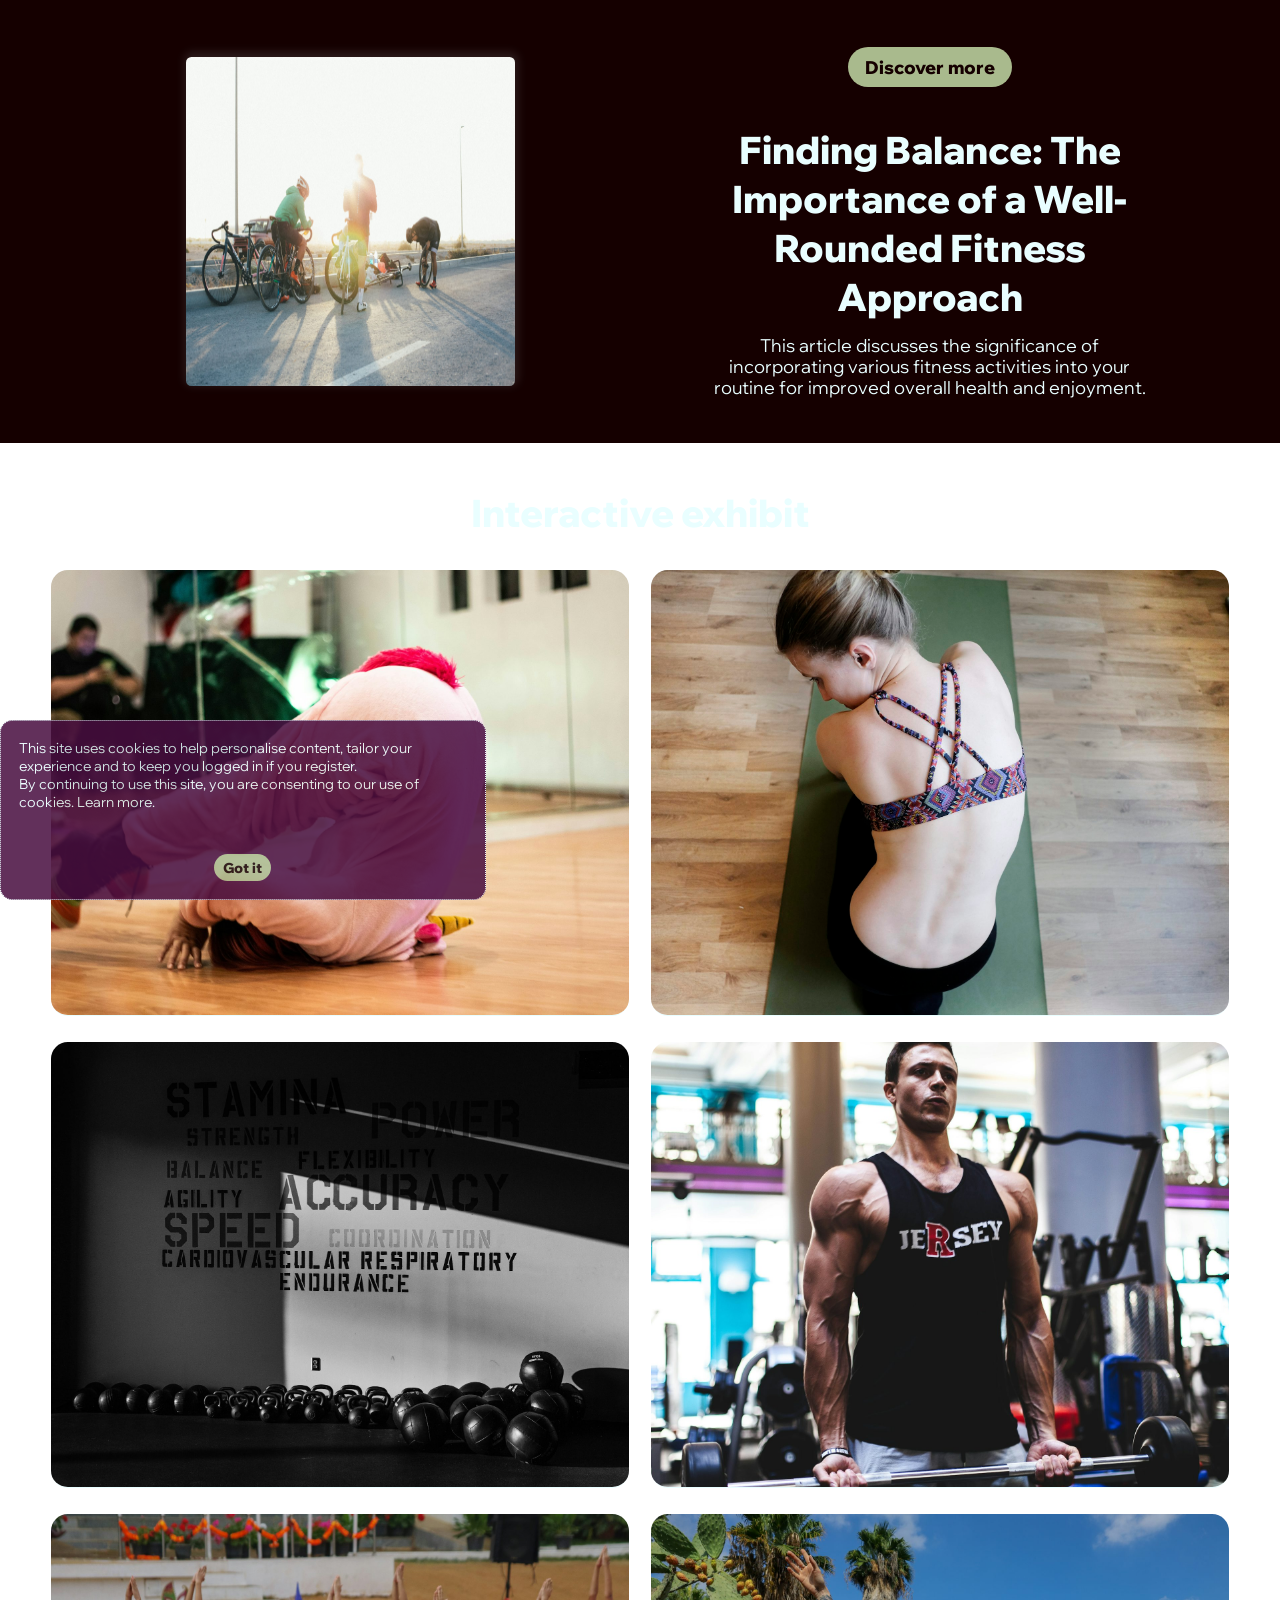
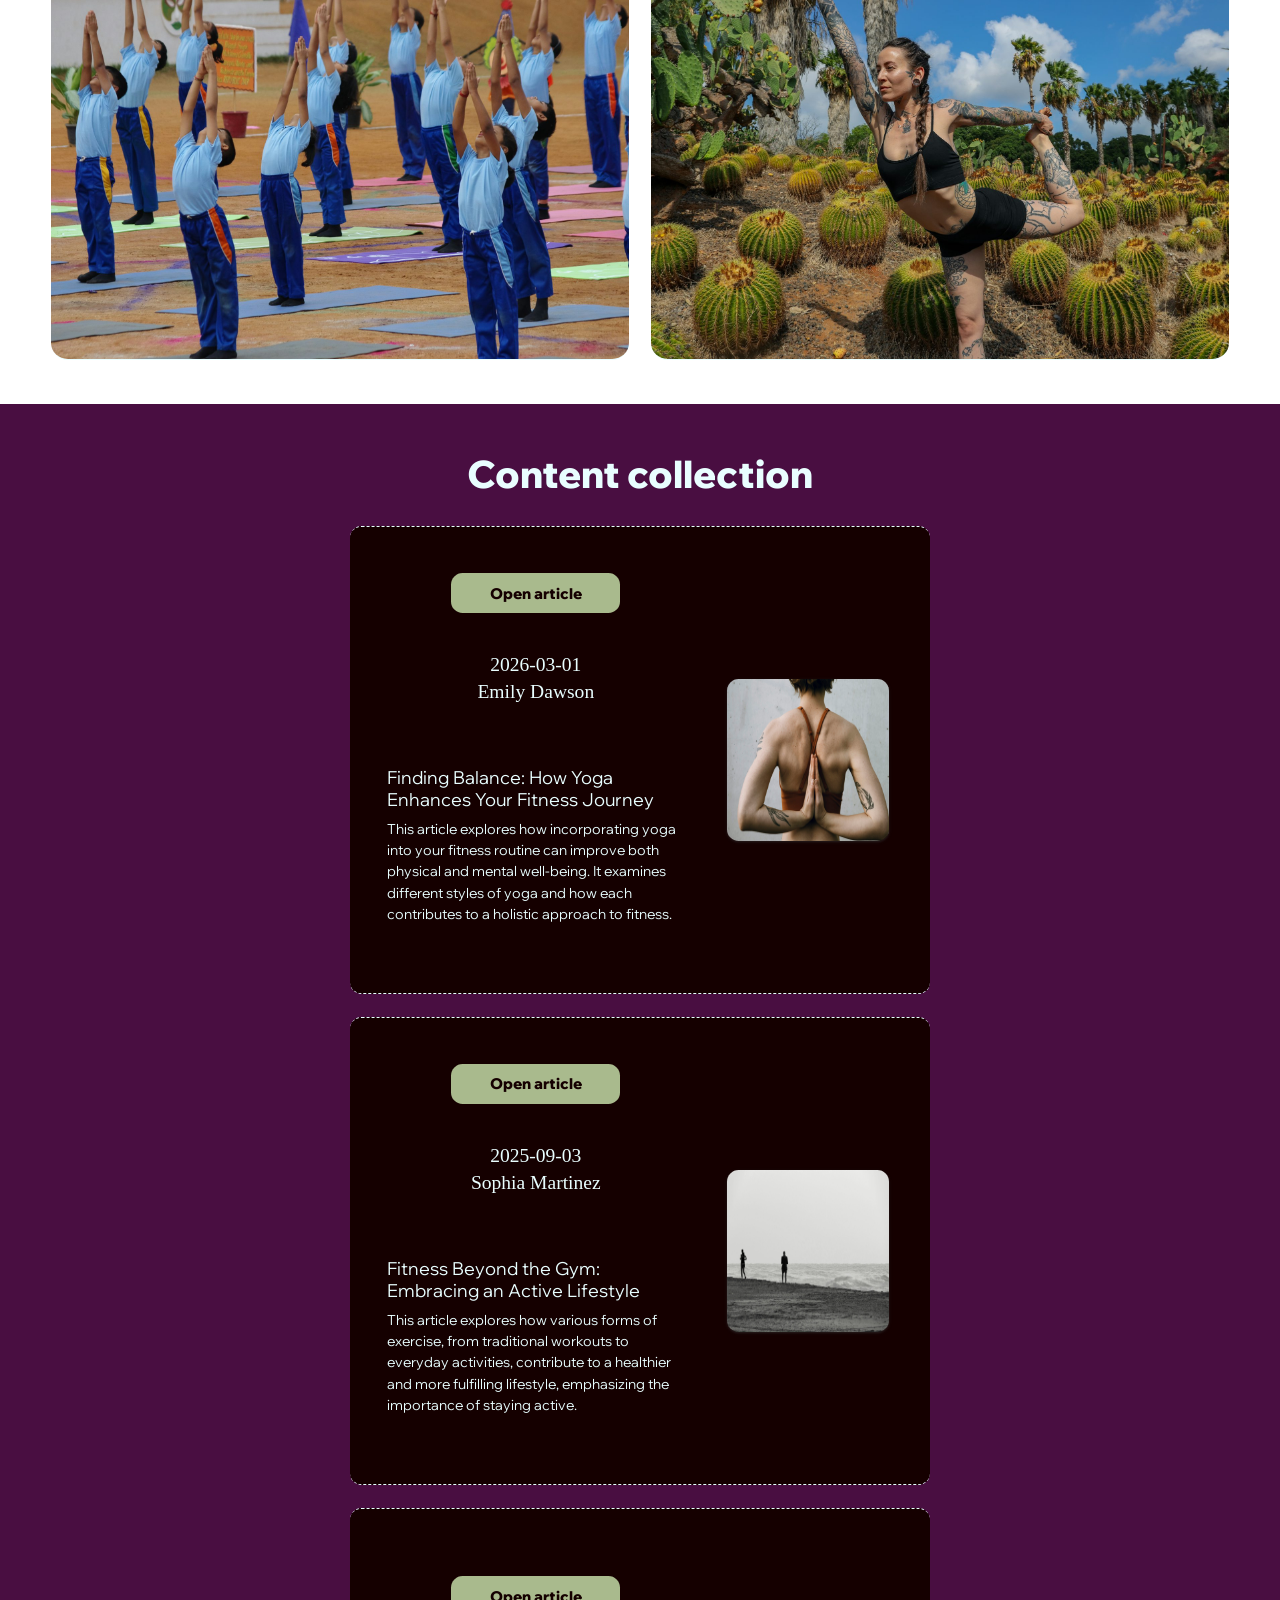
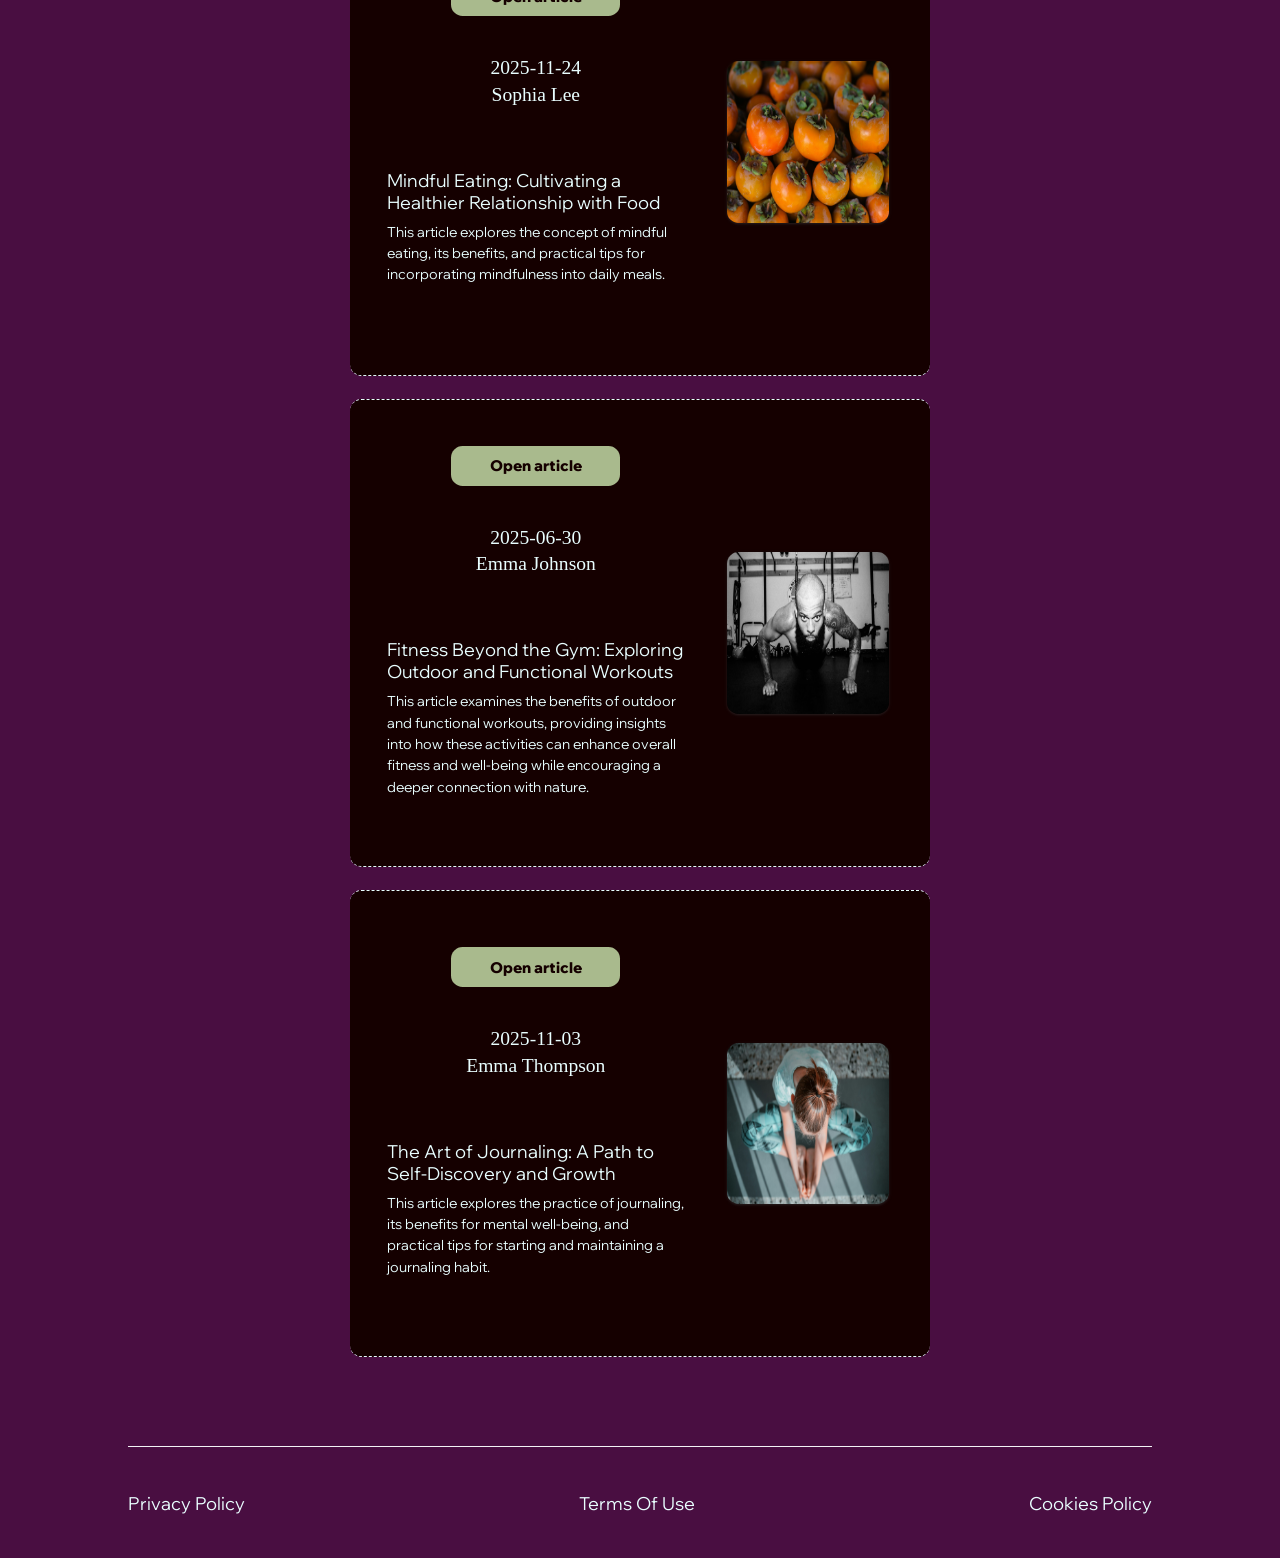
<file: index.html>
<html><head><meta charset="UTF-8" class="wrap-FwhPAiQyfyD"/><link rel="stylesheet" href="styles.css" class="lg-risPiiqbjIEpkQka"/><meta name="viewport" content="width=device-width,initial-scale=1,maximum-scale=1,user-scalable=no" class="md-gLBkzKumFuEef"/><meta name="referrer" content="no-referrer" class="subtitle-TszjMkmZTMn"/><style> @import url('https://fonts.googleapis.com/css2?family=Wix+Madefor+Display:wght@400..800&display=swap'); html,body{overflow-x: hidden;} *{margin:0;padding:0;} *::-webkit-scrollbar { background-color: #a9ba8d; border-radius: 40px; } *::-webkit-scrollbar-thumb { background-color: #490e41; border-radius: 40px; border: 3px solid #a9ba8d; } a{text-decoration:none} p,li{text-indent: calc(30vw/var(--resizer)*100)} ol{padding-left: calc(30vw/var(--resizer)*100)} h2{text-align: center;} input{outline: none;} #close:checked ~ section {display: none !important;} input::placeholder {color: inherit;} :root { --resizer: 1440; } @media screen and (max-width:414px) { :root { --resizer: 350; } } </style></head><body class="section-jbkWbfa"><main class="image-TZZrRwbN"><div class="wide-xomUydG"><div class="breadcrumbs-BzzUVqasneBPvTFK"><div class="preview-CcgxKDULfoodZBHe"><img src="./img/fb11a9dbc827be543ccf79104b422b3a6914d920.jpg" class="breadcrumbs-AmAyAUzXTaXykRGm"/></div></div><div class="image-WuKVqC"><div class="icon-gFjYZOqVzHpT"><a href="themelist0.html" class="wrap-ZGcLjtOImjFdI"><span class="md-NfqTRTeODQQXyv">Discover more</span></a></div><div class="narrow-vnSOJMorEc"><h3 class="active-tjykjSNWiLXhPe">Finding Balance: The Importance of a Well-Rounded Fitness Approach</h3><span class="subtitle-gIQsep">This article discusses the significance of incorporating various fitness activities into your routine for improved overall health and enjoyment.</span></div></div></div><div class="md-rjmbTuUVuZkpSQCa"><div class="small-jJcaMJ"><div class="current-KSvLcYFa"><h3 class="thumb-TnkMRp">Interactive exhibit</h3></div></div><div class="column-VxpFIvpgaDgfUVa"><div class="inner-GmmbexzSSYYjqz"><img src="./img/11dea11b1589a1ebd71030ba631a329adf74f40f.jpg" class="img-XbyUPIYOyCMJo"/><img src="./img/e84e2b83297fda55f2f34143b14ecce6ba02d254.jpg" class="xl-pVvaKD"/><img src="./img/381f3cd83dfcfcbfc23d514dfc2f52fb15411442.jpg" class="picture-YpMgqI"/><img src="./img/66c644abfaf64dcb7333b2ca1eb64796cc348929.jpg" class="subject-ChgwJKFSw"/><img src="./img/8d1eaff0db91fd8e224d29f903da78b4df2fbed7.jpg" class="big-fLGjaN"/><img src="./img/a3dd4937638536d048516924caae0db44f923fb3.jpg" class="big-kdbSZwhO"/></div></div></div><div class="active-YcAkLOkvtJv"><div class="all-MIFOGSgUON"><div class="wrapper-TsDyHBrO"><h3 class="sm-uNdGdOhobctwtAIY">Content collection</h3></div></div><div class="xs-VjSNvuW"><div class="button-ZhYEBIwI"><div class="medium-mAuzRXscSvZvV"><div class="current-pxjYFJFPGpWDEc"><a href="themelist1.html" class="title-eBxGLxMWk"><span class="userpic-XtDyQDmmSk">Open article</span></a></div><div class="xl-kjdPZOajkEDLZ"><div class="active-tNGDkkOg"><div class="page-KroleCGzrxitAi"><span class="picture-YuURBn">2026-03-01</span></div></div><div class="tooltip-VmKGOAOBQS"><div class="active-wvBkUGaJSilaW"><span class="btn-lSvffXxsxRQO">Emily Dawson</span></div></div></div><div class="page-jTTDnYdodXZEPc"><h5 class="xs-VkvbLLgMMljLYm">Finding Balance: How Yoga Enhances Your Fitness Journey</h5><div class="breadcrumbs-NRzARs"><span class="wrap-DBjGAd">This article explores how incorporating yoga into your fitness routine can improve both physical and mental well-being. It examines different styles of yoga and how each contributes to a holistic approach to fitness.</span></div></div></div><div class="img-KynVpLvrnP"><div class="icon-NTGnAXwIADU"><img src="./img/eff4d4d095a666ec8011e39d72dd56ffc1c5e3b9.jpg" class="grid-xftUcWsSJwjzhkCP"/></div></div></div><div class="tagline-JmbRNmvsphSfqIJ"><div class="box-CMleAyIlKXiiP"><div class="thumbnail-STwGiiBQq"><a href="themelist2.html" class="img-grWcWhAVHvsEZBox"><span class="large-UyOmIhxSNHllyK">Open article</span></a></div><div class="medium-rKVQXCSIIVfUccpF"><div class="btn-KKZeCmRL"><div class="sidebar-USunaZNO"><span class="thumbnail-paDEmPDFZxxi">2025-09-03</span></div></div><div class="page-gloeqe"><div class="sidebar-tFxMLSqvqWGvVbRs"><span class="all-mQnHugGFCqsXRrnV">Sophia Martinez</span></div></div></div><div class="img-AgpsLT"><h5 class="xs-LbftswFIebTbnxoj">Fitness Beyond the Gym: Embracing an Active Lifestyle</h5><div class="col-OssvemVpY"><span class="md-WkgHKtiMftGlSUoc">This article explores how various forms of exercise, from traditional workouts to everyday activities, contribute to a healthier and more fulfilling lifestyle, emphasizing the importance of staying active.</span></div></div></div><div class="section-bRlGzH"><div class="tooltip-KWqOFiHPxpV"><img src="./img/ad42b3585143b9726c270344eab1abdd9686f4ab.jpg" class="holder-huxiVGXcWkVV"/></div></div></div><div class="inner-NeyFpbrUekVL"><div class="preview-cPYAOvZPd"><div class="breadcrumbs-icMUGccTgfbKMxcN"><a href="themelist3.html" class="narrow-pvOgcpMusmWSw"><span class="tooltip-DyTwBip">Open article</span></a></div><div class="img-mbMOwFnNW"><div class="sm-rNXfdD"><div class="control-gpTcUVJzBmbhy"><span class="page-pOwhUbCF">2025-11-24</span></div></div><div class="small-xuFXTwkZ"><div class="lg-iUporHxGQiqDQdW"><span class="control-eqMFSWLY">Sophia Lee</span></div></div></div><div class="wide-MsHPFThmZIsmoJT"><h5 class="tooltip-RDSXtBtTY">Mindful Eating: Cultivating a Healthier Relationship with Food</h5><div class="container-BdDwbebAwx"><span class="widget-EcDgNCsJZSwe">This article explores the concept of mindful eating, its benefits, and practical tips for incorporating mindfulness into daily meals.</span></div></div></div><div class="breadcrumbs-UApNrhNy"><div class="medium-FzUQnJzyhgbLm"><img src="./img/c05fad57460212107e6ed11560aba518360eab44.jpg" class="xl-jOfqeIUvRYTyGFH"/></div></div></div><div class="xs-DVjSmfqnzaHQT"><div class="small-tTkwrmknhnXR"><div class="aside-rWyoejEig"><a href="themelist4.html" class="all-qmICtrndNuAML"><span class="current-mVNQTdipeAxz">Open article</span></a></div><div class="row-oJUOJJhqIoLn"><div class="tiny-kiQhby"><div class="big-ikdwbnJx"><span class="xs-xOKkiORNnYUgJ">2025-06-30</span></div></div><div class="heading-IsGbFdi"><div class="preview-mEnBhjAV"><span class="headline-kxIYcsg">Emma Johnson</span></div></div></div><div class="small-uWlLhhWZ"><h5 class="sm-WkdMwWuLYxqjeR">Fitness Beyond the Gym: Exploring Outdoor and Functional Workouts</h5><div class="container-KliEXwXVBOyf"><span class="active-hkzvjUB">This article examines the benefits of outdoor and functional workouts, providing insights into how these activities can enhance overall fitness and well-being while encouraging a deeper connection with nature.</span></div></div></div><div class="lg-CcmgOTiNhQRzrz"><div class="desc-FwiFjtMgDvIX"><img src="./img/7c8e7b092b5a1b284d129c3c209c195c111bea5e.jpg" class="userpic-ZmOmWKDknZKwTk"/></div></div></div><div class="picture-aBiXfnTUOJeMqYwW"><div class="sm-ywMKtefoKufDF"><div class="pic-IPDCDzIiR"><a href="themelist5.html" class="col-weRqTBQXOIYgre"><span class="wrapper-VUEYvq">Open article</span></a></div><div class="grid-eObHOJe"><div class="text-zPpPet"><div class="row-UIPdnzbMeR"><span class="current-hEOscIhGYWtmt">2025-11-03</span></div></div><div class="col-eLBhNm"><div class="column-tngxXlqO"><span class="lg-AZLZJfUJd">Emma Thompson</span></div></div></div><div class="caption-UYqwavGjlRZpn"><h5 class="grid-dJVkVQdvdeTKD">The Art of Journaling: A Path to Self-Discovery and Growth</h5><div class="icon-TrRnBcZdvmqyGmkO"><span class="tagline-UCqmfiwEEaSSyQA">This article explores the practice of journaling, its benefits for mental well-being, and practical tips for starting and maintaining a journaling habit.</span></div></div></div><div class="tagline-BZTlws"><div class="img-RdgEMjqJI"><img src="./img/d3065df25fda43ef0ecd89e1154d910217148a04.jpg" class="headline-yscGUC"/></div></div></div></div></div></main><footer class="lg-aABEmY"><div class="content-eVZyPsTMsuBJFGky"><a href="./privacy_policy.html" class="active-CNQsrumPONMtsWxr">Privacy Policy</a><a href="./terms_of_use.html" class="active-ZwkJJkD">Terms Of Use</a><a href="./cookie_policy.html" class="page-FytbWElctB">Cookies Policy</a></div></footer><input type="checkbox" id="close" class="wrapper-OYHkOWfWhmaTLN"/><section class="widget-iyiQGrEDHS"><div class="more-WjzHFl"><span class="avatar-ubAAjRTYXQ">This site uses cookies to help personalise content, tailor your experience and to keep you logged in if you register.<br>By continuing to use this site, you are consenting to our use of cookies. Learn more.</span></div><div class="text-WJQFemBYh"><div class="subject-EcVWQZSyC"><label for="close" class="sm-ShJGCOem"><span class="icon-jrPXEbTq">Got it</span></label></div></div></section></body></html>
</file>
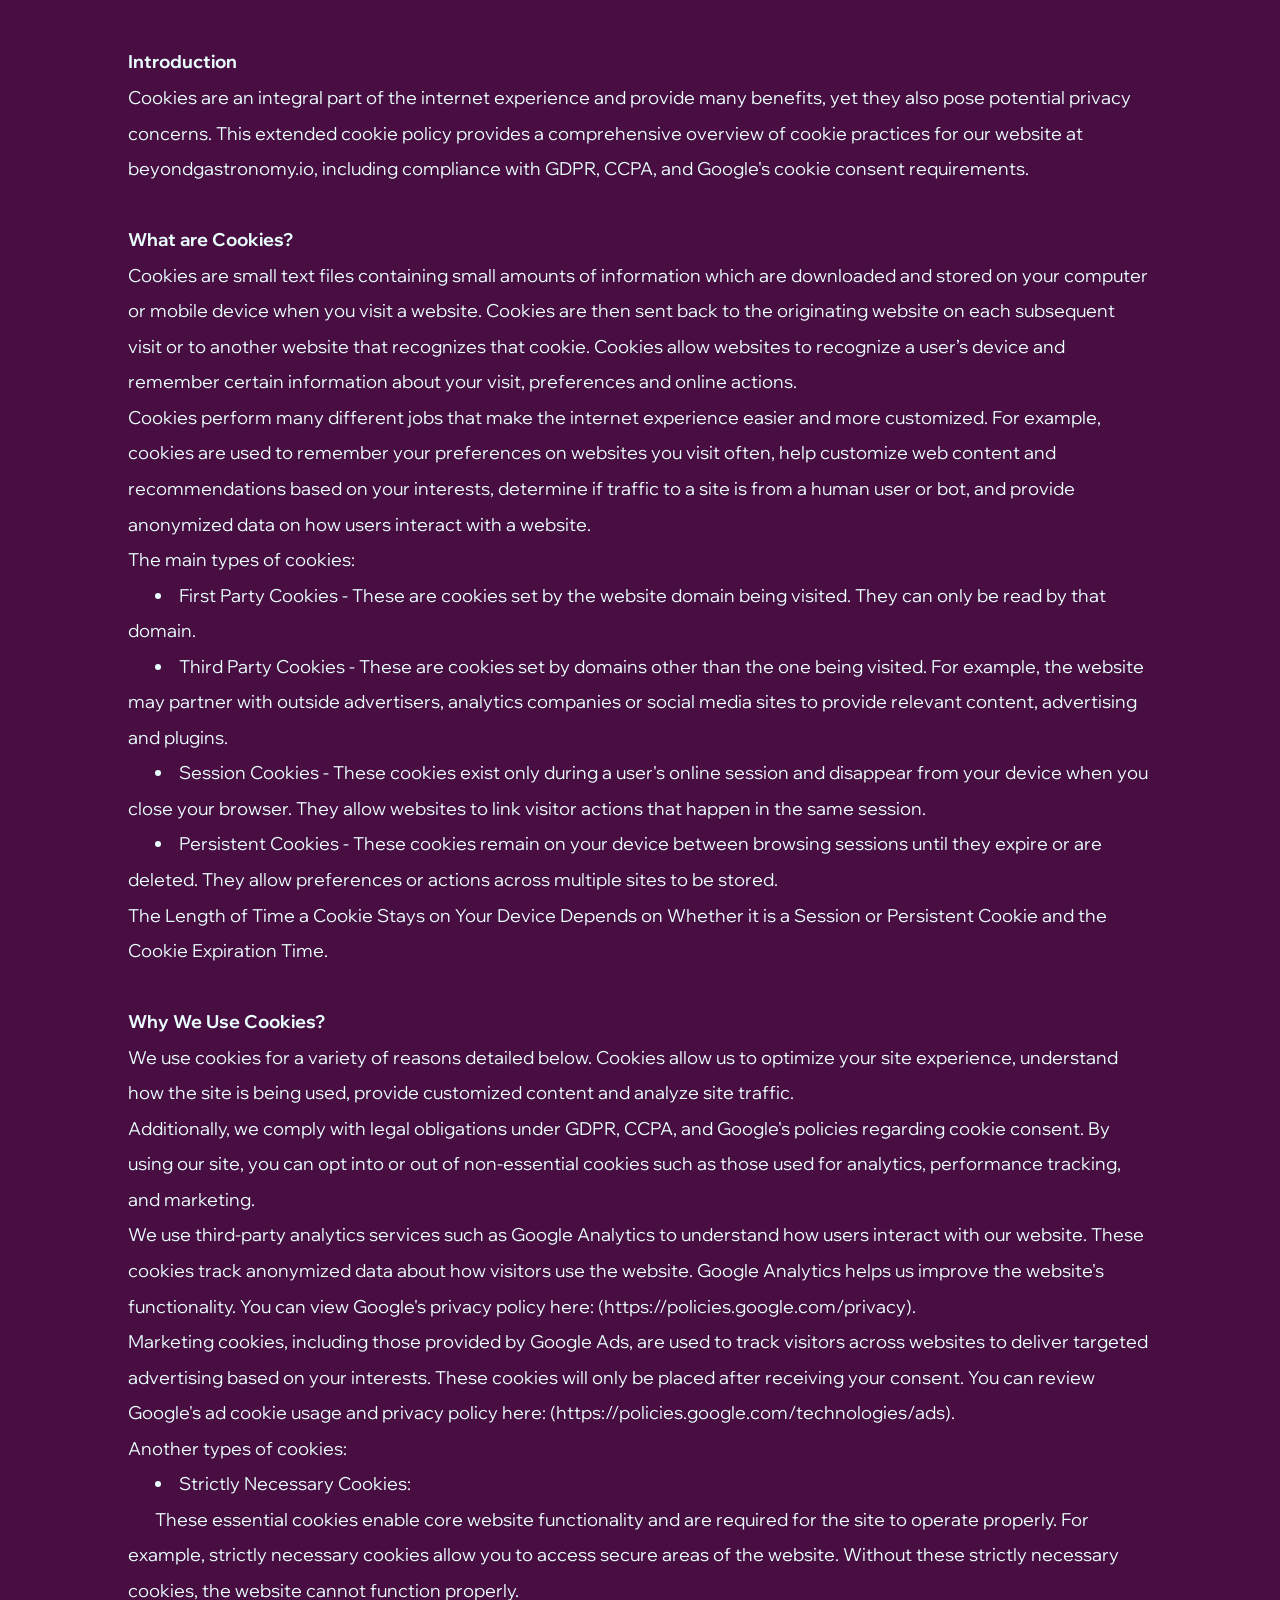
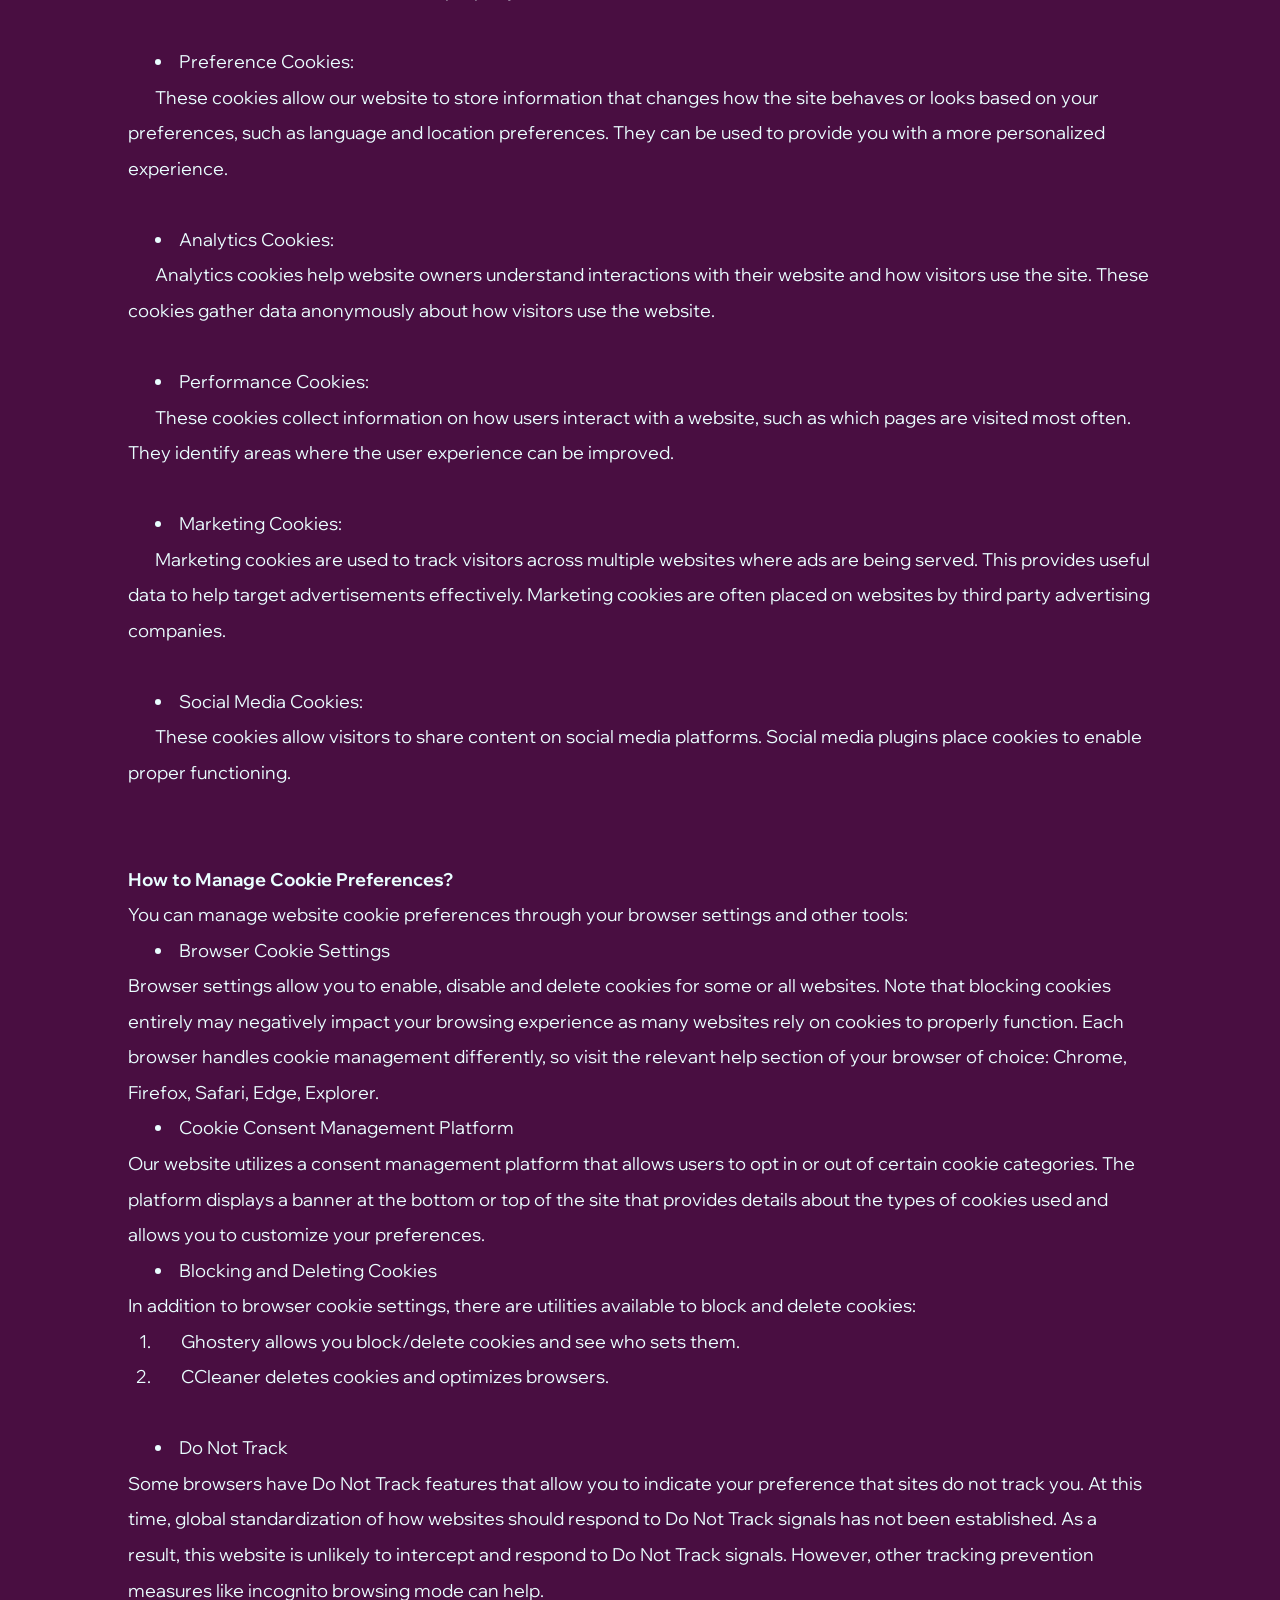
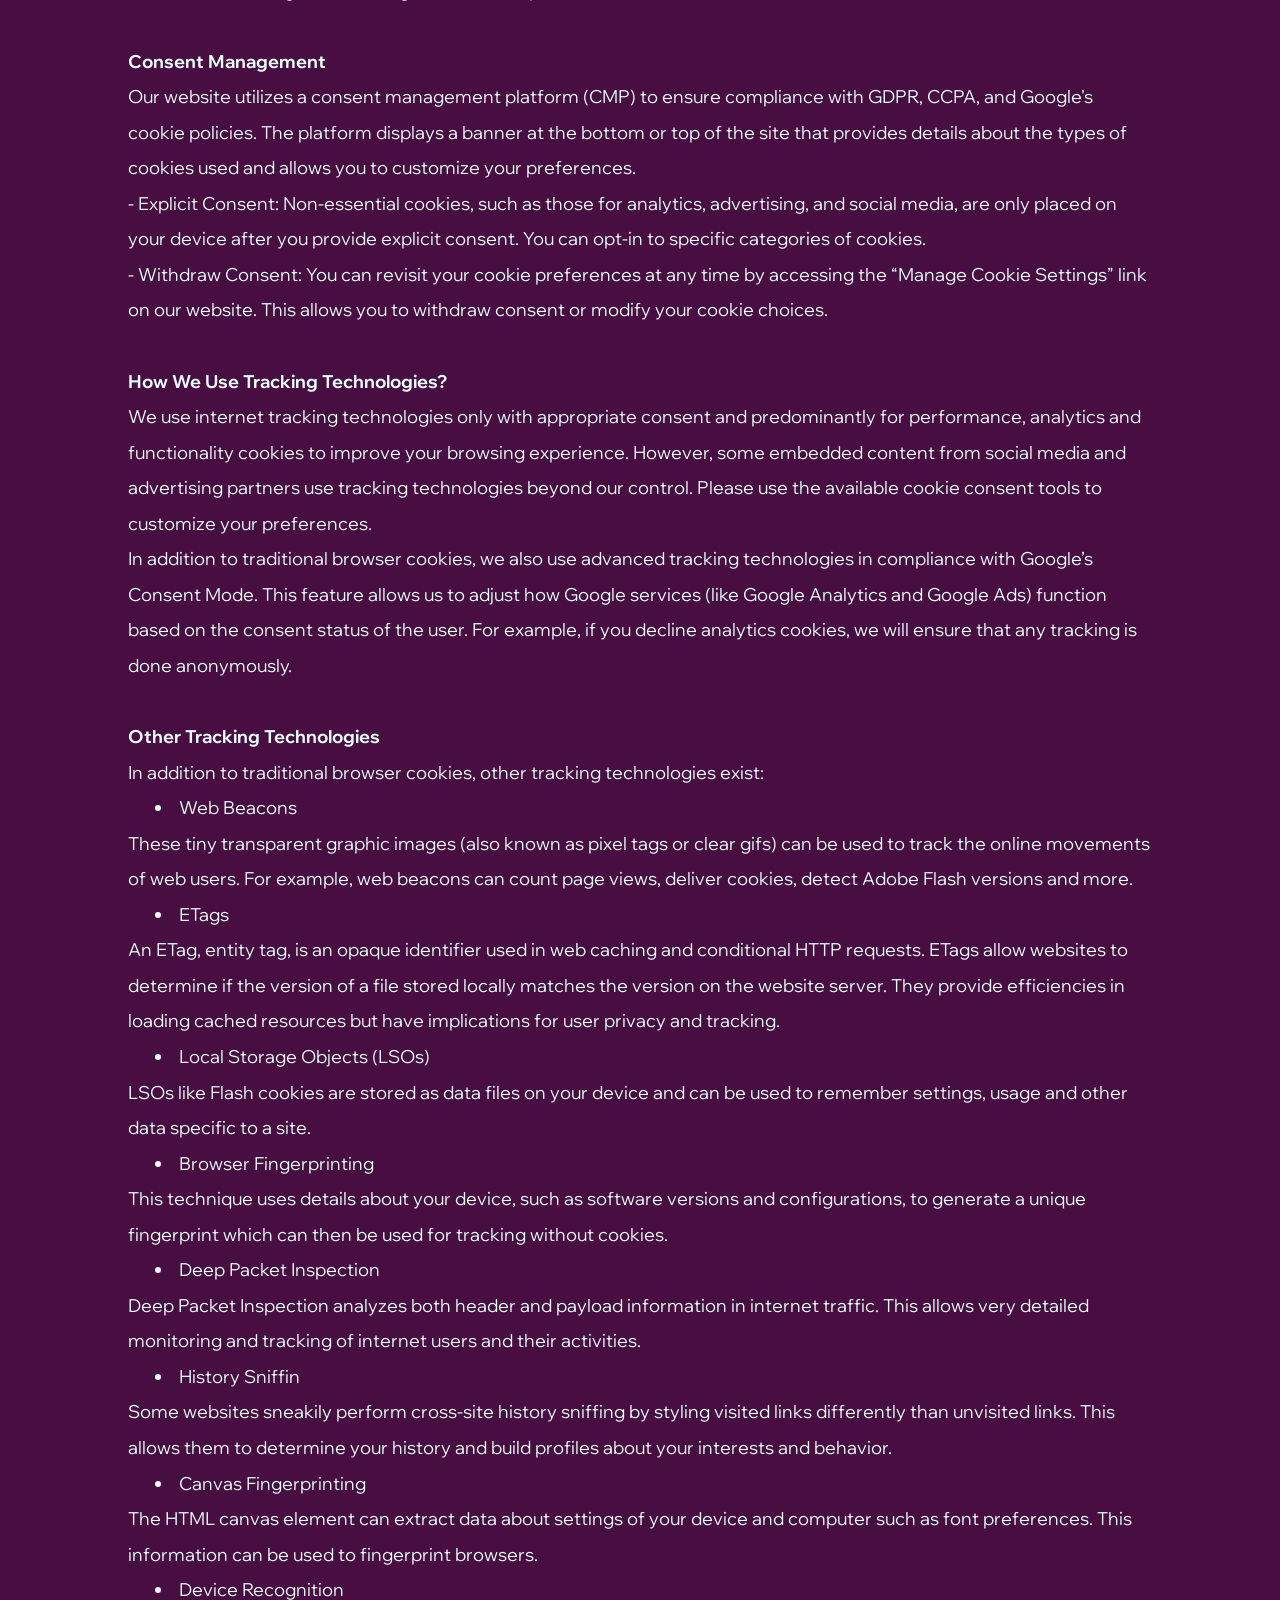
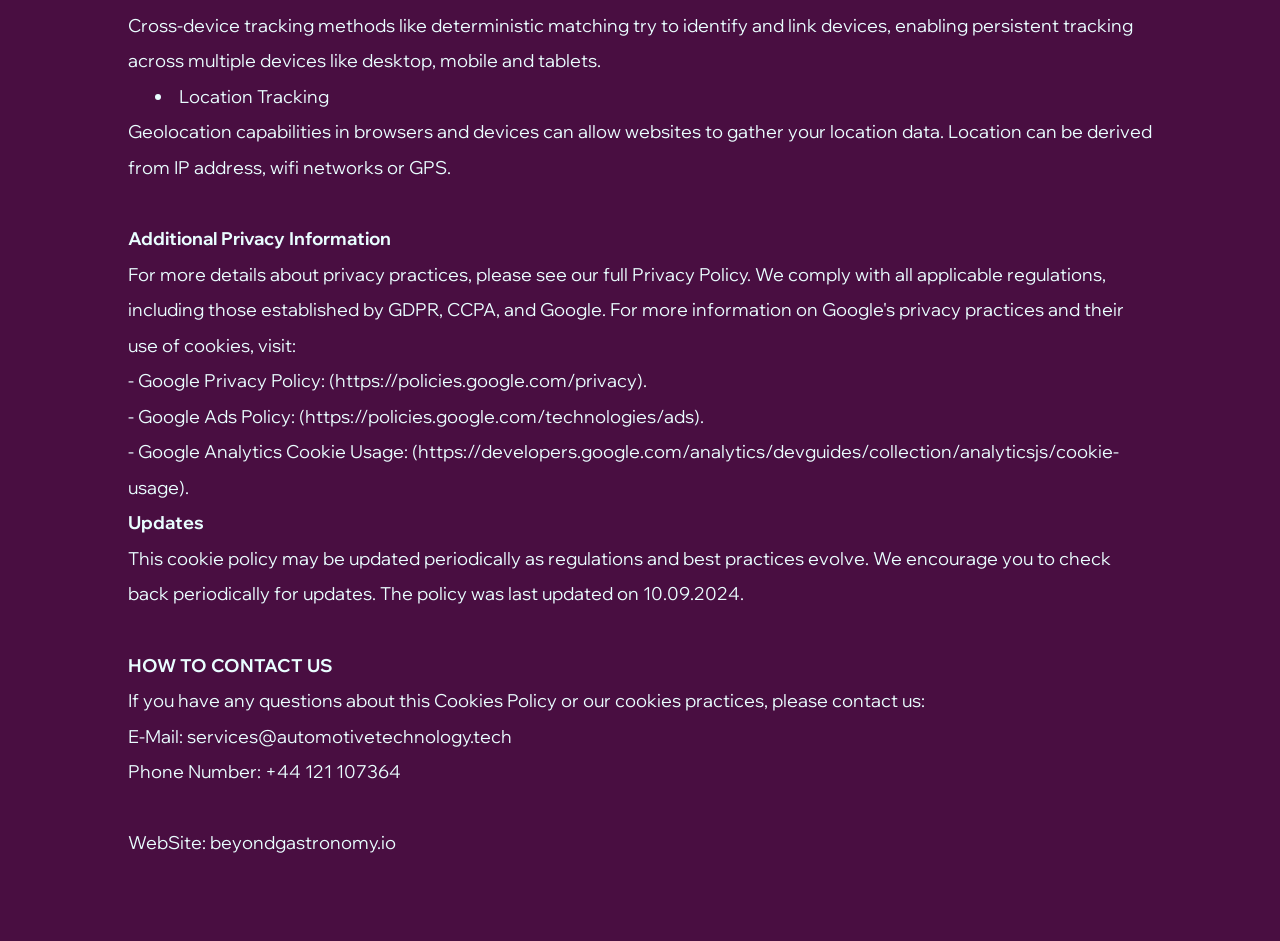
<file: cookie_policy.html>
<html><head><meta charset="UTF-8" class="inner-MjGQBIexabca"/><link rel="stylesheet" href="styles.css" class="page-RUYrpfaOcCAI"/><meta name="viewport" content="width=device-width,initial-scale=1,maximum-scale=1,user-scalable=no" class="page-omZMHKc"/><meta name="referrer" content="no-referrer" class="content-rSHrmUsbe"/><style> @import url('https://fonts.googleapis.com/css2?family=Wix+Madefor+Display:wght@400..800&display=swap'); html,body{overflow-x: hidden;} *{margin:0;padding:0;} *::-webkit-scrollbar { background-color: #a9ba8d; border-radius: 40px; } *::-webkit-scrollbar-thumb { background-color: #490e41; border-radius: 40px; border: 3px solid #a9ba8d; } a{text-decoration:none} p,li{text-indent: calc(30vw/var(--resizer)*100)} ol{padding-left: calc(30vw/var(--resizer)*100)} h2{text-align: center;} input{outline: none;} #close:checked ~ section {display: none !important;} input::placeholder {color: inherit;} :root { --resizer: 1440; } @media screen and (max-width:414px) { :root { --resizer: 350; } } </style></head><body class="image-bAXJeGuG"><div class="picture-ZQDVgELwstvvu"><span class="xl-LvhtbyFv"> <b>Introduction</b><br>Cookies are an integral part of the internet experience and provide many benefits, yet they also pose potential privacy concerns. This extended cookie policy provides a comprehensive overview of cookie practices for our website at beyondgastronomy.io, including compliance with GDPR, CCPA, and Google's cookie consent requirements.<br> <br> <b>What are Cookies?</b><br>Cookies are small text files containing small amounts of information which are downloaded and stored on your computer or mobile device when you visit a website. Cookies are then sent back to the originating website on each subsequent visit or to another website that recognizes that cookie. Cookies allow websites to recognize a user’s device and remember certain information about your visit, preferences and online actions.<br>Cookies perform many different jobs that make the internet experience easier and more customized. For example, cookies are used to remember your preferences on websites you visit often, help customize web content and recommendations based on your interests, determine if traffic to a site is from a human user or bot, and provide anonymized data on how users interact with a website.<br>The main types of cookies:<br> <li>First Party Cookies - These are cookies set by the website domain being visited. They can only be read by that domain.</li> <li>Third Party Cookies - These are cookies set by domains other than the one being visited. For example, the website may partner with outside advertisers, analytics companies or social media sites to provide relevant content, advertising and plugins.</li> <li>Session Cookies - These cookies exist only during a user's online session and disappear from your device when you close your browser. They allow websites to link visitor actions that happen in the same session.</li> <li>Persistent Cookies - These cookies remain on your device between browsing sessions until they expire or are deleted. They allow preferences or actions across multiple sites to be stored.</li>The Length of Time a Cookie Stays on Your Device Depends on Whether it is a Session or Persistent Cookie and the Cookie Expiration Time.<br> <br> <b>Why We Use Cookies?</b><br>We use cookies for a variety of reasons detailed below. Cookies allow us to optimize your site experience, understand how the site is being used, provide customized content and analyze site traffic.<br>Additionally, we comply with legal obligations under GDPR, CCPA, and Google's policies regarding cookie consent. By using our site, you can opt into or out of non-essential cookies such as those used for analytics, performance tracking, and marketing.<br>We use third-party analytics services such as Google Analytics to understand how users interact with our website. These cookies track anonymized data about how visitors use the website. Google Analytics helps us improve the website's functionality. You can view Google's privacy policy here: (https://policies.google.com/privacy).<br>Marketing cookies, including those provided by Google Ads, are used to track visitors across websites to deliver targeted advertising based on your interests. These cookies will only be placed after receiving your consent. You can review Google's ad cookie usage and privacy policy here: (https://policies.google.com/technologies/ads).<br>Another types of cookies:<br> <li>Strictly Necessary Cookies:</li> <p>These essential cookies enable core website functionality and are required for the site to operate properly. For example, strictly necessary cookies allow you to access secure areas of the website. Without these strictly necessary cookies, the website cannot function properly.</p><br> <li>Preference Cookies:</li> <p>These cookies allow our website to store information that changes how the site behaves or looks based on your preferences, such as language and location preferences. They can be used to provide you with a more personalized experience.</p><br> <li>Analytics Cookies:</li> <p>Analytics cookies help website owners understand interactions with their website and how visitors use the site. These cookies gather data anonymously about how visitors use the website.</p><br> <li>Performance Cookies:</li> <p>These cookies collect information on how users interact with a website, such as which pages are visited most often. They identify areas where the user experience can be improved.</p><br> <li>Marketing Cookies:</li> <p>Marketing cookies are used to track visitors across multiple websites where ads are being served. This provides useful data to help target advertisements effectively. Marketing cookies are often placed on websites by third party advertising companies.</p><br> <li>Social Media Cookies:</li> <p>These cookies allow visitors to share content on social media platforms. Social media plugins place cookies to enable proper functioning.</p><br> <br> <b>How to Manage Cookie Preferences?</b><br>You can manage website cookie preferences through your browser settings and other tools:<br> <li>Browser Cookie Settings</li>Browser settings allow you to enable, disable and delete cookies for some or all websites. Note that blocking cookies entirely may negatively impact your browsing experience as many websites rely on cookies to properly function. Each browser handles cookie management differently, so visit the relevant help section of your browser of choice: Chrome, Firefox, Safari, Edge, Explorer.<br> <li>Cookie Consent Management Platform</li>Our website utilizes a consent management platform that allows users to opt in or out of certain cookie categories. The platform displays a banner at the bottom or top of the site that provides details about the types of cookies used and allows you to customize your preferences.<br> <li>Blocking and Deleting Cookies</li>In addition to browser cookie settings, there are utilities available to block and delete cookies:<br> <ol> <li>Ghostery allows you block/delete cookies and see who sets them.</li> <li>CCleaner deletes cookies and optimizes browsers.</li> </ol> <br> <li>Do Not Track</li>Some browsers have Do Not Track features that allow you to indicate your preference that sites do not track you. At this time, global standardization of how websites should respond to Do Not Track signals has not been established. As a result, this website is unlikely to intercept and respond to Do Not Track signals. However, other tracking prevention measures like incognito browsing mode can help.<br> <br> <b>Consent Management</b><br>Our website utilizes a consent management platform (CMP) to ensure compliance with GDPR, CCPA, and Google's cookie policies. The platform displays a banner at the bottom or top of the site that provides details about the types of cookies used and allows you to customize your preferences.<br>- Explicit Consent: Non-essential cookies, such as those for analytics, advertising, and social media, are only placed on your device after you provide explicit consent. You can opt-in to specific categories of cookies.<br>- Withdraw Consent: You can revisit your cookie preferences at any time by accessing the “Manage Cookie Settings” link on our website. This allows you to withdraw consent or modify your cookie choices.<br> <br> <b>How We Use Tracking Technologies?</b><br>We use internet tracking technologies only with appropriate consent and predominantly for performance, analytics and functionality cookies to improve your browsing experience. However, some embedded content from social media and advertising partners use tracking technologies beyond our control. Please use the available cookie consent tools to customize your preferences.<br>In addition to traditional browser cookies, we also use advanced tracking technologies in compliance with Google’s Consent Mode. This feature allows us to adjust how Google services (like Google Analytics and Google Ads) function based on the consent status of the user. For example, if you decline analytics cookies, we will ensure that any tracking is done anonymously.<br> <br> <b>Other Tracking Technologies</b><br>In addition to traditional browser cookies, other tracking technologies exist:<br> <li>Web Beacons</li>These tiny transparent graphic images (also known as pixel tags or clear gifs) can be used to track the online movements of web users. For example, web beacons can count page views, deliver cookies, detect Adobe Flash versions and more.<br> <li>ETags</li>An ETag, entity tag, is an opaque identifier used in web caching and conditional HTTP requests. ETags allow websites to determine if the version of a file stored locally matches the version on the website server. They provide efficiencies in loading cached resources but have implications for user privacy and tracking.<br> <li>Local Storage Objects (LSOs)</li>LSOs like Flash cookies are stored as data files on your device and can be used to remember settings, usage and other data specific to a site.<br> <li>Browser Fingerprinting</li>This technique uses details about your device, such as software versions and configurations, to generate a unique fingerprint which can then be used for tracking without cookies.<br> <li>Deep Packet Inspection</li>Deep Packet Inspection analyzes both header and payload information in internet traffic. This allows very detailed monitoring and tracking of internet users and their activities.<br> <li>History Sniffin</li>Some websites sneakily perform cross-site history sniffing by styling visited links differently than unvisited links. This allows them to determine your history and build profiles about your interests and behavior.<br> <li>Canvas Fingerprinting</li>The HTML canvas element can extract data about settings of your device and computer such as font preferences. This information can be used to fingerprint browsers.<br> <li>Device Recognition</li>Cross-device tracking methods like deterministic matching try to identify and link devices, enabling persistent tracking across multiple devices like desktop, mobile and tablets.<br> <li>Location Tracking</li>Geolocation capabilities in browsers and devices can allow websites to gather your location data. Location can be derived from IP address, wifi networks or GPS.<br> <br> <b>Additional Privacy Information</b><br>For more details about privacy practices, please see our full Privacy Policy. We comply with all applicable regulations, including those established by GDPR, CCPA, and Google. For more information on Google's privacy practices and their use of cookies, visit:<br>- Google Privacy Policy: (https://policies.google.com/privacy).<br>- Google Ads Policy: (https://policies.google.com/technologies/ads).<br>- Google Analytics Cookie Usage: (https://developers.google.com/analytics/devguides/collection/analyticsjs/cookie-usage).<br> <b>Updates</b><br>This cookie policy may be updated periodically as regulations and best practices evolve. We encourage you to check back periodically for updates. The policy was last updated on 10.09.2024.<br> <br> <b>HOW TO CONTACT US</b><br>If you have any questions about this Cookies Policy or our cookies practices, please contact us:<br>E-Mail: services@automotivetechnology.tech<br>Phone Number: +44 121 107364<br> <br>WebSite: beyondgastronomy.io<br> <br></span></div></body></html>
</file>
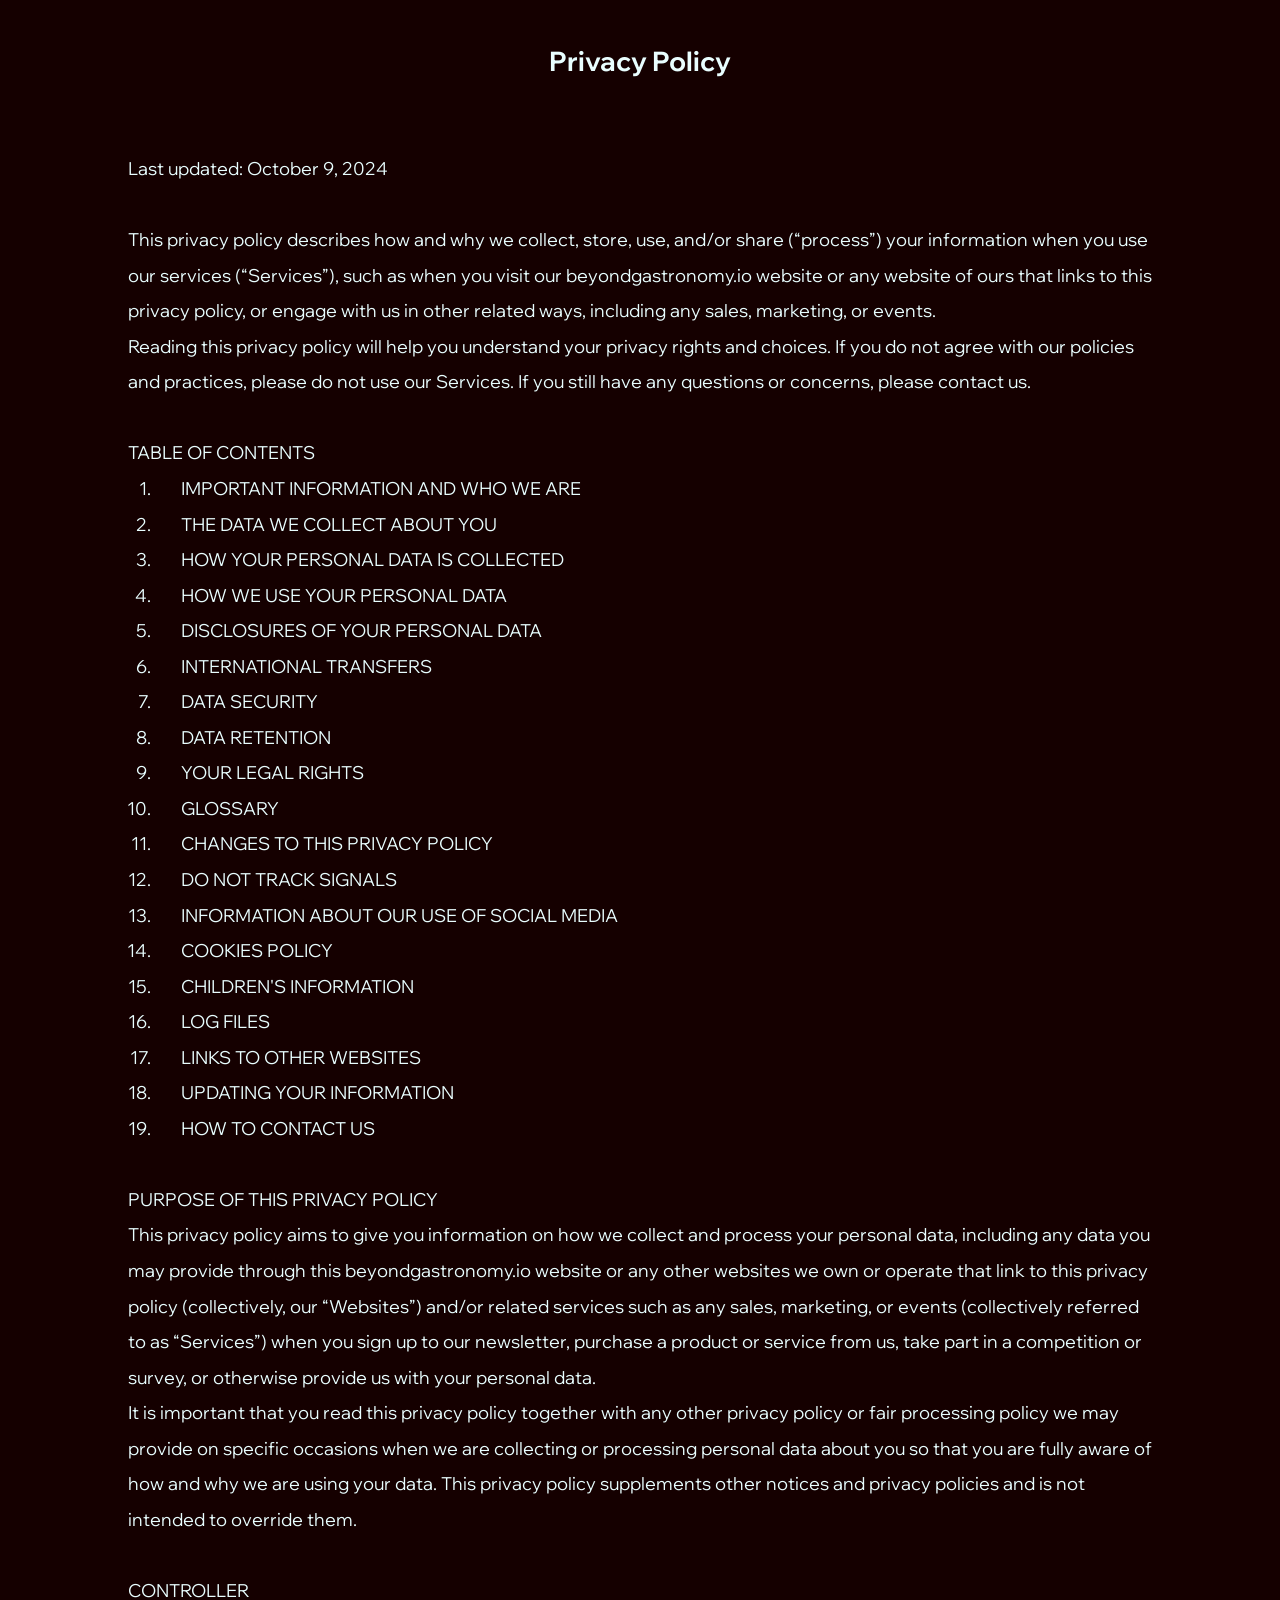
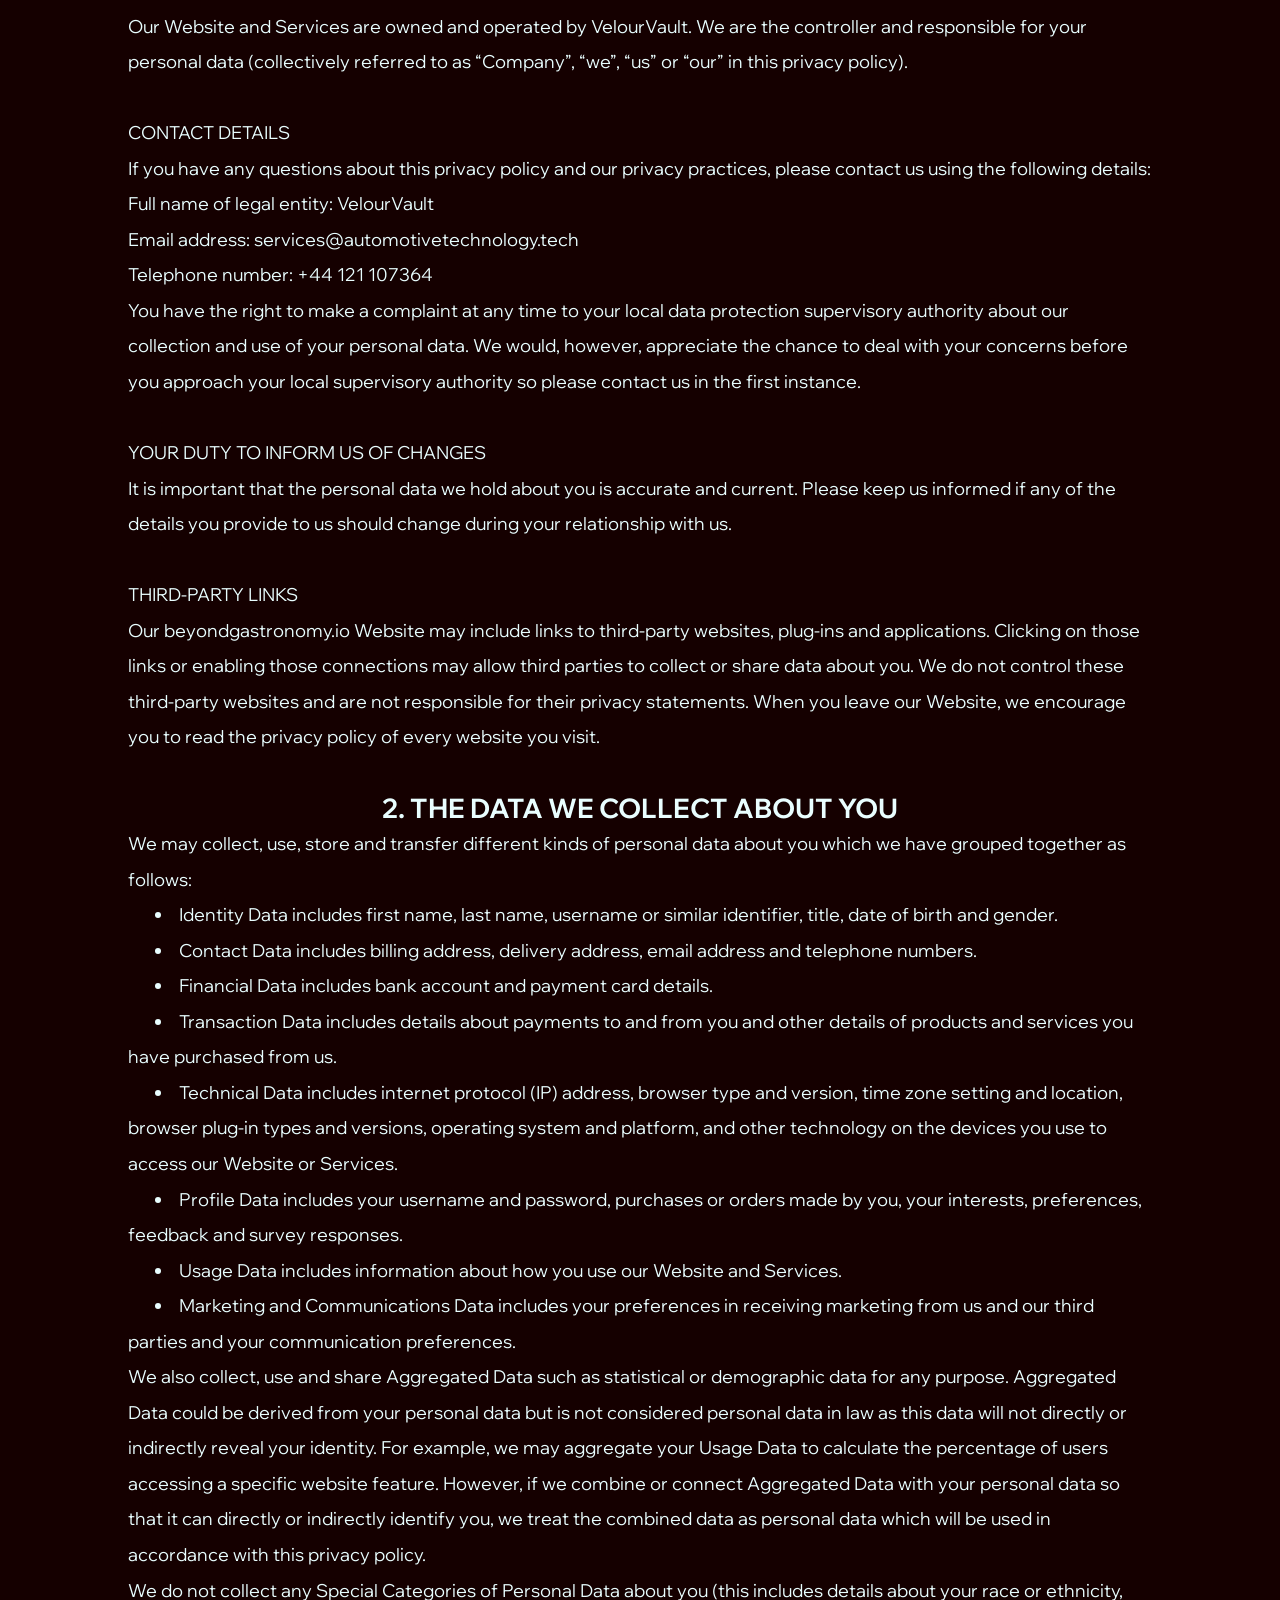
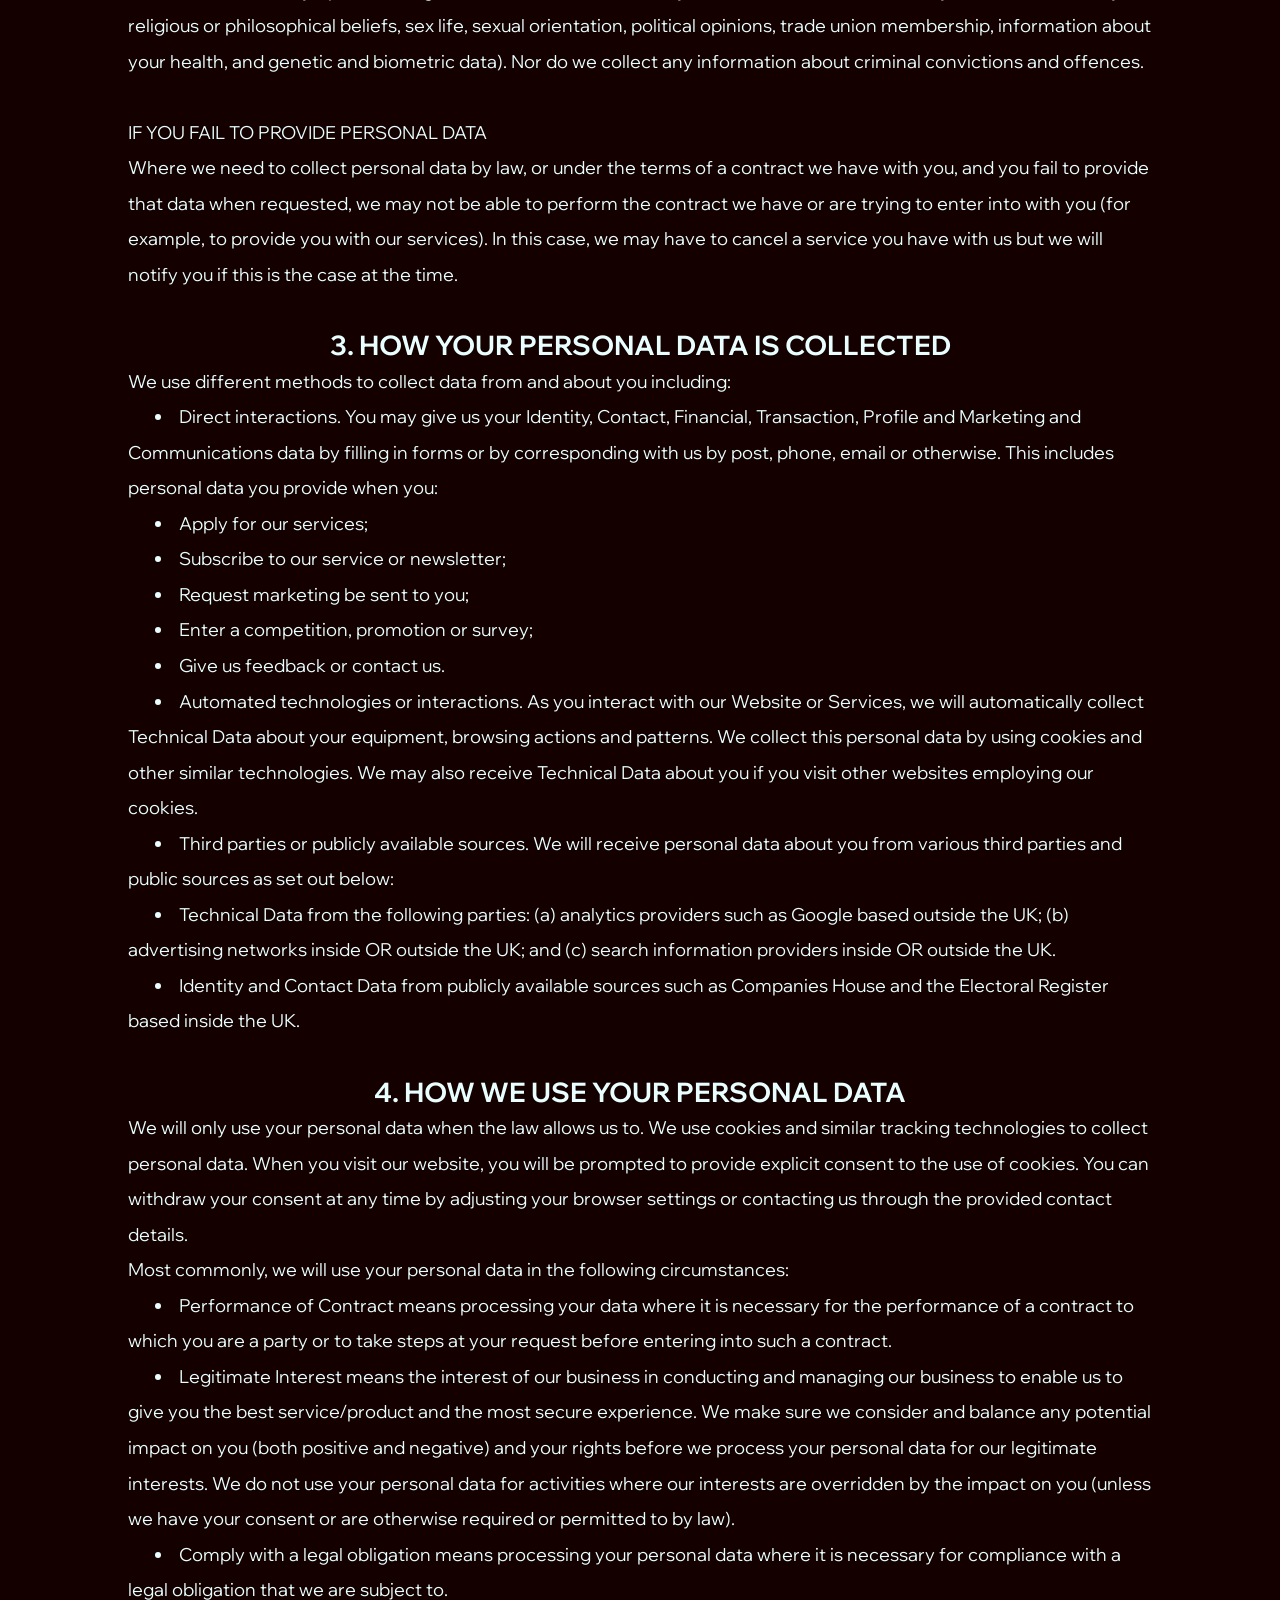
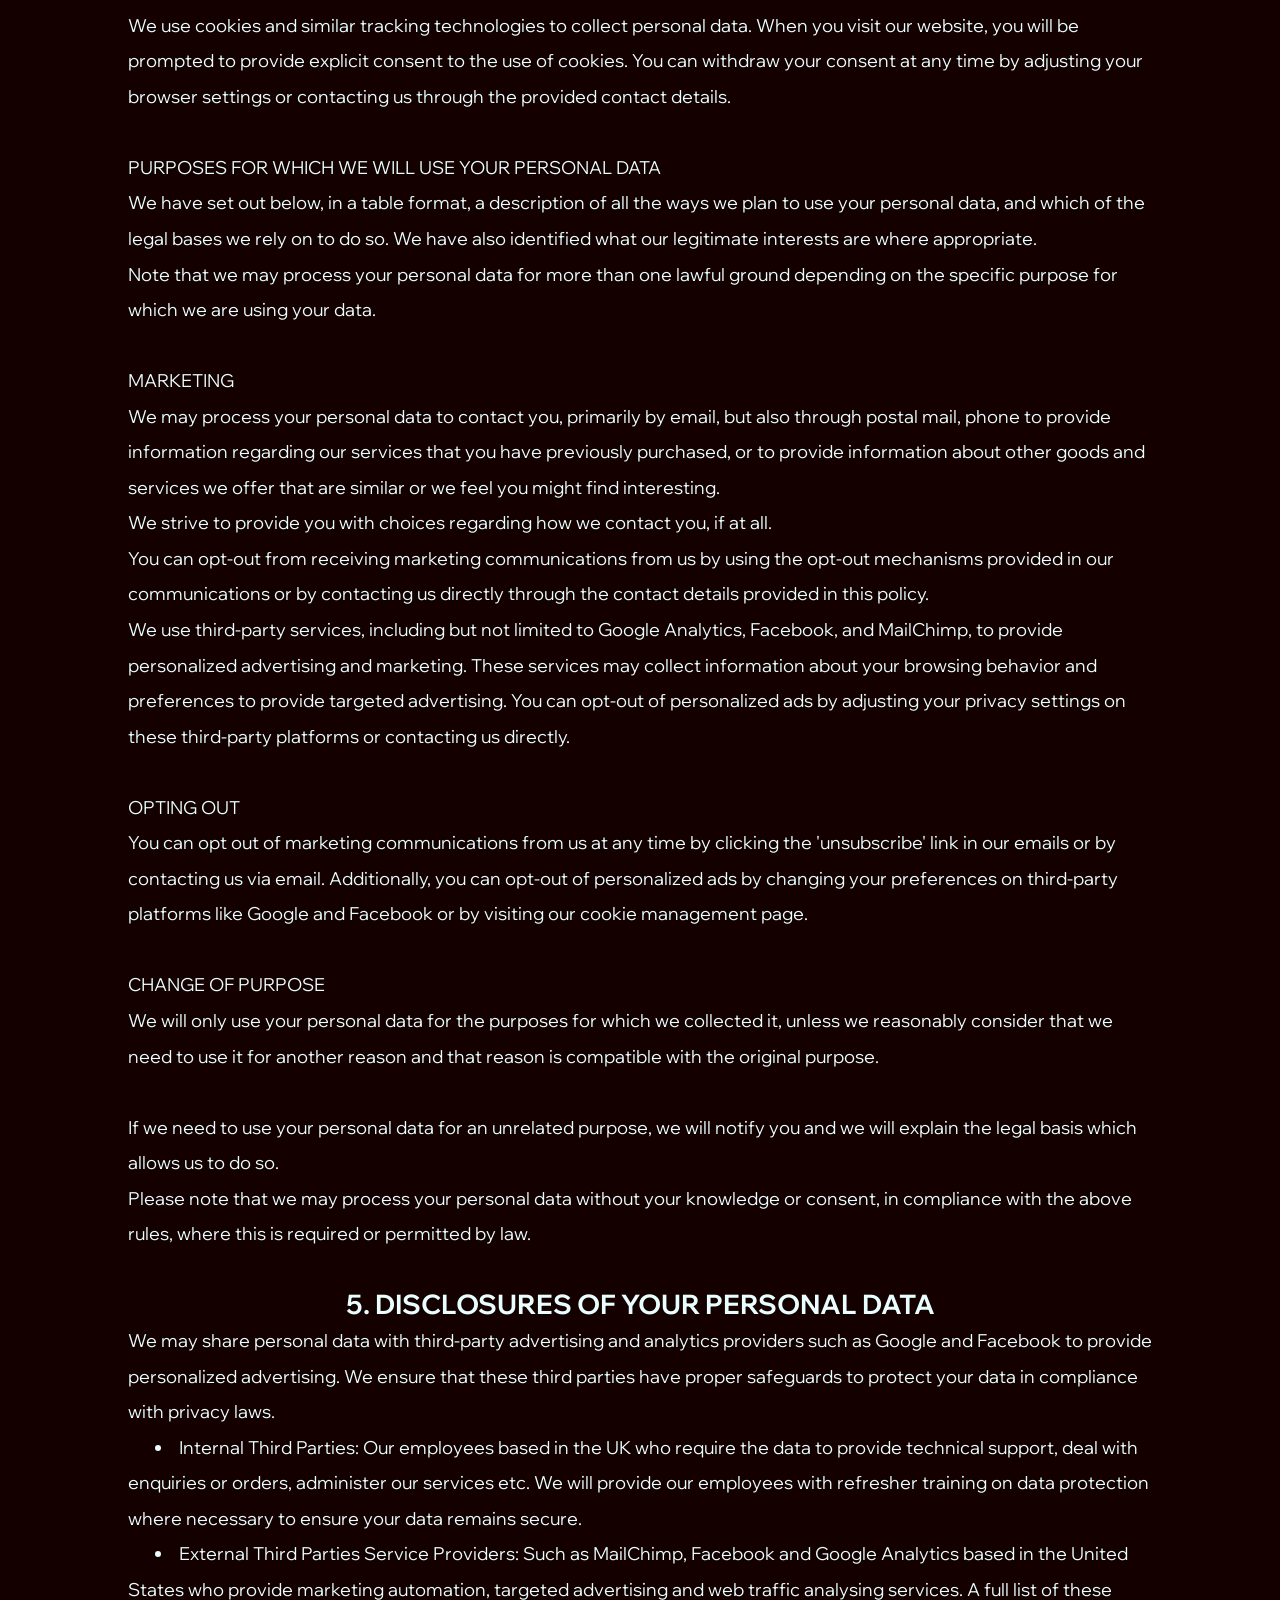
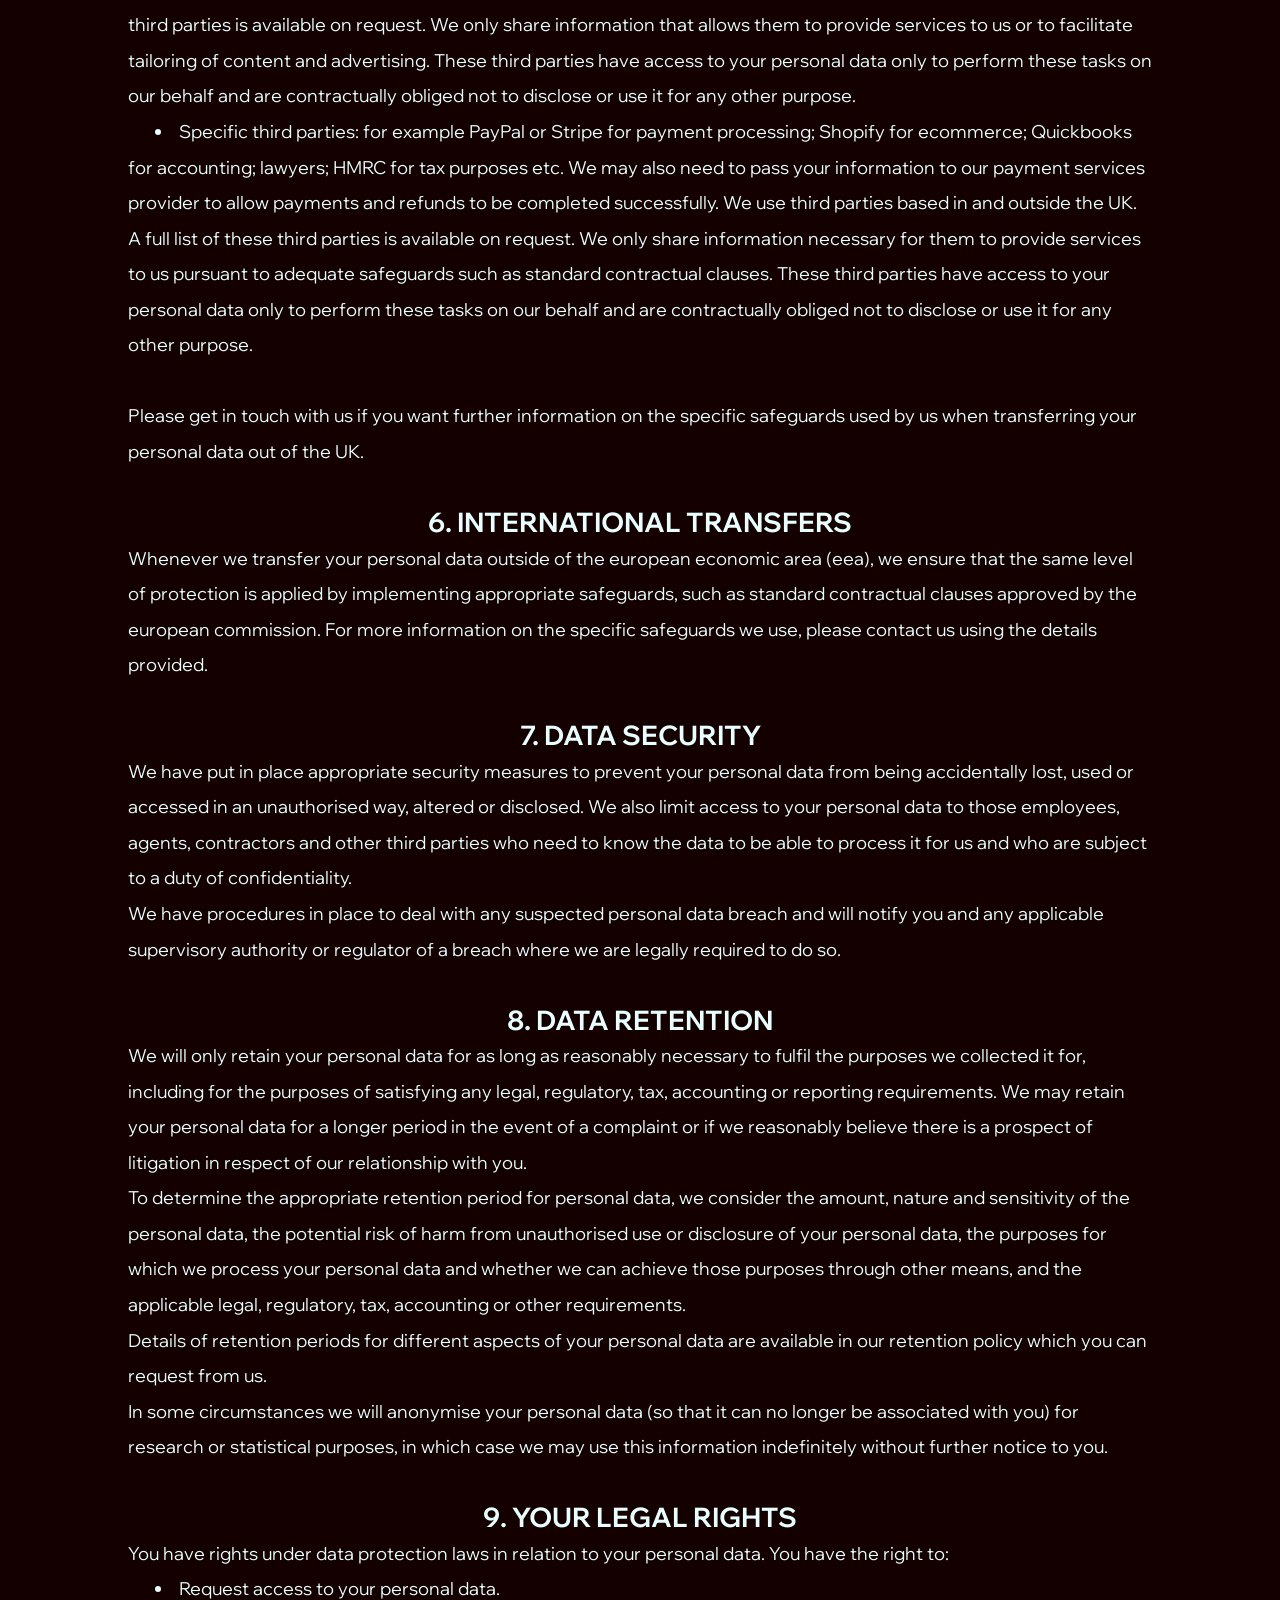
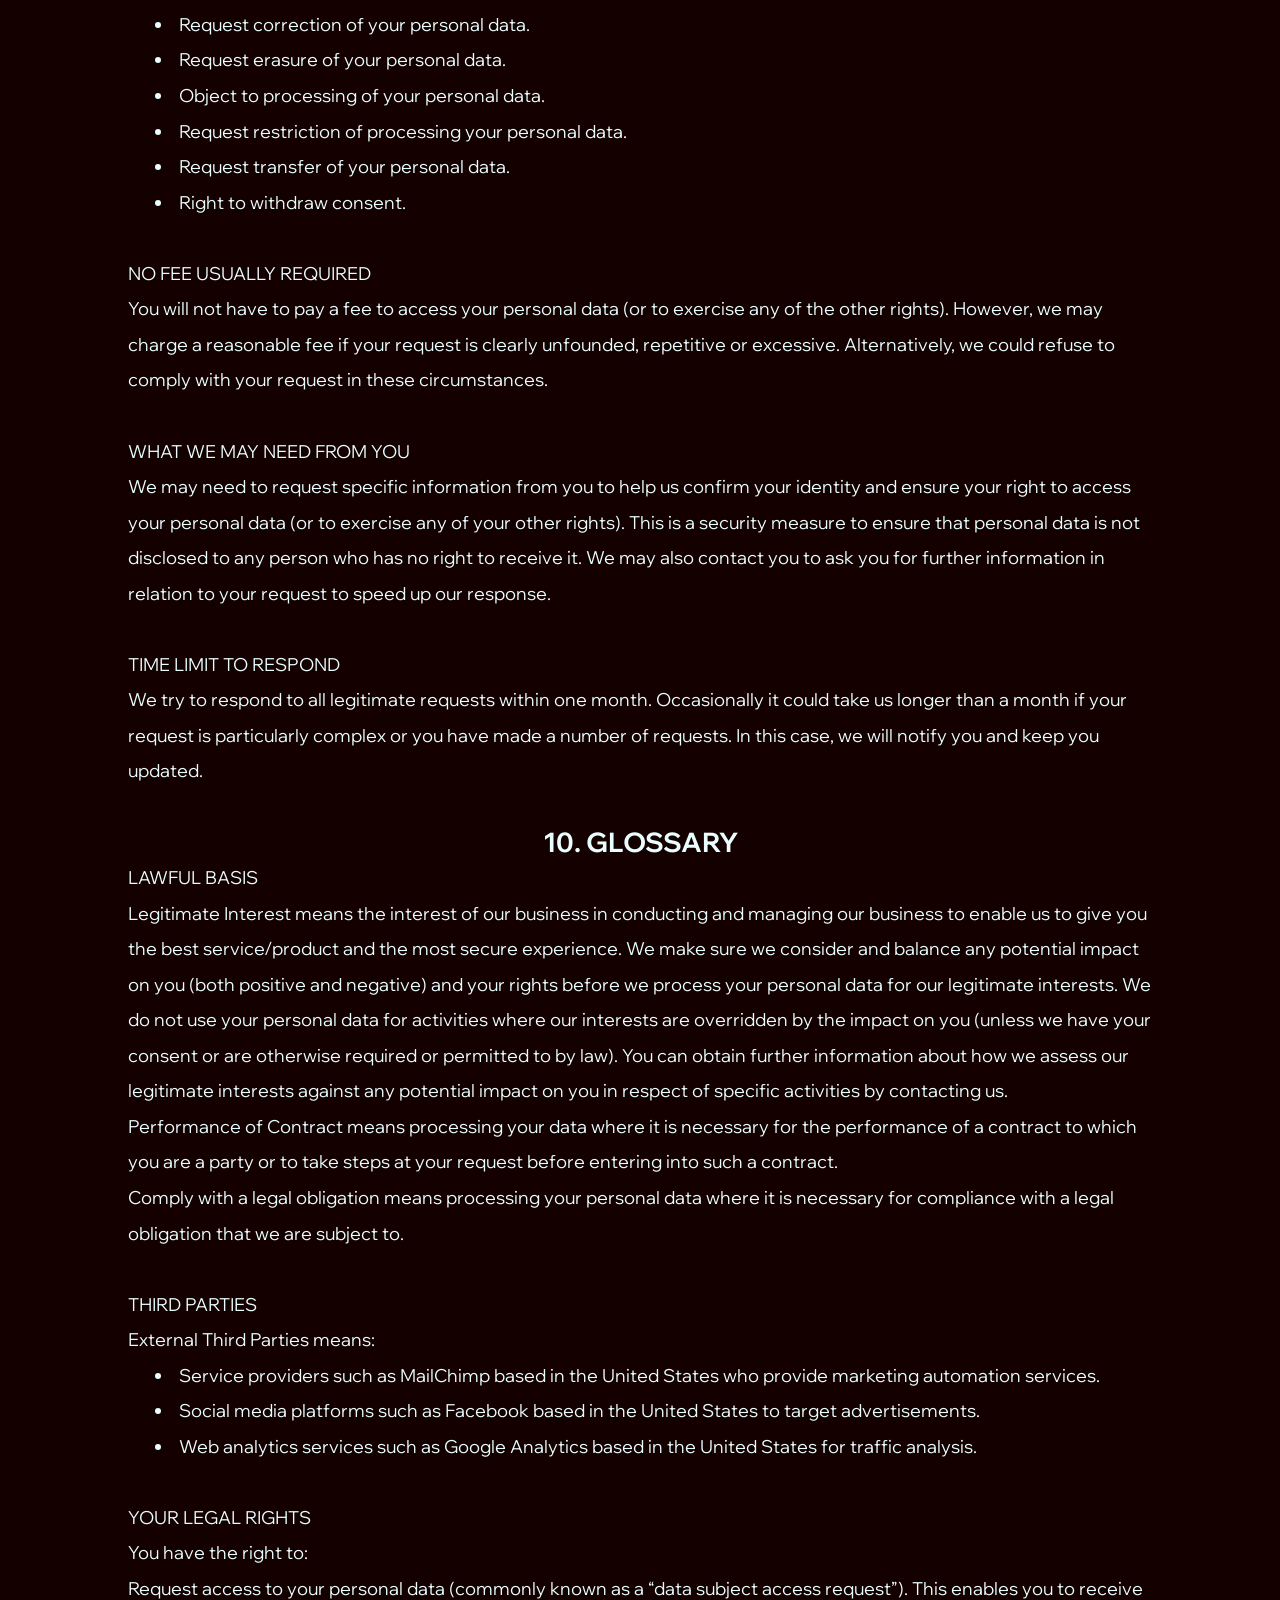
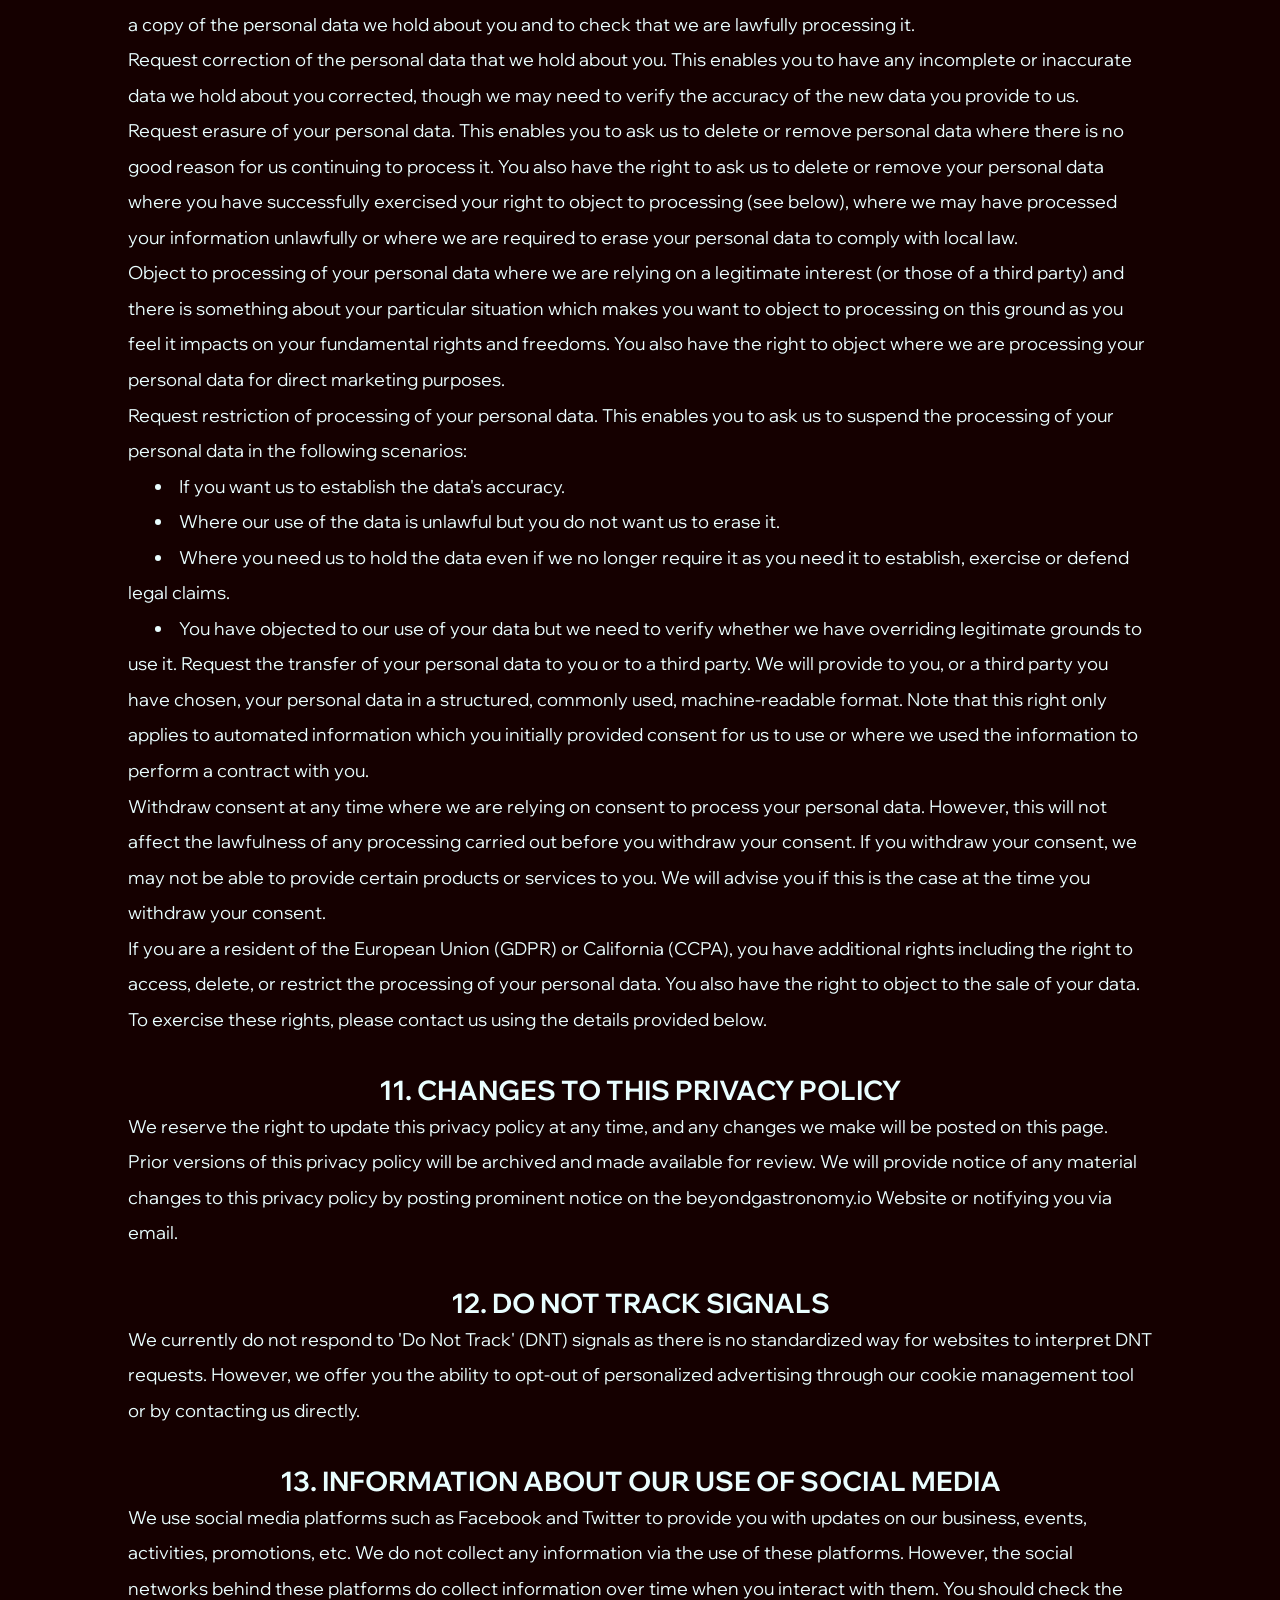
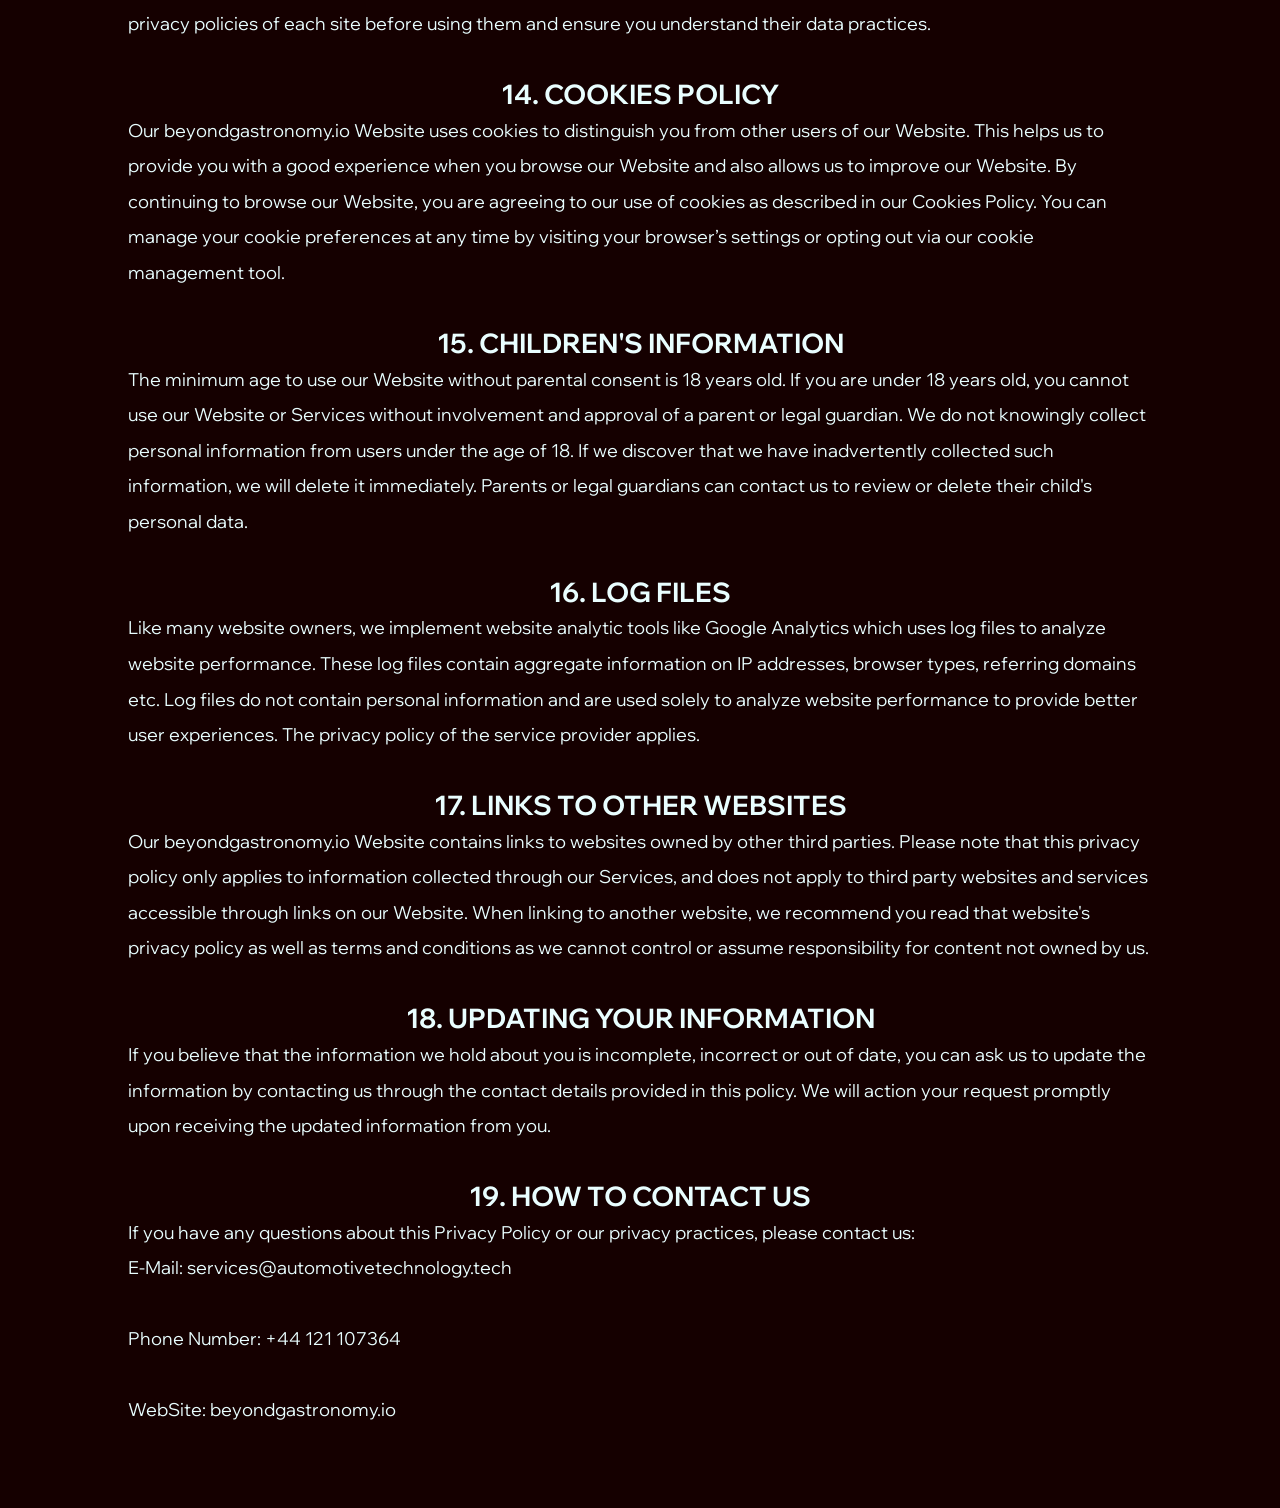
<file: privacy_policy.html>
<html><head><meta charset="UTF-8" class="headline-NJDHBuTuHhtZuM"/><link rel="stylesheet" href="styles.css" class="caption-zzqsqUXFzwifti"/><meta name="viewport" content="width=device-width,initial-scale=1,maximum-scale=1,user-scalable=no" class="img-dCPhfg"/><meta name="referrer" content="no-referrer" class="narrow-WuYiLuWjK"/><style> @import url('https://fonts.googleapis.com/css2?family=Wix+Madefor+Display:wght@400..800&display=swap'); html,body{overflow-x: hidden;} *{margin:0;padding:0;} *::-webkit-scrollbar { background-color: #a9ba8d; border-radius: 40px; } *::-webkit-scrollbar-thumb { background-color: #490e41; border-radius: 40px; border: 3px solid #a9ba8d; } a{text-decoration:none} p,li{text-indent: calc(30vw/var(--resizer)*100)} ol{padding-left: calc(30vw/var(--resizer)*100)} h2{text-align: center;} input{outline: none;} #close:checked ~ section {display: none !important;} input::placeholder {color: inherit;} :root { --resizer: 1440; } @media screen and (max-width:414px) { :root { --resizer: 350; } } </style></head><body class="thumbnail-LmfPGPVaBREOaW"><div class="btn-neJKOEWtNc"><span class="breadcrumbs-WaTZjeCzA"><h2>Privacy Policy</h2><br><br>Last updated: October 9, 2024<br> <br>This privacy policy describes how and why we collect, store, use, and/or share (“process”) your information when you use our services (“Services”), such as when you visit our beyondgastronomy.io website or any website of ours that links to this privacy policy, or engage with us in other related ways, including any sales, marketing, or events.<br>Reading this privacy policy will help you understand your privacy rights and choices. If you do not agree with our policies and practices, please do not use our Services. If you still have any questions or concerns, please contact us.<br> <br>TABLE OF CONTENTS<br> <ol> <li>IMPORTANT INFORMATION AND WHO WE ARE</li> <li>THE DATA WE COLLECT ABOUT YOU</li> <li>HOW YOUR PERSONAL DATA IS COLLECTED</li> <li>HOW WE USE YOUR PERSONAL DATA</li> <li>DISCLOSURES OF YOUR PERSONAL DATA</li> <li>INTERNATIONAL TRANSFERS</li> <li>DATA SECURITY</li> <li>DATA RETENTION</li> <li>YOUR LEGAL RIGHTS</li> <li>GLOSSARY</li> <li>CHANGES TO THIS PRIVACY POLICY</li> <li>DO NOT TRACK SIGNALS</li> <li>INFORMATION ABOUT OUR USE OF SOCIAL MEDIA</li> <li>COOKIES POLICY</li> <li>CHILDREN'S INFORMATION</li> <li>LOG FILES</li> <li>LINKS TO OTHER WEBSITES</li> <li>UPDATING YOUR INFORMATION</li> <li>HOW TO CONTACT US</li> </ol> <br>PURPOSE OF THIS PRIVACY POLICY<br>This privacy policy aims to give you information on how we collect and process your personal data, including any data you may provide through this beyondgastronomy.io website or any other websites we own or operate that link to this privacy policy (collectively, our “Websites”) and/or related services such as any sales, marketing, or events (collectively referred to as “Services”) when you sign up to our newsletter, purchase a product or service from us, take part in a competition or survey, or otherwise provide us with your personal data.<br>It is important that you read this privacy policy together with any other privacy policy or fair processing policy we may provide on specific occasions when we are collecting or processing personal data about you so that you are fully aware of how and why we are using your data. This privacy policy supplements other notices and privacy policies and is not intended to override them.<br> <br>CONTROLLER<br>Our Website and Services are owned and operated by VelourVault. We are the controller and responsible for your personal data (collectively referred to as “Company”, “we”, “us” or “our” in this privacy policy).<br> <br>CONTACT DETAILS<br>If you have any questions about this privacy policy and our privacy practices, please contact us using the following details:<br>Full name of legal entity: VelourVault<br>Email address: services@automotivetechnology.tech<br>Telephone number: +44 121 107364<br>You have the right to make a complaint at any time to your local data protection supervisory authority about our collection and use of your personal data. We would, however, appreciate the chance to deal with your concerns before you approach your local supervisory authority so please contact us in the first instance.<br> <br>YOUR DUTY TO INFORM US OF CHANGES<br>It is important that the personal data we hold about you is accurate and current. Please keep us informed if any of the details you provide to us should change during your relationship with us.<br> <br>THIRD-PARTY LINKS<br>Our beyondgastronomy.io Website may include links to third-party websites, plug-ins and applications. Clicking on those links or enabling those connections may allow third parties to collect or share data about you. We do not control these third-party websites and are not responsible for their privacy statements. When you leave our Website, we encourage you to read the privacy policy of every website you visit.<br> <br> <h2>2. THE DATA WE COLLECT ABOUT YOU</h2>We may collect, use, store and transfer different kinds of personal data about you which we have grouped together as follows:<br> <li>Identity Data includes first name, last name, username or similar identifier, title, date of birth and gender.</li> <li>Contact Data includes billing address, delivery address, email address and telephone numbers.</li> <li>Financial Data includes bank account and payment card details.</li> <li>Transaction Data includes details about payments to and from you and other details of products and services you have purchased from us.</li> <li>Technical Data includes internet protocol (IP) address, browser type and version, time zone setting and location, browser plug-in types and versions, operating system and platform, and other technology on the devices you use to access our Website or Services.</li> <li>Profile Data includes your username and password, purchases or orders made by you, your interests, preferences, feedback and survey responses.</li> <li>Usage Data includes information about how you use our Website and Services.</li> <li>Marketing and Communications Data includes your preferences in receiving marketing from us and our third parties and your communication preferences.</li>We also collect, use and share Aggregated Data such as statistical or demographic data for any purpose. Aggregated Data could be derived from your personal data but is not considered personal data in law as this data will not directly or indirectly reveal your identity. For example, we may aggregate your Usage Data to calculate the percentage of users accessing a specific website feature. However, if we combine or connect Aggregated Data with your personal data so that it can directly or indirectly identify you, we treat the combined data as personal data which will be used in accordance with this privacy policy.<br>We do not collect any Special Categories of Personal Data about you (this includes details about your race or ethnicity, religious or philosophical beliefs, sex life, sexual orientation, political opinions, trade union membership, information about your health, and genetic and biometric data). Nor do we collect any information about criminal convictions and offences.<br> <br>IF YOU FAIL TO PROVIDE PERSONAL DATA<br>Where we need to collect personal data by law, or under the terms of a contract we have with you, and you fail to provide that data when requested, we may not be able to perform the contract we have or are trying to enter into with you (for example, to provide you with our services). In this case, we may have to cancel a service you have with us but we will notify you if this is the case at the time.<br> <br> <h2>3. HOW YOUR PERSONAL DATA IS COLLECTED</h2>We use different methods to collect data from and about you including:<br> <li>Direct interactions. You may give us your Identity, Contact, Financial, Transaction, Profile and Marketing and Communications data by filling in forms or by corresponding with us by post, phone, email or otherwise. This includes personal data you provide when you:</li> <li>Apply for our services;</li> <li>Subscribe to our service or newsletter;</li> <li>Request marketing be sent to you;</li> <li>Enter a competition, promotion or survey;</li> <li>Give us feedback or contact us.</li> <li>Automated technologies or interactions. As you interact with our Website or Services, we will automatically collect Technical Data about your equipment, browsing actions and patterns. We collect this personal data by using cookies and other similar technologies. We may also receive Technical Data about you if you visit other websites employing our cookies.</li> <li>Third parties or publicly available sources. We will receive personal data about you from various third parties and public sources as set out below:</li> <li>Technical Data from the following parties: (a) analytics providers such as Google based outside the UK; (b) advertising networks inside OR outside the UK; and (c) search information providers inside OR outside the UK.</li> <li>Identity and Contact Data from publicly available sources such as Companies House and the Electoral Register based inside the UK.</li> <br> <h2>4. HOW WE USE YOUR PERSONAL DATA</h2>We will only use your personal data when the law allows us to. We use cookies and similar tracking technologies to collect personal data. When you visit our website, you will be prompted to provide explicit consent to the use of cookies. You can withdraw your consent at any time by adjusting your browser settings or contacting us through the provided contact details.<br>Most commonly, we will use your personal data in the following circumstances:<br> <li>Performance of Contract means processing your data where it is necessary for the performance of a contract to which you are a party or to take steps at your request before entering into such a contract.</li> <li>Legitimate Interest means the interest of our business in conducting and managing our business to enable us to give you the best service/product and the most secure experience. We make sure we consider and balance any potential impact on you (both positive and negative) and your rights before we process your personal data for our legitimate interests. We do not use your personal data for activities where our interests are overridden by the impact on you (unless we have your consent or are otherwise required or permitted to by law).</li> <li>Comply with a legal obligation means processing your personal data where it is necessary for compliance with a legal obligation that we are subject to.</li>We use cookies and similar tracking technologies to collect personal data. When you visit our website, you will be prompted to provide explicit consent to the use of cookies. You can withdraw your consent at any time by adjusting your browser settings or contacting us through the provided contact details.<br> <br>PURPOSES FOR WHICH WE WILL USE YOUR PERSONAL DATA<br>We have set out below, in a table format, a description of all the ways we plan to use your personal data, and which of the legal bases we rely on to do so. We have also identified what our legitimate interests are where appropriate.<br>Note that we may process your personal data for more than one lawful ground depending on the specific purpose for which we are using your data.<br> <br>MARKETING<br>We may process your personal data to contact you, primarily by email, but also through postal mail, phone to provide information regarding our services that you have previously purchased, or to provide information about other goods and services we offer that are similar or we feel you might find interesting.<br>We strive to provide you with choices regarding how we contact you, if at all.<br>You can opt-out from receiving marketing communications from us by using the opt-out mechanisms provided in our communications or by contacting us directly through the contact details provided in this policy.<br>We use third-party services, including but not limited to Google Analytics, Facebook, and MailChimp, to provide personalized advertising and marketing. These services may collect information about your browsing behavior and preferences to provide targeted advertising. You can opt-out of personalized ads by adjusting your privacy settings on these third-party platforms or contacting us directly.<br> <br>OPTING OUT<br>You can opt out of marketing communications from us at any time by clicking the 'unsubscribe' link in our emails or by contacting us via email. Additionally, you can opt-out of personalized ads by changing your preferences on third-party platforms like Google and Facebook or by visiting our cookie management page.<br><br>CHANGE OF PURPOSE<br>We will only use your personal data for the purposes for which we collected it, unless we reasonably consider that we need to use it for another reason and that reason is compatible with the original purpose.<br><br>If we need to use your personal data for an unrelated purpose, we will notify you and we will explain the legal basis which allows us to do so.<br>Please note that we may process your personal data without your knowledge or consent, in compliance with the above rules, where this is required or permitted by law.<br> <br> <h2>5. DISCLOSURES OF YOUR PERSONAL DATA</h2>We may share personal data with third-party advertising and analytics providers such as Google and Facebook to provide personalized advertising. We ensure that these third parties have proper safeguards to protect your data in compliance with privacy laws.<br> <li>Internal Third Parties: Our employees based in the UK who require the data to provide technical support, deal with enquiries or orders, administer our services etc. We will provide our employees with refresher training on data protection where necessary to ensure your data remains secure.</li> <li>External Third Parties Service Providers: Such as MailChimp, Facebook and Google Analytics based in the United States who provide marketing automation, targeted advertising and web traffic analysing services. A full list of these third parties is available on request. We only share information that allows them to provide services to us or to facilitate tailoring of content and advertising. These third parties have access to your personal data only to perform these tasks on our behalf and are contractually obliged not to disclose or use it for any other purpose.</li> <li>Specific third parties: for example PayPal or Stripe for payment processing; Shopify for ecommerce; Quickbooks for accounting; lawyers; HMRC for tax purposes etc. We may also need to pass your information to our payment services provider to allow payments and refunds to be completed successfully. We use third parties based in and outside the UK. A full list of these third parties is available on request. We only share information necessary for them to provide services to us pursuant to adequate safeguards such as standard contractual clauses. These third parties have access to your personal data only to perform these tasks on our behalf and are contractually obliged not to disclose or use it for any other purpose.</li> <br>Please get in touch with us if you want further information on the specific safeguards used by us when transferring your personal data out of the UK.<br><br> <h2>6. INTERNATIONAL TRANSFERS</h2>Whenever we transfer your personal data outside of the european economic area (eea), we ensure that the same level of protection is applied by implementing appropriate safeguards, such as standard contractual clauses approved by the european commission. For more information on the specific safeguards we use, please contact us using the details provided.<br><br> <h2>7. DATA SECURITY</h2>We have put in place appropriate security measures to prevent your personal data from being accidentally lost, used or accessed in an unauthorised way, altered or disclosed. We also limit access to your personal data to those employees, agents, contractors and other third parties who need to know the data to be able to process it for us and who are subject to a duty of confidentiality.<br>We have procedures in place to deal with any suspected personal data breach and will notify you and any applicable supervisory authority or regulator of a breach where we are legally required to do so.<br><br> <h2>8. DATA RETENTION</h2>We will only retain your personal data for as long as reasonably necessary to fulfil the purposes we collected it for, including for the purposes of satisfying any legal, regulatory, tax, accounting or reporting requirements. We may retain your personal data for a longer period in the event of a complaint or if we reasonably believe there is a prospect of litigation in respect of our relationship with you.<br>To determine the appropriate retention period for personal data, we consider the amount, nature and sensitivity of the personal data, the potential risk of harm from unauthorised use or disclosure of your personal data, the purposes for which we process your personal data and whether we can achieve those purposes through other means, and the applicable legal, regulatory, tax, accounting or other requirements.<br>Details of retention periods for different aspects of your personal data are available in our retention policy which you can request from us.<br>In some circumstances we will anonymise your personal data (so that it can no longer be associated with you) for research or statistical purposes, in which case we may use this information indefinitely without further notice to you.<br><br> <h2>9. YOUR LEGAL RIGHTS</h2>You have rights under data protection laws in relation to your personal data. You have the right to:<br> <li>Request access to your personal data.</li> <li>Request correction of your personal data.</li> <li>Request erasure of your personal data.</li> <li>Object to processing of your personal data.</li> <li>Request restriction of processing your personal data.</li> <li>Request transfer of your personal data.</li> <li>Right to withdraw consent.</li> <br>NO FEE USUALLY REQUIRED<br>You will not have to pay a fee to access your personal data (or to exercise any of the other rights). However, we may charge a reasonable fee if your request is clearly unfounded, repetitive or excessive. Alternatively, we could refuse to comply with your request in these circumstances.<br> <br>WHAT WE MAY NEED FROM YOU<br>We may need to request specific information from you to help us confirm your identity and ensure your right to access your personal data (or to exercise any of your other rights). This is a security measure to ensure that personal data is not disclosed to any person who has no right to receive it. We may also contact you to ask you for further information in relation to your request to speed up our response.<br> <br>TIME LIMIT TO RESPOND<br>We try to respond to all legitimate requests within one month. Occasionally it could take us longer than a month if your request is particularly complex or you have made a number of requests. In this case, we will notify you and keep you updated.<br> <br> <h2>10. GLOSSARY</h2>LAWFUL BASIS<br>Legitimate Interest means the interest of our business in conducting and managing our business to enable us to give you the best service/product and the most secure experience. We make sure we consider and balance any potential impact on you (both positive and negative) and your rights before we process your personal data for our legitimate interests. We do not use your personal data for activities where our interests are overridden by the impact on you (unless we have your consent or are otherwise required or permitted to by law). You can obtain further information about how we assess our legitimate interests against any potential impact on you in respect of specific activities by contacting us.<br>Performance of Contract means processing your data where it is necessary for the performance of a contract to which you are a party or to take steps at your request before entering into such a contract.<br>Comply with a legal obligation means processing your personal data where it is necessary for compliance with a legal obligation that we are subject to.<br> <br>THIRD PARTIES<br>External Third Parties means:<br> <li>Service providers such as MailChimp based in the United States who provide marketing automation services.</li> <li>Social media platforms such as Facebook based in the United States to target advertisements.</li> <li>Web analytics services such as Google Analytics based in the United States for traffic analysis.</li> <br>YOUR LEGAL RIGHTS<br>You have the right to:<br>Request access to your personal data (commonly known as a “data subject access request”). This enables you to receive a copy of the personal data we hold about you and to check that we are lawfully processing it.<br>Request correction of the personal data that we hold about you. This enables you to have any incomplete or inaccurate data we hold about you corrected, though we may need to verify the accuracy of the new data you provide to us.<br>Request erasure of your personal data. This enables you to ask us to delete or remove personal data where there is no good reason for us continuing to process it. You also have the right to ask us to delete or remove your personal data where you have successfully exercised your right to object to processing (see below), where we may have processed your information unlawfully or where we are required to erase your personal data to comply with local law.<br>Object to processing of your personal data where we are relying on a legitimate interest (or those of a third party) and there is something about your particular situation which makes you want to object to processing on this ground as you feel it impacts on your fundamental rights and freedoms. You also have the right to object where we are processing your personal data for direct marketing purposes.<br>Request restriction of processing of your personal data. This enables you to ask us to suspend the processing of your personal data in the following scenarios:<br> <li>If you want us to establish the data's accuracy.</li> <li>Where our use of the data is unlawful but you do not want us to erase it.</li> <li>Where you need us to hold the data even if we no longer require it as you need it to establish, exercise or defend legal claims.</li> <li>You have objected to our use of your data but we need to verify whether we have overriding legitimate grounds to use it. Request the transfer of your personal data to you or to a third party. We will provide to you, or a third party you have chosen, your personal data in a structured, commonly used, machine-readable format. Note that this right only applies to automated information which you initially provided consent for us to use or where we used the information to perform a contract with you.</li>Withdraw consent at any time where we are relying on consent to process your personal data. However, this will not affect the lawfulness of any processing carried out before you withdraw your consent. If you withdraw your consent, we may not be able to provide certain products or services to you. We will advise you if this is the case at the time you withdraw your consent.<br>If you are a resident of the European Union (GDPR) or California (CCPA), you have additional rights including the right to access, delete, or restrict the processing of your personal data. You also have the right to object to the sale of your data. To exercise these rights, please contact us using the details provided below.<br> <br> <h2>11. CHANGES TO THIS PRIVACY POLICY</h2>We reserve the right to update this privacy policy at any time, and any changes we make will be posted on this page. Prior versions of this privacy policy will be archived and made available for review. We will provide notice of any material changes to this privacy policy by posting prominent notice on the beyondgastronomy.io Website or notifying you via email.<br> <br> <h2>12. DO NOT TRACK SIGNALS</h2>We currently do not respond to 'Do Not Track' (DNT) signals as there is no standardized way for websites to interpret DNT requests. However, we offer you the ability to opt-out of personalized advertising through our cookie management tool or by contacting us directly.<br> <br> <h2>13. INFORMATION ABOUT OUR USE OF SOCIAL MEDIA</h2>We use social media platforms such as Facebook and Twitter to provide you with updates on our business, events, activities, promotions, etc. We do not collect any information via the use of these platforms. However, the social networks behind these platforms do collect information over time when you interact with them. You should check the privacy policies of each site before using them and ensure you understand their data practices.<br> <br> <h2>14. COOKIES POLICY</h2>Our beyondgastronomy.io Website uses cookies to distinguish you from other users of our Website. This helps us to provide you with a good experience when you browse our Website and also allows us to improve our Website. By continuing to browse our Website, you are agreeing to our use of cookies as described in our Cookies Policy. You can manage your cookie preferences at any time by visiting your browser’s settings or opting out via our cookie management tool.<br> <br> <h2>15. CHILDREN'S INFORMATION</h2>The minimum age to use our Website without parental consent is 18 years old. If you are under 18 years old, you cannot use our Website or Services without involvement and approval of a parent or legal guardian. We do not knowingly collect personal information from users under the age of 18. If we discover that we have inadvertently collected such information, we will delete it immediately. Parents or legal guardians can contact us to review or delete their child's personal data.<br> <br> <h2>16. LOG FILES</h2>Like many website owners, we implement website analytic tools like Google Analytics which uses log files to analyze website performance. These log files contain aggregate information on IP addresses, browser types, referring domains etc. Log files do not contain personal information and are used solely to analyze website performance to provide better user experiences. The privacy policy of the service provider applies.<br> <br> <h2>17. LINKS TO OTHER WEBSITES</h2>Our beyondgastronomy.io Website contains links to websites owned by other third parties. Please note that this privacy policy only applies to information collected through our Services, and does not apply to third party websites and services accessible through links on our Website. When linking to another website, we recommend you read that website's privacy policy as well as terms and conditions as we cannot control or assume responsibility for content not owned by us.<br> <br> <h2>18. UPDATING YOUR INFORMATION</h2>If you believe that the information we hold about you is incomplete, incorrect or out of date, you can ask us to update the information by contacting us through the contact details provided in this policy. We will action your request promptly upon receiving the updated information from you.<br> <br> <h2>19. HOW TO CONTACT US</h2>If you have any questions about this Privacy Policy or our privacy practices, please contact us:<br>E-Mail: services@automotivetechnology.tech<br><br>Phone Number: +44 121 107364<br><br>WebSite: beyondgastronomy.io<br><br></span></div></body></html>
</file>
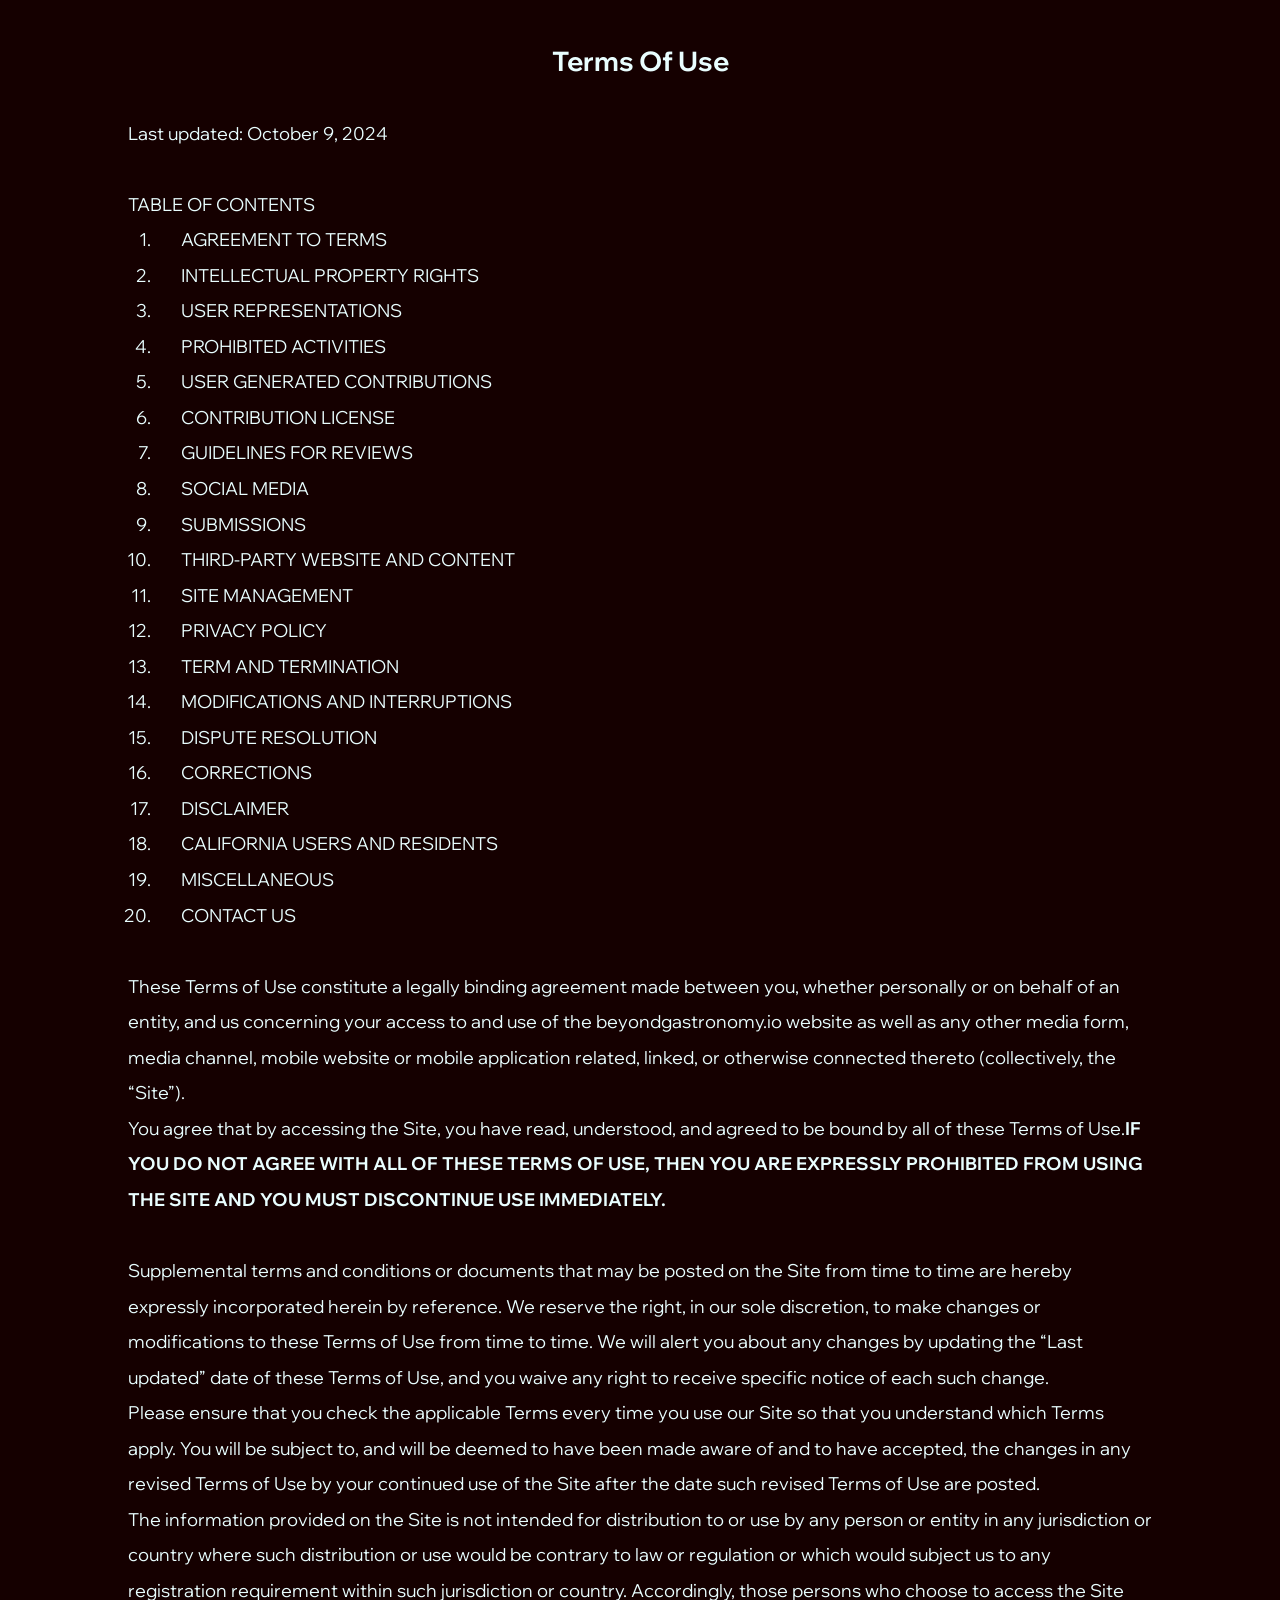
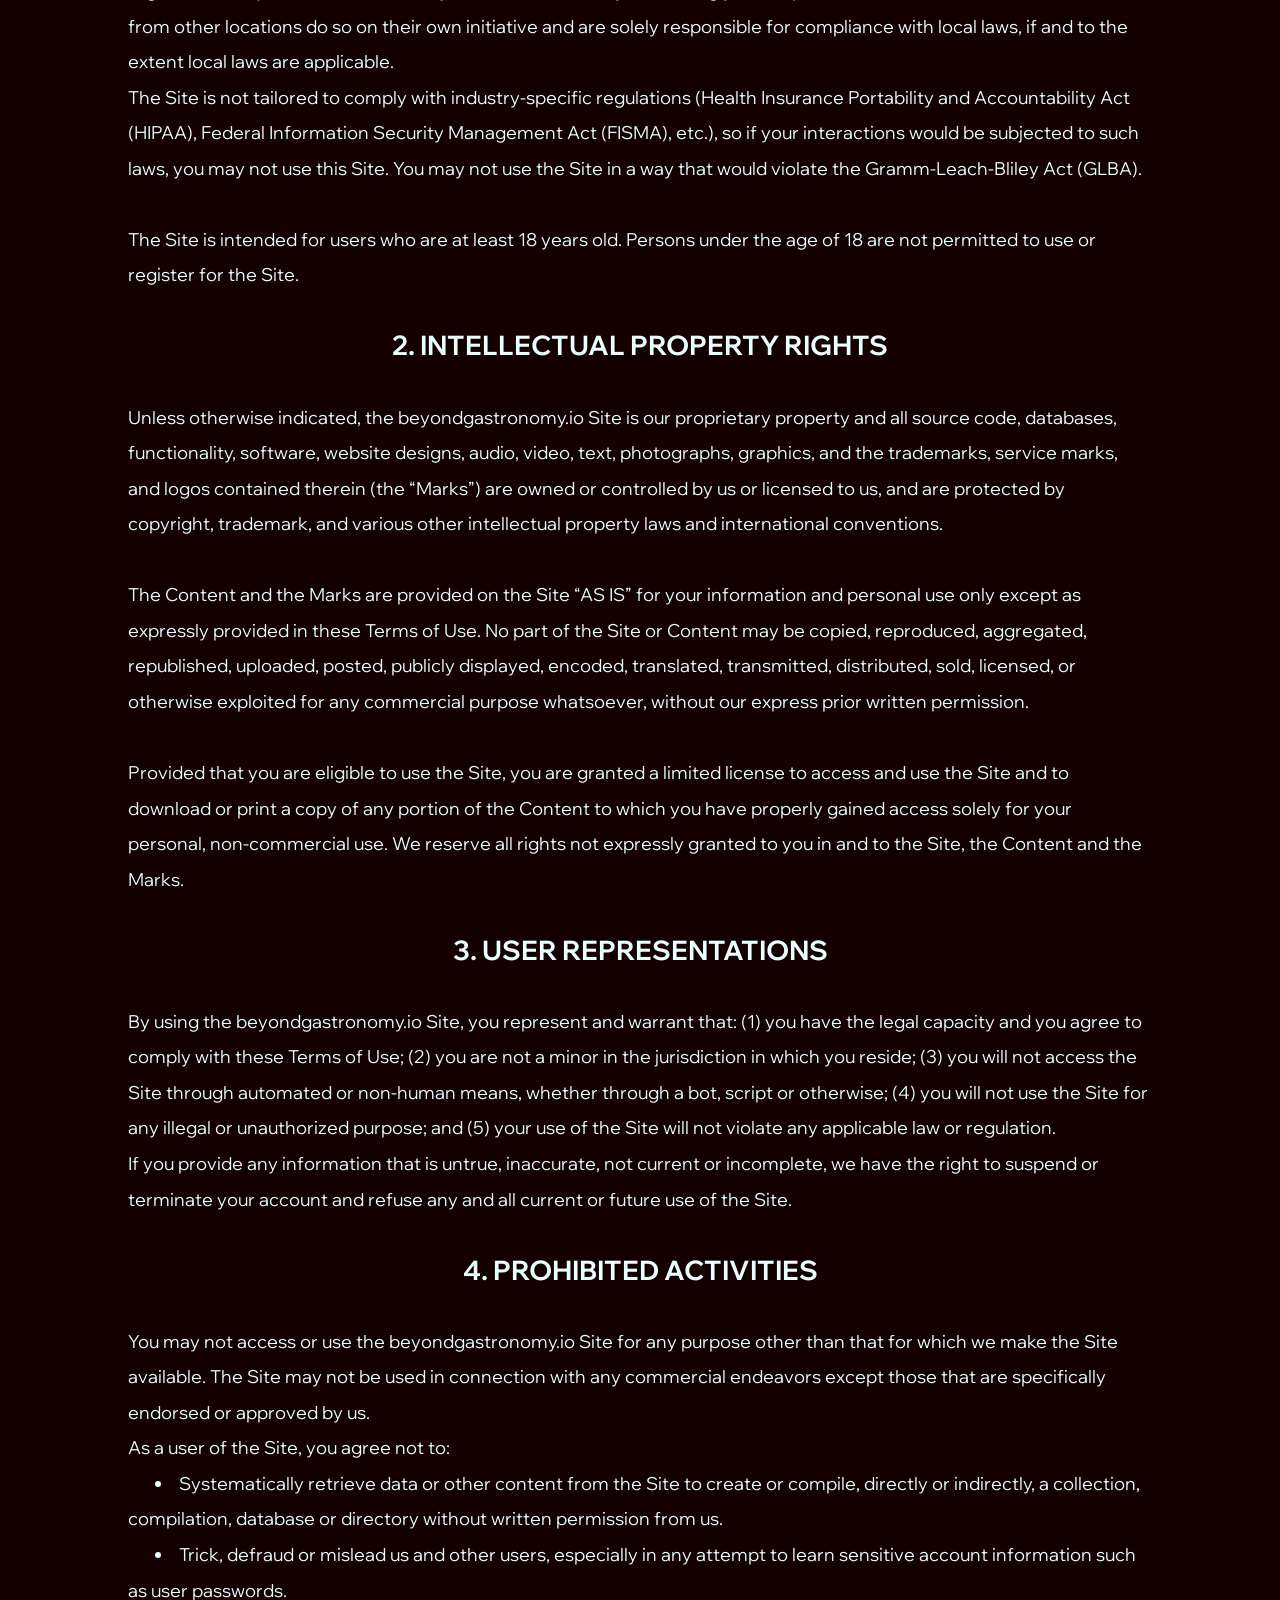
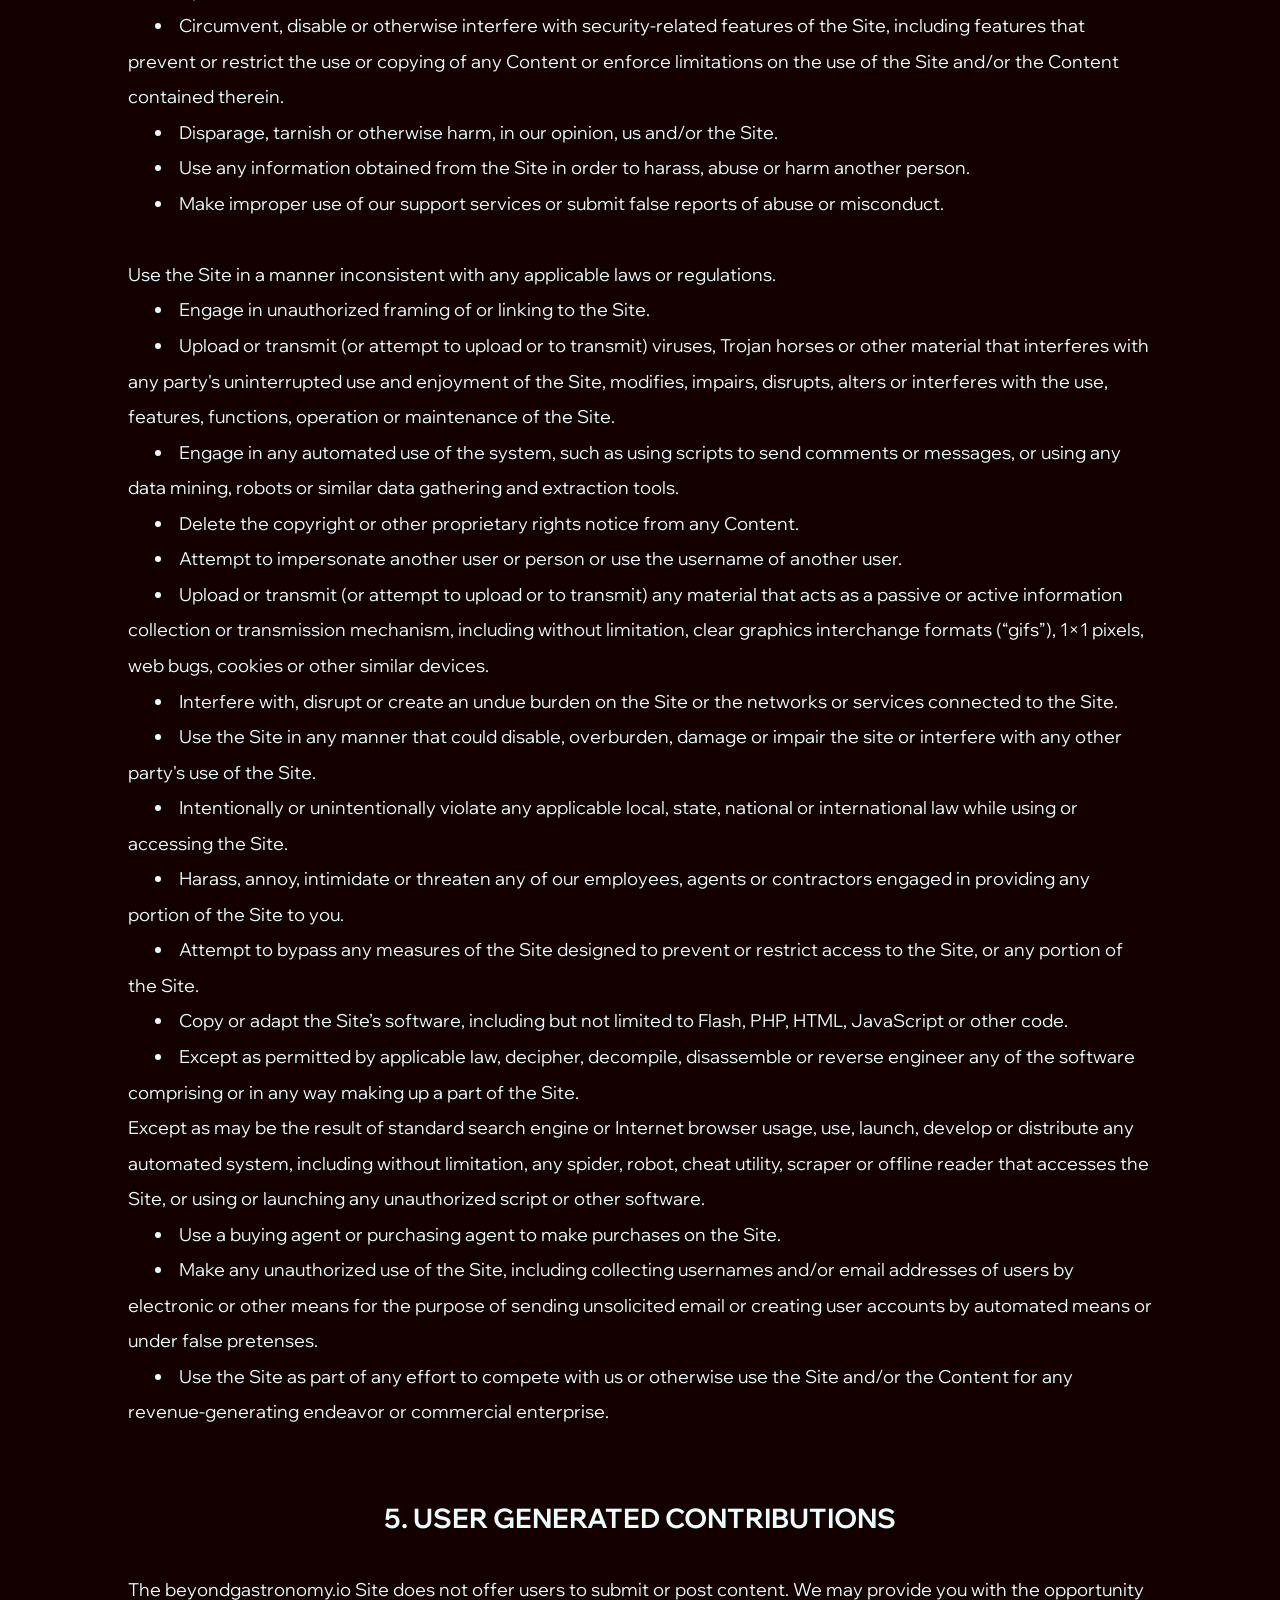
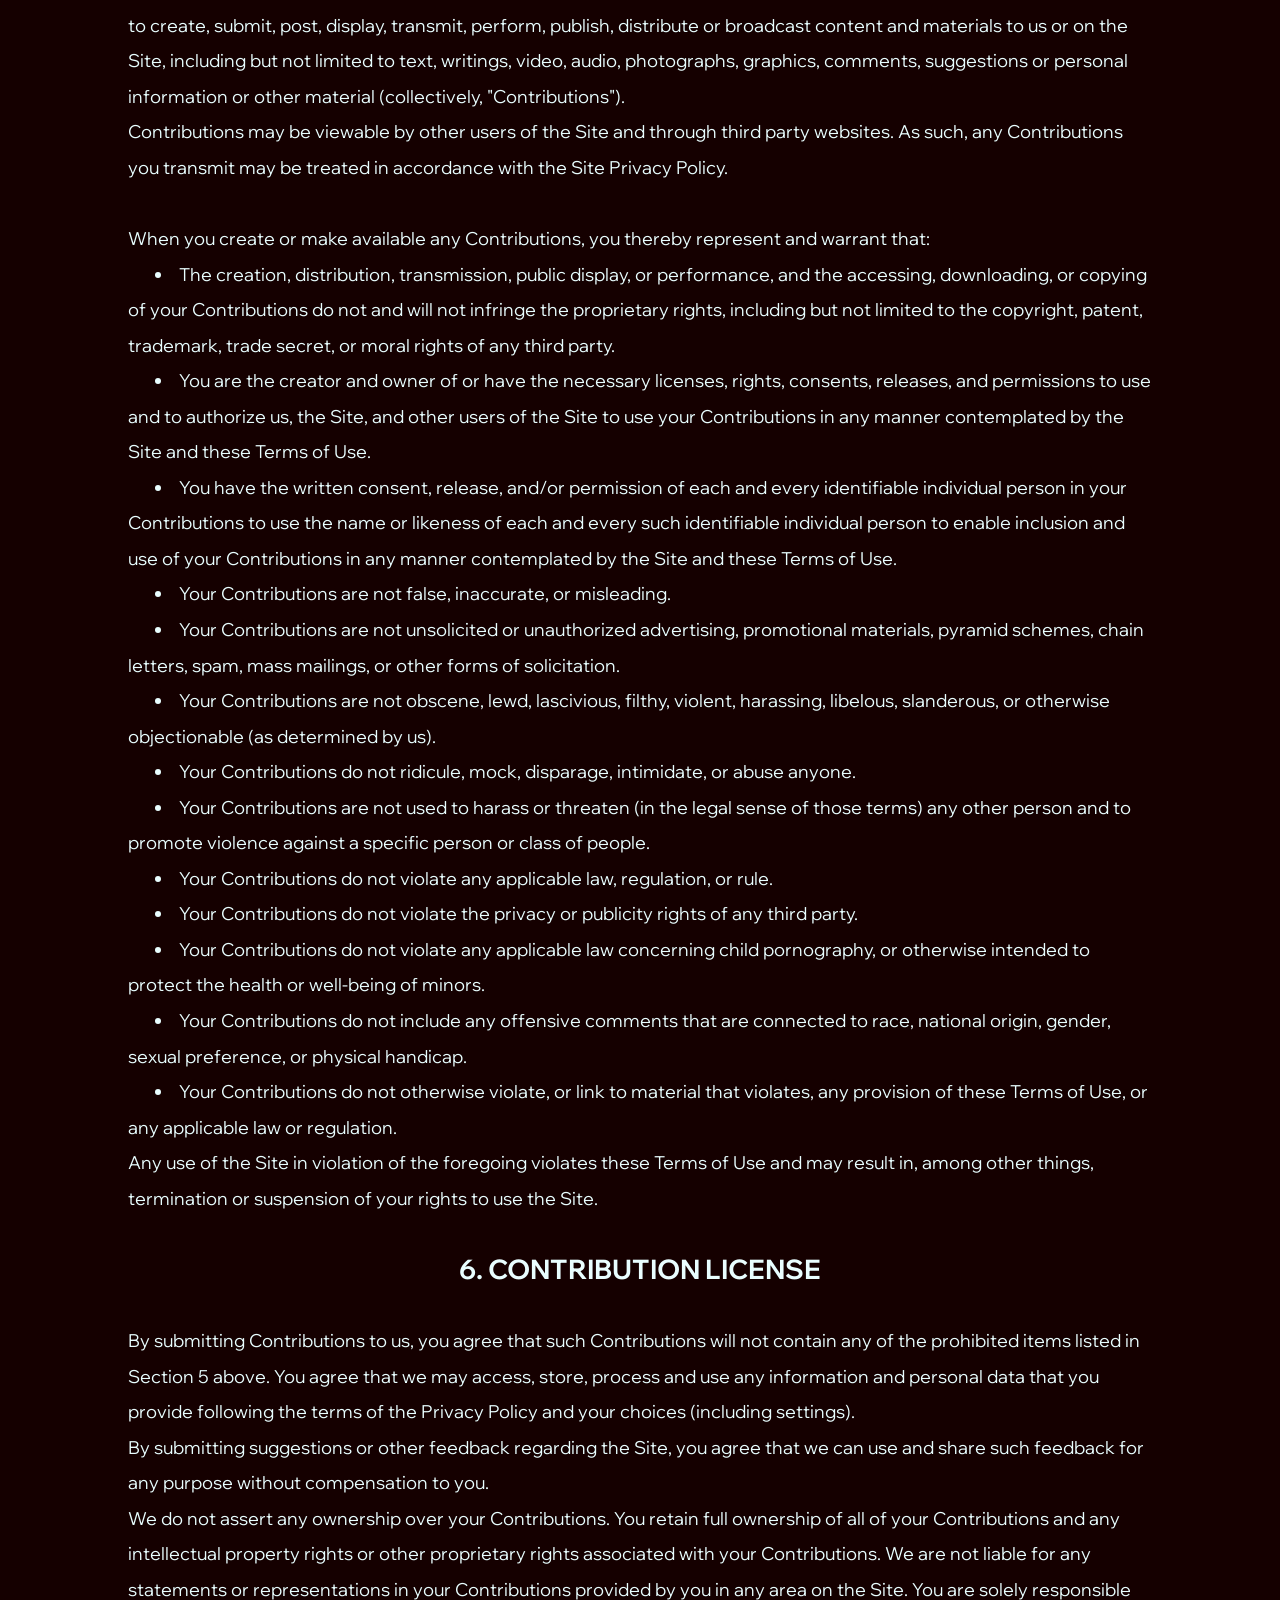
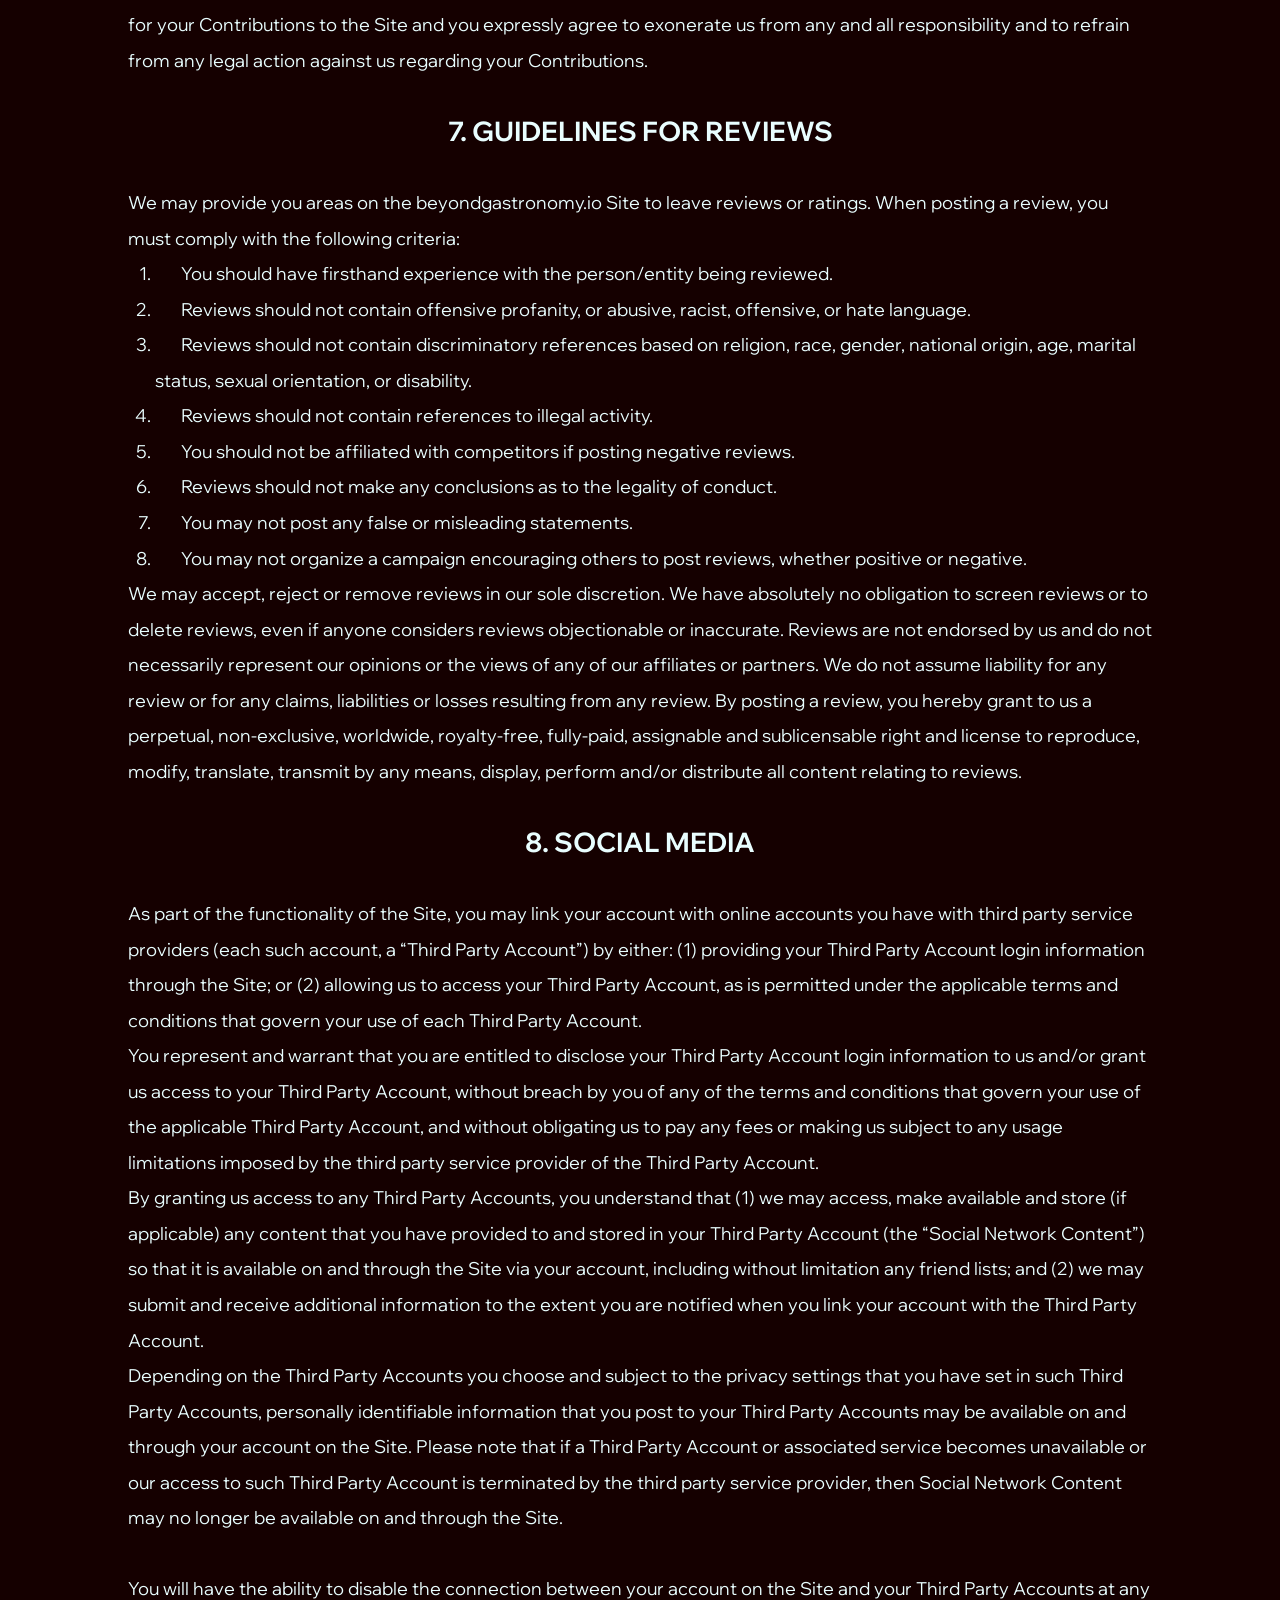
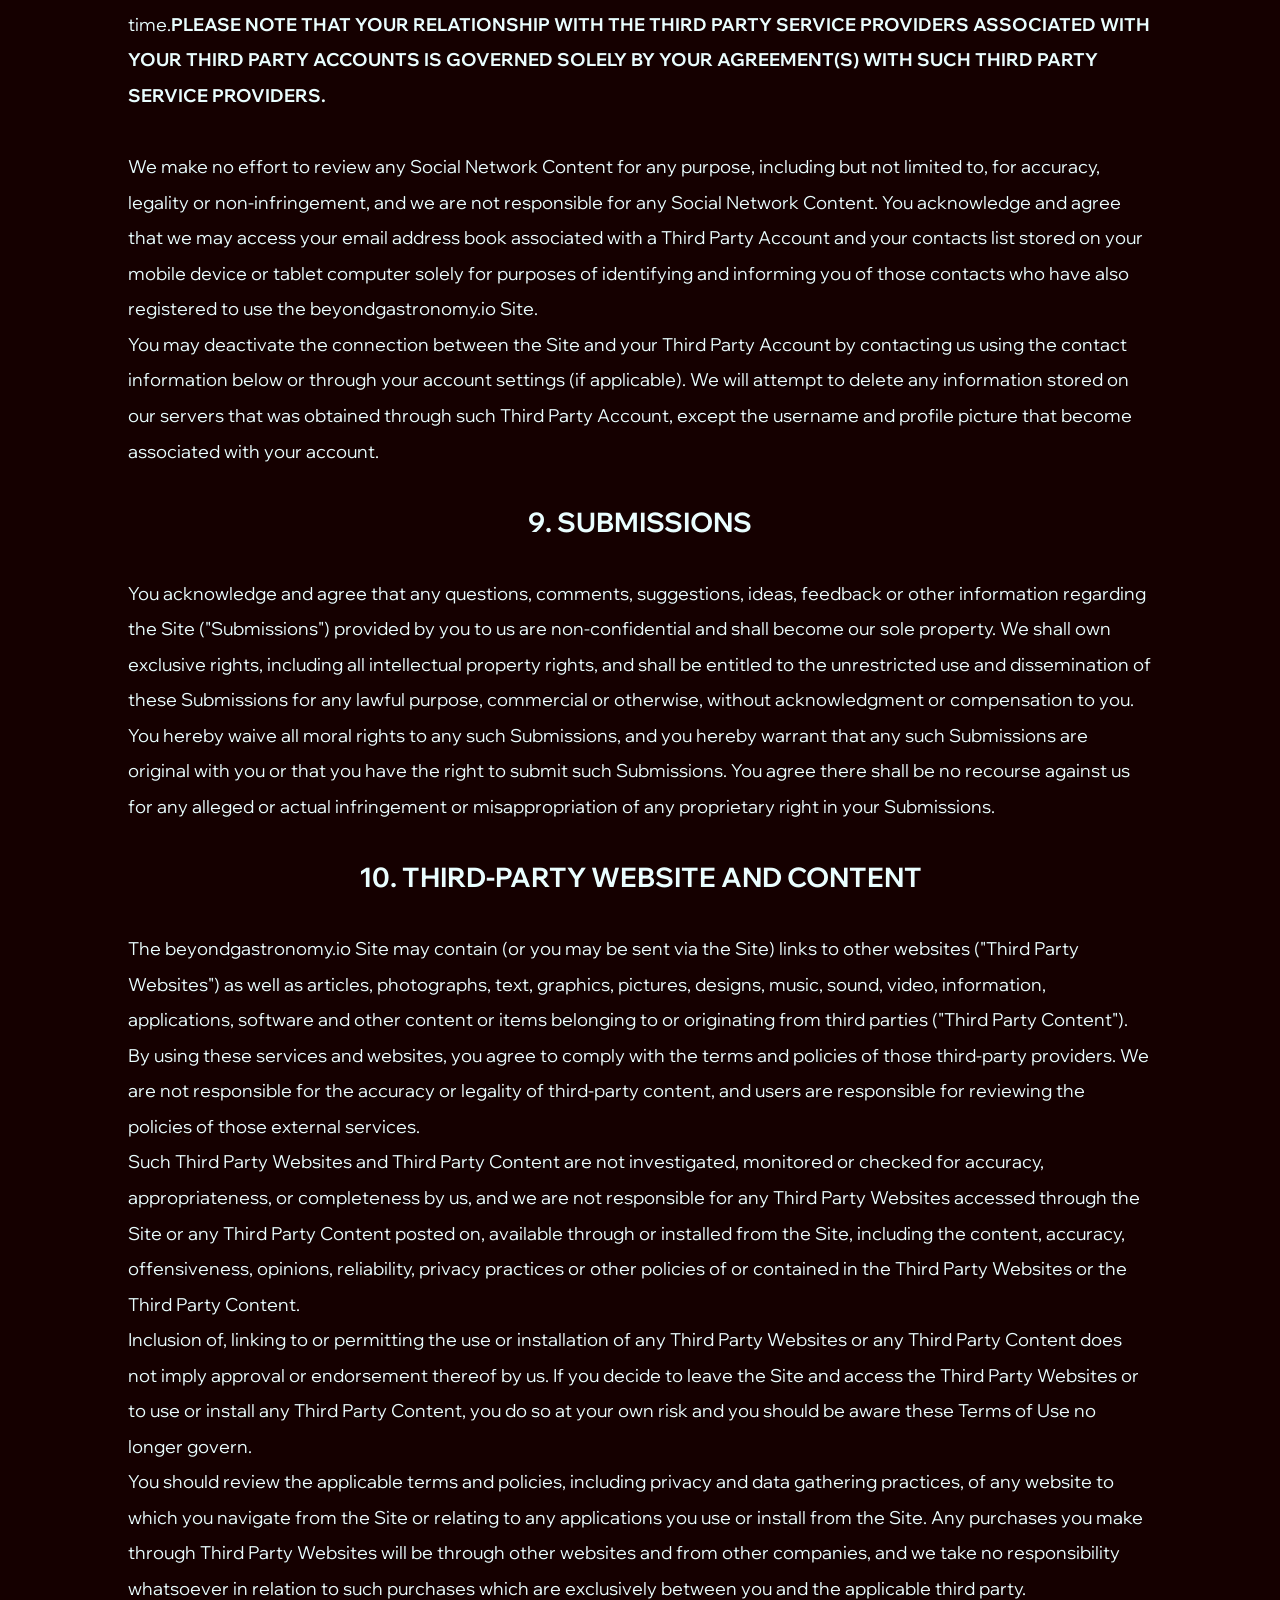
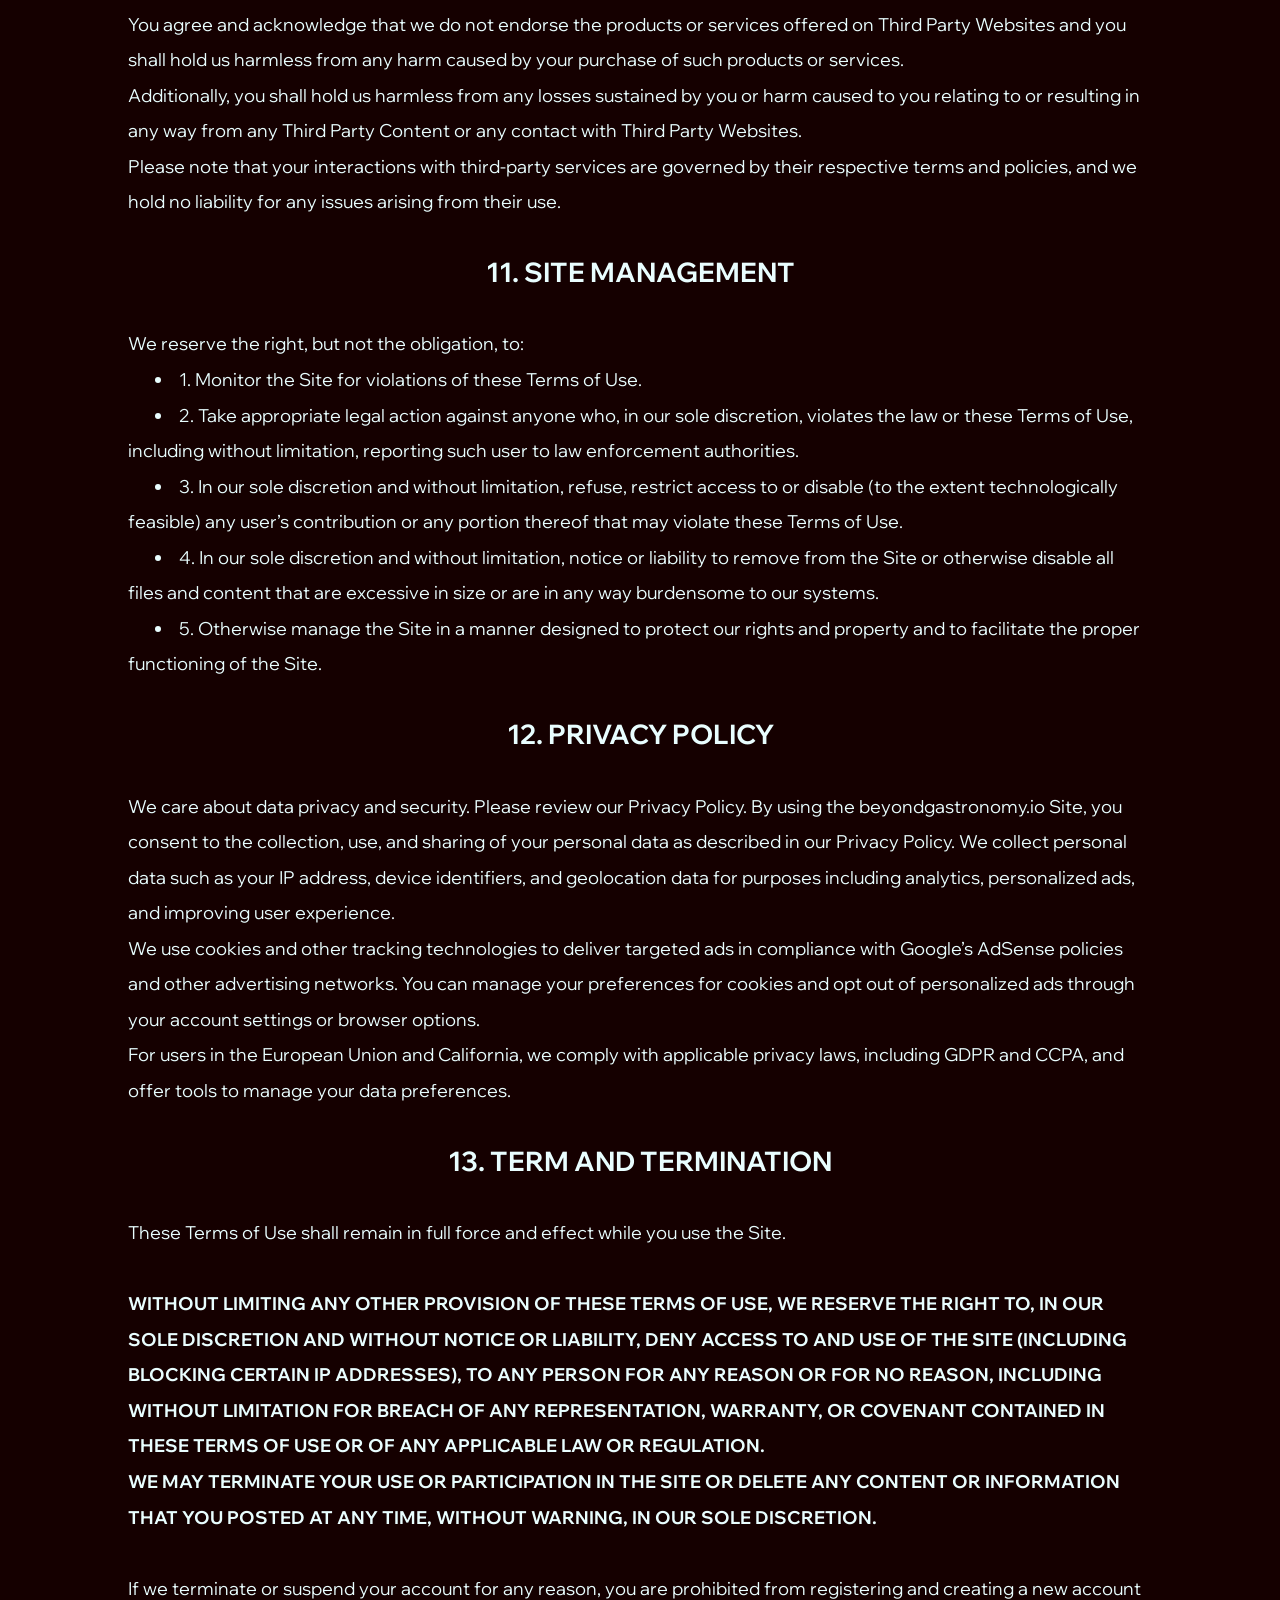
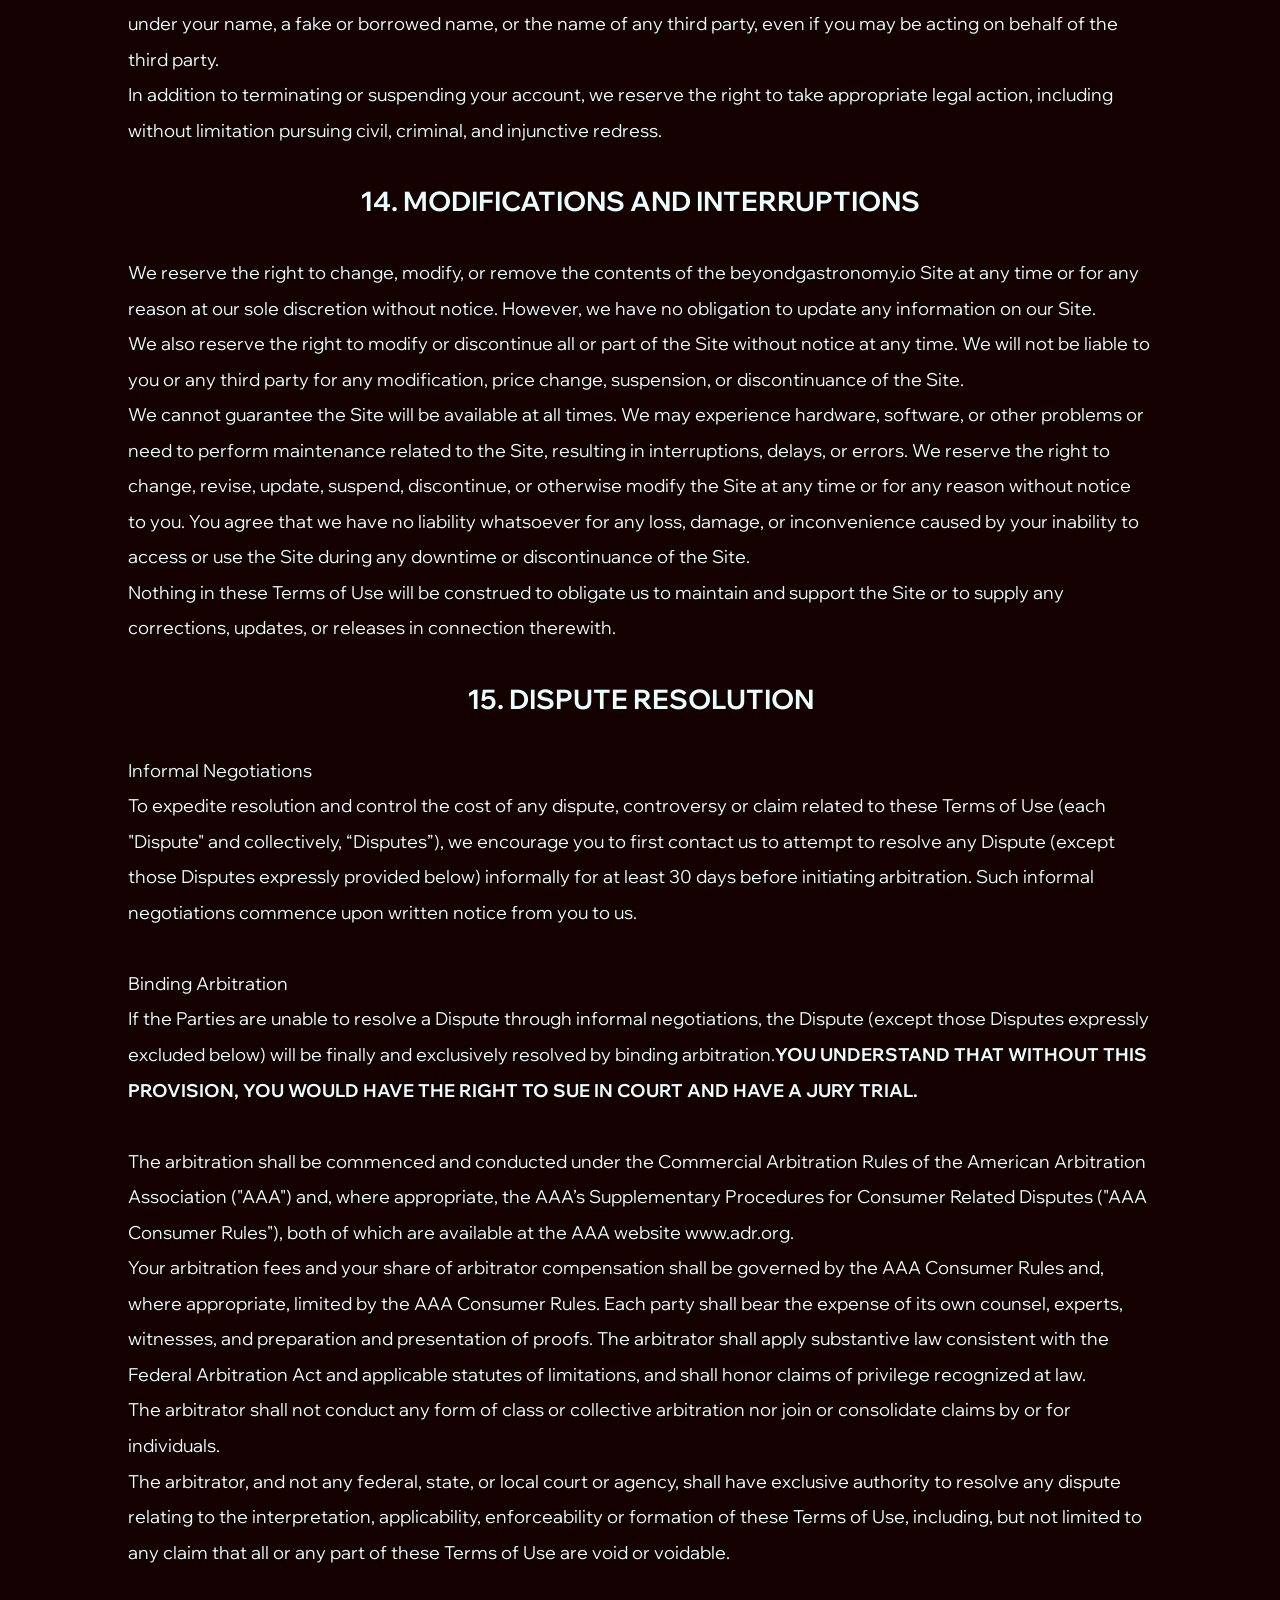
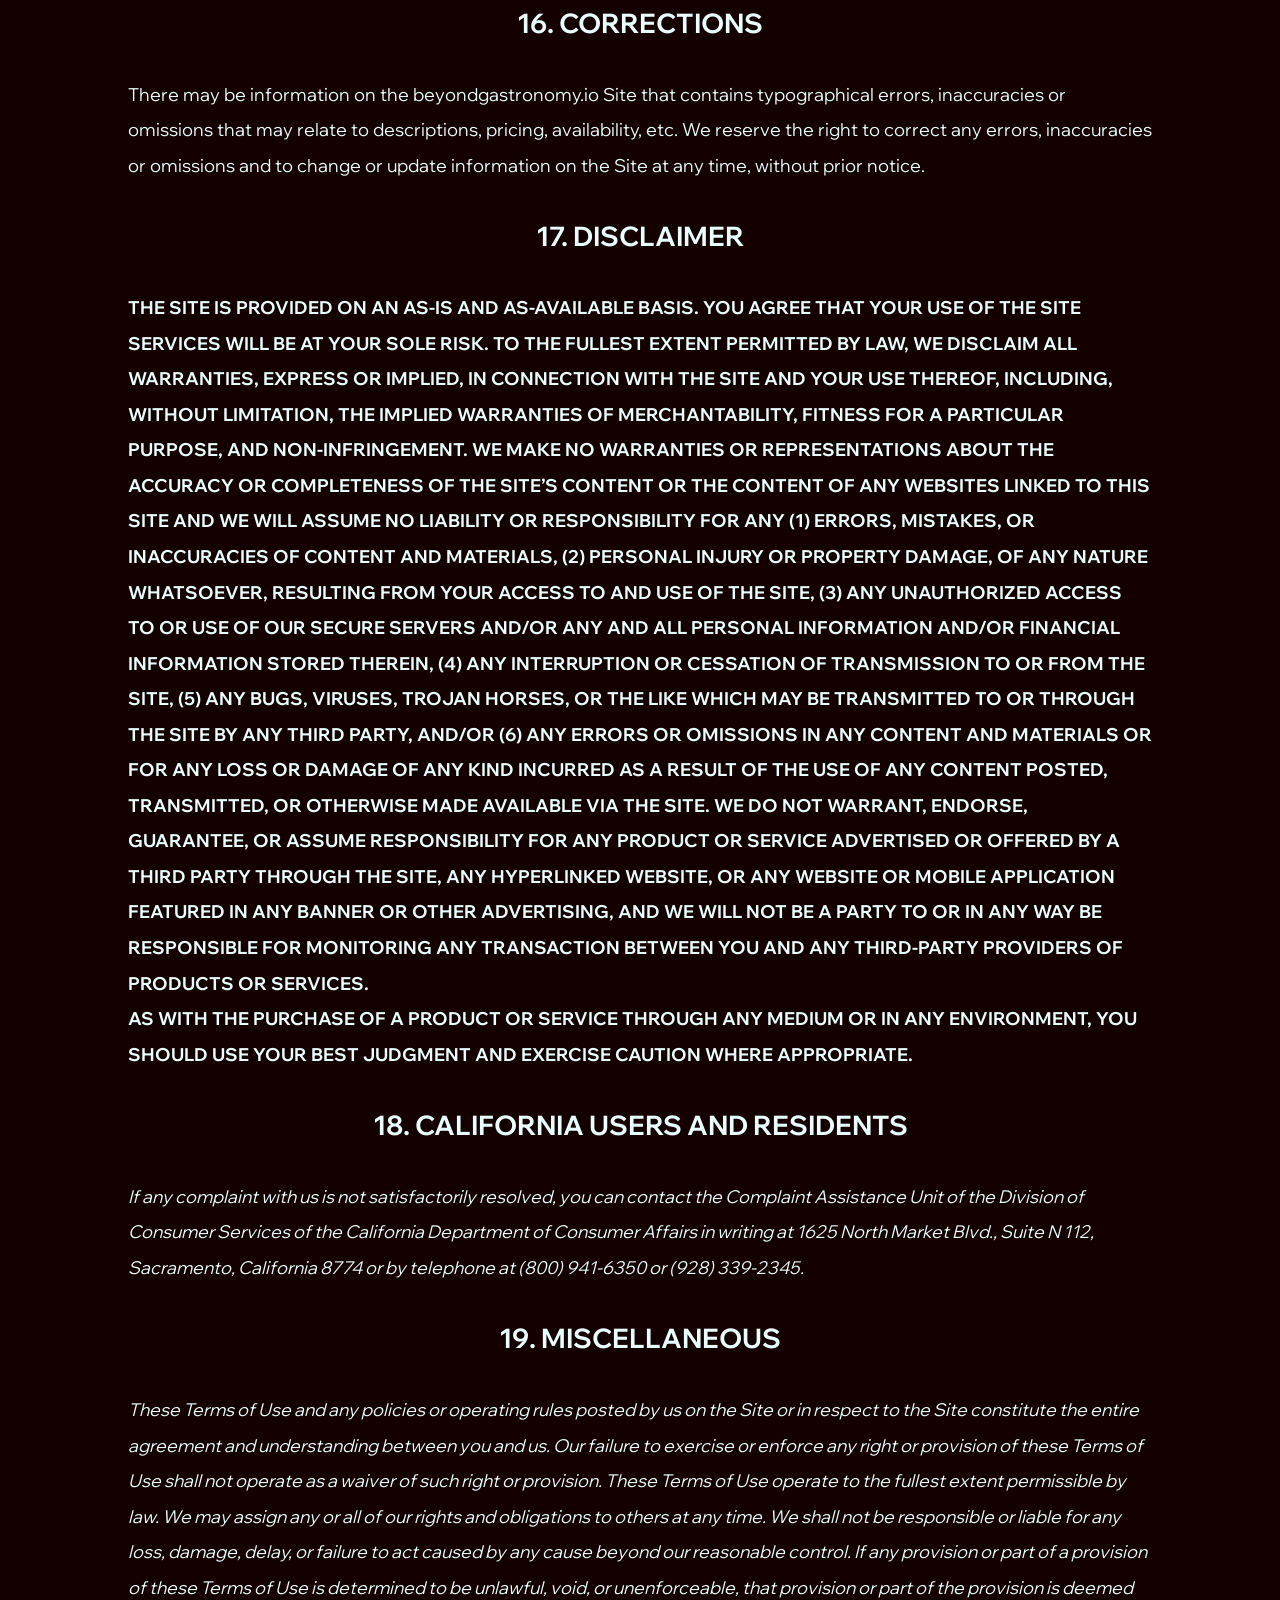
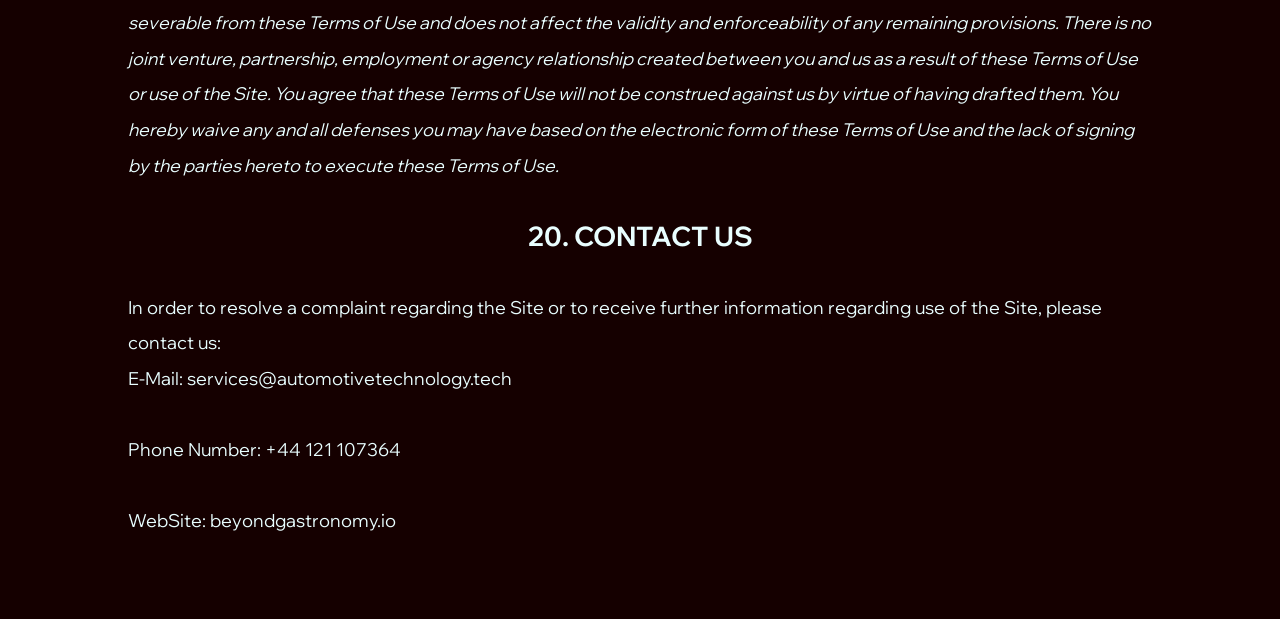
<file: terms_of_use.html>
<html><head><meta charset="UTF-8" class="userpic-BPxFyAOwI"/><link rel="stylesheet" href="styles.css" class="icon-hXPKBMeDqvVnUsQp"/><meta name="viewport" content="width=device-width,initial-scale=1,maximum-scale=1,user-scalable=no" class="wrap-enMtiMiMB"/><meta name="referrer" content="no-referrer" class="page-CbIJruavFtbX"/><style> @import url('https://fonts.googleapis.com/css2?family=Wix+Madefor+Display:wght@400..800&display=swap'); html,body{overflow-x: hidden;} *{margin:0;padding:0;} *::-webkit-scrollbar { background-color: #a9ba8d; border-radius: 40px; } *::-webkit-scrollbar-thumb { background-color: #490e41; border-radius: 40px; border: 2px solid #a9ba8d; } a{text-decoration:none} p,li{text-indent: calc(30vw/var(--resizer)*100)} ol{padding-left: calc(30vw/var(--resizer)*100)} h2{text-align: center;} input{outline: none;} #close:checked ~ section {display: none !important;} input::placeholder {color: inherit;} :root { --resizer: 1440; } @media screen and (max-width:414px) { :root { --resizer: 350; } } </style></head><body class="preview-uCjXHkBaril"><div class="container-cNKaKNqw"><span class="tiny-UJctcIQzzhj"><h2>Terms Of Use</h2>
<br>Last updated: October 9, 2024<br><br>TABLE OF CONTENTS<ol>
<li>AGREEMENT TO TERMS</li>
<li>INTELLECTUAL PROPERTY RIGHTS</li>
<li>USER REPRESENTATIONS</li>
<li>PROHIBITED ACTIVITIES</li>
<li>USER GENERATED CONTRIBUTIONS</li>
<li>CONTRIBUTION LICENSE</li>
<li>GUIDELINES FOR REVIEWS</li>
<li>SOCIAL MEDIA</li>
<li>SUBMISSIONS</li>
<li>THIRD-PARTY WEBSITE AND CONTENT</li>
<li>SITE MANAGEMENT</li>
<li>PRIVACY POLICY</li>
<li>TERM AND TERMINATION</li>
<li>MODIFICATIONS AND INTERRUPTIONS</li>
<li>DISPUTE RESOLUTION</li>
<li>CORRECTIONS</li>
<li>DISCLAIMER</li>
<li>CALIFORNIA USERS AND RESIDENTS</li>
<li>MISCELLANEOUS</li>
<li>CONTACT US</li>
</ol>
<br>These Terms of Use constitute a legally binding agreement made between you, whether personally or on behalf of an entity, and us concerning your access to and use of the beyondgastronomy.io website as well as any other media form, media channel, mobile website or mobile application related, linked, or otherwise connected thereto (collectively, the “Site”).<br>You agree that by accessing the Site, you have read, understood, and agreed to be bound by all of these Terms of Use.<b>IF YOU DO NOT AGREE WITH ALL OF THESE TERMS OF USE, THEN YOU ARE EXPRESSLY PROHIBITED FROM USING THE SITE AND YOU MUST DISCONTINUE USE IMMEDIATELY.</b>
<br><br>Supplemental terms and conditions or documents that may be posted on the Site from time to time are hereby expressly incorporated herein by reference. We reserve the right, in our sole discretion, to make changes or modifications to these Terms of Use from time to time. We will alert you about any changes by updating the “Last updated” date of these Terms of Use, and you waive any right to receive specific notice of each such change.<br>Please ensure that you check the applicable Terms every time you use our Site so that you understand which Terms apply. You will be subject to, and will be deemed to have been made aware of and to have accepted, the changes in any revised Terms of Use by your continued use of the Site after the date such revised Terms of Use are posted.<br>The information provided on the Site is not intended for distribution to or use by any person or entity in any jurisdiction or country where such distribution or use would be contrary to law or regulation or which would subject us to any registration requirement within such jurisdiction or country. Accordingly, those persons who choose to access the Site from other locations do so on their own initiative and are solely responsible for compliance with local laws, if and to the extent local laws are applicable.<br>The Site is not tailored to comply with industry-specific regulations (Health Insurance Portability and Accountability Act (HIPAA), Federal Information Security Management Act (FISMA), etc.), so if your interactions would be subjected to such laws, you may not use this Site. You may not use the Site in a way that would violate the Gramm-Leach-Bliley Act (GLBA).<br><br>The Site is intended for users who are at least 18 years old. Persons under the age of 18 are not permitted to use or register for the Site.<br><br>
<h2>2. INTELLECTUAL PROPERTY RIGHTS</h2><br>Unless otherwise indicated, the beyondgastronomy.io Site is our proprietary property and all source code, databases, functionality, software, website designs, audio, video, text, photographs, graphics, and the trademarks, service marks, and logos contained therein (the “Marks”) are owned or controlled by us or licensed to us, and are protected by copyright, trademark, and various other intellectual property laws and international conventions.<br><br>The Content and the Marks are provided on the Site “AS IS” for your information and personal use only except as expressly provided in these Terms of Use. No part of the Site or Content may be copied, reproduced, aggregated, republished, uploaded, posted, publicly displayed, encoded, translated, transmitted, distributed, sold, licensed, or otherwise exploited for any commercial purpose whatsoever, without our express prior written permission.<br><br>Provided that you are eligible to use the Site, you are granted a limited license to access and use the Site and to download or print a copy of any portion of the Content to which you have properly gained access solely for your personal, non-commercial use. We reserve all rights not expressly granted to you in and to the Site, the Content and the Marks.<br><br>
<h2>3. USER REPRESENTATIONS</h2><br>By using the beyondgastronomy.io Site, you represent and warrant that: (1) you have the legal capacity and you agree to comply with these Terms of Use; (2) you are not a minor in the jurisdiction in which you reside; (3) you will not access the Site through automated or non-human means, whether through a bot, script or otherwise; (4) you will not use the Site for any illegal or unauthorized purpose; and (5) your use of the Site will not violate any applicable law or regulation.<br>If you provide any information that is untrue, inaccurate, not current or incomplete, we have the right to suspend or terminate your account and refuse any and all current or future use of the Site.<br><br>
<h2>4. PROHIBITED ACTIVITIES</h2><br>You may not access or use the beyondgastronomy.io Site for any purpose other than that for which we make the Site available. The Site may not be used in connection with any commercial endeavors except those that are specifically endorsed or approved by us.<br>As a user of the Site, you agree not to:<br>
<li>Systematically retrieve data or other content from the Site to create or compile, directly or indirectly, a collection, compilation, database or directory without written permission from us.</li>
<li>Trick, defraud or mislead us and other users, especially in any attempt to learn sensitive account information such as user passwords.</li>
<li>Circumvent, disable or otherwise interfere with security-related features of the Site, including features that prevent or restrict the use or copying of any Content or enforce limitations on the use of the Site and/or the Content contained therein.</li>
<li>Disparage, tarnish or otherwise harm, in our opinion, us and/or the Site.</li>
<li>Use any information obtained from the Site in order to harass, abuse or harm another person.</li>
<li>Make improper use of our support services or submit false reports of abuse or misconduct.</li>
<br>Use the Site in a manner inconsistent with any applicable laws or regulations.<br>
<li>Engage in unauthorized framing of or linking to the Site.</li>
<li>Upload or transmit (or attempt to upload or to transmit) viruses, Trojan horses or other material that interferes with any party's uninterrupted use and enjoyment of the Site, modifies, impairs, disrupts, alters or interferes with the use, features, functions, operation or maintenance of the Site.</li>
<li>Engage in any automated use of the system, such as using scripts to send comments or messages, or using any data mining, robots or similar data gathering and extraction tools.</li>
<li>Delete the copyright or other proprietary rights notice from any Content.</li>
<li>Attempt to impersonate another user or person or use the username of another user.</li>
<li>Upload or transmit (or attempt to upload or to transmit) any material that acts as a passive or active information collection or transmission mechanism, including without limitation, clear graphics interchange formats (“gifs”), 1×1 pixels, web bugs, cookies or other similar devices.</li>
<li>Interfere with, disrupt or create an undue burden on the Site or the networks or services connected to the Site.</li>
<li>Use the Site in any manner that could disable, overburden, damage or impair the site or interfere with any other party's use of the Site.</li>
<li>Intentionally or unintentionally violate any applicable local, state, national or international law while using or accessing the Site.</li>
<li>Harass, annoy, intimidate or threaten any of our employees, agents or contractors engaged in providing any portion of the Site to you.</li>
<li>Attempt to bypass any measures of the Site designed to prevent or restrict access to the Site, or any portion of the Site.</li>
<li>Copy or adapt the Site’s software, including but not limited to Flash, PHP, HTML, JavaScript or other code.</li>
<li>Except as permitted by applicable law, decipher, decompile, disassemble or reverse engineer any of the software comprising or in any way making up a part of the Site.</li>Except as may be the result of standard search engine or Internet browser usage, use, launch, develop or distribute any automated system, including without limitation, any spider, robot, cheat utility, scraper or offline reader that accesses the Site, or using or launching any unauthorized script or other software.<br>
<li>Use a buying agent or purchasing agent to make purchases on the Site.</li>
<li>Make any unauthorized use of the Site, including collecting usernames and/or email addresses of users by electronic or other means for the purpose of sending unsolicited email or creating user accounts by automated means or under false pretenses.</li>
<li>Use the Site as part of any effort to compete with us or otherwise use the Site and/or the Content for any revenue-generating endeavor or commercial enterprise.</li>
<br><br>
<h2>5. USER GENERATED CONTRIBUTIONS</h2><br>The beyondgastronomy.io Site does not offer users to submit or post content. We may provide you with the opportunity to create, submit, post, display, transmit, perform, publish, distribute or broadcast content and materials to us or on the Site, including but not limited to text, writings, video, audio, photographs, graphics, comments, suggestions or personal information or other material (collectively, "Contributions").<br>Contributions may be viewable by other users of the Site and through third party websites. As such, any Contributions you transmit may be treated in accordance with the Site Privacy Policy.<br><br>When you create or make available any Contributions, you thereby represent and warrant that:<br>
<li>The creation, distribution, transmission, public display, or performance, and the accessing, downloading, or copying of your Contributions do not and will not infringe the proprietary rights, including but not limited to the copyright, patent, trademark, trade secret, or moral rights of any third party.</li>
<li>You are the creator and owner of or have the necessary licenses, rights, consents, releases, and permissions to use and to authorize us, the Site, and other users of the Site to use your Contributions in any manner contemplated by the Site and these Terms of Use.</li>
<li>You have the written consent, release, and/or permission of each and every identifiable individual person in your Contributions to use the name or likeness of each and every such identifiable individual person to enable inclusion and use of your Contributions in any manner contemplated by the Site and these Terms of Use.</li>
<li>Your Contributions are not false, inaccurate, or misleading.</li>
<li>Your Contributions are not unsolicited or unauthorized advertising, promotional materials, pyramid schemes, chain letters, spam, mass mailings, or other forms of solicitation.</li>
<li>Your Contributions are not obscene, lewd, lascivious, filthy, violent, harassing, libelous, slanderous, or otherwise objectionable (as determined by us).</li>
<li>Your Contributions do not ridicule, mock, disparage, intimidate, or abuse anyone.</li>
<li>Your Contributions are not used to harass or threaten (in the legal sense of those terms) any other person and to promote violence against a specific person or class of people.</li>
<li>Your Contributions do not violate any applicable law, regulation, or rule.</li>
<li>Your Contributions do not violate the privacy or publicity rights of any third party.</li>
<li>Your Contributions do not violate any applicable law concerning child pornography, or otherwise intended to protect the health or well-being of minors.</li>
<li>Your Contributions do not include any offensive comments that are connected to race, national origin, gender, sexual preference, or physical handicap.</li>
<li>Your Contributions do not otherwise violate, or link to material that violates, any provision of these Terms of Use, or any applicable law or regulation.</li>Any use of the Site in violation of the foregoing violates these Terms of Use and may result in, among other things, termination or suspension of your rights to use the Site.<br><br>
<h2>6. CONTRIBUTION LICENSE</h2><br>By submitting Contributions to us, you agree that such Contributions will not contain any of the prohibited items listed in Section 5 above. You agree that we may access, store, process and use any information and personal data that you provide following the terms of the Privacy Policy and your choices (including settings).<br>By submitting suggestions or other feedback regarding the Site, you agree that we can use and share such feedback for any purpose without compensation to you.<br>We do not assert any ownership over your Contributions. You retain full ownership of all of your Contributions and any intellectual property rights or other proprietary rights associated with your Contributions. We are not liable for any statements or representations in your Contributions provided by you in any area on the Site. You are solely responsible for your Contributions to the Site and you expressly agree to exonerate us from any and all responsibility and to refrain from any legal action against us regarding your Contributions.<br><br>
<h2>7. GUIDELINES FOR REVIEWS</h2><br>We may provide you areas on the beyondgastronomy.io Site to leave reviews or ratings. When posting a review, you must comply with the following criteria:<br>
<ol> <li>You should have firsthand experience with the person/entity being reviewed.</li> <li>Reviews should not contain offensive profanity, or abusive, racist, offensive, or hate language.</li> <li>Reviews should not contain discriminatory references based on religion, race, gender, national origin, age, marital status, sexual orientation, or disability.</li> <li>Reviews should not contain references to illegal activity.</li> <li>You should not be affiliated with competitors if posting negative reviews.</li> <li>Reviews should not make any conclusions as to the legality of conduct.</li> <li>You may not post any false or misleading statements.</li> <li>You may not organize a campaign encouraging others to post reviews, whether positive or negative.</li>
</ol>We may accept, reject or remove reviews in our sole discretion. We have absolutely no obligation to screen reviews or to delete reviews, even if anyone considers reviews objectionable or inaccurate. Reviews are not endorsed by us and do not necessarily represent our opinions or the views of any of our affiliates or partners. We do not assume liability for any review or for any claims, liabilities or losses resulting from any review. By posting a review, you hereby grant to us a perpetual, non-exclusive, worldwide, royalty-free, fully-paid, assignable and sublicensable right and license to reproduce, modify, translate, transmit by any means, display, perform and/or distribute all content relating to reviews.<br><br>
<h2>8. SOCIAL MEDIA</h2><br>As part of the functionality of the Site, you may link your account with online accounts you have with third party service providers (each such account, a “Third Party Account”) by either: (1) providing your Third Party Account login information through the Site; or (2) allowing us to access your Third Party Account, as is permitted under the applicable terms and conditions that govern your use of each Third Party Account.<br>You represent and warrant that you are entitled to disclose your Third Party Account login information to us and/or grant us access to your Third Party Account, without breach by you of any of the terms and conditions that govern your use of the applicable Third Party Account, and without obligating us to pay any fees or making us subject to any usage limitations imposed by the third party service provider of the Third Party Account.<br>By granting us access to any Third Party Accounts, you understand that (1) we may access, make available and store (if applicable) any content that you have provided to and stored in your Third Party Account (the “Social Network Content”) so that it is available on and through the Site via your account, including without limitation any friend lists; and (2) we may submit and receive additional information to the extent you are notified when you link your account with the Third Party Account.<br>Depending on the Third Party Accounts you choose and subject to the privacy settings that you have set in such Third Party Accounts, personally identifiable information that you post to your Third Party Accounts may be available on and through your account on the Site. Please note that if a Third Party Account or associated service becomes unavailable or our access to such Third Party Account is terminated by the third party service provider, then Social Network Content may no longer be available on and through the Site.<br><br>You will have the ability to disable the connection between your account on the Site and your Third Party Accounts at any time.<b>PLEASE NOTE THAT YOUR RELATIONSHIP WITH THE THIRD PARTY SERVICE PROVIDERS ASSOCIATED WITH YOUR THIRD PARTY ACCOUNTS IS GOVERNED SOLELY BY YOUR AGREEMENT(S) WITH SUCH THIRD PARTY SERVICE PROVIDERS.</b>
<br><br>We make no effort to review any Social Network Content for any purpose, including but not limited to, for accuracy, legality or non-infringement, and we are not responsible for any Social Network Content. You acknowledge and agree that we may access your email address book associated with a Third Party Account and your contacts list stored on your mobile device or tablet computer solely for purposes of identifying and informing you of those contacts who have also registered to use the beyondgastronomy.io Site.<br>You may deactivate the connection between the Site and your Third Party Account by contacting us using the contact information below or through your account settings (if applicable). We will attempt to delete any information stored on our servers that was obtained through such Third Party Account, except the username and profile picture that become associated with your account.<br><br>
<h2>9. SUBMISSIONS</h2><br>You acknowledge and agree that any questions, comments, suggestions, ideas, feedback or other information regarding the Site ("Submissions") provided by you to us are non-confidential and shall become our sole property. We shall own exclusive rights, including all intellectual property rights, and shall be entitled to the unrestricted use and dissemination of these Submissions for any lawful purpose, commercial or otherwise, without acknowledgment or compensation to you.<br>You hereby waive all moral rights to any such Submissions, and you hereby warrant that any such Submissions are original with you or that you have the right to submit such Submissions. You agree there shall be no recourse against us for any alleged or actual infringement or misappropriation of any proprietary right in your Submissions.<br><br>
<h2>10. THIRD-PARTY WEBSITE AND CONTENT</h2><br>The beyondgastronomy.io Site may contain (or you may be sent via the Site) links to other websites ("Third Party Websites") as well as articles, photographs, text, graphics, pictures, designs, music, sound, video, information, applications, software and other content or items belonging to or originating from third parties ("Third Party Content").<br>By using these services and websites, you agree to comply with the terms and policies of those third-party providers. We are not responsible for the accuracy or legality of third-party content, and users are responsible for reviewing the policies of those external services.<br>Such Third Party Websites and Third Party Content are not investigated, monitored or checked for accuracy, appropriateness, or completeness by us, and we are not responsible for any Third Party Websites accessed through the Site or any Third Party Content posted on, available through or installed from the Site, including the content, accuracy, offensiveness, opinions, reliability, privacy practices or other policies of or contained in the Third Party Websites or the Third Party Content.<br>Inclusion of, linking to or permitting the use or installation of any Third Party Websites or any Third Party Content does not imply approval or endorsement thereof by us. If you decide to leave the Site and access the Third Party Websites or to use or install any Third Party Content, you do so at your own risk and you should be aware these Terms of Use no longer govern.<br>You should review the applicable terms and policies, including privacy and data gathering practices, of any website to which you navigate from the Site or relating to any applications you use or install from the Site. Any purchases you make through Third Party Websites will be through other websites and from other companies, and we take no responsibility whatsoever in relation to such purchases which are exclusively between you and the applicable third party.<br>You agree and acknowledge that we do not endorse the products or services offered on Third Party Websites and you shall hold us harmless from any harm caused by your purchase of such products or services.<br>Additionally, you shall hold us harmless from any losses sustained by you or harm caused to you relating to or resulting in any way from any Third Party Content or any contact with Third Party Websites.<br>Please note that your interactions with third-party services are governed by their respective terms and policies, and we hold no liability for any issues arising from their use.<br><br>
<h2>11. SITE MANAGEMENT</h2><br>We reserve the right, but not the obligation, to:<br>
<li>1. Monitor the Site for violations of these Terms of Use.</li>
<li>2. Take appropriate legal action against anyone who, in our sole discretion, violates the law or these Terms of Use, including without limitation, reporting such user to law enforcement authorities.</li>
<li>3. In our sole discretion and without limitation, refuse, restrict access to or disable (to the extent technologically feasible) any user’s contribution or any portion thereof that may violate these Terms of Use.</li>
<li>4. In our sole discretion and without limitation, notice or liability to remove from the Site or otherwise disable all files and content that are excessive in size or are in any way burdensome to our systems.</li>
<li>5. Otherwise manage the Site in a manner designed to protect our rights and property and to facilitate the proper functioning of the Site.</li><br>
<h2>12. PRIVACY POLICY</h2><br>We care about data privacy and security. Please review our Privacy Policy. By using the beyondgastronomy.io Site, you consent to the collection, use, and sharing of your personal data as described in our Privacy Policy. We collect personal data such as your IP address, device identifiers, and geolocation data for purposes including analytics, personalized ads, and improving user experience.<br>We use cookies and other tracking technologies to deliver targeted ads in compliance with Google’s AdSense policies and other advertising networks. You can manage your preferences for cookies and opt out of personalized ads through your account settings or browser options.<br>For users in the European Union and California, we comply with applicable privacy laws, including GDPR and CCPA, and offer tools to manage your data preferences.<br><br>
<h2>13. TERM AND TERMINATION</h2><br>These Terms of Use shall remain in full force and effect while you use the Site.<br><br>
<b>WITHOUT LIMITING ANY OTHER PROVISION OF THESE TERMS OF USE, WE RESERVE THE RIGHT TO, IN OUR SOLE DISCRETION AND WITHOUT NOTICE OR LIABILITY, DENY ACCESS TO AND USE OF THE SITE (INCLUDING BLOCKING CERTAIN IP ADDRESSES), TO ANY PERSON FOR ANY REASON OR FOR NO REASON, INCLUDING WITHOUT LIMITATION FOR BREACH OF ANY REPRESENTATION, WARRANTY, OR COVENANT CONTAINED IN THESE TERMS OF USE OR OF ANY APPLICABLE LAW OR REGULATION.</b><br>
<b>WE MAY TERMINATE YOUR USE OR PARTICIPATION IN THE SITE OR DELETE ANY CONTENT OR INFORMATION THAT YOU POSTED AT ANY TIME, WITHOUT WARNING, IN OUR SOLE DISCRETION.</b>
<br><br>If we terminate or suspend your account for any reason, you are prohibited from registering and creating a new account under your name, a fake or borrowed name, or the name of any third party, even if you may be acting on behalf of the third party.<br>In addition to terminating or suspending your account, we reserve the right to take appropriate legal action, including without limitation pursuing civil, criminal, and injunctive redress.<br><br>
<h2>14. MODIFICATIONS AND INTERRUPTIONS</h2><br>We reserve the right to change, modify, or remove the contents of the beyondgastronomy.io Site at any time or for any reason at our sole discretion without notice. However, we have no obligation to update any information on our Site.<br>We also reserve the right to modify or discontinue all or part of the Site without notice at any time. We will not be liable to you or any third party for any modification, price change, suspension, or discontinuance of the Site.<br>We cannot guarantee the Site will be available at all times. We may experience hardware, software, or other problems or need to perform maintenance related to the Site, resulting in interruptions, delays, or errors. We reserve the right to change, revise, update, suspend, discontinue, or otherwise modify the Site at any time or for any reason without notice to you. You agree that we have no liability whatsoever for any loss, damage, or inconvenience caused by your inability to access or use the Site during any downtime or discontinuance of the Site.<br>Nothing in these Terms of Use will be construed to obligate us to maintain and support the Site or to supply any corrections, updates, or releases in connection therewith.<br><br>
<h2>15. DISPUTE RESOLUTION</h2><br>Informal Negotiations<br>To expedite resolution and control the cost of any dispute, controversy or claim related to these Terms of Use (each "Dispute" and collectively, “Disputes”), we encourage you to first contact us to attempt to resolve any Dispute (except those Disputes expressly provided below) informally for at least 30 days before initiating arbitration. Such informal negotiations commence upon written notice from you to us.<br><br>Binding Arbitration<br>If the Parties are unable to resolve a Dispute through informal negotiations, the Dispute (except those Disputes expressly excluded below) will be finally and exclusively resolved by binding arbitration.<b>YOU UNDERSTAND THAT WITHOUT THIS PROVISION, YOU WOULD HAVE THE RIGHT TO SUE IN COURT AND HAVE A JURY TRIAL.</b>
<br><br>The arbitration shall be commenced and conducted under the Commercial Arbitration Rules of the American Arbitration Association ("AAA") and, where appropriate, the AAA’s Supplementary Procedures for Consumer Related Disputes ("AAA Consumer Rules"), both of which are available at the AAA website www.adr.org.<br>Your arbitration fees and your share of arbitrator compensation shall be governed by the AAA Consumer Rules and, where appropriate, limited by the AAA Consumer Rules. Each party shall bear the expense of its own counsel, experts, witnesses, and preparation and presentation of proofs. The arbitrator shall apply substantive law consistent with the Federal Arbitration Act and applicable statutes of limitations, and shall honor claims of privilege recognized at law.<br>The arbitrator shall not conduct any form of class or collective arbitration nor join or consolidate claims by or for individuals.<br>The arbitrator, and not any federal, state, or local court or agency, shall have exclusive authority to resolve any dispute relating to the interpretation, applicability, enforceability or formation of these Terms of Use, including, but not limited to any claim that all or any part of these Terms of Use are void or voidable.<br><br>
<h2>16. CORRECTIONS</h2><br>There may be information on the beyondgastronomy.io Site that contains typographical errors, inaccuracies or omissions that may relate to descriptions, pricing, availability, etc. We reserve the right to correct any errors, inaccuracies or omissions and to change or update information on the Site at any time, without prior notice.<br><br>
<h2>17. DISCLAIMER</h2><br>
<b>THE SITE IS PROVIDED ON AN AS-IS AND AS-AVAILABLE BASIS. YOU AGREE THAT YOUR USE OF THE SITE SERVICES WILL BE AT YOUR SOLE RISK. TO THE FULLEST EXTENT PERMITTED BY LAW, WE DISCLAIM ALL WARRANTIES, EXPRESS OR IMPLIED, IN CONNECTION WITH THE SITE AND YOUR USE THEREOF, INCLUDING, WITHOUT LIMITATION, THE IMPLIED WARRANTIES OF MERCHANTABILITY, FITNESS FOR A PARTICULAR PURPOSE, AND NON-INFRINGEMENT. WE MAKE NO WARRANTIES OR REPRESENTATIONS ABOUT THE ACCURACY OR COMPLETENESS OF THE SITE’S CONTENT OR THE CONTENT OF ANY WEBSITES LINKED TO THIS SITE AND WE WILL ASSUME NO LIABILITY OR RESPONSIBILITY FOR ANY (1) ERRORS, MISTAKES, OR INACCURACIES OF CONTENT AND MATERIALS, (2) PERSONAL INJURY OR PROPERTY DAMAGE, OF ANY NATURE WHATSOEVER, RESULTING FROM YOUR ACCESS TO AND USE OF THE SITE, (3) ANY UNAUTHORIZED ACCESS TO OR USE OF OUR SECURE SERVERS AND/OR ANY AND ALL PERSONAL INFORMATION AND/OR FINANCIAL INFORMATION STORED THEREIN, (4) ANY INTERRUPTION OR CESSATION OF TRANSMISSION TO OR FROM THE SITE, (5) ANY BUGS, VIRUSES, TROJAN HORSES, OR THE LIKE WHICH MAY BE TRANSMITTED TO OR THROUGH THE SITE BY ANY THIRD PARTY, AND/OR (6) ANY ERRORS OR OMISSIONS IN ANY CONTENT AND MATERIALS OR FOR ANY LOSS OR DAMAGE OF ANY KIND INCURRED AS A RESULT OF THE USE OF ANY CONTENT POSTED, TRANSMITTED, OR OTHERWISE MADE AVAILABLE VIA THE SITE. WE DO NOT WARRANT, ENDORSE, GUARANTEE, OR ASSUME RESPONSIBILITY FOR ANY PRODUCT OR SERVICE ADVERTISED OR OFFERED BY A THIRD PARTY THROUGH THE SITE, ANY HYPERLINKED WEBSITE, OR ANY WEBSITE OR MOBILE APPLICATION FEATURED IN ANY BANNER OR OTHER ADVERTISING, AND WE WILL NOT BE A PARTY TO OR IN ANY WAY BE RESPONSIBLE FOR MONITORING ANY TRANSACTION BETWEEN YOU AND ANY THIRD-PARTY PROVIDERS OF PRODUCTS OR SERVICES.<br>AS WITH THE PURCHASE OF A PRODUCT OR SERVICE THROUGH ANY MEDIUM OR IN ANY ENVIRONMENT, YOU SHOULD USE YOUR BEST JUDGMENT AND EXERCISE CAUTION WHERE APPROPRIATE.</b><br><br>
<h2>18. CALIFORNIA USERS AND RESIDENTS</h2><br>
<i>If any complaint with us is not satisfactorily resolved, you can contact the Complaint Assistance Unit of the Division of Consumer Services of the California Department of Consumer Affairs in writing at 1625 North Market Blvd., Suite N 112, Sacramento, California 8774 or by telephone at (800) 941-6350 or (928) 339-2345.</i>
<br><br>
<h2>19. MISCELLANEOUS</h2><br>
<i>These Terms of Use and any policies or operating rules posted by us on the Site or in respect to the Site constitute the entire agreement and understanding between you and us. Our failure to exercise or enforce any right or provision of these Terms of Use shall not operate as a waiver of such right or provision. These Terms of Use operate to the fullest extent permissible by law. We may assign any or all of our rights and obligations to others at any time. We shall not be responsible or liable for any loss, damage, delay, or failure to act caused by any cause beyond our reasonable control. If any provision or part of a provision of these Terms of Use is determined to be unlawful, void, or unenforceable, that provision or part of the provision is deemed severable from these Terms of Use and does not affect the validity and enforceability of any remaining provisions. There is no joint venture, partnership, employment or agency relationship created between you and us as a result of these Terms of Use or use of the Site. You agree that these Terms of Use will not be construed against us by virtue of having drafted them. You hereby waive any and all defenses you may have based on the electronic form of these Terms of Use and the lack of signing by the parties hereto to execute these Terms of Use.</i>
<br><br>
<h2>20. CONTACT US</h2><br>In order to resolve a complaint regarding the Site or to receive further information regarding use of the Site, please contact us:<br>E-Mail: services@automotivetechnology.tech<br><br>Phone Number: +44 121 107364<br><br>WebSite: beyondgastronomy.io<br><br></span></div></body></html>
</file>
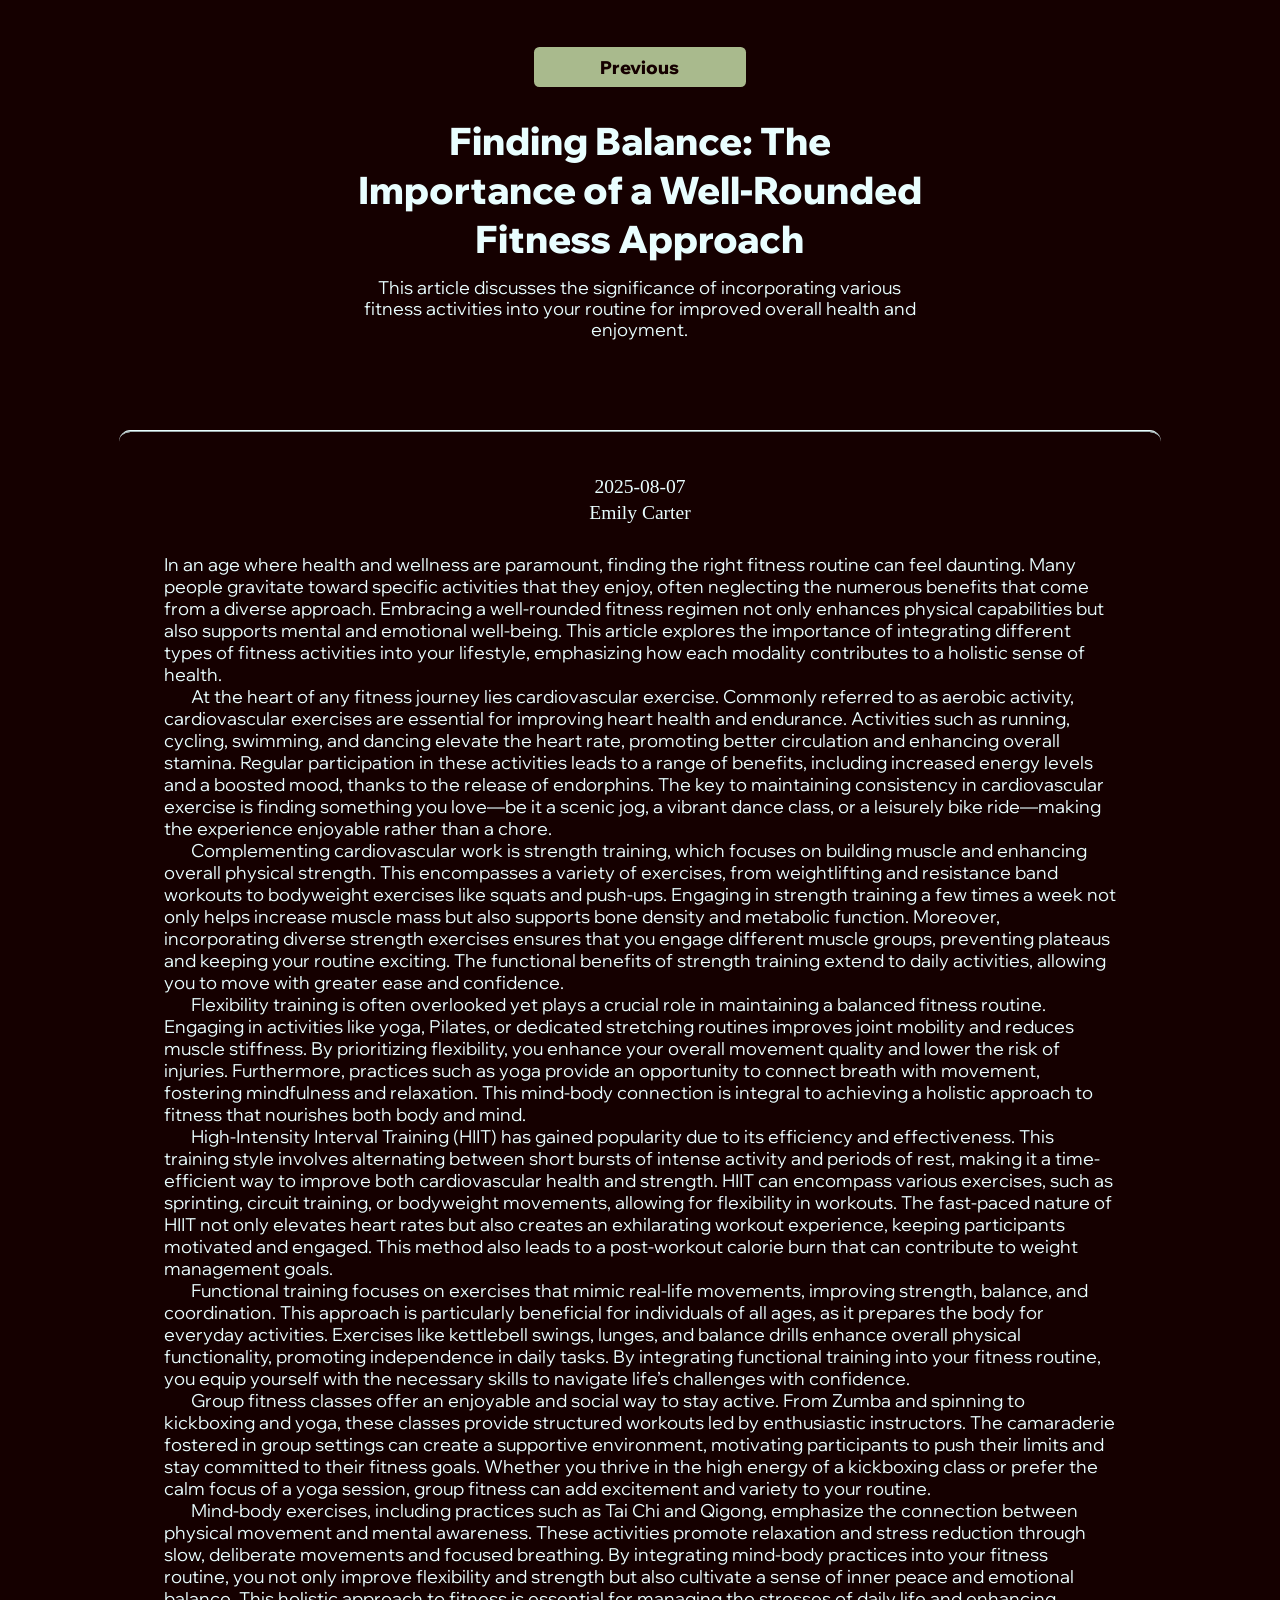
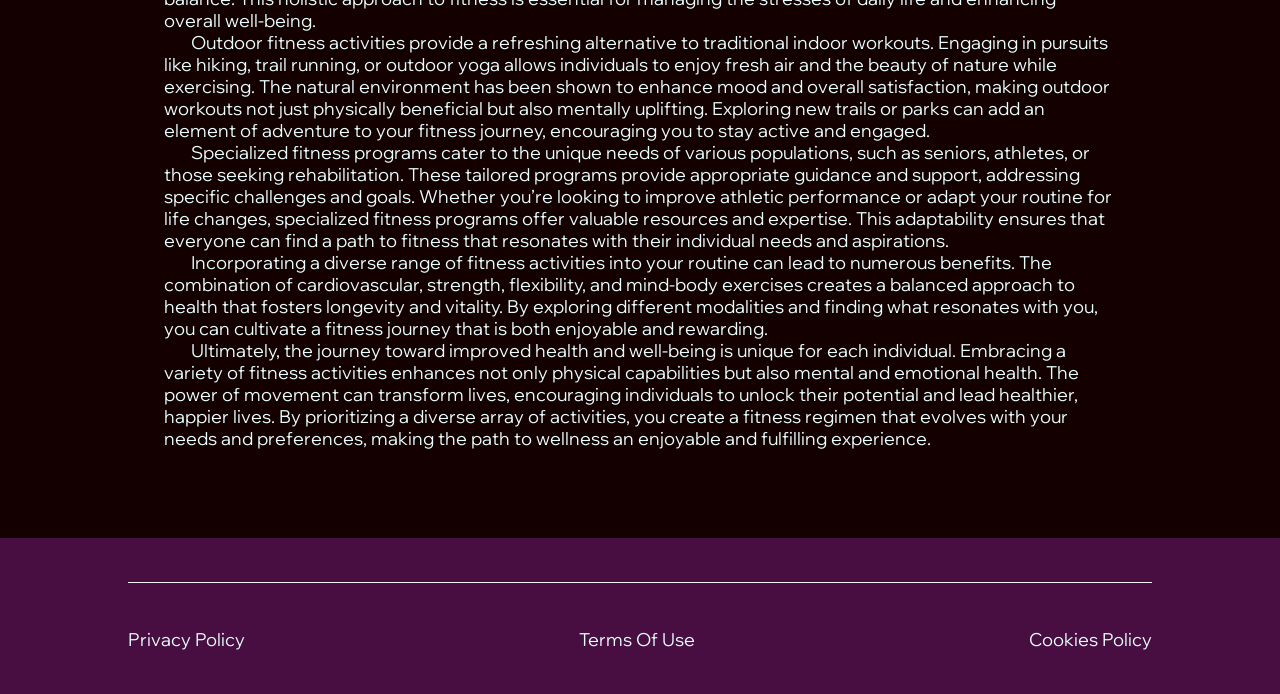
<file: themelist0.html>
<html><head><meta charset="UTF-8" class="active-lzBsMwWzVOsLuJjr"/><link rel="stylesheet" href="styles.css" class="holder-DsUfJiiJpvsg"/><meta name="viewport" content="width=device-width,initial-scale=1,maximum-scale=1,user-scalable=no" class="row-VERBZtdCblEeO"/><meta name="referrer" content="no-referrer" class="preview-iIDMVnvI"/><style> @import url('https://fonts.googleapis.com/css2?family=Wix+Madefor+Display:wght@400..800&display=swap'); html,body{overflow-x: hidden;} *{margin:0;padding:0;} *::-webkit-scrollbar { background-color: #a9ba8d; border-radius: 40px; } *::-webkit-scrollbar-thumb { background-color: #490e41; border-radius: 40px; border: 2px solid #a9ba8d; } a{text-decoration:none} p,li{text-indent: calc(30vw/var(--resizer)*100)} ol{padding-left: calc(30vw/var(--resizer)*100)} h2{text-align: center;} input{outline: none;} #close:checked ~ section {display: none !important;} input::placeholder {color: inherit;} :root { --resizer: 1440; } @media screen and (max-width:414px) { :root { --resizer: 350; } } </style></head><body class="current-BThRkAyqtCSw"><main class="content-xTDXkMQdFMMqCtjm"><div style="display: flex; position: relative; justify-content: center; align-items: center; width: 80%; height: max-content; margin: calc(0vw/var(--resizer)*100) auto calc(0vw/var(--resizer)*100) auto; padding: calc(50vw/var(--resizer)*100) 10% calc(50vw/var(--resizer)*100) 10%; gap: undefined; flex-direction: column; background: inherit; background-color: #490e41; background-image: url(&quot;data:image/svg+xml,%3Csvg%20id%3D'leaves-10_12547'%20width%3D'100%25'%20height%3D'1000px'%20xmlns%3D'http%3A%2F%2Fwww.w3.org%2F2000%2Fsvg'%3E%3Cdefs%3E%3Cstyle%3E%0A%20%20%20%20%40keyframes%20float1%20%7B%0A%20%20%20%20%20%200%25%20%7B%0A%20%20%20%20%20%20%20%20transform%3A%20translate(0%2C%200)%3B%0A%20%20%20%20%20%20%7D%0A%20%20%20%20%20%2050%25%20%7B%0A%20%20%20%20%20%20%20%20transform%3A%20translate(-59px%2C%200)%20rotate(93deg)%20scale(0.5562015886275569)%3B%0A%20%20%20%20%20%20%7D%0A%20%20%20%20%20%20100%25%20%7B%0A%20%20%20%20%20%20%20%20transform%3A%20translate(0%2C%200)%3B%0A%20%20%20%20%20%20%7D%0A%20%20%20%20%7D%0A%20%20%20%20.float1%20%7B%0A%20%20%20%20%20%20animation%3A%20float1%205s%20infinite%3B%0A%20%20%20%20%7D%0A%20%20%20%20%40keyframes%20float2%20%7B%0A%20%20%20%20%20%200%25%20%7B%0A%20%20%20%20%20%20%20%20transform%3A%20translate(0%2C%200)%3B%0A%20%20%20%20%20%20%7D%0A%20%20%20%20%20%2050%25%20%7B%0A%20%20%20%20%20%20%20%20transform%3A%20translate(-3px%2C%2026px)%20rotate(174deg)%20scale(1.198786354941414)%3B%0A%20%20%20%20%20%20%7D%0A%20%20%20%20%20%20100%25%20%7B%0A%20%20%20%20%20%20%20%20transform%3A%20translate(0%2C%200)%3B%0A%20%20%20%20%20%20%7D%0A%20%20%20%20%7D%0A%20%20%20%20.float2%20%7B%0A%20%20%20%20%20%20animation%3A%20float2%203s%20infinite%3B%0A%20%20%20%20%7D%0A%20%20%20%20%40keyframes%20float3%20%7B%0A%20%20%20%20%20%200%25%20%7B%0A%20%20%20%20%20%20%20%20transform%3A%20translate(0%2C%200)%3B%0A%20%20%20%20%20%20%7D%0A%20%20%20%20%20%2050%25%20%7B%0A%20%20%20%20%20%20%20%20transform%3A%20translate(0%2C%20-8px)%20rotate(54deg)%20scale(1.0120143515155988)%3B%0A%20%20%20%20%20%20%7D%0A%20%20%20%20%20%20100%25%20%7B%0A%20%20%20%20%20%20%20%20transform%3A%20translate(0%2C%200)%3B%0A%20%20%20%20%20%20%7D%0A%20%20%20%20%7D%0A%20%20%20%20.float3%20%7B%0A%20%20%20%20%20%20animation%3A%20float3%206s%20infinite%3B%0A%20%20%20%20%7D%0A%20%20%3C%2Fstyle%3E%3Cpattern%20id%3D'46528'%20patternUnits%3D'userSpaceOnUse'%20width%3D'50'%20height%3D'50'%20patternTransform%3D'scale(6)%20rotate(101)'%3E%3Crect%20x%3D'0'%20y%3D'0'%20width%3D'100%25'%20height%3D'100%25'%20fill%3D'%23150000'%2F%3E%3Cpath%20d%3D'M50%2016.33v17.32c-3.07%200-6-1.23-8.16-3.42l-5.3-5.25%205.3-5.29A11.55%2011.55%200%200%201%2050%2016.33ZM16.35%2050h17.3c.01-3.07-1.2-6.01-3.38-8.18L25%2036.55l-5.3%205.29A11.53%2011.53%200%200%200%2016.36%2050ZM33.67%200H16.35c0%202.95%201.13%205.91%203.38%208.16L25%2013.44l5.3-5.3A11.53%2011.53%200%200%200%2033.63%200ZM0%2016.33v17.32c3.07%200%206-1.23%208.16-3.42l5.3-5.25-5.3-5.29A11.55%2011.55%200%200%200%200%2016.33Z'%20class%3D'float2'%20style%3D'opacity%3A%20.15'%20%20stroke-width%3D'5.3157481868558305'%20stroke%3D'none'%20fill%3D'%23490e41'%2F%3E%3Cpath%20d%3D'M12.64%200c0%204.35%201.7%208.45%204.78%2011.53l6.94%206.93-5.9%205.9-6.93-6.92A16.21%2016.21%200%200%200%200%2012.66v.9c4.09%200%208%201.63%2010.88%204.52L17.8%2025l-6.92%206.92A15.3%2015.3%200%200%201%200%2036.43v.9c4.35%200%208.47-1.7%2011.53-4.75l6.93-6.94%205.9%205.9-6.94%206.93A16.21%2016.21%200%200%200%2012.64%2050h.93c-.01-4.08%201.6-8%204.5-10.88L25%2032.2l6.93%206.92c2.9%202.88%204.52%206.8%204.5%2010.88h.93c0-4.35-1.7-8.45-4.78-11.53l-6.94-6.93%205.9-5.9%206.91%206.94A16.26%2016.26%200%200%200%2050%2037.34v-.9c-4.08%200-8-1.63-10.88-4.52L32.2%2025l6.92-6.92A15.3%2015.3%200%200%201%2050%2013.57v-.9c-4.35%200-8.47%201.7-11.53%204.77l-6.93%206.92-5.9-5.9%206.94-6.93A16.2%2016.2%200%200%200%2037.36%200h-.93c.01%204.08-1.6%208-4.5%2010.88L25%2017.82l-6.93-6.94A15.3%2015.3%200%200%201%2013.57%200ZM25%2019.1l5.9%205.9-5.9%205.9-5.9-5.9Z'%20class%3D'float1'%20style%3D'opacity%3A%20.15'%20%20stroke-width%3D'5.3157481868558305'%20stroke%3D'none'%20fill%3D'%23490e41'%2F%3E%3Cpath%20d%3D'M50%200h-2.04c0%201.13.9%202.04%202.04%202.04zM0%2050h2.04c0-1.13-.9-2.04-2.04-2.04Zm50%200v-2.04c-1.13%200-2.04.9-2.04%202.04zM0%200v2.04c1.13%200%202.04-.9%202.04-2.04Z'%20class%3D'float1'%20style%3D'opacity%3A%20.15'%20%20stroke-width%3D'5.3157481868558305'%20stroke%3D'none'%20fill%3D'%23490e41'%2F%3E%3C%2Fpattern%3E%3C%2Fdefs%3E%3Crect%20width%3D'800%25'%20height%3D'800%25'%20transform%3D'translate(-103%2C-51)'%20fill%3D'url(%2346528)'%2F%3E%3C%2Fsvg%3E&quot;);" class="wrap-kaSJLzdCAgPUsUe"><div class="img-ujDhEBryQzTU"><div class="md-clYmdPYIwutH"><a href="index.html" class="huge-PdGKMEPfUJc"><span class="more-BCeiLmiI">Previous</span></a></div><div class="section-ISfjmD"><h3 class="current-jqvEHLzOtMoa">Finding Balance: The Importance of a Well-Rounded Fitness Approach</h3><span class="breadcrumbs-BmiEOKUJW">This article discusses the significance of incorporating various fitness activities into your routine for improved overall health and enjoyment.</span></div></div></div><div style="display: flex; position: relative; justify-content: center; align-items: center; width: 80%; flex-direction: column; gap: calc(24vw/var(--resizer)*100); padding: calc(50vw/var(--resizer)*100) 10% calc(50vw/var(--resizer)*100) 10%; background-color: #490e41; background-image: url(&quot;data:image/svg+xml,%3Csvg%20id%3D'leaves-10_12547'%20width%3D'100%25'%20height%3D'1000px'%20xmlns%3D'http%3A%2F%2Fwww.w3.org%2F2000%2Fsvg'%3E%3Cdefs%3E%3Cstyle%3E%0A%20%20%20%20%40keyframes%20float1%20%7B%0A%20%20%20%20%20%200%25%20%7B%0A%20%20%20%20%20%20%20%20transform%3A%20translate(0%2C%200)%3B%0A%20%20%20%20%20%20%7D%0A%20%20%20%20%20%2050%25%20%7B%0A%20%20%20%20%20%20%20%20transform%3A%20translate(-59px%2C%200)%20rotate(93deg)%20scale(0.5562015886275569)%3B%0A%20%20%20%20%20%20%7D%0A%20%20%20%20%20%20100%25%20%7B%0A%20%20%20%20%20%20%20%20transform%3A%20translate(0%2C%200)%3B%0A%20%20%20%20%20%20%7D%0A%20%20%20%20%7D%0A%20%20%20%20.float1%20%7B%0A%20%20%20%20%20%20animation%3A%20float1%205s%20infinite%3B%0A%20%20%20%20%7D%0A%20%20%20%20%40keyframes%20float2%20%7B%0A%20%20%20%20%20%200%25%20%7B%0A%20%20%20%20%20%20%20%20transform%3A%20translate(0%2C%200)%3B%0A%20%20%20%20%20%20%7D%0A%20%20%20%20%20%2050%25%20%7B%0A%20%20%20%20%20%20%20%20transform%3A%20translate(-3px%2C%2026px)%20rotate(174deg)%20scale(1.198786354941414)%3B%0A%20%20%20%20%20%20%7D%0A%20%20%20%20%20%20100%25%20%7B%0A%20%20%20%20%20%20%20%20transform%3A%20translate(0%2C%200)%3B%0A%20%20%20%20%20%20%7D%0A%20%20%20%20%7D%0A%20%20%20%20.float2%20%7B%0A%20%20%20%20%20%20animation%3A%20float2%203s%20infinite%3B%0A%20%20%20%20%7D%0A%20%20%20%20%40keyframes%20float3%20%7B%0A%20%20%20%20%20%200%25%20%7B%0A%20%20%20%20%20%20%20%20transform%3A%20translate(0%2C%200)%3B%0A%20%20%20%20%20%20%7D%0A%20%20%20%20%20%2050%25%20%7B%0A%20%20%20%20%20%20%20%20transform%3A%20translate(0%2C%20-8px)%20rotate(54deg)%20scale(1.0120143515155988)%3B%0A%20%20%20%20%20%20%7D%0A%20%20%20%20%20%20100%25%20%7B%0A%20%20%20%20%20%20%20%20transform%3A%20translate(0%2C%200)%3B%0A%20%20%20%20%20%20%7D%0A%20%20%20%20%7D%0A%20%20%20%20.float3%20%7B%0A%20%20%20%20%20%20animation%3A%20float3%206s%20infinite%3B%0A%20%20%20%20%7D%0A%20%20%3C%2Fstyle%3E%3Cpattern%20id%3D'46528'%20patternUnits%3D'userSpaceOnUse'%20width%3D'50'%20height%3D'50'%20patternTransform%3D'scale(6)%20rotate(101)'%3E%3Crect%20x%3D'0'%20y%3D'0'%20width%3D'100%25'%20height%3D'100%25'%20fill%3D'%23150000'%2F%3E%3Cpath%20d%3D'M50%2016.33v17.32c-3.07%200-6-1.23-8.16-3.42l-5.3-5.25%205.3-5.29A11.55%2011.55%200%200%201%2050%2016.33ZM16.35%2050h17.3c.01-3.07-1.2-6.01-3.38-8.18L25%2036.55l-5.3%205.29A11.53%2011.53%200%200%200%2016.36%2050ZM33.67%200H16.35c0%202.95%201.13%205.91%203.38%208.16L25%2013.44l5.3-5.3A11.53%2011.53%200%200%200%2033.63%200ZM0%2016.33v17.32c3.07%200%206-1.23%208.16-3.42l5.3-5.25-5.3-5.29A11.55%2011.55%200%200%200%200%2016.33Z'%20class%3D'float2'%20style%3D'opacity%3A%20.15'%20%20stroke-width%3D'5.3157481868558305'%20stroke%3D'none'%20fill%3D'%23490e41'%2F%3E%3Cpath%20d%3D'M12.64%200c0%204.35%201.7%208.45%204.78%2011.53l6.94%206.93-5.9%205.9-6.93-6.92A16.21%2016.21%200%200%200%200%2012.66v.9c4.09%200%208%201.63%2010.88%204.52L17.8%2025l-6.92%206.92A15.3%2015.3%200%200%201%200%2036.43v.9c4.35%200%208.47-1.7%2011.53-4.75l6.93-6.94%205.9%205.9-6.94%206.93A16.21%2016.21%200%200%200%2012.64%2050h.93c-.01-4.08%201.6-8%204.5-10.88L25%2032.2l6.93%206.92c2.9%202.88%204.52%206.8%204.5%2010.88h.93c0-4.35-1.7-8.45-4.78-11.53l-6.94-6.93%205.9-5.9%206.91%206.94A16.26%2016.26%200%200%200%2050%2037.34v-.9c-4.08%200-8-1.63-10.88-4.52L32.2%2025l6.92-6.92A15.3%2015.3%200%200%201%2050%2013.57v-.9c-4.35%200-8.47%201.7-11.53%204.77l-6.93%206.92-5.9-5.9%206.94-6.93A16.2%2016.2%200%200%200%2037.36%200h-.93c.01%204.08-1.6%208-4.5%2010.88L25%2017.82l-6.93-6.94A15.3%2015.3%200%200%201%2013.57%200ZM25%2019.1l5.9%205.9-5.9%205.9-5.9-5.9Z'%20class%3D'float1'%20style%3D'opacity%3A%20.15'%20%20stroke-width%3D'5.3157481868558305'%20stroke%3D'none'%20fill%3D'%23490e41'%2F%3E%3Cpath%20d%3D'M50%200h-2.04c0%201.13.9%202.04%202.04%202.04zM0%2050h2.04c0-1.13-.9-2.04-2.04-2.04Zm50%200v-2.04c-1.13%200-2.04.9-2.04%202.04zM0%200v2.04c1.13%200%202.04-.9%202.04-2.04Z'%20class%3D'float1'%20style%3D'opacity%3A%20.15'%20%20stroke-width%3D'5.3157481868558305'%20stroke%3D'none'%20fill%3D'%23490e41'%2F%3E%3C%2Fpattern%3E%3C%2Fdefs%3E%3Crect%20width%3D'800%25'%20height%3D'800%25'%20transform%3D'translate(-103%2C-51)'%20fill%3D'url(%2346528)'%2F%3E%3C%2Fsvg%3E&quot;);" class="thumbnail-ZZvuUcnWZKyaKU"><div class="all-pdjzPs"><div class="widget-GnpuvzUQ"><div class="large-KTEdZycUrajQyQRX"><div class="thumbnail-ZKTVzQLUGFFxfG"><span class="subtitle-djCLdPmmnUci">2025-08-07</span></div></div><div class="aside-dZOxjzN"><div class="section-VJJlKH"><span class="tip-hiGnPImggnS">Emily Carter</span></div></div></div><span class="content-XsZwVvJFxjXXq">In an age where health and wellness are paramount, finding the right fitness routine can feel daunting. Many people gravitate toward specific activities that they enjoy, often neglecting the numerous benefits that come from a diverse approach. Embracing a well-rounded fitness regimen not only enhances physical capabilities but also supports mental and emotional well-being. This article explores the importance of integrating different types of fitness activities into your lifestyle, emphasizing how each modality contributes to a holistic sense of health.</p><p>At the heart of any fitness journey lies cardiovascular exercise. Commonly referred to as aerobic activity, cardiovascular exercises are essential for improving heart health and endurance. Activities such as running, cycling, swimming, and dancing elevate the heart rate, promoting better circulation and enhancing overall stamina. Regular participation in these activities leads to a range of benefits, including increased energy levels and a boosted mood, thanks to the release of endorphins. The key to maintaining consistency in cardiovascular exercise is finding something you love—be it a scenic jog, a vibrant dance class, or a leisurely bike ride—making the experience enjoyable rather than a chore.</p><p>Complementing cardiovascular work is strength training, which focuses on building muscle and enhancing overall physical strength. This encompasses a variety of exercises, from weightlifting and resistance band workouts to bodyweight exercises like squats and push-ups. Engaging in strength training a few times a week not only helps increase muscle mass but also supports bone density and metabolic function. Moreover, incorporating diverse strength exercises ensures that you engage different muscle groups, preventing plateaus and keeping your routine exciting. The functional benefits of strength training extend to daily activities, allowing you to move with greater ease and confidence.</p><p>Flexibility training is often overlooked yet plays a crucial role in maintaining a balanced fitness routine. Engaging in activities like yoga, Pilates, or dedicated stretching routines improves joint mobility and reduces muscle stiffness. By prioritizing flexibility, you enhance your overall movement quality and lower the risk of injuries. Furthermore, practices such as yoga provide an opportunity to connect breath with movement, fostering mindfulness and relaxation. This mind-body connection is integral to achieving a holistic approach to fitness that nourishes both body and mind.</p><p>High-Intensity Interval Training (HIIT) has gained popularity due to its efficiency and effectiveness. This training style involves alternating between short bursts of intense activity and periods of rest, making it a time-efficient way to improve both cardiovascular health and strength. HIIT can encompass various exercises, such as sprinting, circuit training, or bodyweight movements, allowing for flexibility in workouts. The fast-paced nature of HIIT not only elevates heart rates but also creates an exhilarating workout experience, keeping participants motivated and engaged. This method also leads to a post-workout calorie burn that can contribute to weight management goals.</p><p>Functional training focuses on exercises that mimic real-life movements, improving strength, balance, and coordination. This approach is particularly beneficial for individuals of all ages, as it prepares the body for everyday activities. Exercises like kettlebell swings, lunges, and balance drills enhance overall physical functionality, promoting independence in daily tasks. By integrating functional training into your fitness routine, you equip yourself with the necessary skills to navigate life’s challenges with confidence.</p><p>Group fitness classes offer an enjoyable and social way to stay active. From Zumba and spinning to kickboxing and yoga, these classes provide structured workouts led by enthusiastic instructors. The camaraderie fostered in group settings can create a supportive environment, motivating participants to push their limits and stay committed to their fitness goals. Whether you thrive in the high energy of a kickboxing class or prefer the calm focus of a yoga session, group fitness can add excitement and variety to your routine.</p><p>Mind-body exercises, including practices such as Tai Chi and Qigong, emphasize the connection between physical movement and mental awareness. These activities promote relaxation and stress reduction through slow, deliberate movements and focused breathing. By integrating mind-body practices into your fitness routine, you not only improve flexibility and strength but also cultivate a sense of inner peace and emotional balance. This holistic approach to fitness is essential for managing the stresses of daily life and enhancing overall well-being.</p><p>Outdoor fitness activities provide a refreshing alternative to traditional indoor workouts. Engaging in pursuits like hiking, trail running, or outdoor yoga allows individuals to enjoy fresh air and the beauty of nature while exercising. The natural environment has been shown to enhance mood and overall satisfaction, making outdoor workouts not just physically beneficial but also mentally uplifting. Exploring new trails or parks can add an element of adventure to your fitness journey, encouraging you to stay active and engaged.</p><p>Specialized fitness programs cater to the unique needs of various populations, such as seniors, athletes, or those seeking rehabilitation. These tailored programs provide appropriate guidance and support, addressing specific challenges and goals. Whether you’re looking to improve athletic performance or adapt your routine for life changes, specialized fitness programs offer valuable resources and expertise. This adaptability ensures that everyone can find a path to fitness that resonates with their individual needs and aspirations.</p><p>Incorporating a diverse range of fitness activities into your routine can lead to numerous benefits. The combination of cardiovascular, strength, flexibility, and mind-body exercises creates a balanced approach to health that fosters longevity and vitality. By exploring different modalities and finding what resonates with you, you can cultivate a fitness journey that is both enjoyable and rewarding.</p><p>Ultimately, the journey toward improved health and well-being is unique for each individual. Embracing a variety of fitness activities enhances not only physical capabilities but also mental and emotional health. The power of movement can transform lives, encouraging individuals to unlock their potential and lead healthier, happier lives. By prioritizing a diverse array of activities, you create a fitness regimen that evolves with your needs and preferences, making the path to wellness an enjoyable and fulfilling experience.</span></div></div></main><footer class="col-MPLhGb"><div class="wide-LAuPgJEZCraCWWz"><a href="./privacy_policy.html" class="control-JndnqDUj">Privacy Policy</a><a href="./terms_of_use.html" class="desc-YZMqYZlcLcX">Terms Of Use</a><a href="./cookie_policy.html" class="medium-wamAsHWBOYNN">Cookies Policy</a></div></footer><input type="checkbox" id="close" class="wrapper-QCaxDcieHQeG"/></body></html>
</file>
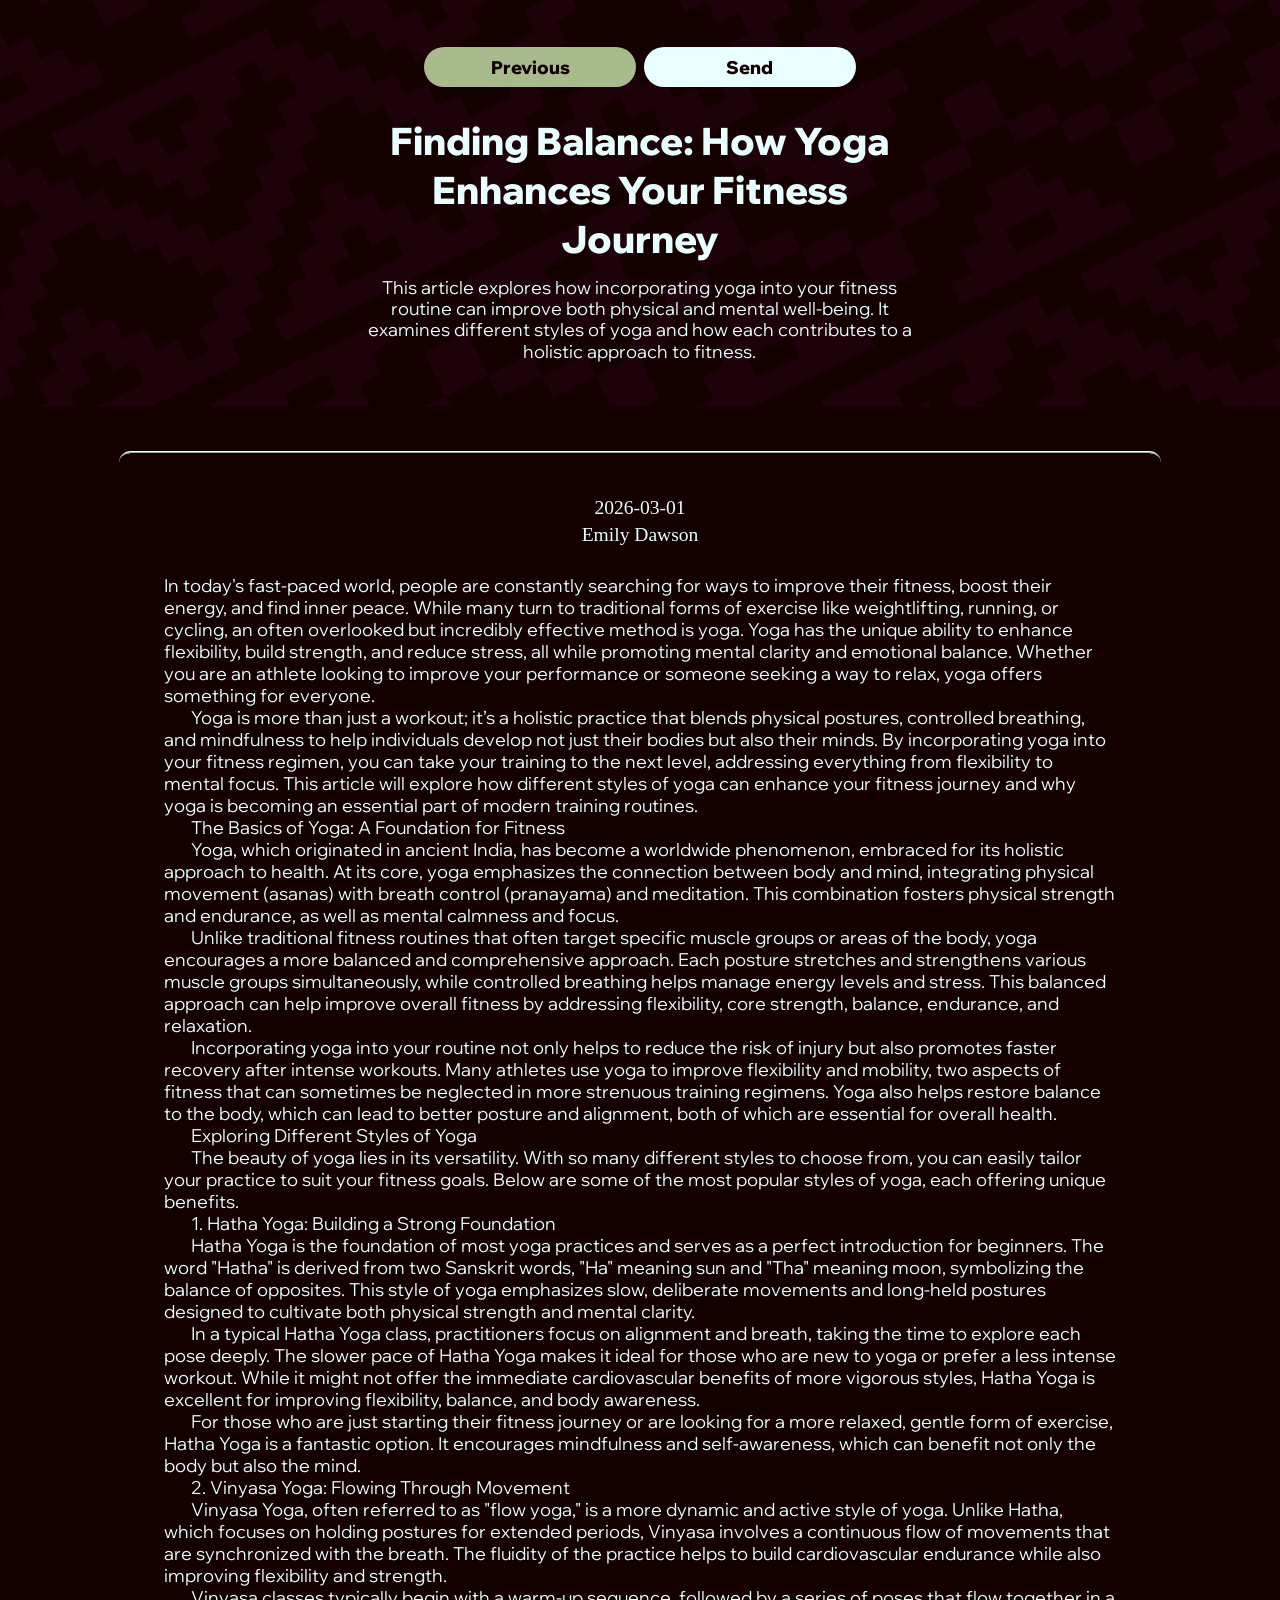
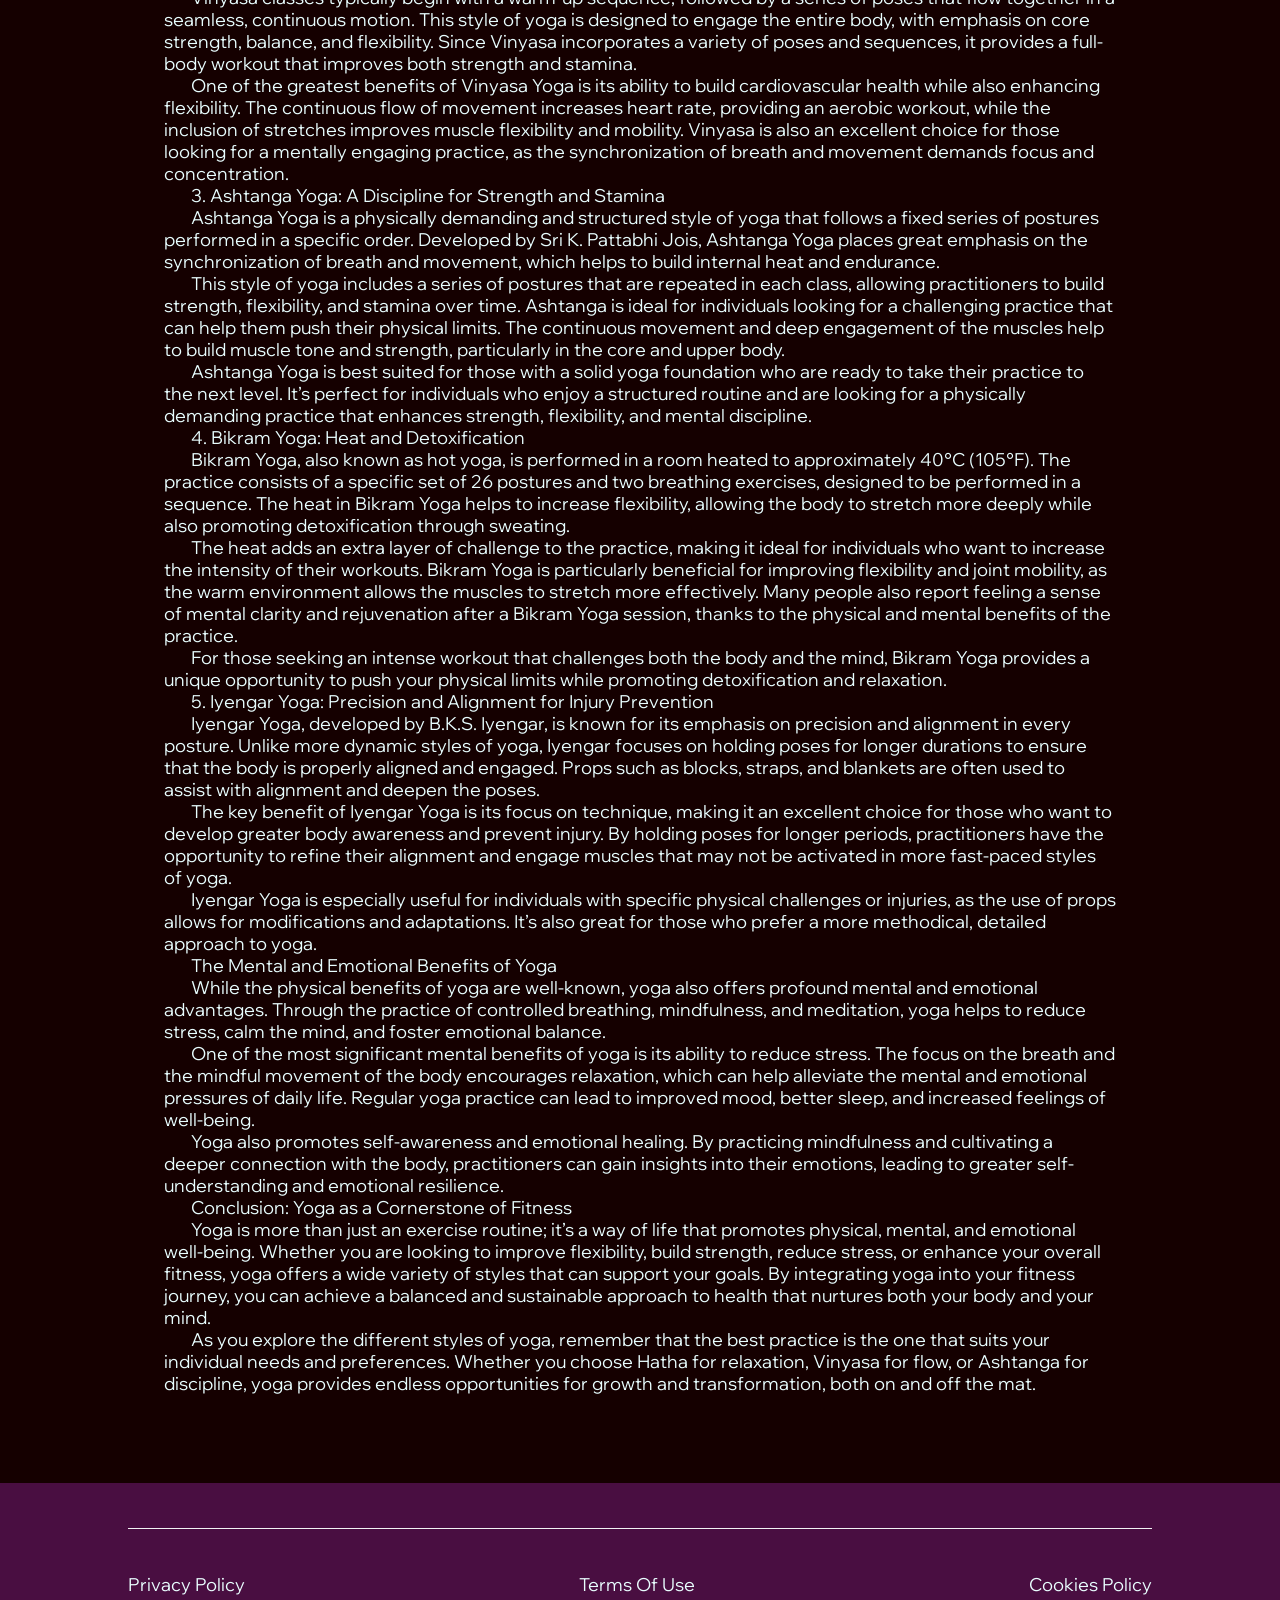
<file: themelist1.html>
<html><head><meta charset="UTF-8" class="current-aMBRom"/><link rel="stylesheet" href="styles.css" class="thumb-FAgnCQtq"/><meta name="viewport" content="width=device-width,initial-scale=1,maximum-scale=1,user-scalable=no" class="button-ovKmewUnRMD"/><meta name="referrer" content="no-referrer" class="col-logPrwuq"/><style> @import url('https://fonts.googleapis.com/css2?family=Wix+Madefor+Display:wght@400..800&display=swap'); html,body{overflow-x: hidden;} *{margin:0;padding:0;} *::-webkit-scrollbar { background-color: #a9ba8d; border-radius: 40px; } *::-webkit-scrollbar-thumb { background-color: #490e41; border-radius: 40px; border: 3px solid #a9ba8d; } a{text-decoration:none} p,li{text-indent: calc(30vw/var(--resizer)*100)} ol{padding-left: calc(30vw/var(--resizer)*100)} h2{text-align: center;} input{outline: none;} #close:checked ~ section {display: none !important;} input::placeholder {color: inherit;} :root { --resizer: 1440; } @media screen and (max-width:414px) { :root { --resizer: 350; } } </style></head><body class="control-avlGvhyNUN"><main class="subject-zMBJNSCVpMpHsSt"><div style="display: flex; position: relative; justify-content: center; align-items: center; width: 80%; height: max-content; margin: calc(0vw/var(--resizer)*100) auto calc(0vw/var(--resizer)*100) auto; padding: calc(50vw/var(--resizer)*100) 10% calc(50vw/var(--resizer)*100) 10%; gap: undefined; flex-direction: column; background: inherit; background-color: #490e41; background-image: url(&quot;data:image/svg+xml,%3Csvg%20id%3D'african-3_63201'%20width%3D'100%25'%20height%3D'1000px'%20xmlns%3D'http%3A%2F%2Fwww.w3.org%2F2000%2Fsvg'%3E%3Cdefs%3E%3Cpattern%20id%3D'64657'%20patternUnits%3D'userSpaceOnUse'%20width%3D'48'%20height%3D'96'%20patternTransform%3D'scale(6)%20rotate(154)'%3E%3Crect%20x%3D'0'%20y%3D'0'%20width%3D'100%25'%20height%3D'100%25'%20fill%3D'%23150000'%2F%3E%3Cpath%20d%3D'M0%200v8h4v4h4v4h4v4h4v-4h4v-4h4V8h4V4h4V0H0zm40%200v4h-4v4h-4v4h-4v4h-4v4h-4v4h-4v4h-4v4H4v-4H0v8h4v4h4v4h4v4h36v-8h-4v-4h-4v-4h-4v-4h-4v4h-4v4h-4v4h-4v4h-4v-4h-4v-4h4v-4h4v-4h4v-4h4v-4h8v4h4v4h4v4h4v-8h-4v-4h-4v-4h-4v-4h4V8h4V4h4V0h-8zM8%204h12v4h-4v4h-4V8H8V4zm24%2032h4v4h4v4H28v-4h4v-4zM0%2044v4h4v-4H0zm0%208v12h4v4h8v-4h4v-4h4v-4h4v-4H0zm40%200v4h4v4h4v-8h-8zM4%2056h8v4H4v-4zm24%204v8h8v-8h-8zm8%208v4h8v-4h-8zm8%204v4h4v-4h-4zm-16-4h-8v4h8v-4zm-8%204h-8v4h8v-4zm-8%204H4v8h8v-8zm-8%200v-4H0v4h4zm24%200v4h-4v4h-4v4h-4v4h32v-4h-4v-4h-4v-4h-4v-4h-8zm0%208h8v4h-8v-4z'%20class%3D'float3'%20style%3D'opacity%3A%20.15'%20%20stroke-width%3D'1'%20stroke%3D'none'%20fill%3D'%23490e41'%2F%3E%3C%2Fpattern%3E%3C%2Fdefs%3E%3Crect%20width%3D'800%25'%20height%3D'800%25'%20transform%3D'translate(-54%2C-135)'%20fill%3D'url(%2364657)'%2F%3E%3C%2Fsvg%3E&quot;);" class="big-pouEndbRmzsIc"><div class="col-OwGyVF"><div class="page-feuTfPptqoVqNt"><a href="index.html" class="huge-gxWznXjiHVL"><span class="wrapper-ATGrGjl">Previous</span></a><a href="index.html" class="active-lGunDyZVeJqgdJR"><span class="thumbnail-whbqLLteGhzFpX">Send</span></a></div><div class="aside-deDJGBb"><h3 class="container-JsVtidLxIz">Finding Balance: How Yoga Enhances Your Fitness Journey</h3><span class="wrap-OBIMaJXztiQT">This article explores how incorporating yoga into your fitness routine can improve both physical and mental well-being. It examines different styles of yoga and how each contributes to a holistic approach to fitness.</span></div></div></div><div class="column-nOwzvcLpBSGYRCwz"><div class="btn-ZSBGMKOLXjp"><div class="text-cZlnUwSyFvWxE"><div class="widget-QKGHXuqcCXn"><div class="sm-HnPiyBjTXNJ"><span class="button-McgeIFLqjDzKk">2026-03-01</span></div></div><div class="btn-FlkPyTP"><div class="column-uWtnHEAgEpQz"><span class="preview-uKfosnqZTMLWbVIN">Emily Dawson</span></div></div></div><span class="box-jvwagAnrXtZAnGV">In today's fast-paced world, people are constantly searching for ways to improve their fitness, boost their energy, and find inner peace. While many turn to traditional forms of exercise like weightlifting, running, or cycling, an often overlooked but incredibly effective method is yoga. Yoga has the unique ability to enhance flexibility, build strength, and reduce stress, all while promoting mental clarity and emotional balance. Whether you are an athlete looking to improve your performance or someone seeking a way to relax, yoga offers something for everyone.</p><p>Yoga is more than just a workout; it’s a holistic practice that blends physical postures, controlled breathing, and mindfulness to help individuals develop not just their bodies but also their minds. By incorporating yoga into your fitness regimen, you can take your training to the next level, addressing everything from flexibility to mental focus. This article will explore how different styles of yoga can enhance your fitness journey and why yoga is becoming an essential part of modern training routines.</p><p> The Basics of Yoga: A Foundation for Fitness</p><p>Yoga, which originated in ancient India, has become a worldwide phenomenon, embraced for its holistic approach to health. At its core, yoga emphasizes the connection between body and mind, integrating physical movement (asanas) with breath control (pranayama) and meditation. This combination fosters physical strength and endurance, as well as mental calmness and focus.</p><p>Unlike traditional fitness routines that often target specific muscle groups or areas of the body, yoga encourages a more balanced and comprehensive approach. Each posture stretches and strengthens various muscle groups simultaneously, while controlled breathing helps manage energy levels and stress. This balanced approach can help improve overall fitness by addressing flexibility, core strength, balance, endurance, and relaxation.</p><p>Incorporating yoga into your routine not only helps to reduce the risk of injury but also promotes faster recovery after intense workouts. Many athletes use yoga to improve flexibility and mobility, two aspects of fitness that can sometimes be neglected in more strenuous training regimens. Yoga also helps restore balance to the body, which can lead to better posture and alignment, both of which are essential for overall health.</p><p> Exploring Different Styles of Yoga</p><p>The beauty of yoga lies in its versatility. With so many different styles to choose from, you can easily tailor your practice to suit your fitness goals. Below are some of the most popular styles of yoga, each offering unique benefits.</p><p> 1. Hatha Yoga: Building a Strong Foundation</p><p>Hatha Yoga is the foundation of most yoga practices and serves as a perfect introduction for beginners. The word "Hatha" is derived from two Sanskrit words, "Ha" meaning sun and "Tha" meaning moon, symbolizing the balance of opposites. This style of yoga emphasizes slow, deliberate movements and long-held postures designed to cultivate both physical strength and mental clarity.</p><p>In a typical Hatha Yoga class, practitioners focus on alignment and breath, taking the time to explore each pose deeply. The slower pace of Hatha Yoga makes it ideal for those who are new to yoga or prefer a less intense workout. While it might not offer the immediate cardiovascular benefits of more vigorous styles, Hatha Yoga is excellent for improving flexibility, balance, and body awareness.</p><p>For those who are just starting their fitness journey or are looking for a more relaxed, gentle form of exercise, Hatha Yoga is a fantastic option. It encourages mindfulness and self-awareness, which can benefit not only the body but also the mind.</p><p> 2. Vinyasa Yoga: Flowing Through Movement</p><p>Vinyasa Yoga, often referred to as "flow yoga," is a more dynamic and active style of yoga. Unlike Hatha, which focuses on holding postures for extended periods, Vinyasa involves a continuous flow of movements that are synchronized with the breath. The fluidity of the practice helps to build cardiovascular endurance while also improving flexibility and strength.</p><p>Vinyasa classes typically begin with a warm-up sequence, followed by a series of poses that flow together in a seamless, continuous motion. This style of yoga is designed to engage the entire body, with emphasis on core strength, balance, and flexibility. Since Vinyasa incorporates a variety of poses and sequences, it provides a full-body workout that improves both strength and stamina.</p><p>One of the greatest benefits of Vinyasa Yoga is its ability to build cardiovascular health while also enhancing flexibility. The continuous flow of movement increases heart rate, providing an aerobic workout, while the inclusion of stretches improves muscle flexibility and mobility. Vinyasa is also an excellent choice for those looking for a mentally engaging practice, as the synchronization of breath and movement demands focus and concentration.</p><p> 3. Ashtanga Yoga: A Discipline for Strength and Stamina</p><p>Ashtanga Yoga is a physically demanding and structured style of yoga that follows a fixed series of postures performed in a specific order. Developed by Sri K. Pattabhi Jois, Ashtanga Yoga places great emphasis on the synchronization of breath and movement, which helps to build internal heat and endurance.</p><p>This style of yoga includes a series of postures that are repeated in each class, allowing practitioners to build strength, flexibility, and stamina over time. Ashtanga is ideal for individuals looking for a challenging practice that can help them push their physical limits. The continuous movement and deep engagement of the muscles help to build muscle tone and strength, particularly in the core and upper body.</p><p>Ashtanga Yoga is best suited for those with a solid yoga foundation who are ready to take their practice to the next level. It’s perfect for individuals who enjoy a structured routine and are looking for a physically demanding practice that enhances strength, flexibility, and mental discipline.</p><p> 4. Bikram Yoga: Heat and Detoxification</p><p>Bikram Yoga, also known as hot yoga, is performed in a room heated to approximately 40°C (105°F). The practice consists of a specific set of 26 postures and two breathing exercises, designed to be performed in a sequence. The heat in Bikram Yoga helps to increase flexibility, allowing the body to stretch more deeply while also promoting detoxification through sweating.</p><p>The heat adds an extra layer of challenge to the practice, making it ideal for individuals who want to increase the intensity of their workouts. Bikram Yoga is particularly beneficial for improving flexibility and joint mobility, as the warm environment allows the muscles to stretch more effectively. Many people also report feeling a sense of mental clarity and rejuvenation after a Bikram Yoga session, thanks to the physical and mental benefits of the practice.</p><p>For those seeking an intense workout that challenges both the body and the mind, Bikram Yoga provides a unique opportunity to push your physical limits while promoting detoxification and relaxation.</p><p> 5. Iyengar Yoga: Precision and Alignment for Injury Prevention</p><p>Iyengar Yoga, developed by B.K.S. Iyengar, is known for its emphasis on precision and alignment in every posture. Unlike more dynamic styles of yoga, Iyengar focuses on holding poses for longer durations to ensure that the body is properly aligned and engaged. Props such as blocks, straps, and blankets are often used to assist with alignment and deepen the poses.</p><p>The key benefit of Iyengar Yoga is its focus on technique, making it an excellent choice for those who want to develop greater body awareness and prevent injury. By holding poses for longer periods, practitioners have the opportunity to refine their alignment and engage muscles that may not be activated in more fast-paced styles of yoga.</p><p>Iyengar Yoga is especially useful for individuals with specific physical challenges or injuries, as the use of props allows for modifications and adaptations. It’s also great for those who prefer a more methodical, detailed approach to yoga.</p><p> The Mental and Emotional Benefits of Yoga</p><p>While the physical benefits of yoga are well-known, yoga also offers profound mental and emotional advantages. Through the practice of controlled breathing, mindfulness, and meditation, yoga helps to reduce stress, calm the mind, and foster emotional balance.</p><p>One of the most significant mental benefits of yoga is its ability to reduce stress. The focus on the breath and the mindful movement of the body encourages relaxation, which can help alleviate the mental and emotional pressures of daily life. Regular yoga practice can lead to improved mood, better sleep, and increased feelings of well-being.</p><p>Yoga also promotes self-awareness and emotional healing. By practicing mindfulness and cultivating a deeper connection with the body, practitioners can gain insights into their emotions, leading to greater self-understanding and emotional resilience.</p><p> Conclusion: Yoga as a Cornerstone of Fitness</p><p>Yoga is more than just an exercise routine; it’s a way of life that promotes physical, mental, and emotional well-being. Whether you are looking to improve flexibility, build strength, reduce stress, or enhance your overall fitness, yoga offers a wide variety of styles that can support your goals. By integrating yoga into your fitness journey, you can achieve a balanced and sustainable approach to health that nurtures both your body and your mind.</p><p>As you explore the different styles of yoga, remember that the best practice is the one that suits your individual needs and preferences. Whether you choose Hatha for relaxation, Vinyasa for flow, or Ashtanga for discipline, yoga provides endless opportunities for growth and transformation, both on and off the mat.</span></div></div></main><footer class="caption-TmVghEzRtKkAfVxr"><div class="wrapper-jxdFdOz"><a href="./privacy_policy.html" class="big-DWSdMuba">Privacy Policy</a><a href="./terms_of_use.html" class="subtitle-nRvTnDhbdmXSSOBj">Terms Of Use</a><a href="./cookie_policy.html" class="container-HoHPmdjjEUNVkQ">Cookies Policy</a></div></footer><input type="checkbox" id="close" class="medium-OCJplQozYWQq"/></body></html>
</file>
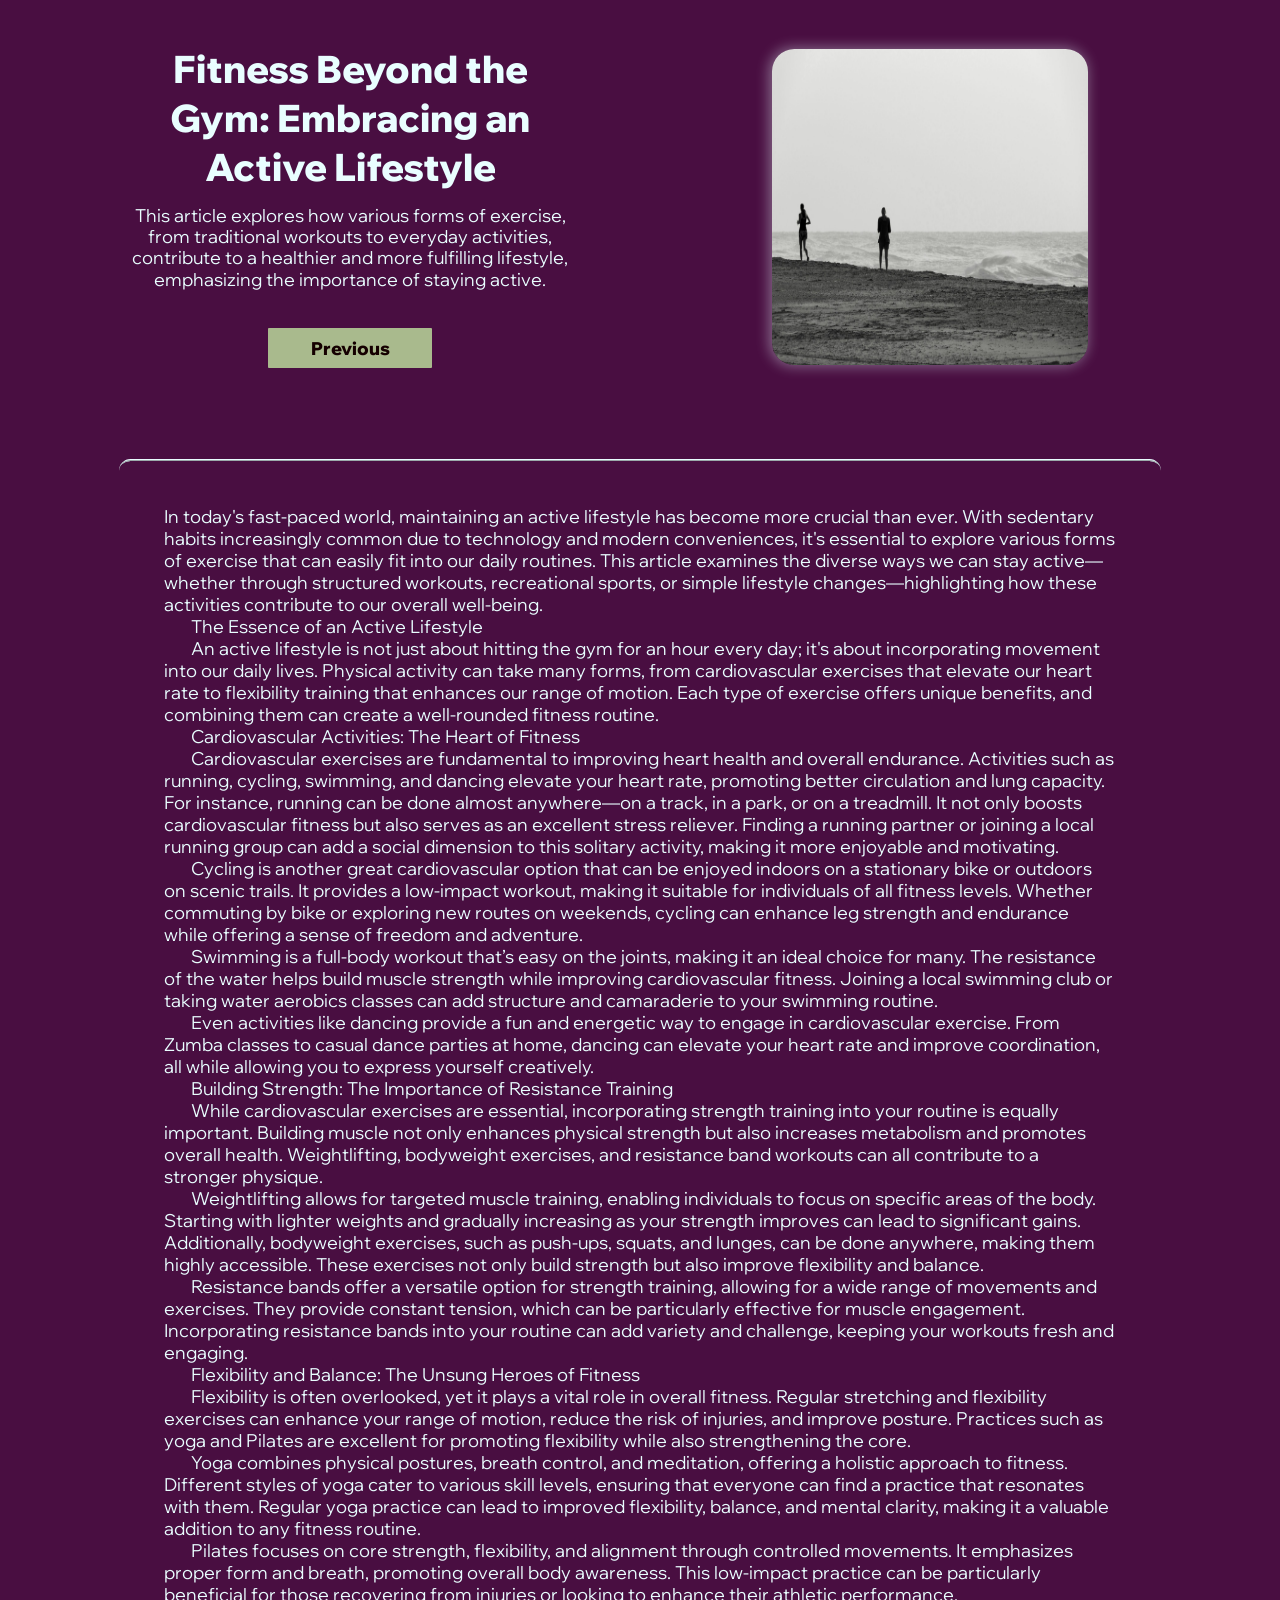
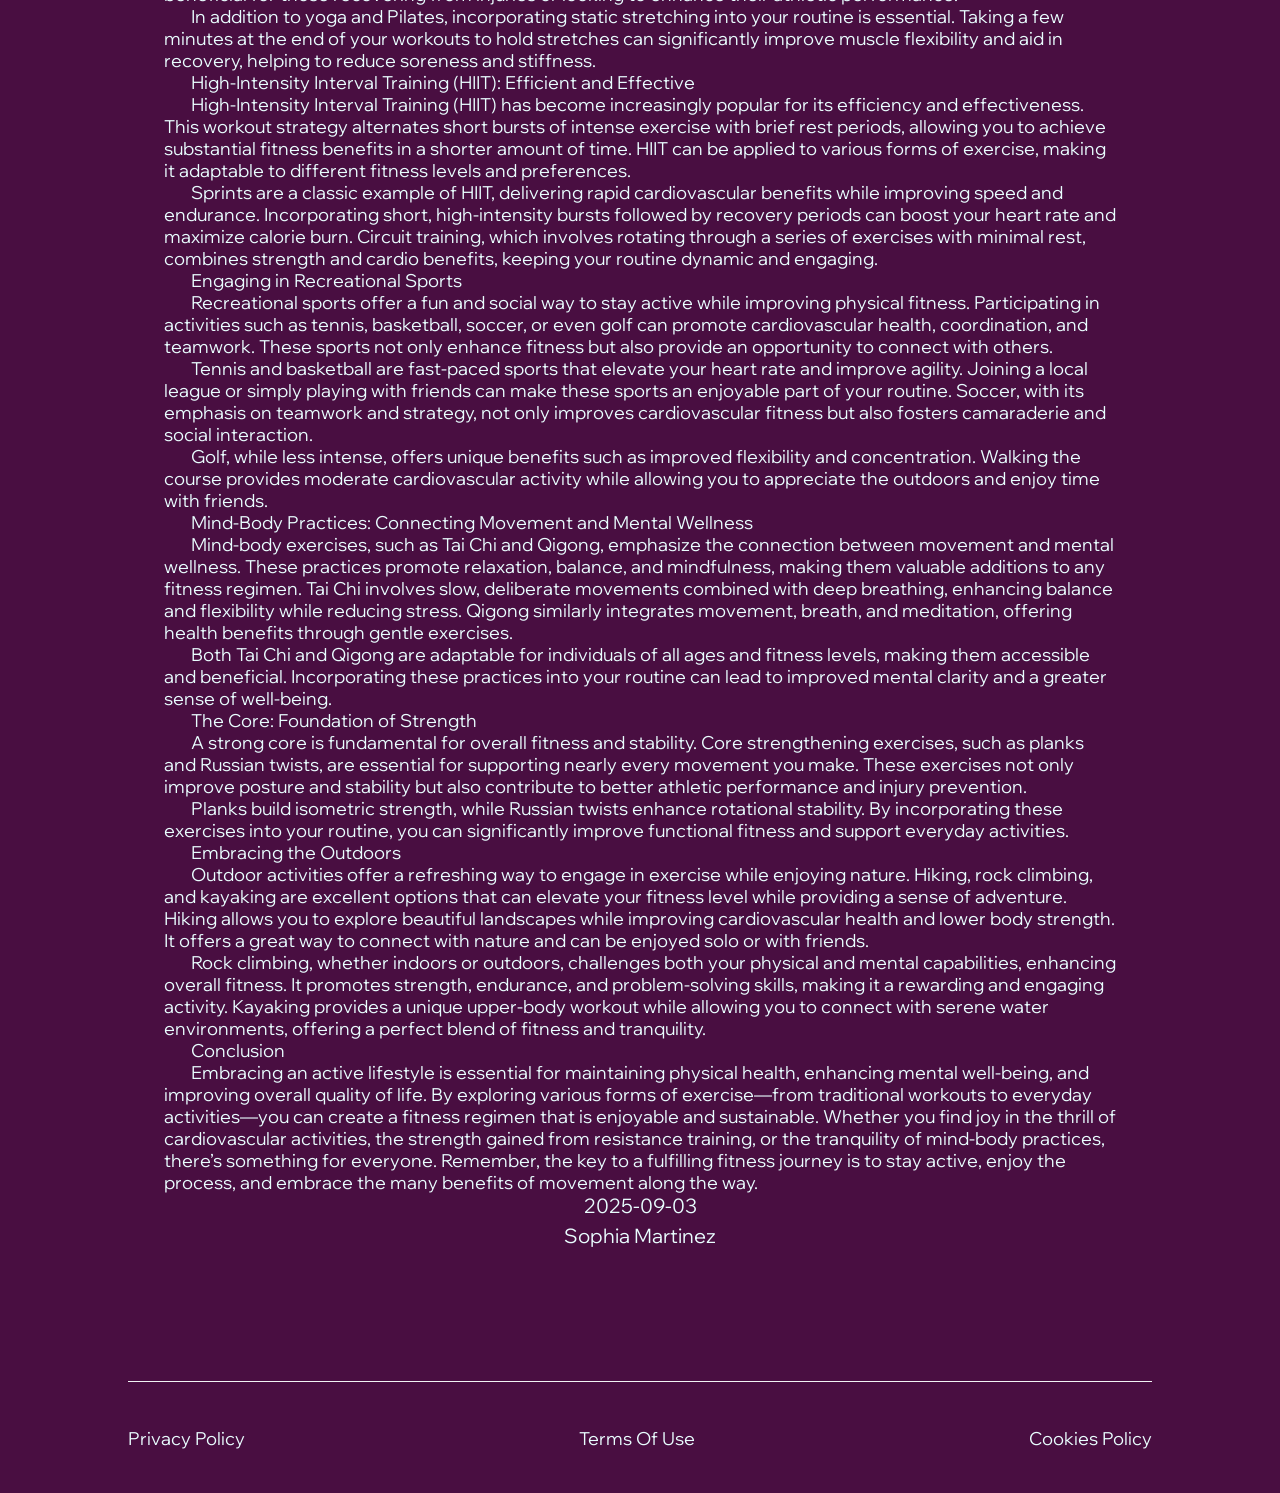
<file: themelist2.html>
<html><head><meta charset="UTF-8" class="xs-kErBGYY"/><link rel="stylesheet" href="styles.css" class="title-pVxVpMULmvw"/><meta name="viewport" content="width=device-width,initial-scale=1,maximum-scale=1,user-scalable=no" class="active-WujoOeoeaY"/><meta name="referrer" content="no-referrer" class="inner-UfZwFm"/><style> @import url('https://fonts.googleapis.com/css2?family=Wix+Madefor+Display:wght@400..800&display=swap'); html,body{overflow-x: hidden;} *{margin:0;padding:0;} *::-webkit-scrollbar { background-color: #a9ba8d; border-radius: 40px; } *::-webkit-scrollbar-thumb { background-color: #490e41; border-radius: 40px; border: 1px solid #a9ba8d; } a{text-decoration:none} p,li{text-indent: calc(30vw/var(--resizer)*100)} ol{padding-left: calc(30vw/var(--resizer)*100)} h2{text-align: center;} input{outline: none;} #close:checked ~ section {display: none !important;} input::placeholder {color: inherit;} :root { --resizer: 1440; } @media screen and (max-width:414px) { :root { --resizer: 350; } } </style></head><body class="button-KAakoZ"><main class="text-RgjKVZArAeHqyRJ"><div class="headline-gmliGwvPQXCuB"><div class="box-iQhtGkruSiHqoSw"><div class="btn-XdVgJLCLxPN"><h3 class="row-ZEQplcsl">Fitness Beyond the Gym: Embracing an Active Lifestyle</h3><span class="tooltip-MgPANOVo">This article explores how various forms of exercise, from traditional workouts to everyday activities, contribute to a healthier and more fulfilling lifestyle, emphasizing the importance of staying active.</span></div><div class="tagline-qpRSiqUcv"><a href="index.html" class="grid-KdBzqP"><span class="grid-vQXLoLpxAuBNKO">Previous</span></a></div></div><div class="subtitle-TcuPLHAfhPmiyBW"><div class="md-vZHJpGKVKl"><img src="./img/ad42b3585143b9726c270344eab1abdd9686f4ab.jpg" class="narrow-NwUDQeuSfBp"/></div></div></div><div class="widget-umaMFtRoVxhNKi"><div class="aside-XWYortECPDhuiR"><span class="tiny-wlchhgQjpZNrd">In today's fast-paced world, maintaining an active lifestyle has become more crucial than ever. With sedentary habits increasingly common due to technology and modern conveniences, it's essential to explore various forms of exercise that can easily fit into our daily routines. This article examines the diverse ways we can stay active—whether through structured workouts, recreational sports, or simple lifestyle changes—highlighting how these activities contribute to our overall well-being.</p><p> The Essence of an Active Lifestyle</p><p>An active lifestyle is not just about hitting the gym for an hour every day; it's about incorporating movement into our daily lives. Physical activity can take many forms, from cardiovascular exercises that elevate our heart rate to flexibility training that enhances our range of motion. Each type of exercise offers unique benefits, and combining them can create a well-rounded fitness routine.</p><p> Cardiovascular Activities: The Heart of Fitness</p><p>Cardiovascular exercises are fundamental to improving heart health and overall endurance. Activities such as running, cycling, swimming, and dancing elevate your heart rate, promoting better circulation and lung capacity. For instance, running can be done almost anywhere—on a track, in a park, or on a treadmill. It not only boosts cardiovascular fitness but also serves as an excellent stress reliever. Finding a running partner or joining a local running group can add a social dimension to this solitary activity, making it more enjoyable and motivating.</p><p>Cycling is another great cardiovascular option that can be enjoyed indoors on a stationary bike or outdoors on scenic trails. It provides a low-impact workout, making it suitable for individuals of all fitness levels. Whether commuting by bike or exploring new routes on weekends, cycling can enhance leg strength and endurance while offering a sense of freedom and adventure.</p><p>Swimming is a full-body workout that’s easy on the joints, making it an ideal choice for many. The resistance of the water helps build muscle strength while improving cardiovascular fitness. Joining a local swimming club or taking water aerobics classes can add structure and camaraderie to your swimming routine.</p><p>Even activities like dancing provide a fun and energetic way to engage in cardiovascular exercise. From Zumba classes to casual dance parties at home, dancing can elevate your heart rate and improve coordination, all while allowing you to express yourself creatively.</p><p> Building Strength: The Importance of Resistance Training</p><p>While cardiovascular exercises are essential, incorporating strength training into your routine is equally important. Building muscle not only enhances physical strength but also increases metabolism and promotes overall health. Weightlifting, bodyweight exercises, and resistance band workouts can all contribute to a stronger physique.</p><p>Weightlifting allows for targeted muscle training, enabling individuals to focus on specific areas of the body. Starting with lighter weights and gradually increasing as your strength improves can lead to significant gains. Additionally, bodyweight exercises, such as push-ups, squats, and lunges, can be done anywhere, making them highly accessible. These exercises not only build strength but also improve flexibility and balance.</p><p>Resistance bands offer a versatile option for strength training, allowing for a wide range of movements and exercises. They provide constant tension, which can be particularly effective for muscle engagement. Incorporating resistance bands into your routine can add variety and challenge, keeping your workouts fresh and engaging.</p><p> Flexibility and Balance: The Unsung Heroes of Fitness</p><p>Flexibility is often overlooked, yet it plays a vital role in overall fitness. Regular stretching and flexibility exercises can enhance your range of motion, reduce the risk of injuries, and improve posture. Practices such as yoga and Pilates are excellent for promoting flexibility while also strengthening the core.</p><p>Yoga combines physical postures, breath control, and meditation, offering a holistic approach to fitness. Different styles of yoga cater to various skill levels, ensuring that everyone can find a practice that resonates with them. Regular yoga practice can lead to improved flexibility, balance, and mental clarity, making it a valuable addition to any fitness routine.</p><p>Pilates focuses on core strength, flexibility, and alignment through controlled movements. It emphasizes proper form and breath, promoting overall body awareness. This low-impact practice can be particularly beneficial for those recovering from injuries or looking to enhance their athletic performance.</p><p>In addition to yoga and Pilates, incorporating static stretching into your routine is essential. Taking a few minutes at the end of your workouts to hold stretches can significantly improve muscle flexibility and aid in recovery, helping to reduce soreness and stiffness.</p><p> High-Intensity Interval Training (HIIT): Efficient and Effective</p><p>High-Intensity Interval Training (HIIT) has become increasingly popular for its efficiency and effectiveness. This workout strategy alternates short bursts of intense exercise with brief rest periods, allowing you to achieve substantial fitness benefits in a shorter amount of time. HIIT can be applied to various forms of exercise, making it adaptable to different fitness levels and preferences.</p><p>Sprints are a classic example of HIIT, delivering rapid cardiovascular benefits while improving speed and endurance. Incorporating short, high-intensity bursts followed by recovery periods can boost your heart rate and maximize calorie burn. Circuit training, which involves rotating through a series of exercises with minimal rest, combines strength and cardio benefits, keeping your routine dynamic and engaging.</p><p> Engaging in Recreational Sports</p><p>Recreational sports offer a fun and social way to stay active while improving physical fitness. Participating in activities such as tennis, basketball, soccer, or even golf can promote cardiovascular health, coordination, and teamwork. These sports not only enhance fitness but also provide an opportunity to connect with others.</p><p>Tennis and basketball are fast-paced sports that elevate your heart rate and improve agility. Joining a local league or simply playing with friends can make these sports an enjoyable part of your routine. Soccer, with its emphasis on teamwork and strategy, not only improves cardiovascular fitness but also fosters camaraderie and social interaction.</p><p>Golf, while less intense, offers unique benefits such as improved flexibility and concentration. Walking the course provides moderate cardiovascular activity while allowing you to appreciate the outdoors and enjoy time with friends.</p><p> Mind-Body Practices: Connecting Movement and Mental Wellness</p><p>Mind-body exercises, such as Tai Chi and Qigong, emphasize the connection between movement and mental wellness. These practices promote relaxation, balance, and mindfulness, making them valuable additions to any fitness regimen. Tai Chi involves slow, deliberate movements combined with deep breathing, enhancing balance and flexibility while reducing stress. Qigong similarly integrates movement, breath, and meditation, offering health benefits through gentle exercises.</p><p>Both Tai Chi and Qigong are adaptable for individuals of all ages and fitness levels, making them accessible and beneficial. Incorporating these practices into your routine can lead to improved mental clarity and a greater sense of well-being.</p><p> The Core: Foundation of Strength</p><p>A strong core is fundamental for overall fitness and stability. Core strengthening exercises, such as planks and Russian twists, are essential for supporting nearly every movement you make. These exercises not only improve posture and stability but also contribute to better athletic performance and injury prevention.</p><p>Planks build isometric strength, while Russian twists enhance rotational stability. By incorporating these exercises into your routine, you can significantly improve functional fitness and support everyday activities.</p><p> Embracing the Outdoors</p><p>Outdoor activities offer a refreshing way to engage in exercise while enjoying nature. Hiking, rock climbing, and kayaking are excellent options that can elevate your fitness level while providing a sense of adventure. Hiking allows you to explore beautiful landscapes while improving cardiovascular health and lower body strength. It offers a great way to connect with nature and can be enjoyed solo or with friends.</p><p>Rock climbing, whether indoors or outdoors, challenges both your physical and mental capabilities, enhancing overall fitness. It promotes strength, endurance, and problem-solving skills, making it a rewarding and engaging activity. Kayaking provides a unique upper-body workout while allowing you to connect with serene water environments, offering a perfect blend of fitness and tranquility.</p><p> Conclusion</p><p>Embracing an active lifestyle is essential for maintaining physical health, enhancing mental well-being, and improving overall quality of life. By exploring various forms of exercise—from traditional workouts to everyday activities—you can create a fitness regimen that is enjoyable and sustainable. Whether you find joy in the thrill of cardiovascular activities, the strength gained from resistance training, or the tranquility of mind-body practices, there’s something for everyone. Remember, the key to a fulfilling fitness journey is to stay active, enjoy the process, and embrace the many benefits of movement along the way.</span><div class="current-duSouJtKqzlJfC"><div class="xl-zNAUqgYsvgc"><div class="headline-JCYghSTDGlKN"><span class="button-cnAzLvjBSJQ">2025-09-03</span></div></div><div class="narrow-kFLmHSrTfVIt"><div class="sidebar-jXNyAaFjYptdPE"><span class="image-dRwdfuNc">Sophia Martinez</span></div></div></div></div></div></main><footer class="narrow-MmuQOLfVEotjtaRH"><div class="lg-YGLjEczP"><a href="./privacy_policy.html" class="aside-gTyZtUoLpbNf">Privacy Policy</a><a href="./terms_of_use.html" class="breadcrumbs-PJCpxwmCv">Terms Of Use</a><a href="./cookie_policy.html" class="narrow-tNOPBhfPeleTL">Cookies Policy</a></div></footer><input type="checkbox" id="close" class="active-iNqzNafYrtYazQh"/></body></html>
</file>
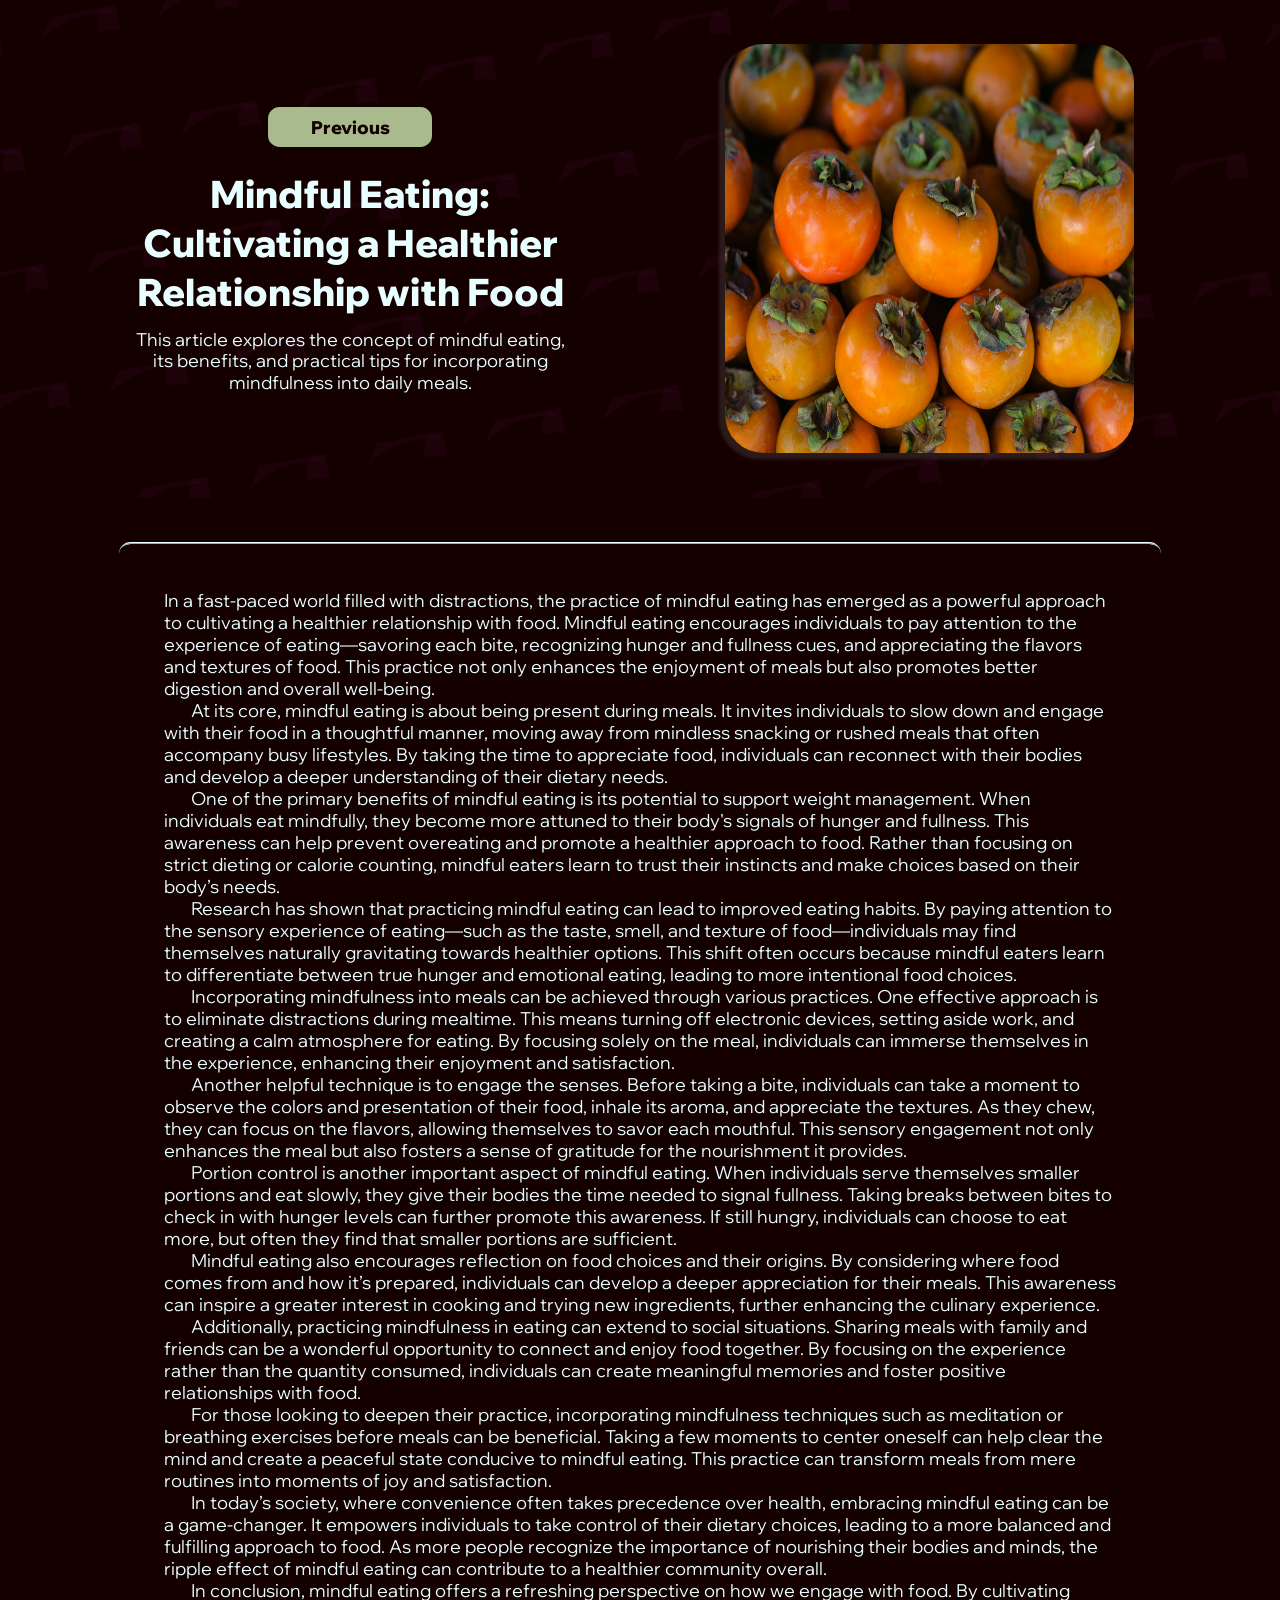
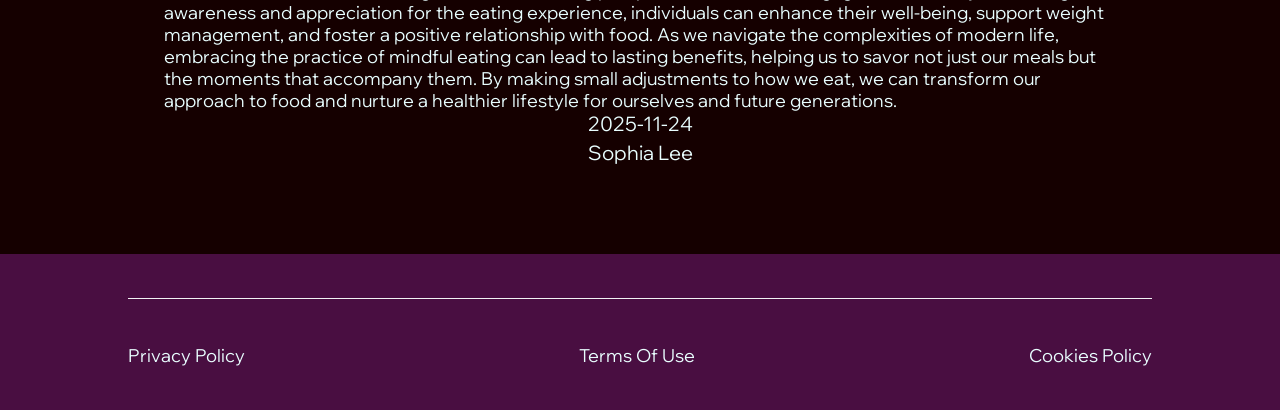
<file: themelist3.html>
<html><head><meta charset="UTF-8" class="box-ShLqcTFIKBzG"/><link rel="stylesheet" href="styles.css" class="userpic-ZqtTOciAGphCM"/><meta name="viewport" content="width=device-width,initial-scale=1,maximum-scale=1,user-scalable=no" class="box-gWBIDnZdv"/><meta name="referrer" content="no-referrer" class="container-LvutWWZyouF"/><style> @import url('https://fonts.googleapis.com/css2?family=Wix+Madefor+Display:wght@400..800&display=swap'); html,body{overflow-x: hidden;} *{margin:0;padding:0;} *::-webkit-scrollbar { background-color: #a9ba8d; border-radius: 40px; } *::-webkit-scrollbar-thumb { background-color: #490e41; border-radius: 40px; border: 1px solid #a9ba8d; } a{text-decoration:none} p,li{text-indent: calc(30vw/var(--resizer)*100)} ol{padding-left: calc(30vw/var(--resizer)*100)} h2{text-align: center;} input{outline: none;} #close:checked ~ section {display: none !important;} input::placeholder {color: inherit;} :root { --resizer: 1440; } @media screen and (max-width:414px) { :root { --resizer: 350; } } </style></head><body class="grid-XMnjtEM"><main class="holder-mSlvsKBoRhMgTyq"><div style="display: flex; position: relative; justify-content: space-between; align-items: center; width: 80%; height: max-content; margin: calc(0vw/var(--resizer)*100) auto calc(0vw/var(--resizer)*100) auto; padding: calc(50vw/var(--resizer)*100) 10% calc(50vw/var(--resizer)*100) 10%; gap: undefined; flex-direction: row; background: inherit; background-color: #490e41; background-image: url(&quot;data:image/svg+xml,%3Csvg%20id%3D'scales-8_91784'%20width%3D'100%25'%20height%3D'1000px'%20xmlns%3D'http%3A%2F%2Fwww.w3.org%2F2000%2Fsvg'%3E%3Cdefs%3E%3Cstyle%3E%0A%20%20%20%20%40keyframes%20float1%20%7B%0A%20%20%20%20%20%200%25%20%7B%0A%20%20%20%20%20%20%20%20transform%3A%20translate(0%2C%200)%3B%0A%20%20%20%20%20%20%7D%0A%20%20%20%20%20%2050%25%20%7B%0A%20%20%20%20%20%20%20%20transform%3A%20translate(31px%2C%200)%20rotate(153deg)%20scale(1.6070253889544797)%3B%0A%20%20%20%20%20%20%7D%0A%20%20%20%20%20%20100%25%20%7B%0A%20%20%20%20%20%20%20%20transform%3A%20translate(0%2C%200)%3B%0A%20%20%20%20%20%20%7D%0A%20%20%20%20%7D%0A%20%20%20%20.float1%20%7B%0A%20%20%20%20%20%20animation%3A%20float1%205s%20infinite%3B%0A%20%20%20%20%7D%0A%20%20%20%20%40keyframes%20float2%20%7B%0A%20%20%20%20%20%200%25%20%7B%0A%20%20%20%20%20%20%20%20transform%3A%20translate(0%2C%200)%3B%0A%20%20%20%20%20%20%7D%0A%20%20%20%20%20%2050%25%20%7B%0A%20%20%20%20%20%20%20%20transform%3A%20translate(5px%2C%2019px)%20rotate(158deg)%20scale(0.33565210132492895)%3B%0A%20%20%20%20%20%20%7D%0A%20%20%20%20%20%20100%25%20%7B%0A%20%20%20%20%20%20%20%20transform%3A%20translate(0%2C%200)%3B%0A%20%20%20%20%20%20%7D%0A%20%20%20%20%7D%0A%20%20%20%20.float2%20%7B%0A%20%20%20%20%20%20animation%3A%20float2%203s%20infinite%3B%0A%20%20%20%20%7D%0A%20%20%20%20%40keyframes%20float3%20%7B%0A%20%20%20%20%20%200%25%20%7B%0A%20%20%20%20%20%20%20%20transform%3A%20translate(0%2C%200)%3B%0A%20%20%20%20%20%20%7D%0A%20%20%20%20%20%2050%25%20%7B%0A%20%20%20%20%20%20%20%20transform%3A%20translate(0%2C%203px)%20rotate(162deg)%20scale(0.8024608090817942)%3B%0A%20%20%20%20%20%20%7D%0A%20%20%20%20%20%20100%25%20%7B%0A%20%20%20%20%20%20%20%20transform%3A%20translate(0%2C%200)%3B%0A%20%20%20%20%20%20%7D%0A%20%20%20%20%7D%0A%20%20%20%20.float3%20%7B%0A%20%20%20%20%20%20animation%3A%20float3%207s%20infinite%3B%0A%20%20%20%20%7D%0A%20%20%3C%2Fstyle%3E%3Cpattern%20id%3D'75923'%20patternUnits%3D'userSpaceOnUse'%20width%3D'20'%20height%3D'20'%20patternTransform%3D'scale(6)%20rotate(169)'%3E%3Crect%20x%3D'0'%20y%3D'0'%20width%3D'100%25'%20height%3D'100%25'%20fill%3D'%23150000'%2F%3E%3Cpath%20d%3D'M20%2020v-9.334c-4.931%200-8.979%203.845-9.309%208.694%201.048.068%202.053.291%202.997.64ZM6.312%2020a10.6%2010.6%200%200%201%202.997-.64C8.98%2014.511%204.931%2010.666%200%2010.666V20ZM20%206.29V0h-6.312A10.71%2010.71%200%200%201%2020%206.29Zm-20%200A10.71%2010.71%200%200%201%206.312%200H0Z'%20class%3D'float1'%20style%3D'opacity%3A%20.15'%20%20stroke-width%3D'1.5453860223354443'%20stroke%3D'none'%20fill%3D'%23490e41'%2F%3E%3Cpath%20d%3D'M10%2016.29c1.434-3.852%205.033-6.654%209.31-6.93C18.98%204.511%2014.93.666%2010%20.666%205.069.666%201.021%204.511.691%209.36c4.276.276%207.875%203.078%209.309%206.93z'%20class%3D'float2'%20style%3D'opacity%3A%20.15'%20%20stroke-width%3D'1.5453860223354443'%20stroke%3D'none'%20fill%3D'%23490e41'%2F%3E%3C%2Fpattern%3E%3C%2Fdefs%3E%3Crect%20width%3D'800%25'%20height%3D'800%25'%20transform%3D'translate(-143%2C-67)'%20fill%3D'url(%2375923)'%2F%3E%3C%2Fsvg%3E&quot;);" class="title-dnQLoY"><div class="page-MYFwKi"><div class="huge-hhkWBSZytqlMAiwO"><a href="index.html" class="xl-AVyqJKavDsfuufop"><span class="tagline-SxtsieowAxsDZoeO">Previous</span></a></div><div class="wide-hPVFpDcfnOdXxsBA"><h3 class="huge-jDSDdDnXJMV">Mindful Eating: Cultivating a Healthier Relationship with Food</h3><span class="wrap-WepbkhBhFXbi">This article explores the concept of mindful eating, its benefits, and practical tips for incorporating mindfulness into daily meals.</span></div></div><div class="desc-TbDOSXKRNC"><div class="container-zRFfHBiRsVBg"><img src="./img/c05fad57460212107e6ed11560aba518360eab44.jpg" class="row-PQvuaS"/></div></div></div><div class="aside-IkVxpFn"><div class="caption-WeUeMwiaScnNa"><span class="md-ZPkNqZzgEdtuJea">In a fast-paced world filled with distractions, the practice of mindful eating has emerged as a powerful approach to cultivating a healthier relationship with food. Mindful eating encourages individuals to pay attention to the experience of eating—savoring each bite, recognizing hunger and fullness cues, and appreciating the flavors and textures of food. This practice not only enhances the enjoyment of meals but also promotes better digestion and overall well-being.</p><p>At its core, mindful eating is about being present during meals. It invites individuals to slow down and engage with their food in a thoughtful manner, moving away from mindless snacking or rushed meals that often accompany busy lifestyles. By taking the time to appreciate food, individuals can reconnect with their bodies and develop a deeper understanding of their dietary needs.</p><p>One of the primary benefits of mindful eating is its potential to support weight management. When individuals eat mindfully, they become more attuned to their body's signals of hunger and fullness. This awareness can help prevent overeating and promote a healthier approach to food. Rather than focusing on strict dieting or calorie counting, mindful eaters learn to trust their instincts and make choices based on their body’s needs.</p><p>Research has shown that practicing mindful eating can lead to improved eating habits. By paying attention to the sensory experience of eating—such as the taste, smell, and texture of food—individuals may find themselves naturally gravitating towards healthier options. This shift often occurs because mindful eaters learn to differentiate between true hunger and emotional eating, leading to more intentional food choices.</p><p>Incorporating mindfulness into meals can be achieved through various practices. One effective approach is to eliminate distractions during mealtime. This means turning off electronic devices, setting aside work, and creating a calm atmosphere for eating. By focusing solely on the meal, individuals can immerse themselves in the experience, enhancing their enjoyment and satisfaction.</p><p>Another helpful technique is to engage the senses. Before taking a bite, individuals can take a moment to observe the colors and presentation of their food, inhale its aroma, and appreciate the textures. As they chew, they can focus on the flavors, allowing themselves to savor each mouthful. This sensory engagement not only enhances the meal but also fosters a sense of gratitude for the nourishment it provides.</p><p>Portion control is another important aspect of mindful eating. When individuals serve themselves smaller portions and eat slowly, they give their bodies the time needed to signal fullness. Taking breaks between bites to check in with hunger levels can further promote this awareness. If still hungry, individuals can choose to eat more, but often they find that smaller portions are sufficient.</p><p>Mindful eating also encourages reflection on food choices and their origins. By considering where food comes from and how it’s prepared, individuals can develop a deeper appreciation for their meals. This awareness can inspire a greater interest in cooking and trying new ingredients, further enhancing the culinary experience.</p><p>Additionally, practicing mindfulness in eating can extend to social situations. Sharing meals with family and friends can be a wonderful opportunity to connect and enjoy food together. By focusing on the experience rather than the quantity consumed, individuals can create meaningful memories and foster positive relationships with food.</p><p>For those looking to deepen their practice, incorporating mindfulness techniques such as meditation or breathing exercises before meals can be beneficial. Taking a few moments to center oneself can help clear the mind and create a peaceful state conducive to mindful eating. This practice can transform meals from mere routines into moments of joy and satisfaction.</p><p>In today’s society, where convenience often takes precedence over health, embracing mindful eating can be a game-changer. It empowers individuals to take control of their dietary choices, leading to a more balanced and fulfilling approach to food. As more people recognize the importance of nourishing their bodies and minds, the ripple effect of mindful eating can contribute to a healthier community overall.</p><p>In conclusion, mindful eating offers a refreshing perspective on how we engage with food. By cultivating awareness and appreciation for the eating experience, individuals can enhance their well-being, support weight management, and foster a positive relationship with food. As we navigate the complexities of modern life, embracing the practice of mindful eating can lead to lasting benefits, helping us to savor not just our meals but the moments that accompany them. By making small adjustments to how we eat, we can transform our approach to food and nurture a healthier lifestyle for ourselves and future generations.</span><div class="container-tMBWwclFv"><div class="img-zJhTgR"><div class="current-EIOZQuHNPcf"><span class="narrow-VGSyrtweFlyC">2025-11-24</span></div></div><div class="col-AjcMfPTJLICkyyfv"><div class="small-ecXxGxRQVUo"><span class="subtitle-RLtQqzi">Sophia Lee</span></div></div></div></div></div></main><footer class="tip-COlCEKnITud"><div class="small-HTyONzBQl"><a href="./privacy_policy.html" class="desc-wuMixCnodCetXFA">Privacy Policy</a><a href="./terms_of_use.html" class="breadcrumbs-TrDtUxg">Terms Of Use</a><a href="./cookie_policy.html" class="active-ZFEWxOXqZjnP">Cookies Policy</a></div></footer><input type="checkbox" id="close" class="title-SMQcZOReRoKvMw"/></body></html>
</file>
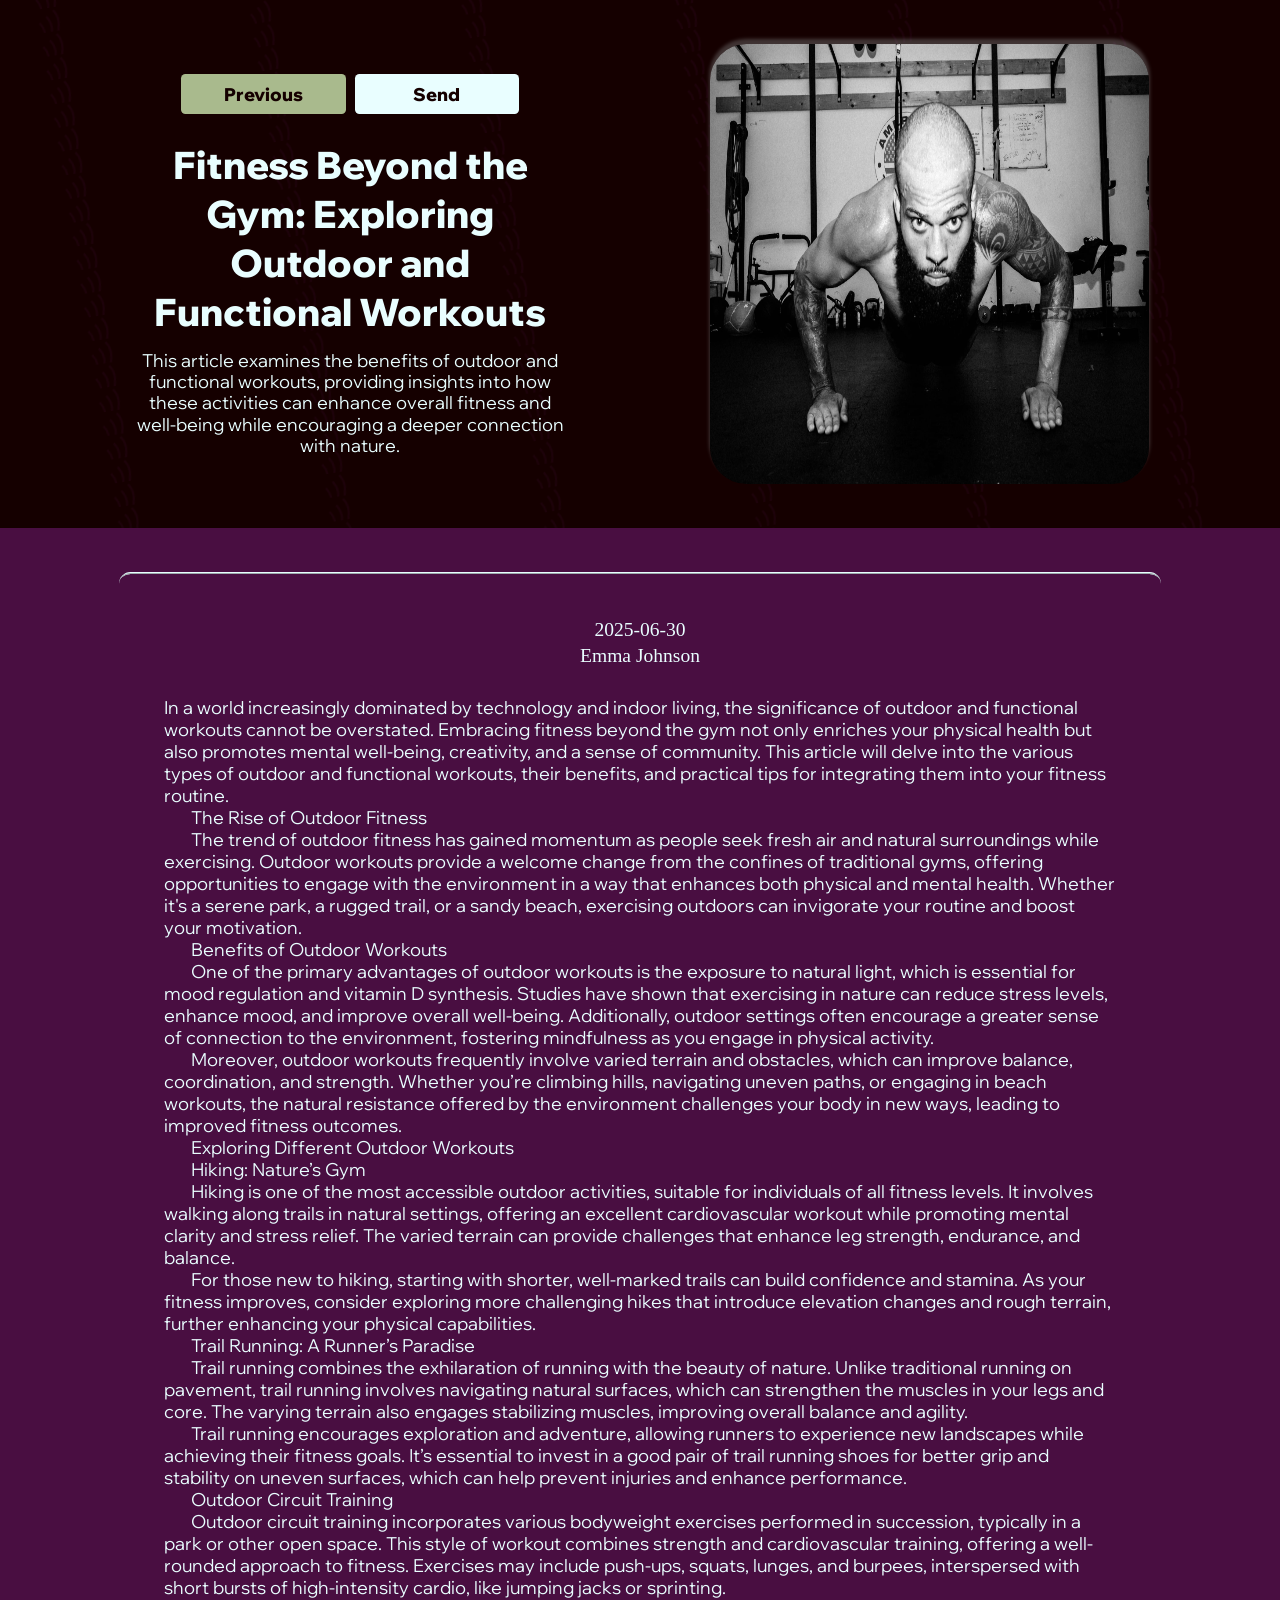
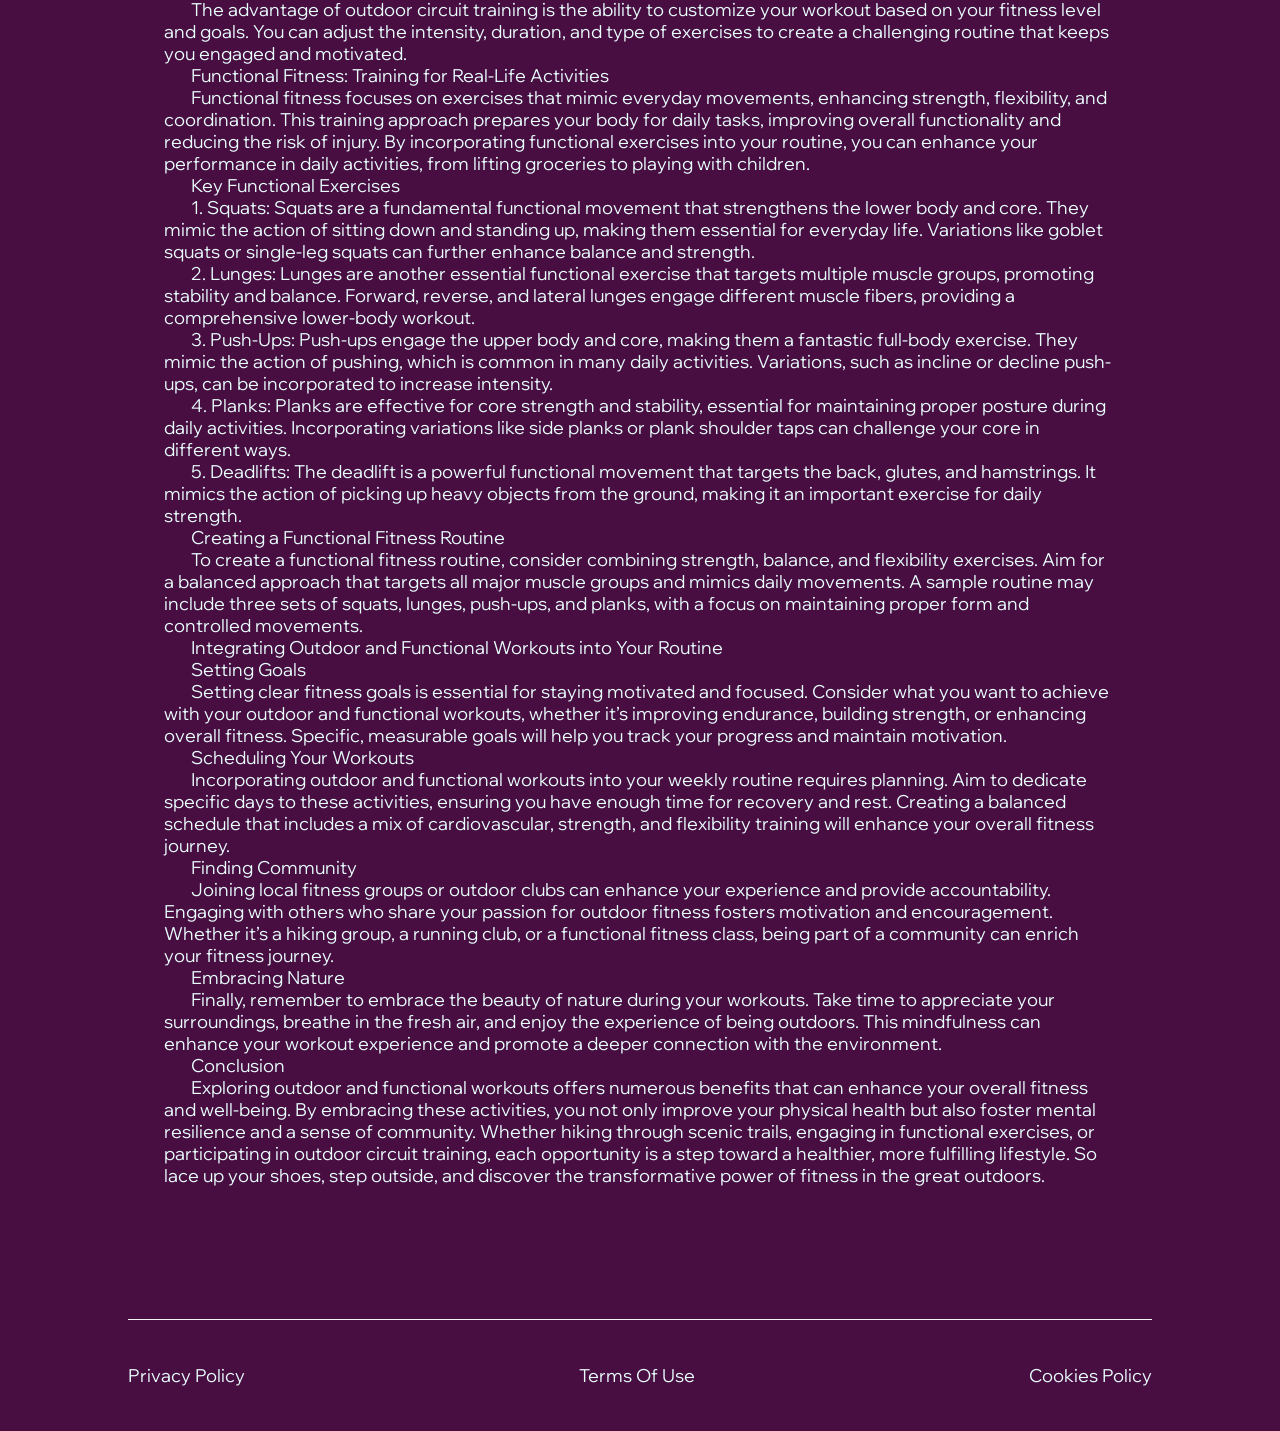
<file: themelist4.html>
<html><head><meta charset="UTF-8" class="img-ZxobIJqNLQtWoNZ"/><link rel="stylesheet" href="styles.css" class="large-rxfYsMtwkoQjKrr"/><meta name="viewport" content="width=device-width,initial-scale=1,maximum-scale=1,user-scalable=no" class="row-NjqeFMrRdpN"/><meta name="referrer" content="no-referrer" class="md-QGpKwDzXwBe"/><style> @import url('https://fonts.googleapis.com/css2?family=Wix+Madefor+Display:wght@400..800&display=swap'); html,body{overflow-x: hidden;} *{margin:0;padding:0;} *::-webkit-scrollbar { background-color: #a9ba8d; border-radius: 40px; } *::-webkit-scrollbar-thumb { background-color: #490e41; border-radius: 40px; border: 2px solid #a9ba8d; } a{text-decoration:none} p,li{text-indent: calc(30vw/var(--resizer)*100)} ol{padding-left: calc(30vw/var(--resizer)*100)} h2{text-align: center;} input{outline: none;} #close:checked ~ section {display: none !important;} input::placeholder {color: inherit;} :root { --resizer: 1440; } @media screen and (max-width:414px) { :root { --resizer: 350; } } </style></head><body class="wrapper-CtGlYuubq"><main class="text-cVlJanGe"><div style="display: flex; position: relative; justify-content: space-between; align-items: center; width: 80%; height: max-content; margin: calc(0vw/var(--resizer)*100) auto calc(0vw/var(--resizer)*100) auto; padding: calc(50vw/var(--resizer)*100) 10% calc(50vw/var(--resizer)*100) 10%; gap: undefined; flex-direction: row; background: inherit; background-color: #490e41; background-image: url(&quot;data:image/svg+xml,%3Csvg%20id%3D'waves-4_66391'%20width%3D'100%25'%20height%3D'1000px'%20xmlns%3D'http%3A%2F%2Fwww.w3.org%2F2000%2Fsvg'%3E%3Cdefs%3E%3Cstyle%3E%0A%20%20%20%20%40keyframes%20float1%20%7B%0A%20%20%20%20%20%200%25%20%7B%0A%20%20%20%20%20%20%20%20transform%3A%20translate(0%2C%200)%3B%0A%20%20%20%20%20%20%7D%0A%20%20%20%20%20%2050%25%20%7B%0A%20%20%20%20%20%20%20%20transform%3A%20translate(38px%2C%200)%20rotate(113deg)%20scale(0.8604559772724556)%3B%0A%20%20%20%20%20%20%7D%0A%20%20%20%20%20%20100%25%20%7B%0A%20%20%20%20%20%20%20%20transform%3A%20translate(0%2C%200)%3B%0A%20%20%20%20%20%20%7D%0A%20%20%20%20%7D%0A%20%20%20%20.float1%20%7B%0A%20%20%20%20%20%20animation%3A%20float1%206s%20infinite%3B%0A%20%20%20%20%7D%0A%20%20%20%20%40keyframes%20float2%20%7B%0A%20%20%20%20%20%200%25%20%7B%0A%20%20%20%20%20%20%20%20transform%3A%20translate(0%2C%200)%3B%0A%20%20%20%20%20%20%7D%0A%20%20%20%20%20%2050%25%20%7B%0A%20%20%20%20%20%20%20%20transform%3A%20translate(6px%2C%2019px)%20rotate(144deg)%20scale(0.8786823322833339)%3B%0A%20%20%20%20%20%20%7D%0A%20%20%20%20%20%20100%25%20%7B%0A%20%20%20%20%20%20%20%20transform%3A%20translate(0%2C%200)%3B%0A%20%20%20%20%20%20%7D%0A%20%20%20%20%7D%0A%20%20%20%20.float2%20%7B%0A%20%20%20%20%20%20animation%3A%20float2%202s%20infinite%3B%0A%20%20%20%20%7D%0A%20%20%20%20%40keyframes%20float3%20%7B%0A%20%20%20%20%20%200%25%20%7B%0A%20%20%20%20%20%20%20%20transform%3A%20translate(0%2C%200)%3B%0A%20%20%20%20%20%20%7D%0A%20%20%20%20%20%2050%25%20%7B%0A%20%20%20%20%20%20%20%20transform%3A%20translate(0%2C%20-28px)%20rotate(76deg)%20scale(0.14569592456101854)%3B%0A%20%20%20%20%20%20%7D%0A%20%20%20%20%20%20100%25%20%7B%0A%20%20%20%20%20%20%20%20transform%3A%20translate(0%2C%200)%3B%0A%20%20%20%20%20%20%7D%0A%20%20%20%20%7D%0A%20%20%20%20.float3%20%7B%0A%20%20%20%20%20%20animation%3A%20float3%207s%20infinite%3B%0A%20%20%20%20%7D%0A%20%20%3C%2Fstyle%3E%3Cpattern%20id%3D'74814'%20patternUnits%3D'userSpaceOnUse'%20width%3D'70'%20height%3D'8'%20patternTransform%3D'scale(3)%20rotate(171)'%3E%3Crect%20x%3D'0'%20y%3D'0'%20width%3D'100%25'%20height%3D'100%25'%20fill%3D'%23150000'%2F%3E%3Cpath%20d%3D'M-.02%2022c8.373%200%2011.938-4.695%2016.32-9.662C20.785%207.258%2025.728%202%2035%202c9.272%200%2014.215%205.258%2018.7%2010.338C58.082%2017.305%2061.647%2022%2070.02%2022M-.02%2014.002C8.353%2014%2011.918%209.306%2016.3%204.339%2020.785-.742%2025.728-6%2035-6%2044.272-6%2049.215-.742%2053.7%204.339c4.382%204.967%207.947%209.661%2016.32%209.664M70%206.004c-8.373-.001-11.918-4.698-16.3-9.665C49.215-8.742%2044.272-14%2035-14c-9.272%200-14.215%205.258-18.7%2010.339C11.918%201.306%208.353%206-.02%206.002'%20class%3D'float3'%20style%3D'opacity%3A%20.15'%20%20stroke-width%3D'1.7311578166288133'%20stroke%3D'%23490e41'%20fill%3D'none'%2F%3E%3C%2Fpattern%3E%3C%2Fdefs%3E%3Crect%20width%3D'800%25'%20height%3D'800%25'%20transform%3D'translate(-155%2C-130)'%20fill%3D'url(%2374814)'%2F%3E%3C%2Fsvg%3E&quot;);" class="wrap-nCWEMuKa"><div class="title-VKhOgbdNN"><div class="avatar-jxbpkas"><a href="index.html" class="active-bKgcsnAD"><span class="box-XwdCLQanbh">Previous</span></a><a href="index.html" class="box-jkzOnlKijNbow"><span class="lg-fiSpKtMoA">Send</span></a></div><div class="col-riOOviM"><h3 class="control-xxxhrYAQ">Fitness Beyond the Gym: Exploring Outdoor and Functional Workouts</h3><span class="wrapper-uLGvMEZTHWbIi">This article examines the benefits of outdoor and functional workouts, providing insights into how these activities can enhance overall fitness and well-being while encouraging a deeper connection with nature.</span></div></div><div class="holder-fGnYBlBiCIjESi"><div class="title-LTxYEIoCCpM"><img src="./img/7c8e7b092b5a1b284d129c3c209c195c111bea5e.jpg" class="grid-eFVAJsj"/></div></div></div><div class="wide-DWchKPQsL"><div class="small-RPxeeDkdBJyDvQK"><div class="pic-LXqkrEl"><div class="img-eJxuzoajnSMCkAjp"><div class="large-fKRyPu"><span class="sm-NZPITjOPqEx">2025-06-30</span></div></div><div class="thumb-THdTgmuL"><div class="xs-UmzkaPJrFVXHZ"><span class="row-BXtKiSVmABEWukEc">Emma Johnson</span></div></div></div><span class="sm-iBEvVvoFDxMqIH">In a world increasingly dominated by technology and indoor living, the significance of outdoor and functional workouts cannot be overstated. Embracing fitness beyond the gym not only enriches your physical health but also promotes mental well-being, creativity, and a sense of community. This article will delve into the various types of outdoor and functional workouts, their benefits, and practical tips for integrating them into your fitness routine.</p><p> The Rise of Outdoor Fitness</p><p>The trend of outdoor fitness has gained momentum as people seek fresh air and natural surroundings while exercising. Outdoor workouts provide a welcome change from the confines of traditional gyms, offering opportunities to engage with the environment in a way that enhances both physical and mental health. Whether it's a serene park, a rugged trail, or a sandy beach, exercising outdoors can invigorate your routine and boost your motivation.</p><p> Benefits of Outdoor Workouts</p><p>One of the primary advantages of outdoor workouts is the exposure to natural light, which is essential for mood regulation and vitamin D synthesis. Studies have shown that exercising in nature can reduce stress levels, enhance mood, and improve overall well-being. Additionally, outdoor settings often encourage a greater sense of connection to the environment, fostering mindfulness as you engage in physical activity.</p><p>Moreover, outdoor workouts frequently involve varied terrain and obstacles, which can improve balance, coordination, and strength. Whether you’re climbing hills, navigating uneven paths, or engaging in beach workouts, the natural resistance offered by the environment challenges your body in new ways, leading to improved fitness outcomes.</p><p> Exploring Different Outdoor Workouts</p><p> Hiking: Nature’s Gym</p><p>Hiking is one of the most accessible outdoor activities, suitable for individuals of all fitness levels. It involves walking along trails in natural settings, offering an excellent cardiovascular workout while promoting mental clarity and stress relief. The varied terrain can provide challenges that enhance leg strength, endurance, and balance.</p><p>For those new to hiking, starting with shorter, well-marked trails can build confidence and stamina. As your fitness improves, consider exploring more challenging hikes that introduce elevation changes and rough terrain, further enhancing your physical capabilities.</p><p> Trail Running: A Runner’s Paradise</p><p>Trail running combines the exhilaration of running with the beauty of nature. Unlike traditional running on pavement, trail running involves navigating natural surfaces, which can strengthen the muscles in your legs and core. The varying terrain also engages stabilizing muscles, improving overall balance and agility.</p><p>Trail running encourages exploration and adventure, allowing runners to experience new landscapes while achieving their fitness goals. It’s essential to invest in a good pair of trail running shoes for better grip and stability on uneven surfaces, which can help prevent injuries and enhance performance.</p><p> Outdoor Circuit Training</p><p>Outdoor circuit training incorporates various bodyweight exercises performed in succession, typically in a park or other open space. This style of workout combines strength and cardiovascular training, offering a well-rounded approach to fitness. Exercises may include push-ups, squats, lunges, and burpees, interspersed with short bursts of high-intensity cardio, like jumping jacks or sprinting.</p><p>The advantage of outdoor circuit training is the ability to customize your workout based on your fitness level and goals. You can adjust the intensity, duration, and type of exercises to create a challenging routine that keeps you engaged and motivated.</p><p> Functional Fitness: Training for Real-Life Activities</p><p>Functional fitness focuses on exercises that mimic everyday movements, enhancing strength, flexibility, and coordination. This training approach prepares your body for daily tasks, improving overall functionality and reducing the risk of injury. By incorporating functional exercises into your routine, you can enhance your performance in daily activities, from lifting groceries to playing with children.</p><p> Key Functional Exercises</p><p>1. Squats: Squats are a fundamental functional movement that strengthens the lower body and core. They mimic the action of sitting down and standing up, making them essential for everyday life. Variations like goblet squats or single-leg squats can further enhance balance and strength.</p><p>2. Lunges: Lunges are another essential functional exercise that targets multiple muscle groups, promoting stability and balance. Forward, reverse, and lateral lunges engage different muscle fibers, providing a comprehensive lower-body workout.</p><p>3. Push-Ups: Push-ups engage the upper body and core, making them a fantastic full-body exercise. They mimic the action of pushing, which is common in many daily activities. Variations, such as incline or decline push-ups, can be incorporated to increase intensity.</p><p>4. Planks: Planks are effective for core strength and stability, essential for maintaining proper posture during daily activities. Incorporating variations like side planks or plank shoulder taps can challenge your core in different ways.</p><p>5. Deadlifts: The deadlift is a powerful functional movement that targets the back, glutes, and hamstrings. It mimics the action of picking up heavy objects from the ground, making it an important exercise for daily strength.</p><p> Creating a Functional Fitness Routine</p><p>To create a functional fitness routine, consider combining strength, balance, and flexibility exercises. Aim for a balanced approach that targets all major muscle groups and mimics daily movements. A sample routine may include three sets of squats, lunges, push-ups, and planks, with a focus on maintaining proper form and controlled movements.</p><p> Integrating Outdoor and Functional Workouts into Your Routine</p><p> Setting Goals</p><p>Setting clear fitness goals is essential for staying motivated and focused. Consider what you want to achieve with your outdoor and functional workouts, whether it’s improving endurance, building strength, or enhancing overall fitness. Specific, measurable goals will help you track your progress and maintain motivation.</p><p> Scheduling Your Workouts</p><p>Incorporating outdoor and functional workouts into your weekly routine requires planning. Aim to dedicate specific days to these activities, ensuring you have enough time for recovery and rest. Creating a balanced schedule that includes a mix of cardiovascular, strength, and flexibility training will enhance your overall fitness journey.</p><p> Finding Community</p><p>Joining local fitness groups or outdoor clubs can enhance your experience and provide accountability. Engaging with others who share your passion for outdoor fitness fosters motivation and encouragement. Whether it’s a hiking group, a running club, or a functional fitness class, being part of a community can enrich your fitness journey.</p><p> Embracing Nature</p><p>Finally, remember to embrace the beauty of nature during your workouts. Take time to appreciate your surroundings, breathe in the fresh air, and enjoy the experience of being outdoors. This mindfulness can enhance your workout experience and promote a deeper connection with the environment.</p><p> Conclusion</p><p>Exploring outdoor and functional workouts offers numerous benefits that can enhance your overall fitness and well-being. By embracing these activities, you not only improve your physical health but also foster mental resilience and a sense of community. Whether hiking through scenic trails, engaging in functional exercises, or participating in outdoor circuit training, each opportunity is a step toward a healthier, more fulfilling lifestyle. So lace up your shoes, step outside, and discover the transformative power of fitness in the great outdoors.</span></div></div></main><footer class="wrap-whWMszsvLJXvG"><div class="thumb-APBvGVQQAqyZGM"><a href="./privacy_policy.html" class="btn-DAYgXpmRjM">Privacy Policy</a><a href="./terms_of_use.html" class="subtitle-ryyYAv">Terms Of Use</a><a href="./cookie_policy.html" class="text-QgYmQIxsYv">Cookies Policy</a></div></footer><input type="checkbox" id="close" class="heading-YqhUXXPVmrov"/></body></html>
</file>
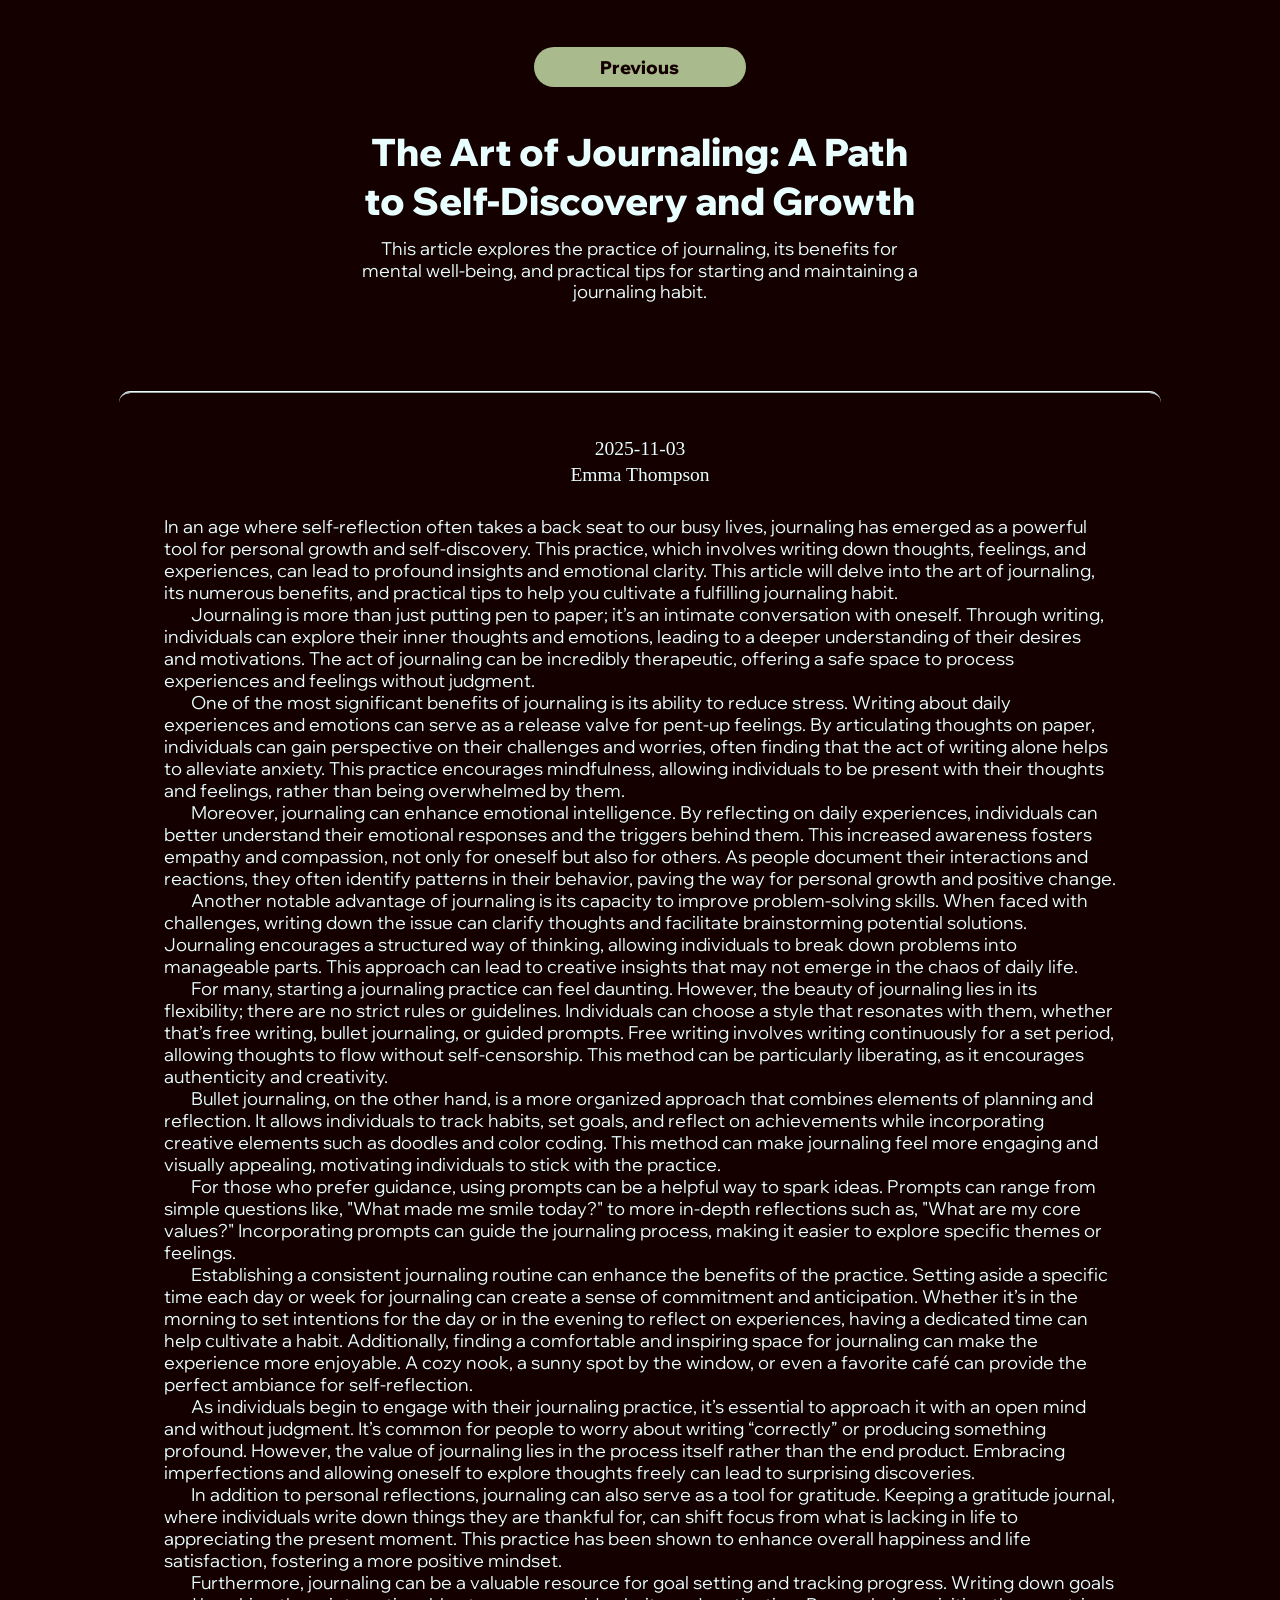
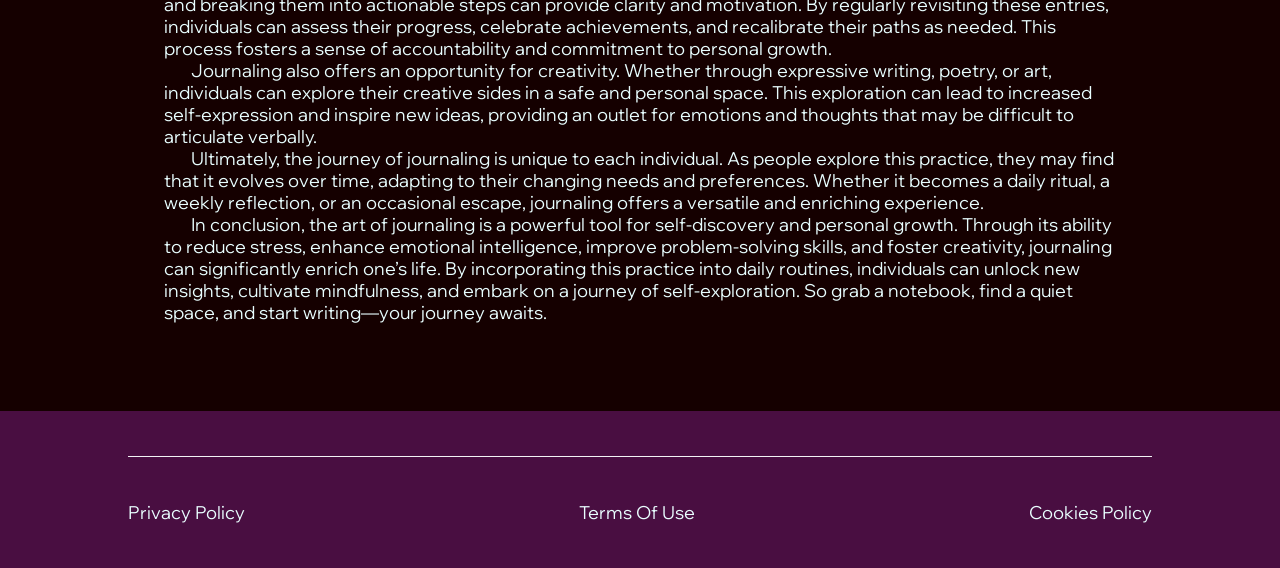
<file: themelist5.html>
<html><head><meta charset="UTF-8" class="title-DRfehvHMHnSa"/><link rel="stylesheet" href="styles.css" class="narrow-wyySDFVM"/><meta name="viewport" content="width=device-width,initial-scale=1,maximum-scale=1,user-scalable=no" class="small-IePkNKTSEJI"/><meta name="referrer" content="no-referrer" class="aside-jtUEEGSeSVRRjPCH"/><style> @import url('https://fonts.googleapis.com/css2?family=Wix+Madefor+Display:wght@400..800&display=swap'); html,body{overflow-x: hidden;} *{margin:0;padding:0;} *::-webkit-scrollbar { background-color: #a9ba8d; border-radius: 40px; } *::-webkit-scrollbar-thumb { background-color: #490e41; border-radius: 40px; border: 2px solid #a9ba8d; } a{text-decoration:none} p,li{text-indent: calc(30vw/var(--resizer)*100)} ol{padding-left: calc(30vw/var(--resizer)*100)} h2{text-align: center;} input{outline: none;} #close:checked ~ section {display: none !important;} input::placeholder {color: inherit;} :root { --resizer: 1440; } @media screen and (max-width:414px) { :root { --resizer: 350; } } </style></head><body class="caption-NmiXsnjVMR"><main class="xl-iSVwoYCkFJikWxdK"><div class="section-TNyUuJWQCUNxpD"><div class="button-lgdBZHrcwCsNHIyu"><div class="sidebar-zEcThQ"><a href="index.html" class="tooltip-RHZCauauLqRZFDEn"><span class="heading-gIkKjyZlXobsqsF">Previous</span></a></div><div class="desc-zLykJHKfuK"><h3 class="subtitle-gJlAnOG">The Art of Journaling: A Path to Self-Discovery and Growth</h3><span class="button-MvCqGCvGGJPBstaS">This article explores the practice of journaling, its benefits for mental well-being, and practical tips for starting and maintaining a journaling habit.</span></div></div></div><div class="inner-puswKjKKB"><div class="tagline-xmEdoAm"><div class="img-pkmOZeuxJ"><div class="sidebar-oLgoXh"><div class="box-TNAYkLS"><span class="more-sUYydjMyccvH">2025-11-03</span></div></div><div class="tooltip-wygNxSEvWiY"><div class="xs-XWxGtREvlxuQN"><span class="icon-rhKbpGpfvqkTcjj">Emma Thompson</span></div></div></div><span class="tooltip-uywMBwS">In an age where self-reflection often takes a back seat to our busy lives, journaling has emerged as a powerful tool for personal growth and self-discovery. This practice, which involves writing down thoughts, feelings, and experiences, can lead to profound insights and emotional clarity. This article will delve into the art of journaling, its numerous benefits, and practical tips to help you cultivate a fulfilling journaling habit.</p><p>Journaling is more than just putting pen to paper; it’s an intimate conversation with oneself. Through writing, individuals can explore their inner thoughts and emotions, leading to a deeper understanding of their desires and motivations. The act of journaling can be incredibly therapeutic, offering a safe space to process experiences and feelings without judgment.</p><p>One of the most significant benefits of journaling is its ability to reduce stress. Writing about daily experiences and emotions can serve as a release valve for pent-up feelings. By articulating thoughts on paper, individuals can gain perspective on their challenges and worries, often finding that the act of writing alone helps to alleviate anxiety. This practice encourages mindfulness, allowing individuals to be present with their thoughts and feelings, rather than being overwhelmed by them.</p><p>Moreover, journaling can enhance emotional intelligence. By reflecting on daily experiences, individuals can better understand their emotional responses and the triggers behind them. This increased awareness fosters empathy and compassion, not only for oneself but also for others. As people document their interactions and reactions, they often identify patterns in their behavior, paving the way for personal growth and positive change.</p><p>Another notable advantage of journaling is its capacity to improve problem-solving skills. When faced with challenges, writing down the issue can clarify thoughts and facilitate brainstorming potential solutions. Journaling encourages a structured way of thinking, allowing individuals to break down problems into manageable parts. This approach can lead to creative insights that may not emerge in the chaos of daily life.</p><p>For many, starting a journaling practice can feel daunting. However, the beauty of journaling lies in its flexibility; there are no strict rules or guidelines. Individuals can choose a style that resonates with them, whether that’s free writing, bullet journaling, or guided prompts. Free writing involves writing continuously for a set period, allowing thoughts to flow without self-censorship. This method can be particularly liberating, as it encourages authenticity and creativity.</p><p>Bullet journaling, on the other hand, is a more organized approach that combines elements of planning and reflection. It allows individuals to track habits, set goals, and reflect on achievements while incorporating creative elements such as doodles and color coding. This method can make journaling feel more engaging and visually appealing, motivating individuals to stick with the practice.</p><p>For those who prefer guidance, using prompts can be a helpful way to spark ideas. Prompts can range from simple questions like, "What made me smile today?" to more in-depth reflections such as, "What are my core values?" Incorporating prompts can guide the journaling process, making it easier to explore specific themes or feelings.</p><p>Establishing a consistent journaling routine can enhance the benefits of the practice. Setting aside a specific time each day or week for journaling can create a sense of commitment and anticipation. Whether it’s in the morning to set intentions for the day or in the evening to reflect on experiences, having a dedicated time can help cultivate a habit. Additionally, finding a comfortable and inspiring space for journaling can make the experience more enjoyable. A cozy nook, a sunny spot by the window, or even a favorite café can provide the perfect ambiance for self-reflection.</p><p>As individuals begin to engage with their journaling practice, it’s essential to approach it with an open mind and without judgment. It’s common for people to worry about writing “correctly” or producing something profound. However, the value of journaling lies in the process itself rather than the end product. Embracing imperfections and allowing oneself to explore thoughts freely can lead to surprising discoveries.</p><p>In addition to personal reflections, journaling can also serve as a tool for gratitude. Keeping a gratitude journal, where individuals write down things they are thankful for, can shift focus from what is lacking in life to appreciating the present moment. This practice has been shown to enhance overall happiness and life satisfaction, fostering a more positive mindset.</p><p>Furthermore, journaling can be a valuable resource for goal setting and tracking progress. Writing down goals and breaking them into actionable steps can provide clarity and motivation. By regularly revisiting these entries, individuals can assess their progress, celebrate achievements, and recalibrate their paths as needed. This process fosters a sense of accountability and commitment to personal growth.</p><p>Journaling also offers an opportunity for creativity. Whether through expressive writing, poetry, or art, individuals can explore their creative sides in a safe and personal space. This exploration can lead to increased self-expression and inspire new ideas, providing an outlet for emotions and thoughts that may be difficult to articulate verbally.</p><p>Ultimately, the journey of journaling is unique to each individual. As people explore this practice, they may find that it evolves over time, adapting to their changing needs and preferences. Whether it becomes a daily ritual, a weekly reflection, or an occasional escape, journaling offers a versatile and enriching experience.</p><p>In conclusion, the art of journaling is a powerful tool for self-discovery and personal growth. Through its ability to reduce stress, enhance emotional intelligence, improve problem-solving skills, and foster creativity, journaling can significantly enrich one’s life. By incorporating this practice into daily routines, individuals can unlock new insights, cultivate mindfulness, and embark on a journey of self-exploration. So grab a notebook, find a quiet space, and start writing—your journey awaits.</span></div></div></main><footer class="aside-LQGMHefMbbAVc"><div class="headline-MJdmyH"><a href="./privacy_policy.html" class="grid-TqSaBeTWkbS">Privacy Policy</a><a href="./terms_of_use.html" class="lg-qAsMCXxKxkt">Terms Of Use</a><a href="./cookie_policy.html" class="tagline-mlyrcgT">Cookies Policy</a></div></footer><input type="checkbox" id="close" class="aside-GxEJYuL"/></body></html>
</file>
<file: styles.css>
.section-jbkWbfa {
  display: flex;
  position: relative;
  max-width: 100%;
  margin: 0 auto;
  justify-content: center;
  align-items: center;
  flex-direction: column;
}

.image-TZZrRwbN {
  display: flex;
  position: relative;
  width: 100%;
  margin: 0 auto;
  justify-content: center;
  align-items: center;
  flex-direction: column;
}

.wide-xomUydG {
  display: flex;
  position: relative;
  justify-content: space-between;
  align-items: center;
  width: 80%;
  height: max-content;
  margin: calc(0vw/var(--resizer)*100) auto calc(0vw/var(--resizer)*100) auto;
  padding: calc(50vw/var(--resizer)*100) 10% calc(50vw/var(--resizer)*100) 10%;
  gap: undefined;
  flex-direction: row;
  background: inherit;
  background-color: #150000;
}

.breadcrumbs-BzzUVqasneBPvTFK {
  display: flex;
  position: relative;
  justify-content: center;
  align-items: center;
  flex-direction: column;
  gap: calc(41vw/var(--resizer)*100);
  width: calc(500vw/var(--resizer)*100);
}

.preview-CcgxKDULfoodZBHe {
  display: flex;
  position: relative;
  justify-content: center;
  align-items: center;
  max-width: max-content;
  gap: calc(24vw/var(--resizer)*100);
  flex-wrap: wrap;
}

.breadcrumbs-AmAyAUzXTaXykRGm {
  display: flex;
  position: relative;
  justify-content: center;
  align-items: center;
  width: calc(370vw/var(--resizer)*100);
  height: calc(370vw/var(--resizer)*100);
  border-radius: calc(6vw/var(--resizer)*100);
  box-shadow: calc(1vw/var(--resizer)*100) calc(-3vw/var(--resizer)*100) calc(9vw/var(--resizer)*100) calc(3vw/var(--resizer)*100) rgba(233, 254, 255, .1);
}

.image-WuKVqC {
  display: flex;
  position: relative;
  justify-content: center;
  align-items: center;
  flex-direction: column;
  gap: calc(41vw/var(--resizer)*100);
  width: calc(500vw/var(--resizer)*100);
}

.icon-gFjYZOqVzHpT {
  display: flex;
  position: relative;
  justify-content: center;
  align-items: center;
  gap: calc(10vw/var(--resizer)*100);
  border-radius: calc(28vw/var(--resizer)*100);
  appURL: index.html;
  width: 100%;
  height: calc(50vw/var(--resizer)*100);
}

.wrap-ZGcLjtOImjFdI {
  display: flex;
  position: relative;
  justify-content: center;
  align-items: center;
  width: 35%;
  height: calc(35vw/var(--resizer)*100);
  border-radius: calc(42vw/var(--resizer)*100);
  background-color: #a9ba8d;
  appURL: themelist0.html;
  padding: calc(5vw/var(--resizer)*100) calc(5vw/var(--resizer)*100) calc(5vw/var(--resizer)*100) calc(5vw/var(--resizer)*100);
  gap: calc(40vw/var(--resizer)*100);
}

.md-NfqTRTeODQQXyv {
  font-weight: 900;
  font-family: 'Wix Madefor Display', serif;
  color: #150000;
  font-size: calc(20vw/var(--resizer)*100);
}

.narrow-vnSOJMorEc {
  display: flex;
  position: relative;
  justify-content: center;
  align-items: center;
  max-width: calc(650vw/var(--resizer)*100);
  gap: calc(15vw/var(--resizer)*100);
  margin: auto auto auto auto;
  flex-direction: column;
  text-align: center;
  width: calc(500vw/var(--resizer)*100);
}

.active-tjykjSNWiLXhPe {
  font-family: 'Wix Madefor Display', serif;
  font-size: calc(43vw/var(--resizer)*100);
  font-weight: 900;
  color: #e9feff;
}

.subtitle-gIQsep {
  font-family: 'Wix Madefor Display', serif;
  font-size: calc(20vw/var(--resizer)*100);
  font-weight: 400;
  color: #e9feff;
  line-height: calc(24vw/var(--resizer)*100);
}

.md-rjmbTuUVuZkpSQCa {
  display: flex;
  position: relative;
  justify-content: center;
  align-items: center;
  width: 109%;
  height: max-content;
  gap: calc(38vw/var(--resizer)*100);
  padding: calc(50vw/var(--resizer)*100) 10% calc(50vw/var(--resizer)*100) 10%;
  flex-direction: column;
}

.small-jJcaMJ {
  display: flex;
  position: relative;
  justify-content: center;
  align-items: center;
}

.current-KSvLcYFa {
  display: flex;
  position: relative;
  justify-content: center;
  align-items: center;
  text-align: undefined;
}

.thumb-TnkMRp {
  font-family: 'Wix Madefor Display', serif;
  font-size: calc(43vw/var(--resizer)*100);
  font-weight: 900;
  color: #e9feff;
}

.column-VxpFIvpgaDgfUVa {
  display: flex;
  position: relative;
  justify-content: center;
  align-items: center;
  width: 100%;
  height: max-content;
  margin: calc(0vw/var(--resizer)*100) auto calc(0vw/var(--resizer)*100) auto;
}

.inner-GmmbexzSSYYjqz {
  display: flex;
  position: relative;
  justify-content: center;
  align-items: center;
  max-width: 100%;
  gap: calc(30vw/var(--resizer)*100);
  flex-wrap: wrap;
  width: 100%;
  column-gap: calc(25vw/var(--resizer)*100);
}

.img-XbyUPIYOyCMJo {
  display: flex;
  position: relative;
  justify-content: center;
  align-items: center;
  width: calc(650vw/var(--resizer)*100);
  height: calc(500vw/var(--resizer)*100);
  border-radius: calc(19vw/var(--resizer)*100);
  max-width: calc(650vw/var(--resizer)*100);
  max-height: calc(500vw/var(--resizer)*100);
  object-fit: cover;
  object-position: top;
  flex-shrink: 0;
  border-bottom: calc(2vw/var(--resizer)*100) ridge #e9feff;
}

.xl-pVvaKD {
  display: flex;
  position: relative;
  justify-content: center;
  align-items: center;
  width: calc(650vw/var(--resizer)*100);
  height: calc(500vw/var(--resizer)*100);
  border-radius: calc(19vw/var(--resizer)*100);
  max-width: calc(650vw/var(--resizer)*100);
  max-height: calc(500vw/var(--resizer)*100);
  object-fit: cover;
  object-position: top;
  flex-shrink: 0;
  border-bottom: calc(2vw/var(--resizer)*100) ridge #e9feff;
}

.picture-YpMgqI {
  display: flex;
  position: relative;
  justify-content: center;
  align-items: center;
  width: calc(650vw/var(--resizer)*100);
  height: calc(500vw/var(--resizer)*100);
  border-radius: calc(19vw/var(--resizer)*100);
  max-width: calc(650vw/var(--resizer)*100);
  max-height: calc(500vw/var(--resizer)*100);
  object-fit: cover;
  object-position: top;
  flex-shrink: 0;
  border-bottom: calc(2vw/var(--resizer)*100) ridge #e9feff;
}

.subject-ChgwJKFSw {
  display: flex;
  position: relative;
  justify-content: center;
  align-items: center;
  width: calc(650vw/var(--resizer)*100);
  height: calc(500vw/var(--resizer)*100);
  border-radius: calc(19vw/var(--resizer)*100);
  max-width: calc(650vw/var(--resizer)*100);
  max-height: calc(500vw/var(--resizer)*100);
  object-fit: cover;
  object-position: top;
  flex-shrink: 0;
  border-bottom: calc(2vw/var(--resizer)*100) ridge #e9feff;
}

.big-fLGjaN {
  display: flex;
  position: relative;
  justify-content: center;
  align-items: center;
  width: calc(650vw/var(--resizer)*100);
  height: calc(500vw/var(--resizer)*100);
  border-radius: calc(19vw/var(--resizer)*100);
  max-width: calc(650vw/var(--resizer)*100);
  max-height: calc(500vw/var(--resizer)*100);
  object-fit: cover;
  object-position: top;
  flex-shrink: 0;
  border-bottom: calc(2vw/var(--resizer)*100) ridge #e9feff;
}

.big-kdbSZwhO {
  display: flex;
  position: relative;
  justify-content: center;
  align-items: center;
  width: calc(650vw/var(--resizer)*100);
  height: calc(500vw/var(--resizer)*100);
  border-radius: calc(19vw/var(--resizer)*100);
  max-width: calc(650vw/var(--resizer)*100);
  max-height: calc(500vw/var(--resizer)*100);
  object-fit: cover;
  object-position: top;
  flex-shrink: 0;
  border-bottom: calc(2vw/var(--resizer)*100) ridge #e9feff;
}

.active-YcAkLOkvtJv {
  display: flex;
  position: relative;
  justify-content: center;
  align-items: center;
  min-width: 80%;
  gap: calc(32vw/var(--resizer)*100);
  padding: calc(50vw/var(--resizer)*100) 10% calc(50vw/var(--resizer)*100) 10%;
  flex-direction: column;
  background-color: #490e41;
}

.all-MIFOGSgUON {
  display: flex;
  position: relative;
  justify-content: center;
  align-items: center;
}

.wrapper-TsDyHBrO {
  display: flex;
  position: relative;
  justify-content: center;
  align-items: center;
  text-align: undefined;
}

.sm-uNdGdOhobctwtAIY {
  font-family: 'Wix Madefor Display', serif;
  font-size: calc(43vw/var(--resizer)*100);
  font-weight: 900;
  color: #e9feff;
}

.xs-VjSNvuW {
  display: flex;
  position: relative;
  justify-content: space-evenly;
  align-items: center;
  width: 100%;
  height: 100%;
  gap: calc(26vw/var(--resizer)*100);
  margin: auto auto auto auto;
  flex-wrap: wrap;
}

.button-ZhYEBIwI {
  display: flex;
  position: relative;
  justify-content: center;
  align-items: center;
  min-width: calc(614vw/var(--resizer)*100);
  max-width: calc(614vw/var(--resizer)*100);
  height: calc(486vw/var(--resizer)*100);
  padding: calc(19vw/var(--resizer)*100) calc(19vw/var(--resizer)*100) calc(19vw/var(--resizer)*100) calc(19vw/var(--resizer)*100);
  flex-direction: row;
  background-color: #150000;
  flex: 1;
  border-radius: calc(13vw/var(--resizer)*100);
  border-top: calc(2vw/var(--resizer)*100) dashed #e9feff;
  border-bottom: calc(2vw/var(--resizer)*100) dashed #e9feff;
  gap: calc(10vw/var(--resizer)*100);
}

.medium-mAuzRXscSvZvV {
  display: flex;
  position: relative;
  justify-content: center;
  align-items: center;
  width: calc(345vw/var(--resizer)*100);
  gap: calc(10vw/var(--resizer)*100);
  margin: 10;
  flex-direction: column;
}

.current-pxjYFJFPGpWDEc {
  display: flex;
  position: relative;
  justify-content: center;
  align-items: center;
  width: calc(345vw/var(--resizer)*100);
  gap: calc(10vw/var(--resizer)*100);
  border-radius: calc(24vw/var(--resizer)*100);
  appURL: index.html;
  height: calc(50vw/var(--resizer)*100);
}

.title-eBxGLxMWk {
  display: flex;
  position: relative;
  justify-content: center;
  align-items: center;
  width: calc(190vw/var(--resizer)*100);
  height: calc(45vw/var(--resizer)*100);
  border-radius: calc(13vw/var(--resizer)*100);
  background-color: #a9ba8d;
  appURL: themelist1.html;
}

.userpic-XtDyQDmmSk {
  font-weight: 900;
  font-family: 'Wix Madefor Display', serif;
  color: #150000;
  font-size: calc(17vw/var(--resizer)*100);
}

.xl-kjdPZOajkEDLZ {
  display: flex;
  position: relative;
  justify-content: column;
  align-items: center;
  width: auto;
  gap: calc(5vw/var(--resizer)*100);
  flex-direction: column;
  padding: calc(34vw/var(--resizer)*100);
}

.active-tNGDkkOg {
  display: flex;
  position: relative;
  justify-content: center;
  align-items: center;
}

.page-KroleCGzrxitAi {
  display: flex;
  position: relative;
  justify-content: center;
  align-items: center;
  width: max-content;
  height: max-content;
}

.picture-YuURBn {
  color: #e9feff;
  font-size: calc(22vw/var(--resizer)*100);
  font-style: normal;
}

.tooltip-VmKGOAOBQS {
  display: flex;
  position: relative;
  justify-content: center;
  align-items: center;
}

.active-wvBkUGaJSilaW {
  display: flex;
  position: relative;
  justify-content: center;
  align-items: center;
  width: max-content;
  height: max-content;
}

.btn-lSvffXxsxRQO {
  color: #e9feff;
  font-size: calc(22vw/var(--resizer)*100);
  font-style: normal;
}

.page-jTTDnYdodXZEPc {
  display: flex;
  position: relative;
  justify-content: center;
  align-items: center;
  width: auto;
  gap: calc(10vw/var(--resizer)*100);
  padding: calc(27vw/var(--resizer)*100) calc(5vw/var(--resizer)*100) calc(27vw/var(--resizer)*100) calc(5vw/var(--resizer)*100);
  flex-direction: column;
}

.xs-VkvbLLgMMljLYm {
  font-family: 'Wix Madefor Display', serif;
  font-size: calc(20vw/var(--resizer)*100);
  font-weight: 400;
  color: #e9feff;
  text-align: left;
}

.breadcrumbs-NRzARs {
  display: flex;
  position: relative;
  justify-content: center;
  align-items: center;
}

.wrap-DBjGAd {
  font-family: 'Wix Madefor Display', serif;
  font-size: calc(16vw/var(--resizer)*100);
  font-weight: light;
  color: #e9feff;
  font-style: normal;
  line-height: calc(24vw/var(--resizer)*100);
}

.img-KynVpLvrnP {
  display: flex;
  position: relative;
  justify-content: center;
  align-items: center;
  border-radius: calc(13vw/var(--resizer)*100);
  margin: 10;
}

.icon-NTGnAXwIADU {
  display: flex;
  position: relative;
  justify-content: center;
  align-items: center;
  max-width: max-content;
  gap: calc(24vw/var(--resizer)*100);
  flex-wrap: wrap;
}

.grid-xftUcWsSJwjzhkCP {
  display: flex;
  position: relative;
  justify-content: center;
  align-items: center;
  width: calc(182vw/var(--resizer)*100);
  height: calc(182vw/var(--resizer)*100);
  border-radius: calc(13vw/var(--resizer)*100);
  margin: calc(10vw/var(--resizer)*100) calc(10vw/var(--resizer)*100) calc(10vw/var(--resizer)*100) calc(10vw/var(--resizer)*100);
  box-shadow: 0 1px 2px 0 rgba(60,64,67,.3),0 1px 3px 1px rgba(60,64,67,.15);
}

.tagline-JmbRNmvsphSfqIJ {
  display: flex;
  position: relative;
  justify-content: center;
  align-items: center;
  min-width: calc(614vw/var(--resizer)*100);
  max-width: calc(614vw/var(--resizer)*100);
  height: calc(486vw/var(--resizer)*100);
  padding: calc(19vw/var(--resizer)*100) calc(19vw/var(--resizer)*100) calc(19vw/var(--resizer)*100) calc(19vw/var(--resizer)*100);
  flex-direction: row;
  background-color: #150000;
  flex: 1;
  border-radius: calc(13vw/var(--resizer)*100);
  border-top: calc(2vw/var(--resizer)*100) dashed #e9feff;
  border-bottom: calc(2vw/var(--resizer)*100) dashed #e9feff;
  gap: calc(10vw/var(--resizer)*100);
}

.box-CMleAyIlKXiiP {
  display: flex;
  position: relative;
  justify-content: center;
  align-items: center;
  width: calc(345vw/var(--resizer)*100);
  gap: calc(10vw/var(--resizer)*100);
  margin: 10;
  flex-direction: column;
}

.thumbnail-STwGiiBQq {
  display: flex;
  position: relative;
  justify-content: center;
  align-items: center;
  width: calc(345vw/var(--resizer)*100);
  gap: calc(10vw/var(--resizer)*100);
  border-radius: calc(31vw/var(--resizer)*100);
  appURL: index.html;
  height: calc(50vw/var(--resizer)*100);
}

.img-grWcWhAVHvsEZBox {
  display: flex;
  position: relative;
  justify-content: center;
  align-items: center;
  width: calc(190vw/var(--resizer)*100);
  height: calc(45vw/var(--resizer)*100);
  border-radius: calc(13vw/var(--resizer)*100);
  background-color: #a9ba8d;
  appURL: themelist2.html;
}

.large-UyOmIhxSNHllyK {
  font-weight: 900;
  font-family: 'Wix Madefor Display', serif;
  color: #150000;
  font-size: calc(17vw/var(--resizer)*100);
}

.medium-rKVQXCSIIVfUccpF {
  display: flex;
  position: relative;
  justify-content: column;
  align-items: center;
  width: auto;
  gap: calc(5vw/var(--resizer)*100);
  flex-direction: column;
  padding: calc(34vw/var(--resizer)*100);
}

.btn-KKZeCmRL {
  display: flex;
  position: relative;
  justify-content: center;
  align-items: center;
}

.sidebar-USunaZNO {
  display: flex;
  position: relative;
  justify-content: center;
  align-items: center;
  width: max-content;
  height: max-content;
}

.thumbnail-paDEmPDFZxxi {
  color: #e9feff;
  font-size: calc(22vw/var(--resizer)*100);
  font-style: normal;
}

.page-gloeqe {
  display: flex;
  position: relative;
  justify-content: center;
  align-items: center;
}

.sidebar-tFxMLSqvqWGvVbRs {
  display: flex;
  position: relative;
  justify-content: center;
  align-items: center;
  width: max-content;
  height: max-content;
}

.all-mQnHugGFCqsXRrnV {
  color: #e9feff;
  font-size: calc(22vw/var(--resizer)*100);
  font-style: normal;
}

.img-AgpsLT {
  display: flex;
  position: relative;
  justify-content: center;
  align-items: center;
  width: auto;
  gap: calc(10vw/var(--resizer)*100);
  padding: calc(27vw/var(--resizer)*100) calc(5vw/var(--resizer)*100) calc(27vw/var(--resizer)*100) calc(5vw/var(--resizer)*100);
  flex-direction: column;
}

.xs-LbftswFIebTbnxoj {
  font-family: 'Wix Madefor Display', serif;
  font-size: calc(20vw/var(--resizer)*100);
  font-weight: 400;
  color: #e9feff;
  text-align: left;
}

.col-OssvemVpY {
  display: flex;
  position: relative;
  justify-content: center;
  align-items: center;
}

.md-WkgHKtiMftGlSUoc {
  font-family: 'Wix Madefor Display', serif;
  font-size: calc(16vw/var(--resizer)*100);
  font-weight: light;
  color: #e9feff;
  font-style: normal;
  line-height: calc(24vw/var(--resizer)*100);
}

.section-bRlGzH {
  display: flex;
  position: relative;
  justify-content: center;
  align-items: center;
  border-radius: calc(13vw/var(--resizer)*100);
  margin: 10;
}

.tooltip-KWqOFiHPxpV {
  display: flex;
  position: relative;
  justify-content: center;
  align-items: center;
  max-width: max-content;
  gap: calc(24vw/var(--resizer)*100);
  flex-wrap: wrap;
}

.holder-huxiVGXcWkVV {
  display: flex;
  position: relative;
  justify-content: center;
  align-items: center;
  width: calc(182vw/var(--resizer)*100);
  height: calc(182vw/var(--resizer)*100);
  border-radius: calc(13vw/var(--resizer)*100);
  margin: calc(10vw/var(--resizer)*100) calc(10vw/var(--resizer)*100) calc(10vw/var(--resizer)*100) calc(10vw/var(--resizer)*100);
  box-shadow: 0 1px 2px 0 rgba(60,64,67,.3),0 1px 3px 1px rgba(60,64,67,.15);
}

.inner-NeyFpbrUekVL {
  display: flex;
  position: relative;
  justify-content: center;
  align-items: center;
  min-width: calc(614vw/var(--resizer)*100);
  max-width: calc(614vw/var(--resizer)*100);
  height: calc(486vw/var(--resizer)*100);
  padding: calc(19vw/var(--resizer)*100) calc(19vw/var(--resizer)*100) calc(19vw/var(--resizer)*100) calc(19vw/var(--resizer)*100);
  flex-direction: row;
  background-color: #150000;
  flex: 1;
  border-radius: calc(13vw/var(--resizer)*100);
  border-top: calc(2vw/var(--resizer)*100) dashed #e9feff;
  border-bottom: calc(2vw/var(--resizer)*100) dashed #e9feff;
  gap: calc(10vw/var(--resizer)*100);
}

.preview-cPYAOvZPd {
  display: flex;
  position: relative;
  justify-content: center;
  align-items: center;
  width: calc(345vw/var(--resizer)*100);
  gap: calc(10vw/var(--resizer)*100);
  margin: 10;
  flex-direction: column;
}

.breadcrumbs-icMUGccTgfbKMxcN {
  display: flex;
  position: relative;
  justify-content: center;
  align-items: center;
  width: calc(345vw/var(--resizer)*100);
  gap: calc(10vw/var(--resizer)*100);
  border-radius: calc(34vw/var(--resizer)*100);
  appURL: index.html;
  height: calc(50vw/var(--resizer)*100);
}

.narrow-pvOgcpMusmWSw {
  display: flex;
  position: relative;
  justify-content: center;
  align-items: center;
  width: calc(190vw/var(--resizer)*100);
  height: calc(45vw/var(--resizer)*100);
  border-radius: calc(13vw/var(--resizer)*100);
  background-color: #a9ba8d;
  appURL: themelist3.html;
}

.tooltip-DyTwBip {
  font-weight: 900;
  font-family: 'Wix Madefor Display', serif;
  color: #150000;
  font-size: calc(17vw/var(--resizer)*100);
}

.img-mbMOwFnNW {
  display: flex;
  position: relative;
  justify-content: column;
  align-items: center;
  width: auto;
  gap: calc(5vw/var(--resizer)*100);
  flex-direction: column;
  padding: calc(34vw/var(--resizer)*100);
}

.sm-rNXfdD {
  display: flex;
  position: relative;
  justify-content: center;
  align-items: center;
}

.control-gpTcUVJzBmbhy {
  display: flex;
  position: relative;
  justify-content: center;
  align-items: center;
  width: max-content;
  height: max-content;
}

.page-pOwhUbCF {
  color: #e9feff;
  font-size: calc(22vw/var(--resizer)*100);
  font-style: normal;
}

.small-xuFXTwkZ {
  display: flex;
  position: relative;
  justify-content: center;
  align-items: center;
}

.lg-iUporHxGQiqDQdW {
  display: flex;
  position: relative;
  justify-content: center;
  align-items: center;
  width: max-content;
  height: max-content;
}

.control-eqMFSWLY {
  color: #e9feff;
  font-size: calc(22vw/var(--resizer)*100);
  font-style: normal;
}

.wide-MsHPFThmZIsmoJT {
  display: flex;
  position: relative;
  justify-content: center;
  align-items: center;
  width: auto;
  gap: calc(10vw/var(--resizer)*100);
  padding: calc(27vw/var(--resizer)*100) calc(5vw/var(--resizer)*100) calc(27vw/var(--resizer)*100) calc(5vw/var(--resizer)*100);
  flex-direction: column;
}

.tooltip-RDSXtBtTY {
  font-family: 'Wix Madefor Display', serif;
  font-size: calc(20vw/var(--resizer)*100);
  font-weight: 400;
  color: #e9feff;
  text-align: left;
}

.container-BdDwbebAwx {
  display: flex;
  position: relative;
  justify-content: center;
  align-items: center;
}

.widget-EcDgNCsJZSwe {
  font-family: 'Wix Madefor Display', serif;
  font-size: calc(16vw/var(--resizer)*100);
  font-weight: light;
  color: #e9feff;
  font-style: normal;
  line-height: calc(24vw/var(--resizer)*100);
}

.breadcrumbs-UApNrhNy {
  display: flex;
  position: relative;
  justify-content: center;
  align-items: center;
  border-radius: calc(13vw/var(--resizer)*100);
  margin: 10;
}

.medium-FzUQnJzyhgbLm {
  display: flex;
  position: relative;
  justify-content: center;
  align-items: center;
  max-width: max-content;
  gap: calc(24vw/var(--resizer)*100);
  flex-wrap: wrap;
}

.xl-jOfqeIUvRYTyGFH {
  display: flex;
  position: relative;
  justify-content: center;
  align-items: center;
  width: calc(182vw/var(--resizer)*100);
  height: calc(182vw/var(--resizer)*100);
  border-radius: calc(13vw/var(--resizer)*100);
  margin: calc(10vw/var(--resizer)*100) calc(10vw/var(--resizer)*100) calc(10vw/var(--resizer)*100) calc(10vw/var(--resizer)*100);
  box-shadow: 0 1px 2px 0 rgba(60,64,67,.3),0 1px 3px 1px rgba(60,64,67,.15);
}

.xs-DVjSmfqnzaHQT {
  display: flex;
  position: relative;
  justify-content: center;
  align-items: center;
  min-width: calc(614vw/var(--resizer)*100);
  max-width: calc(614vw/var(--resizer)*100);
  height: calc(486vw/var(--resizer)*100);
  padding: calc(19vw/var(--resizer)*100) calc(19vw/var(--resizer)*100) calc(19vw/var(--resizer)*100) calc(19vw/var(--resizer)*100);
  flex-direction: row;
  background-color: #150000;
  flex: 1;
  border-radius: calc(13vw/var(--resizer)*100);
  border-top: calc(2vw/var(--resizer)*100) dashed #e9feff;
  border-bottom: calc(2vw/var(--resizer)*100) dashed #e9feff;
  gap: calc(10vw/var(--resizer)*100);
}

.small-tTkwrmknhnXR {
  display: flex;
  position: relative;
  justify-content: center;
  align-items: center;
  width: calc(345vw/var(--resizer)*100);
  gap: calc(10vw/var(--resizer)*100);
  margin: 10;
  flex-direction: column;
}

.aside-rWyoejEig {
  display: flex;
  position: relative;
  justify-content: center;
  align-items: center;
  width: calc(345vw/var(--resizer)*100);
  gap: calc(10vw/var(--resizer)*100);
  border-radius: calc(47vw/var(--resizer)*100);
  appURL: index.html;
  height: calc(50vw/var(--resizer)*100);
}

.all-qmICtrndNuAML {
  display: flex;
  position: relative;
  justify-content: center;
  align-items: center;
  width: calc(190vw/var(--resizer)*100);
  height: calc(45vw/var(--resizer)*100);
  border-radius: calc(13vw/var(--resizer)*100);
  background-color: #a9ba8d;
  appURL: themelist4.html;
}

.current-mVNQTdipeAxz {
  font-weight: 900;
  font-family: 'Wix Madefor Display', serif;
  color: #150000;
  font-size: calc(17vw/var(--resizer)*100);
}

.row-oJUOJJhqIoLn {
  display: flex;
  position: relative;
  justify-content: column;
  align-items: center;
  width: auto;
  gap: calc(5vw/var(--resizer)*100);
  flex-direction: column;
  padding: calc(34vw/var(--resizer)*100);
}

.tiny-kiQhby {
  display: flex;
  position: relative;
  justify-content: center;
  align-items: center;
}

.big-ikdwbnJx {
  display: flex;
  position: relative;
  justify-content: center;
  align-items: center;
  width: max-content;
  height: max-content;
}

.xs-xOKkiORNnYUgJ {
  color: #e9feff;
  font-size: calc(22vw/var(--resizer)*100);
  font-style: normal;
}

.heading-IsGbFdi {
  display: flex;
  position: relative;
  justify-content: center;
  align-items: center;
}

.preview-mEnBhjAV {
  display: flex;
  position: relative;
  justify-content: center;
  align-items: center;
  width: max-content;
  height: max-content;
}

.headline-kxIYcsg {
  color: #e9feff;
  font-size: calc(22vw/var(--resizer)*100);
  font-style: normal;
}

.small-uWlLhhWZ {
  display: flex;
  position: relative;
  justify-content: center;
  align-items: center;
  width: auto;
  gap: calc(10vw/var(--resizer)*100);
  padding: calc(27vw/var(--resizer)*100) calc(5vw/var(--resizer)*100) calc(27vw/var(--resizer)*100) calc(5vw/var(--resizer)*100);
  flex-direction: column;
}

.sm-WkdMwWuLYxqjeR {
  font-family: 'Wix Madefor Display', serif;
  font-size: calc(20vw/var(--resizer)*100);
  font-weight: 400;
  color: #e9feff;
  text-align: left;
}

.container-KliEXwXVBOyf {
  display: flex;
  position: relative;
  justify-content: center;
  align-items: center;
}

.active-hkzvjUB {
  font-family: 'Wix Madefor Display', serif;
  font-size: calc(16vw/var(--resizer)*100);
  font-weight: light;
  color: #e9feff;
  font-style: normal;
  line-height: calc(24vw/var(--resizer)*100);
}

.lg-CcmgOTiNhQRzrz {
  display: flex;
  position: relative;
  justify-content: center;
  align-items: center;
  border-radius: calc(13vw/var(--resizer)*100);
  margin: 10;
}

.desc-FwiFjtMgDvIX {
  display: flex;
  position: relative;
  justify-content: center;
  align-items: center;
  max-width: max-content;
  gap: calc(24vw/var(--resizer)*100);
  flex-wrap: wrap;
}

.userpic-ZmOmWKDknZKwTk {
  display: flex;
  position: relative;
  justify-content: center;
  align-items: center;
  width: calc(182vw/var(--resizer)*100);
  height: calc(182vw/var(--resizer)*100);
  border-radius: calc(13vw/var(--resizer)*100);
  margin: calc(10vw/var(--resizer)*100) calc(10vw/var(--resizer)*100) calc(10vw/var(--resizer)*100) calc(10vw/var(--resizer)*100);
  box-shadow: 0 1px 2px 0 rgba(60,64,67,.3),0 1px 3px 1px rgba(60,64,67,.15);
}

.picture-aBiXfnTUOJeMqYwW {
  display: flex;
  position: relative;
  justify-content: center;
  align-items: center;
  min-width: calc(614vw/var(--resizer)*100);
  max-width: calc(614vw/var(--resizer)*100);
  height: calc(486vw/var(--resizer)*100);
  padding: calc(19vw/var(--resizer)*100) calc(19vw/var(--resizer)*100) calc(19vw/var(--resizer)*100) calc(19vw/var(--resizer)*100);
  flex-direction: row;
  background-color: #150000;
  flex: 1;
  border-radius: calc(13vw/var(--resizer)*100);
  border-top: calc(2vw/var(--resizer)*100) dashed #e9feff;
  border-bottom: calc(2vw/var(--resizer)*100) dashed #e9feff;
  gap: calc(10vw/var(--resizer)*100);
}

.sm-ywMKtefoKufDF {
  display: flex;
  position: relative;
  justify-content: center;
  align-items: center;
  width: calc(345vw/var(--resizer)*100);
  gap: calc(10vw/var(--resizer)*100);
  margin: 10;
  flex-direction: column;
}

.pic-IPDCDzIiR {
  display: flex;
  position: relative;
  justify-content: center;
  align-items: center;
  width: calc(345vw/var(--resizer)*100);
  gap: calc(10vw/var(--resizer)*100);
  border-radius: calc(40vw/var(--resizer)*100);
  appURL: index.html;
  height: calc(50vw/var(--resizer)*100);
}

.col-weRqTBQXOIYgre {
  display: flex;
  position: relative;
  justify-content: center;
  align-items: center;
  width: calc(190vw/var(--resizer)*100);
  height: calc(45vw/var(--resizer)*100);
  border-radius: calc(13vw/var(--resizer)*100);
  background-color: #a9ba8d;
  appURL: themelist5.html;
}

.wrapper-VUEYvq {
  font-weight: 900;
  font-family: 'Wix Madefor Display', serif;
  color: #150000;
  font-size: calc(17vw/var(--resizer)*100);
}

.grid-eObHOJe {
  display: flex;
  position: relative;
  justify-content: column;
  align-items: center;
  width: auto;
  gap: calc(5vw/var(--resizer)*100);
  flex-direction: column;
  padding: calc(34vw/var(--resizer)*100);
}

.text-zPpPet {
  display: flex;
  position: relative;
  justify-content: center;
  align-items: center;
}

.row-UIPdnzbMeR {
  display: flex;
  position: relative;
  justify-content: center;
  align-items: center;
  width: max-content;
  height: max-content;
}

.current-hEOscIhGYWtmt {
  color: #e9feff;
  font-size: calc(22vw/var(--resizer)*100);
  font-style: normal;
}

.col-eLBhNm {
  display: flex;
  position: relative;
  justify-content: center;
  align-items: center;
}

.column-tngxXlqO {
  display: flex;
  position: relative;
  justify-content: center;
  align-items: center;
  width: max-content;
  height: max-content;
}

.lg-AZLZJfUJd {
  color: #e9feff;
  font-size: calc(22vw/var(--resizer)*100);
  font-style: normal;
}

.caption-UYqwavGjlRZpn {
  display: flex;
  position: relative;
  justify-content: center;
  align-items: center;
  width: auto;
  gap: calc(10vw/var(--resizer)*100);
  padding: calc(27vw/var(--resizer)*100) calc(5vw/var(--resizer)*100) calc(27vw/var(--resizer)*100) calc(5vw/var(--resizer)*100);
  flex-direction: column;
}

.grid-dJVkVQdvdeTKD {
  font-family: 'Wix Madefor Display', serif;
  font-size: calc(20vw/var(--resizer)*100);
  font-weight: 400;
  color: #e9feff;
  text-align: left;
}

.icon-TrRnBcZdvmqyGmkO {
  display: flex;
  position: relative;
  justify-content: center;
  align-items: center;
}

.tagline-UCqmfiwEEaSSyQA {
  font-family: 'Wix Madefor Display', serif;
  font-size: calc(16vw/var(--resizer)*100);
  font-weight: light;
  color: #e9feff;
  font-style: normal;
  line-height: calc(24vw/var(--resizer)*100);
}

.tagline-BZTlws {
  display: flex;
  position: relative;
  justify-content: center;
  align-items: center;
  border-radius: calc(13vw/var(--resizer)*100);
  margin: 10;
}

.img-RdgEMjqJI {
  display: flex;
  position: relative;
  justify-content: center;
  align-items: center;
  max-width: max-content;
  gap: calc(24vw/var(--resizer)*100);
  flex-wrap: wrap;
}

.headline-yscGUC {
  display: flex;
  position: relative;
  justify-content: center;
  align-items: center;
  width: calc(182vw/var(--resizer)*100);
  height: calc(182vw/var(--resizer)*100);
  border-radius: calc(13vw/var(--resizer)*100);
  margin: calc(10vw/var(--resizer)*100) calc(10vw/var(--resizer)*100) calc(10vw/var(--resizer)*100) calc(10vw/var(--resizer)*100);
  box-shadow: 0 1px 2px 0 rgba(60,64,67,.3),0 1px 3px 1px rgba(60,64,67,.15);
}

.lg-aABEmY {
  display: flex;
  position: relative;
  justify-content: center;
  align-items: center;
  width: 80%;
  padding: calc(50vw/var(--resizer)*100) 10% calc(0vw/var(--resizer)*100) 10%;
  background-color: #490e41;
  flex-direction: column;
}

.content-eVZyPsTMsuBJFGky {
  display: flex;
  position: relative;
  justify-content: space-between;
  align-items: center;
  width: 100%;
  margin: auto auto auto auto;
  padding: calc(50vw/var(--resizer)*100) calc(0vw/var(--resizer)*100) calc(50vw/var(--resizer)*100) calc(0vw/var(--resizer)*100);
  border-top: calc(1vw/var(--resizer)*100) solid rgb(241,243,244);
}

.active-CNQsrumPONMtsWxr {
  font-family: 'Wix Madefor Display', serif;
  font-size: calc(20vw/var(--resizer)*100);
  font-weight: 400;
  color: #e9feff;
  text-decoration: none;
  text-align: undefined;
}

.active-ZwkJJkD {
  font-family: 'Wix Madefor Display', serif;
  font-size: calc(20vw/var(--resizer)*100);
  font-weight: 400;
  color: #e9feff;
  text-decoration: none;
  text-align: undefined;
}

.page-FytbWElctB {
  font-family: 'Wix Madefor Display', serif;
  font-size: calc(20vw/var(--resizer)*100);
  font-weight: 400;
  color: #e9feff;
  text-decoration: none;
  text-align: undefined;
}

.wrapper-OYHkOWfWhmaTLN {
  display: none;
}

.widget-iyiQGrEDHS {
  display: flex;
  position: fixed;
  width: 35%;
  bottom: 0;
  right: 0;
  left: 0;
  gap: calc(49vw/var(--resizer)*100);
  flex-wrap: wrap;
  padding: calc(20vw/var(--resizer)*100) calc(20vw/var(--resizer)*100) calc(20vw/var(--resizer)*100) calc(20vw/var(--resizer)*100);
  flex-direction: column;
  background-color: #490e41;
  border: calc(2vw/var(--resizer)*100) dotted #e9feff;
  justify-content: center;
  align-items: center;
  opacity: .86;
  border-radius: calc(14vw/var(--resizer)*100);
}

.more-WjzHFl {
  display: flex;
  position: relative;
  justify-content: center;
  align-items: center;
}

.avatar-ubAAjRTYXQ {
  font-family: 'Wix Madefor Display', serif;
  font-size: calc(16vw/var(--resizer)*100);
  font-weight: 400;
  color: #e9feff;
  width: 100%;
  text-align: left;
}

.text-WJQFemBYh {
  display: flex;
  position: relative;
  justify-content: center;
  align-items: center;
  gap: calc(6vw/var(--resizer)*100);
}

.subject-EcVWQZSyC {
  display: flex;
  position: relative;
  justify-content: center;
  align-items: center;
  gap: calc(10vw/var(--resizer)*100);
  border-radius: calc(17vw/var(--resizer)*100);
}

.sm-ShJGCOem {
  width: auto;
  height: auto;
  border-radius: calc(19vw/var(--resizer)*100);
  background-color: #a9ba8d;
  padding: calc(5vw/var(--resizer)*100) calc(10vw/var(--resizer)*100) calc(5vw/var(--resizer)*100) calc(10vw/var(--resizer)*100);
}

.icon-jrPXEbTq {
  font-weight: 900;
  font-family: 'Wix Madefor Display', serif;
  color: #150000;
  font-size: calc(16vw/var(--resizer)*100);
}


.thumbnail-LmfPGPVaBREOaW {
  display: flex;
  position: relative;
  max-width: 100%;
  margin: 0 auto;
  justify-content: center;
  align-items: center;
  flex-direction: column;
}

.btn-neJKOEWtNc {
  display: flex;
  position: relative;
  justify-content: center;
  align-items: center;
  width: 80%;
  height: max-content;
  padding: calc(50vw/var(--resizer)*100) 10% calc(50vw/var(--resizer)*100) 10%;
  margin: auto auto auto auto;
  background-color: #150000;
  flex-direction: column;
}

.breadcrumbs-WaTZjeCzA {
  font-family: 'Wix Madefor Display', serif;
  font-size: calc(20vw/var(--resizer)*100);
  font-weight: 400;
  color: #e9feff;
  text-align: left;
  line-height: calc(40vw/var(--resizer)*100);
}


.preview-uCjXHkBaril {
  display: flex;
  position: relative;
  max-width: 100%;
  margin: 0 auto;
  justify-content: center;
  align-items: center;
  flex-direction: column;
}

.container-cNKaKNqw {
  display: flex;
  position: relative;
  justify-content: center;
  align-items: center;
  width: 80%;
  height: max-content;
  padding: calc(50vw/var(--resizer)*100) 10% calc(50vw/var(--resizer)*100) 10%;
  margin: auto auto auto auto;
  background-color: #150000;
  flex-direction: column;
}

.tiny-UJctcIQzzhj {
  font-family: 'Wix Madefor Display', serif;
  font-size: calc(20vw/var(--resizer)*100);
  font-weight: 400;
  color: #e9feff;
  text-align: left;
  line-height: calc(40vw/var(--resizer)*100);
}


.image-bAXJeGuG {
  display: flex;
  position: relative;
  max-width: 100%;
  margin: 0 auto;
  justify-content: center;
  align-items: center;
  flex-direction: column;
}

.picture-ZQDVgELwstvvu {
  display: flex;
  position: relative;
  justify-content: center;
  align-items: center;
  width: 80%;
  height: max-content;
  padding: calc(50vw/var(--resizer)*100) 10% calc(50vw/var(--resizer)*100) 10%;
  margin: auto auto auto auto;
  background-color: #490e41;
  flex-direction: column;
}

.xl-LvhtbyFv {
  font-family: 'Wix Madefor Display', serif;
  font-size: calc(20vw/var(--resizer)*100);
  font-weight: 400;
  color: #e9feff;
  text-align: left;
  line-height: calc(40vw/var(--resizer)*100);
}


.current-BThRkAyqtCSw {
  display: flex;
  position: relative;
  max-width: 100%;
  margin: 0 auto;
  justify-content: center;
  align-items: center;
  flex-direction: column;
}

.content-xTDXkMQdFMMqCtjm {
  display: flex;
  position: relative;
  width: 100%;
  margin: 0 auto;
  justify-content: center;
  align-items: center;
  flex-direction: column;
}

.img-ujDhEBryQzTU {
  display: flex;
  position: relative;
  justify-content: center;
  align-items: center;
  flex-direction: column;
  gap: calc(31vw/var(--resizer)*100);
}

.md-clYmdPYIwutH {
  display: flex;
  position: relative;
  justify-content: center;
  align-items: center;
  gap: calc(10vw/var(--resizer)*100);
  border-radius: calc(24vw/var(--resizer)*100);
  appURL: index.html;
  width: 100%;
  height: calc(50vw/var(--resizer)*100);
}

.huge-PdGKMEPfUJc {
  display: flex;
  position: relative;
  justify-content: center;
  align-items: center;
  width: 35%;
  height: calc(35vw/var(--resizer)*100);
  border-radius: calc(6vw/var(--resizer)*100);
  background-color: #a9ba8d;
  appURL: index.html;
  padding: calc(5vw/var(--resizer)*100) calc(5vw/var(--resizer)*100) calc(5vw/var(--resizer)*100) calc(5vw/var(--resizer)*100);
  gap: calc(42vw/var(--resizer)*100);
}

.more-BCeiLmiI {
  font-weight: 900;
  font-family: 'Wix Madefor Display', serif;
  color: #150000;
  font-size: calc(20vw/var(--resizer)*100);
}

.section-ISfjmD {
  display: flex;
  position: relative;
  justify-content: center;
  align-items: center;
  max-width: calc(650vw/var(--resizer)*100);
  gap: calc(15vw/var(--resizer)*100);
  margin: auto auto auto auto;
  flex-direction: column;
  text-align: center;
}

.current-jqvEHLzOtMoa {
  font-family: 'Wix Madefor Display', serif;
  font-size: calc(43vw/var(--resizer)*100);
  font-weight: 900;
  color: #e9feff;
}

.breadcrumbs-BmiEOKUJW {
  font-family: 'Wix Madefor Display', serif;
  font-size: calc(20vw/var(--resizer)*100);
  font-weight: 400;
  color: #e9feff;
  line-height: calc(24vw/var(--resizer)*100);
}

.all-pdjzPs {
  display: flex;
  position: relative;
  justify-content: center;
  align-items: center;
  width: 93%;
  padding: calc(50vw/var(--resizer)*100) calc(50vw/var(--resizer)*100) calc(50vw/var(--resizer)*100) calc(50vw/var(--resizer)*100);
  gap: calc(32vw/var(--resizer)*100);
  border-radius: calc(13vw/var(--resizer)*100);
  border-top: calc(3vw/var(--resizer)*100) ridge #e9feff;
  flex-wrap: wrap;
}

.widget-GnpuvzUQ {
  display: flex;
  position: relative;
  justify-content: row;
  align-items: center;
  width: auto;
  gap: calc(5vw/var(--resizer)*100);
  flex-direction: column;
}

.large-KTEdZycUrajQyQRX {
  display: flex;
  position: relative;
  justify-content: center;
  align-items: center;
}

.thumbnail-ZKTVzQLUGFFxfG {
  display: flex;
  position: relative;
  justify-content: center;
  align-items: center;
  width: max-content;
  height: max-content;
}

.subtitle-djCLdPmmnUci {
  color: #e9feff;
  font-size: calc(22vw/var(--resizer)*100);
  font-style: normal;
}

.aside-dZOxjzN {
  display: flex;
  position: relative;
  justify-content: center;
  align-items: center;
}

.section-VJJlKH {
  display: flex;
  position: relative;
  justify-content: center;
  align-items: center;
  width: max-content;
  height: max-content;
}

.tip-hiGnPImggnS {
  color: #e9feff;
  font-size: calc(22vw/var(--resizer)*100);
  font-style: normal;
}

.content-XsZwVvJFxjXXq {
  font-family: 'Wix Madefor Display', serif;
  font-size: calc(20vw/var(--resizer)*100);
  font-weight: 400;
  color: #e9feff;
  text-align: left;
}

.col-MPLhGb {
  display: flex;
  position: relative;
  justify-content: center;
  align-items: center;
  width: 80%;
  padding: calc(50vw/var(--resizer)*100) 10% calc(0vw/var(--resizer)*100) 10%;
  background-color: #490e41;
  flex-direction: column;
}

.wide-LAuPgJEZCraCWWz {
  display: flex;
  position: relative;
  justify-content: space-between;
  align-items: center;
  width: 100%;
  margin: auto auto auto auto;
  padding: calc(50vw/var(--resizer)*100) calc(0vw/var(--resizer)*100) calc(50vw/var(--resizer)*100) calc(0vw/var(--resizer)*100);
  border-top: calc(1vw/var(--resizer)*100) solid rgb(241,243,244);
}

.control-JndnqDUj {
  font-family: 'Wix Madefor Display', serif;
  font-size: calc(20vw/var(--resizer)*100);
  font-weight: 400;
  color: #e9feff;
  text-decoration: none;
  text-align: undefined;
}

.desc-YZMqYZlcLcX {
  font-family: 'Wix Madefor Display', serif;
  font-size: calc(20vw/var(--resizer)*100);
  font-weight: 400;
  color: #e9feff;
  text-decoration: none;
  text-align: undefined;
}

.medium-wamAsHWBOYNN {
  font-family: 'Wix Madefor Display', serif;
  font-size: calc(20vw/var(--resizer)*100);
  font-weight: 400;
  color: #e9feff;
  text-decoration: none;
  text-align: undefined;
}

.wrapper-QCaxDcieHQeG {
  display: none;
}


.control-avlGvhyNUN {
  display: flex;
  position: relative;
  max-width: 100%;
  margin: 0 auto;
  justify-content: center;
  align-items: center;
  flex-direction: column;
}

.subject-zMBJNSCVpMpHsSt {
  display: flex;
  position: relative;
  width: 100%;
  margin: 0 auto;
  justify-content: center;
  align-items: center;
  flex-direction: column;
}

.col-OwGyVF {
  display: flex;
  position: relative;
  justify-content: center;
  align-items: center;
  flex-direction: column;
  gap: calc(31vw/var(--resizer)*100);
}

.page-feuTfPptqoVqNt {
  display: flex;
  position: relative;
  justify-content: center;
  align-items: center;
  gap: calc(10vw/var(--resizer)*100);
  border-radius: calc(21vw/var(--resizer)*100);
  appURL: index.html;
  width: 100%;
  height: calc(50vw/var(--resizer)*100);
}

.huge-gxWznXjiHVL {
  display: flex;
  position: relative;
  justify-content: center;
  align-items: center;
  width: 35%;
  height: calc(35vw/var(--resizer)*100);
  border-radius: calc(38vw/var(--resizer)*100);
  background-color: #a9ba8d;
  appURL: index.html;
  padding: calc(5vw/var(--resizer)*100) calc(5vw/var(--resizer)*100) calc(5vw/var(--resizer)*100) calc(5vw/var(--resizer)*100);
  gap: calc(41vw/var(--resizer)*100);
}

.wrapper-ATGrGjl {
  font-weight: 900;
  font-family: 'Wix Madefor Display', serif;
  color: #150000;
  font-size: calc(20vw/var(--resizer)*100);
}

.active-lGunDyZVeJqgdJR {
  display: flex;
  position: relative;
  justify-content: center;
  align-items: center;
  width: 35%;
  height: calc(35vw/var(--resizer)*100);
  border-radius: calc(38vw/var(--resizer)*100);
  background-color: #e9feff;
  appURL: index.html;
  padding: calc(5vw/var(--resizer)*100) calc(5vw/var(--resizer)*100) calc(5vw/var(--resizer)*100) calc(5vw/var(--resizer)*100);
  gap: calc(41vw/var(--resizer)*100);
}

.thumbnail-whbqLLteGhzFpX {
  font-weight: 900;
  font-family: 'Wix Madefor Display', serif;
  color: #150000;
  font-size: calc(20vw/var(--resizer)*100);
}

.aside-deDJGBb {
  display: flex;
  position: relative;
  justify-content: center;
  align-items: center;
  max-width: calc(650vw/var(--resizer)*100);
  gap: calc(15vw/var(--resizer)*100);
  margin: auto auto auto auto;
  flex-direction: column;
  text-align: center;
}

.container-JsVtidLxIz {
  font-family: 'Wix Madefor Display', serif;
  font-size: calc(43vw/var(--resizer)*100);
  font-weight: 900;
  color: #e9feff;
}

.wrap-OBIMaJXztiQT {
  font-family: 'Wix Madefor Display', serif;
  font-size: calc(20vw/var(--resizer)*100);
  font-weight: 400;
  color: #e9feff;
  line-height: calc(24vw/var(--resizer)*100);
}

.column-nOwzvcLpBSGYRCwz {
  display: flex;
  position: relative;
  justify-content: center;
  align-items: center;
  width: 80%;
  flex-direction: column;
  gap: calc(41vw/var(--resizer)*100);
  padding: calc(50vw/var(--resizer)*100) 10% calc(50vw/var(--resizer)*100) 10%;
  background-color: #150000;
}

.btn-ZSBGMKOLXjp {
  display: flex;
  position: relative;
  justify-content: center;
  align-items: center;
  width: 93%;
  padding: calc(50vw/var(--resizer)*100) calc(50vw/var(--resizer)*100) calc(50vw/var(--resizer)*100) calc(50vw/var(--resizer)*100);
  gap: calc(32vw/var(--resizer)*100);
  border-radius: calc(13vw/var(--resizer)*100);
  border-top: calc(3vw/var(--resizer)*100) ridge #e9feff;
  flex-wrap: wrap;
}

.text-cZlnUwSyFvWxE {
  display: flex;
  position: relative;
  justify-content: row;
  align-items: center;
  width: auto;
  gap: calc(5vw/var(--resizer)*100);
  flex-direction: column;
}

.widget-QKGHXuqcCXn {
  display: flex;
  position: relative;
  justify-content: center;
  align-items: center;
}

.sm-HnPiyBjTXNJ {
  display: flex;
  position: relative;
  justify-content: center;
  align-items: center;
  width: max-content;
  height: max-content;
}

.button-McgeIFLqjDzKk {
  color: #e9feff;
  font-size: calc(22vw/var(--resizer)*100);
  font-style: normal;
}

.btn-FlkPyTP {
  display: flex;
  position: relative;
  justify-content: center;
  align-items: center;
}

.column-uWtnHEAgEpQz {
  display: flex;
  position: relative;
  justify-content: center;
  align-items: center;
  width: max-content;
  height: max-content;
}

.preview-uKfosnqZTMLWbVIN {
  color: #e9feff;
  font-size: calc(22vw/var(--resizer)*100);
  font-style: normal;
}

.box-jvwagAnrXtZAnGV {
  font-family: 'Wix Madefor Display', serif;
  font-size: calc(20vw/var(--resizer)*100);
  font-weight: 400;
  color: #e9feff;
  text-align: left;
}

.caption-TmVghEzRtKkAfVxr {
  display: flex;
  position: relative;
  justify-content: center;
  align-items: center;
  width: 80%;
  padding: calc(50vw/var(--resizer)*100) 10% calc(0vw/var(--resizer)*100) 10%;
  background-color: #490e41;
  flex-direction: column;
}

.wrapper-jxdFdOz {
  display: flex;
  position: relative;
  justify-content: space-between;
  align-items: center;
  width: 100%;
  margin: auto auto auto auto;
  padding: calc(50vw/var(--resizer)*100) calc(0vw/var(--resizer)*100) calc(50vw/var(--resizer)*100) calc(0vw/var(--resizer)*100);
  border-top: calc(1vw/var(--resizer)*100) solid rgb(241,243,244);
}

.big-DWSdMuba {
  font-family: 'Wix Madefor Display', serif;
  font-size: calc(20vw/var(--resizer)*100);
  font-weight: 400;
  color: #e9feff;
  text-decoration: none;
  text-align: undefined;
}

.subtitle-nRvTnDhbdmXSSOBj {
  font-family: 'Wix Madefor Display', serif;
  font-size: calc(20vw/var(--resizer)*100);
  font-weight: 400;
  color: #e9feff;
  text-decoration: none;
  text-align: undefined;
}

.container-HoHPmdjjEUNVkQ {
  font-family: 'Wix Madefor Display', serif;
  font-size: calc(20vw/var(--resizer)*100);
  font-weight: 400;
  color: #e9feff;
  text-decoration: none;
  text-align: undefined;
}

.medium-OCJplQozYWQq {
  display: none;
}


.button-KAakoZ {
  display: flex;
  position: relative;
  max-width: 100%;
  margin: 0 auto;
  justify-content: center;
  align-items: center;
  flex-direction: column;
}

.text-RgjKVZArAeHqyRJ {
  display: flex;
  position: relative;
  width: 100%;
  margin: 0 auto;
  justify-content: center;
  align-items: center;
  flex-direction: column;
}

.headline-gmliGwvPQXCuB {
  display: flex;
  position: relative;
  justify-content: space-between;
  align-items: center;
  width: 80%;
  height: max-content;
  margin: calc(0vw/var(--resizer)*100) auto calc(0vw/var(--resizer)*100) auto;
  padding: calc(50vw/var(--resizer)*100) 10% calc(50vw/var(--resizer)*100) 10%;
  gap: undefined;
  flex-direction: row;
  background: inherit;
  background-color: #490e41;
}

.box-iQhtGkruSiHqoSw {
  display: flex;
  position: relative;
  justify-content: center;
  align-items: center;
  flex-direction: column;
  gap: calc(40vw/var(--resizer)*100);
  width: calc(500vw/var(--resizer)*100);
}

.btn-XdVgJLCLxPN {
  display: flex;
  position: relative;
  justify-content: center;
  align-items: center;
  max-width: calc(650vw/var(--resizer)*100);
  gap: calc(15vw/var(--resizer)*100);
  margin: auto auto auto auto;
  flex-direction: column;
  text-align: center;
  width: calc(500vw/var(--resizer)*100);
}

.row-ZEQplcsl {
  font-family: 'Wix Madefor Display', serif;
  font-size: calc(43vw/var(--resizer)*100);
  font-weight: 900;
  color: #e9feff;
}

.tooltip-MgPANOVo {
  font-family: 'Wix Madefor Display', serif;
  font-size: calc(20vw/var(--resizer)*100);
  font-weight: 400;
  color: #e9feff;
  line-height: calc(24vw/var(--resizer)*100);
}

.tagline-qpRSiqUcv {
  display: flex;
  position: relative;
  justify-content: center;
  align-items: center;
  gap: calc(10vw/var(--resizer)*100);
  border-radius: calc(33vw/var(--resizer)*100);
  appURL: index.html;
  width: 100%;
  height: calc(50vw/var(--resizer)*100);
}

.grid-KdBzqP {
  display: flex;
  position: relative;
  justify-content: center;
  align-items: center;
  width: 35%;
  height: calc(35vw/var(--resizer)*100);
  border-radius: calc(1vw/var(--resizer)*100);
  background-color: #a9ba8d;
  appURL: index.html;
  padding: calc(5vw/var(--resizer)*100) calc(5vw/var(--resizer)*100) calc(5vw/var(--resizer)*100) calc(5vw/var(--resizer)*100);
  gap: calc(31vw/var(--resizer)*100);
}

.grid-vQXLoLpxAuBNKO {
  font-weight: 900;
  font-family: 'Wix Madefor Display', serif;
  color: #150000;
  font-size: calc(20vw/var(--resizer)*100);
}

.subtitle-TcuPLHAfhPmiyBW {
  display: flex;
  position: relative;
  justify-content: center;
  align-items: center;
  flex-direction: column;
  gap: calc(40vw/var(--resizer)*100);
  width: calc(500vw/var(--resizer)*100);
}

.md-vZHJpGKVKl {
  display: flex;
  position: relative;
  justify-content: center;
  align-items: center;
  max-width: max-content;
  gap: calc(24vw/var(--resizer)*100);
  flex-wrap: wrap;
}

.narrow-NwUDQeuSfBp {
  display: flex;
  position: relative;
  justify-content: center;
  align-items: center;
  width: calc(355vw/var(--resizer)*100);
  height: calc(355vw/var(--resizer)*100);
  border-radius: calc(25vw/var(--resizer)*100);
  box-shadow: calc(-2vw/var(--resizer)*100) calc(0vw/var(--resizer)*100) calc(15vw/var(--resizer)*100) calc(1vw/var(--resizer)*100) rgba(233, 254, 255, .4);
}

.widget-umaMFtRoVxhNKi {
  display: flex;
  position: relative;
  justify-content: center;
  align-items: center;
  width: 80%;
  flex-direction: column;
  gap: calc(37vw/var(--resizer)*100);
  padding: calc(50vw/var(--resizer)*100) 10% calc(50vw/var(--resizer)*100) 10%;
  background-color: #490e41;
}

.aside-XWYortECPDhuiR {
  display: flex;
  position: relative;
  justify-content: center;
  align-items: center;
  width: 93%;
  padding: calc(50vw/var(--resizer)*100) calc(50vw/var(--resizer)*100) calc(50vw/var(--resizer)*100) calc(50vw/var(--resizer)*100);
  gap: calc(32vw/var(--resizer)*100);
  border-radius: calc(13vw/var(--resizer)*100);
  border-top: calc(3vw/var(--resizer)*100) ridge #e9feff;
  flex-wrap: wrap;
}

.tiny-wlchhgQjpZNrd {
  font-family: 'Wix Madefor Display', serif;
  font-size: calc(20vw/var(--resizer)*100);
  font-weight: 400;
  color: #e9feff;
  text-align: left;
}

.current-duSouJtKqzlJfC {
  display: flex;
  position: relative;
  justify-content: row;
  align-items: center;
  width: auto;
  gap: calc(5vw/var(--resizer)*100);
  flex-direction: column;
}

.xl-zNAUqgYsvgc {
  display: flex;
  position: relative;
  justify-content: center;
  align-items: center;
}

.headline-JCYghSTDGlKN {
  display: flex;
  position: relative;
  justify-content: center;
  align-items: center;
  width: max-content;
  height: max-content;
}

.button-cnAzLvjBSJQ {
  color: #e9feff;
  font-size: calc(22vw/var(--resizer)*100);
  font-style: normal;
}

.narrow-kFLmHSrTfVIt {
  display: flex;
  position: relative;
  justify-content: center;
  align-items: center;
}

.sidebar-jXNyAaFjYptdPE {
  display: flex;
  position: relative;
  justify-content: center;
  align-items: center;
  width: max-content;
  height: max-content;
}

.image-dRwdfuNc {
  color: #e9feff;
  font-size: calc(22vw/var(--resizer)*100);
  font-style: normal;
}

.narrow-MmuQOLfVEotjtaRH {
  display: flex;
  position: relative;
  justify-content: center;
  align-items: center;
  width: 80%;
  padding: calc(50vw/var(--resizer)*100) 10% calc(0vw/var(--resizer)*100) 10%;
  background-color: #490e41;
  flex-direction: column;
}

.lg-YGLjEczP {
  display: flex;
  position: relative;
  justify-content: space-between;
  align-items: center;
  width: 100%;
  margin: auto auto auto auto;
  padding: calc(50vw/var(--resizer)*100) calc(0vw/var(--resizer)*100) calc(50vw/var(--resizer)*100) calc(0vw/var(--resizer)*100);
  border-top: calc(1vw/var(--resizer)*100) solid rgb(241,243,244);
}

.aside-gTyZtUoLpbNf {
  font-family: 'Wix Madefor Display', serif;
  font-size: calc(20vw/var(--resizer)*100);
  font-weight: 400;
  color: #e9feff;
  text-decoration: none;
  text-align: undefined;
}

.breadcrumbs-PJCpxwmCv {
  font-family: 'Wix Madefor Display', serif;
  font-size: calc(20vw/var(--resizer)*100);
  font-weight: 400;
  color: #e9feff;
  text-decoration: none;
  text-align: undefined;
}

.narrow-tNOPBhfPeleTL {
  font-family: 'Wix Madefor Display', serif;
  font-size: calc(20vw/var(--resizer)*100);
  font-weight: 400;
  color: #e9feff;
  text-decoration: none;
  text-align: undefined;
}

.active-iNqzNafYrtYazQh {
  display: none;
}


.grid-XMnjtEM {
  display: flex;
  position: relative;
  max-width: 100%;
  margin: 0 auto;
  justify-content: center;
  align-items: center;
  flex-direction: column;
}

.holder-mSlvsKBoRhMgTyq {
  display: flex;
  position: relative;
  width: 100%;
  margin: 0 auto;
  justify-content: center;
  align-items: center;
  flex-direction: column;
}

.page-MYFwKi {
  display: flex;
  position: relative;
  justify-content: center;
  align-items: center;
  flex-direction: column;
  gap: calc(22vw/var(--resizer)*100);
  width: calc(500vw/var(--resizer)*100);
}

.huge-hhkWBSZytqlMAiwO {
  display: flex;
  position: relative;
  justify-content: center;
  align-items: center;
  gap: calc(10vw/var(--resizer)*100);
  border-radius: calc(27vw/var(--resizer)*100);
  appURL: index.html;
  width: 100%;
  height: calc(50vw/var(--resizer)*100);
}

.xl-AVyqJKavDsfuufop {
  display: flex;
  position: relative;
  justify-content: center;
  align-items: center;
  width: 35%;
  height: calc(35vw/var(--resizer)*100);
  border-radius: calc(13vw/var(--resizer)*100);
  background-color: #a9ba8d;
  appURL: index.html;
  padding: calc(5vw/var(--resizer)*100) calc(5vw/var(--resizer)*100) calc(5vw/var(--resizer)*100) calc(5vw/var(--resizer)*100);
  gap: calc(35vw/var(--resizer)*100);
}

.tagline-SxtsieowAxsDZoeO {
  font-weight: 900;
  font-family: 'Wix Madefor Display', serif;
  color: #150000;
  font-size: calc(20vw/var(--resizer)*100);
}

.wide-hPVFpDcfnOdXxsBA {
  display: flex;
  position: relative;
  justify-content: center;
  align-items: center;
  max-width: calc(650vw/var(--resizer)*100);
  gap: calc(15vw/var(--resizer)*100);
  margin: auto auto auto auto;
  flex-direction: column;
  text-align: center;
  width: calc(500vw/var(--resizer)*100);
}

.huge-jDSDdDnXJMV {
  font-family: 'Wix Madefor Display', serif;
  font-size: calc(43vw/var(--resizer)*100);
  font-weight: 900;
  color: #e9feff;
}

.wrap-WepbkhBhFXbi {
  font-family: 'Wix Madefor Display', serif;
  font-size: calc(20vw/var(--resizer)*100);
  font-weight: 400;
  color: #e9feff;
  line-height: calc(24vw/var(--resizer)*100);
}

.desc-TbDOSXKRNC {
  display: flex;
  position: relative;
  justify-content: center;
  align-items: center;
  flex-direction: column;
  gap: calc(22vw/var(--resizer)*100);
  width: calc(500vw/var(--resizer)*100);
}

.container-zRFfHBiRsVBg {
  display: flex;
  position: relative;
  justify-content: center;
  align-items: center;
  max-width: max-content;
  gap: calc(24vw/var(--resizer)*100);
  flex-wrap: wrap;
}

.row-PQvuaS {
  display: flex;
  position: relative;
  justify-content: center;
  align-items: center;
  width: calc(460vw/var(--resizer)*100);
  height: calc(460vw/var(--resizer)*100);
  border-radius: calc(43vw/var(--resizer)*100);
  box-shadow: calc(-5vw/var(--resizer)*100) calc(5vw/var(--resizer)*100) calc(3vw/var(--resizer)*100) calc(2vw/var(--resizer)*100) rgba(233, 254, 255, .1);
}

.aside-IkVxpFn {
  display: flex;
  position: relative;
  justify-content: center;
  align-items: center;
  width: 80%;
  flex-direction: column;
  gap: calc(47vw/var(--resizer)*100);
  padding: calc(50vw/var(--resizer)*100) 10% calc(50vw/var(--resizer)*100) 10%;
  background-color: #150000;
}

.caption-WeUeMwiaScnNa {
  display: flex;
  position: relative;
  justify-content: center;
  align-items: center;
  width: 93%;
  padding: calc(50vw/var(--resizer)*100) calc(50vw/var(--resizer)*100) calc(50vw/var(--resizer)*100) calc(50vw/var(--resizer)*100);
  gap: calc(32vw/var(--resizer)*100);
  border-radius: calc(13vw/var(--resizer)*100);
  border-top: calc(3vw/var(--resizer)*100) ridge #e9feff;
  flex-wrap: wrap;
}

.md-ZPkNqZzgEdtuJea {
  font-family: 'Wix Madefor Display', serif;
  font-size: calc(20vw/var(--resizer)*100);
  font-weight: 400;
  color: #e9feff;
  text-align: left;
}

.container-tMBWwclFv {
  display: flex;
  position: relative;
  justify-content: row;
  align-items: center;
  width: auto;
  gap: calc(5vw/var(--resizer)*100);
  flex-direction: column;
}

.img-zJhTgR {
  display: flex;
  position: relative;
  justify-content: center;
  align-items: center;
}

.current-EIOZQuHNPcf {
  display: flex;
  position: relative;
  justify-content: center;
  align-items: center;
  width: max-content;
  height: max-content;
}

.narrow-VGSyrtweFlyC {
  color: #e9feff;
  font-size: calc(22vw/var(--resizer)*100);
  font-style: normal;
}

.col-AjcMfPTJLICkyyfv {
  display: flex;
  position: relative;
  justify-content: center;
  align-items: center;
}

.small-ecXxGxRQVUo {
  display: flex;
  position: relative;
  justify-content: center;
  align-items: center;
  width: max-content;
  height: max-content;
}

.subtitle-RLtQqzi {
  color: #e9feff;
  font-size: calc(22vw/var(--resizer)*100);
  font-style: normal;
}

.tip-COlCEKnITud {
  display: flex;
  position: relative;
  justify-content: center;
  align-items: center;
  width: 80%;
  padding: calc(50vw/var(--resizer)*100) 10% calc(0vw/var(--resizer)*100) 10%;
  background-color: #490e41;
  flex-direction: column;
}

.small-HTyONzBQl {
  display: flex;
  position: relative;
  justify-content: space-between;
  align-items: center;
  width: 100%;
  margin: auto auto auto auto;
  padding: calc(50vw/var(--resizer)*100) calc(0vw/var(--resizer)*100) calc(50vw/var(--resizer)*100) calc(0vw/var(--resizer)*100);
  border-top: calc(1vw/var(--resizer)*100) solid rgb(241,243,244);
}

.desc-wuMixCnodCetXFA {
  font-family: 'Wix Madefor Display', serif;
  font-size: calc(20vw/var(--resizer)*100);
  font-weight: 400;
  color: #e9feff;
  text-decoration: none;
  text-align: undefined;
}

.breadcrumbs-TrDtUxg {
  font-family: 'Wix Madefor Display', serif;
  font-size: calc(20vw/var(--resizer)*100);
  font-weight: 400;
  color: #e9feff;
  text-decoration: none;
  text-align: undefined;
}

.active-ZFEWxOXqZjnP {
  font-family: 'Wix Madefor Display', serif;
  font-size: calc(20vw/var(--resizer)*100);
  font-weight: 400;
  color: #e9feff;
  text-decoration: none;
  text-align: undefined;
}

.title-SMQcZOReRoKvMw {
  display: none;
}


.wrapper-CtGlYuubq {
  display: flex;
  position: relative;
  max-width: 100%;
  margin: 0 auto;
  justify-content: center;
  align-items: center;
  flex-direction: column;
}

.text-cVlJanGe {
  display: flex;
  position: relative;
  width: 100%;
  margin: 0 auto;
  justify-content: center;
  align-items: center;
  flex-direction: column;
}

.title-VKhOgbdNN {
  display: flex;
  position: relative;
  justify-content: center;
  align-items: center;
  flex-direction: column;
  gap: calc(27vw/var(--resizer)*100);
  width: calc(500vw/var(--resizer)*100);
}

.avatar-jxbpkas {
  display: flex;
  position: relative;
  justify-content: center;
  align-items: center;
  gap: calc(10vw/var(--resizer)*100);
  border-radius: calc(14vw/var(--resizer)*100);
  appURL: index.html;
  width: 100%;
  height: calc(50vw/var(--resizer)*100);
}

.active-bKgcsnAD {
  display: flex;
  position: relative;
  justify-content: center;
  align-items: center;
  width: 35%;
  height: calc(35vw/var(--resizer)*100);
  border-radius: calc(5vw/var(--resizer)*100);
  background-color: #a9ba8d;
  appURL: index.html;
  padding: calc(5vw/var(--resizer)*100) calc(5vw/var(--resizer)*100) calc(5vw/var(--resizer)*100) calc(5vw/var(--resizer)*100);
  gap: calc(41vw/var(--resizer)*100);
}

.box-XwdCLQanbh {
  font-weight: 900;
  font-family: 'Wix Madefor Display', serif;
  color: #150000;
  font-size: calc(20vw/var(--resizer)*100);
}

.box-jkzOnlKijNbow {
  display: flex;
  position: relative;
  justify-content: center;
  align-items: center;
  width: 35%;
  height: calc(35vw/var(--resizer)*100);
  border-radius: calc(5vw/var(--resizer)*100);
  background-color: #e9feff;
  appURL: index.html;
  padding: calc(5vw/var(--resizer)*100) calc(5vw/var(--resizer)*100) calc(5vw/var(--resizer)*100) calc(5vw/var(--resizer)*100);
  gap: calc(41vw/var(--resizer)*100);
}

.lg-fiSpKtMoA {
  font-weight: 900;
  font-family: 'Wix Madefor Display', serif;
  color: #150000;
  font-size: calc(20vw/var(--resizer)*100);
}

.col-riOOviM {
  display: flex;
  position: relative;
  justify-content: center;
  align-items: center;
  max-width: calc(650vw/var(--resizer)*100);
  gap: calc(15vw/var(--resizer)*100);
  margin: auto auto auto auto;
  flex-direction: column;
  text-align: center;
  width: calc(500vw/var(--resizer)*100);
}

.control-xxxhrYAQ {
  font-family: 'Wix Madefor Display', serif;
  font-size: calc(43vw/var(--resizer)*100);
  font-weight: 900;
  color: #e9feff;
}

.wrapper-uLGvMEZTHWbIi {
  font-family: 'Wix Madefor Display', serif;
  font-size: calc(20vw/var(--resizer)*100);
  font-weight: 400;
  color: #e9feff;
  line-height: calc(24vw/var(--resizer)*100);
}

.holder-fGnYBlBiCIjESi {
  display: flex;
  position: relative;
  justify-content: center;
  align-items: center;
  flex-direction: column;
  gap: calc(27vw/var(--resizer)*100);
  width: calc(500vw/var(--resizer)*100);
}

.title-LTxYEIoCCpM {
  display: flex;
  position: relative;
  justify-content: center;
  align-items: center;
  max-width: max-content;
  gap: calc(24vw/var(--resizer)*100);
  flex-wrap: wrap;
}

.grid-eFVAJsj {
  display: flex;
  position: relative;
  justify-content: center;
  align-items: center;
  width: calc(494vw/var(--resizer)*100);
  height: calc(494vw/var(--resizer)*100);
  border-radius: calc(41vw/var(--resizer)*100);
  box-shadow: calc(0vw/var(--resizer)*100) calc(-5vw/var(--resizer)*100) calc(4vw/var(--resizer)*100) calc(1vw/var(--resizer)*100) rgba(233, 254, 255, .2);
}

.wide-DWchKPQsL {
  display: flex;
  position: relative;
  justify-content: center;
  align-items: center;
  width: 80%;
  flex-direction: column;
  gap: calc(24vw/var(--resizer)*100);
  padding: calc(50vw/var(--resizer)*100) 10% calc(50vw/var(--resizer)*100) 10%;
  background-color: #490e41;
}

.small-RPxeeDkdBJyDvQK {
  display: flex;
  position: relative;
  justify-content: center;
  align-items: center;
  width: 93%;
  padding: calc(50vw/var(--resizer)*100) calc(50vw/var(--resizer)*100) calc(50vw/var(--resizer)*100) calc(50vw/var(--resizer)*100);
  gap: calc(32vw/var(--resizer)*100);
  border-radius: calc(13vw/var(--resizer)*100);
  border-top: calc(3vw/var(--resizer)*100) ridge #e9feff;
  flex-wrap: wrap;
}

.pic-LXqkrEl {
  display: flex;
  position: relative;
  justify-content: row;
  align-items: center;
  width: auto;
  gap: calc(5vw/var(--resizer)*100);
  flex-direction: column;
}

.img-eJxuzoajnSMCkAjp {
  display: flex;
  position: relative;
  justify-content: center;
  align-items: center;
}

.large-fKRyPu {
  display: flex;
  position: relative;
  justify-content: center;
  align-items: center;
  width: max-content;
  height: max-content;
}

.sm-NZPITjOPqEx {
  color: #e9feff;
  font-size: calc(22vw/var(--resizer)*100);
  font-style: normal;
}

.thumb-THdTgmuL {
  display: flex;
  position: relative;
  justify-content: center;
  align-items: center;
}

.xs-UmzkaPJrFVXHZ {
  display: flex;
  position: relative;
  justify-content: center;
  align-items: center;
  width: max-content;
  height: max-content;
}

.row-BXtKiSVmABEWukEc {
  color: #e9feff;
  font-size: calc(22vw/var(--resizer)*100);
  font-style: normal;
}

.sm-iBEvVvoFDxMqIH {
  font-family: 'Wix Madefor Display', serif;
  font-size: calc(20vw/var(--resizer)*100);
  font-weight: 400;
  color: #e9feff;
  text-align: left;
}

.wrap-whWMszsvLJXvG {
  display: flex;
  position: relative;
  justify-content: center;
  align-items: center;
  width: 80%;
  padding: calc(50vw/var(--resizer)*100) 10% calc(0vw/var(--resizer)*100) 10%;
  background-color: #490e41;
  flex-direction: column;
}

.thumb-APBvGVQQAqyZGM {
  display: flex;
  position: relative;
  justify-content: space-between;
  align-items: center;
  width: 100%;
  margin: auto auto auto auto;
  padding: calc(50vw/var(--resizer)*100) calc(0vw/var(--resizer)*100) calc(50vw/var(--resizer)*100) calc(0vw/var(--resizer)*100);
  border-top: calc(1vw/var(--resizer)*100) solid rgb(241,243,244);
}

.btn-DAYgXpmRjM {
  font-family: 'Wix Madefor Display', serif;
  font-size: calc(20vw/var(--resizer)*100);
  font-weight: 400;
  color: #e9feff;
  text-decoration: none;
  text-align: undefined;
}

.subtitle-ryyYAv {
  font-family: 'Wix Madefor Display', serif;
  font-size: calc(20vw/var(--resizer)*100);
  font-weight: 400;
  color: #e9feff;
  text-decoration: none;
  text-align: undefined;
}

.text-QgYmQIxsYv {
  font-family: 'Wix Madefor Display', serif;
  font-size: calc(20vw/var(--resizer)*100);
  font-weight: 400;
  color: #e9feff;
  text-decoration: none;
  text-align: undefined;
}

.heading-YqhUXXPVmrov {
  display: none;
}


.caption-NmiXsnjVMR {
  display: flex;
  position: relative;
  max-width: 100%;
  margin: 0 auto;
  justify-content: center;
  align-items: center;
  flex-direction: column;
}

.xl-iSVwoYCkFJikWxdK {
  display: flex;
  position: relative;
  width: 100%;
  margin: 0 auto;
  justify-content: center;
  align-items: center;
  flex-direction: column;
}

.section-TNyUuJWQCUNxpD {
  display: flex;
  position: relative;
  justify-content: center;
  align-items: center;
  width: 80%;
  height: max-content;
  margin: calc(0vw/var(--resizer)*100) auto calc(0vw/var(--resizer)*100) auto;
  padding: calc(50vw/var(--resizer)*100) 10% calc(50vw/var(--resizer)*100) 10%;
  gap: undefined;
  flex-direction: column;
  background: inherit;
  background-color: #150000;
}

.button-lgdBZHrcwCsNHIyu {
  display: flex;
  position: relative;
  justify-content: center;
  align-items: center;
  flex-direction: column;
  gap: calc(43vw/var(--resizer)*100);
}

.sidebar-zEcThQ {
  display: flex;
  position: relative;
  justify-content: center;
  align-items: center;
  gap: calc(10vw/var(--resizer)*100);
  border-radius: calc(16vw/var(--resizer)*100);
  appURL: index.html;
  width: 100%;
  height: calc(50vw/var(--resizer)*100);
}

.tooltip-RHZCauauLqRZFDEn {
  display: flex;
  position: relative;
  justify-content: center;
  align-items: center;
  width: 35%;
  height: calc(35vw/var(--resizer)*100);
  border-radius: calc(42vw/var(--resizer)*100);
  background-color: #a9ba8d;
  appURL: index.html;
  padding: calc(5vw/var(--resizer)*100) calc(5vw/var(--resizer)*100) calc(5vw/var(--resizer)*100) calc(5vw/var(--resizer)*100);
  gap: calc(50vw/var(--resizer)*100);
}

.heading-gIkKjyZlXobsqsF {
  font-weight: 900;
  font-family: 'Wix Madefor Display', serif;
  color: #150000;
  font-size: calc(20vw/var(--resizer)*100);
}

.desc-zLykJHKfuK {
  display: flex;
  position: relative;
  justify-content: center;
  align-items: center;
  max-width: calc(650vw/var(--resizer)*100);
  gap: calc(15vw/var(--resizer)*100);
  margin: auto auto auto auto;
  flex-direction: column;
  text-align: center;
}

.subtitle-gJlAnOG {
  font-family: 'Wix Madefor Display', serif;
  font-size: calc(43vw/var(--resizer)*100);
  font-weight: 900;
  color: #e9feff;
}

.button-MvCqGCvGGJPBstaS {
  font-family: 'Wix Madefor Display', serif;
  font-size: calc(20vw/var(--resizer)*100);
  font-weight: 400;
  color: #e9feff;
  line-height: calc(24vw/var(--resizer)*100);
}

.inner-puswKjKKB {
  display: flex;
  position: relative;
  justify-content: center;
  align-items: center;
  width: 80%;
  flex-direction: column;
  gap: calc(36vw/var(--resizer)*100);
  padding: calc(50vw/var(--resizer)*100) 10% calc(50vw/var(--resizer)*100) 10%;
  background-color: #150000;
}

.tagline-xmEdoAm {
  display: flex;
  position: relative;
  justify-content: center;
  align-items: center;
  width: 93%;
  padding: calc(50vw/var(--resizer)*100) calc(50vw/var(--resizer)*100) calc(50vw/var(--resizer)*100) calc(50vw/var(--resizer)*100);
  gap: calc(32vw/var(--resizer)*100);
  border-radius: calc(13vw/var(--resizer)*100);
  border-top: calc(3vw/var(--resizer)*100) ridge #e9feff;
  flex-wrap: wrap;
}

.img-pkmOZeuxJ {
  display: flex;
  position: relative;
  justify-content: row;
  align-items: center;
  width: auto;
  gap: calc(5vw/var(--resizer)*100);
  flex-direction: column;
}

.sidebar-oLgoXh {
  display: flex;
  position: relative;
  justify-content: center;
  align-items: center;
}

.box-TNAYkLS {
  display: flex;
  position: relative;
  justify-content: center;
  align-items: center;
  width: max-content;
  height: max-content;
}

.more-sUYydjMyccvH {
  color: #e9feff;
  font-size: calc(22vw/var(--resizer)*100);
  font-style: normal;
}

.tooltip-wygNxSEvWiY {
  display: flex;
  position: relative;
  justify-content: center;
  align-items: center;
}

.xs-XWxGtREvlxuQN {
  display: flex;
  position: relative;
  justify-content: center;
  align-items: center;
  width: max-content;
  height: max-content;
}

.icon-rhKbpGpfvqkTcjj {
  color: #e9feff;
  font-size: calc(22vw/var(--resizer)*100);
  font-style: normal;
}

.tooltip-uywMBwS {
  font-family: 'Wix Madefor Display', serif;
  font-size: calc(20vw/var(--resizer)*100);
  font-weight: 400;
  color: #e9feff;
  text-align: left;
}

.aside-LQGMHefMbbAVc {
  display: flex;
  position: relative;
  justify-content: center;
  align-items: center;
  width: 80%;
  padding: calc(50vw/var(--resizer)*100) 10% calc(0vw/var(--resizer)*100) 10%;
  background-color: #490e41;
  flex-direction: column;
}

.headline-MJdmyH {
  display: flex;
  position: relative;
  justify-content: space-between;
  align-items: center;
  width: 100%;
  margin: auto auto auto auto;
  padding: calc(50vw/var(--resizer)*100) calc(0vw/var(--resizer)*100) calc(50vw/var(--resizer)*100) calc(0vw/var(--resizer)*100);
  border-top: calc(1vw/var(--resizer)*100) solid rgb(241,243,244);
}

.grid-TqSaBeTWkbS {
  font-family: 'Wix Madefor Display', serif;
  font-size: calc(20vw/var(--resizer)*100);
  font-weight: 400;
  color: #e9feff;
  text-decoration: none;
  text-align: undefined;
}

.lg-qAsMCXxKxkt {
  font-family: 'Wix Madefor Display', serif;
  font-size: calc(20vw/var(--resizer)*100);
  font-weight: 400;
  color: #e9feff;
  text-decoration: none;
  text-align: undefined;
}

.tagline-mlyrcgT {
  font-family: 'Wix Madefor Display', serif;
  font-size: calc(20vw/var(--resizer)*100);
  font-weight: 400;
  color: #e9feff;
  text-decoration: none;
  text-align: undefined;
}

.aside-GxEJYuL {
  display: none;
}
</file>
